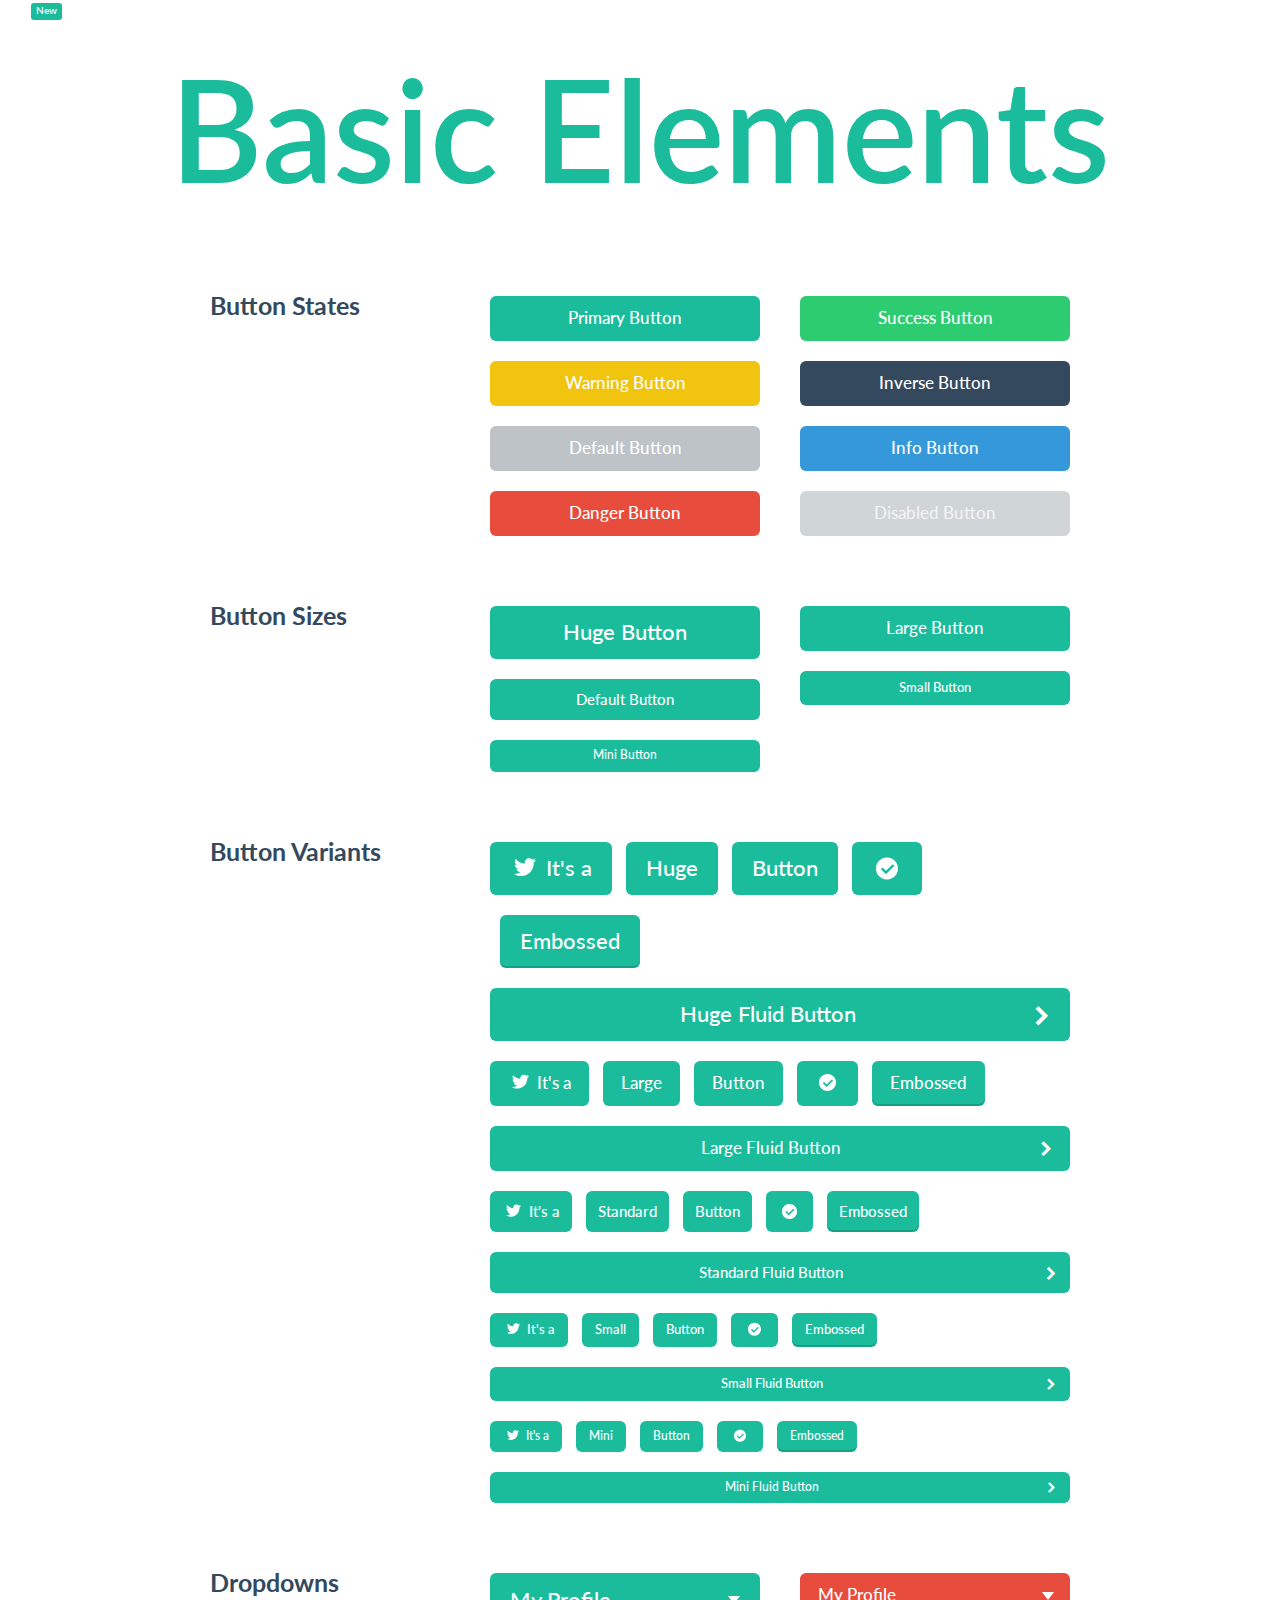
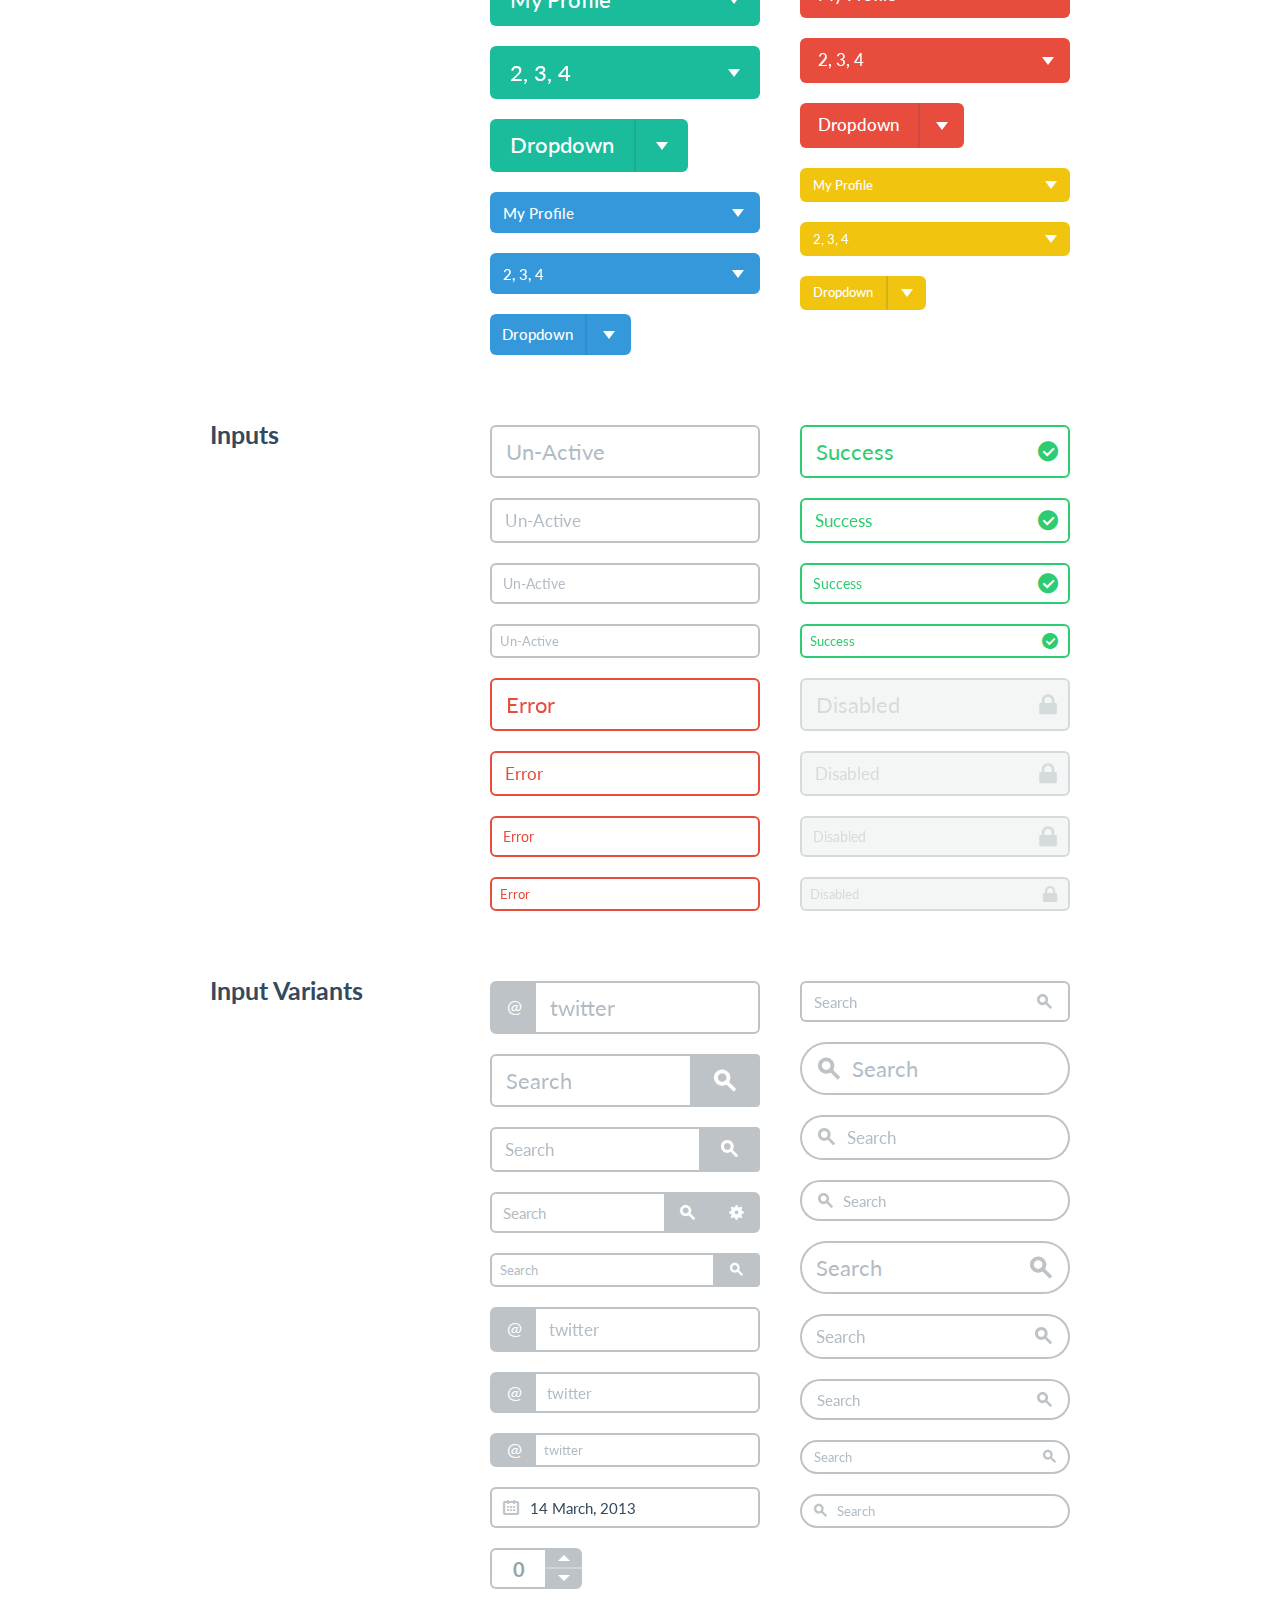
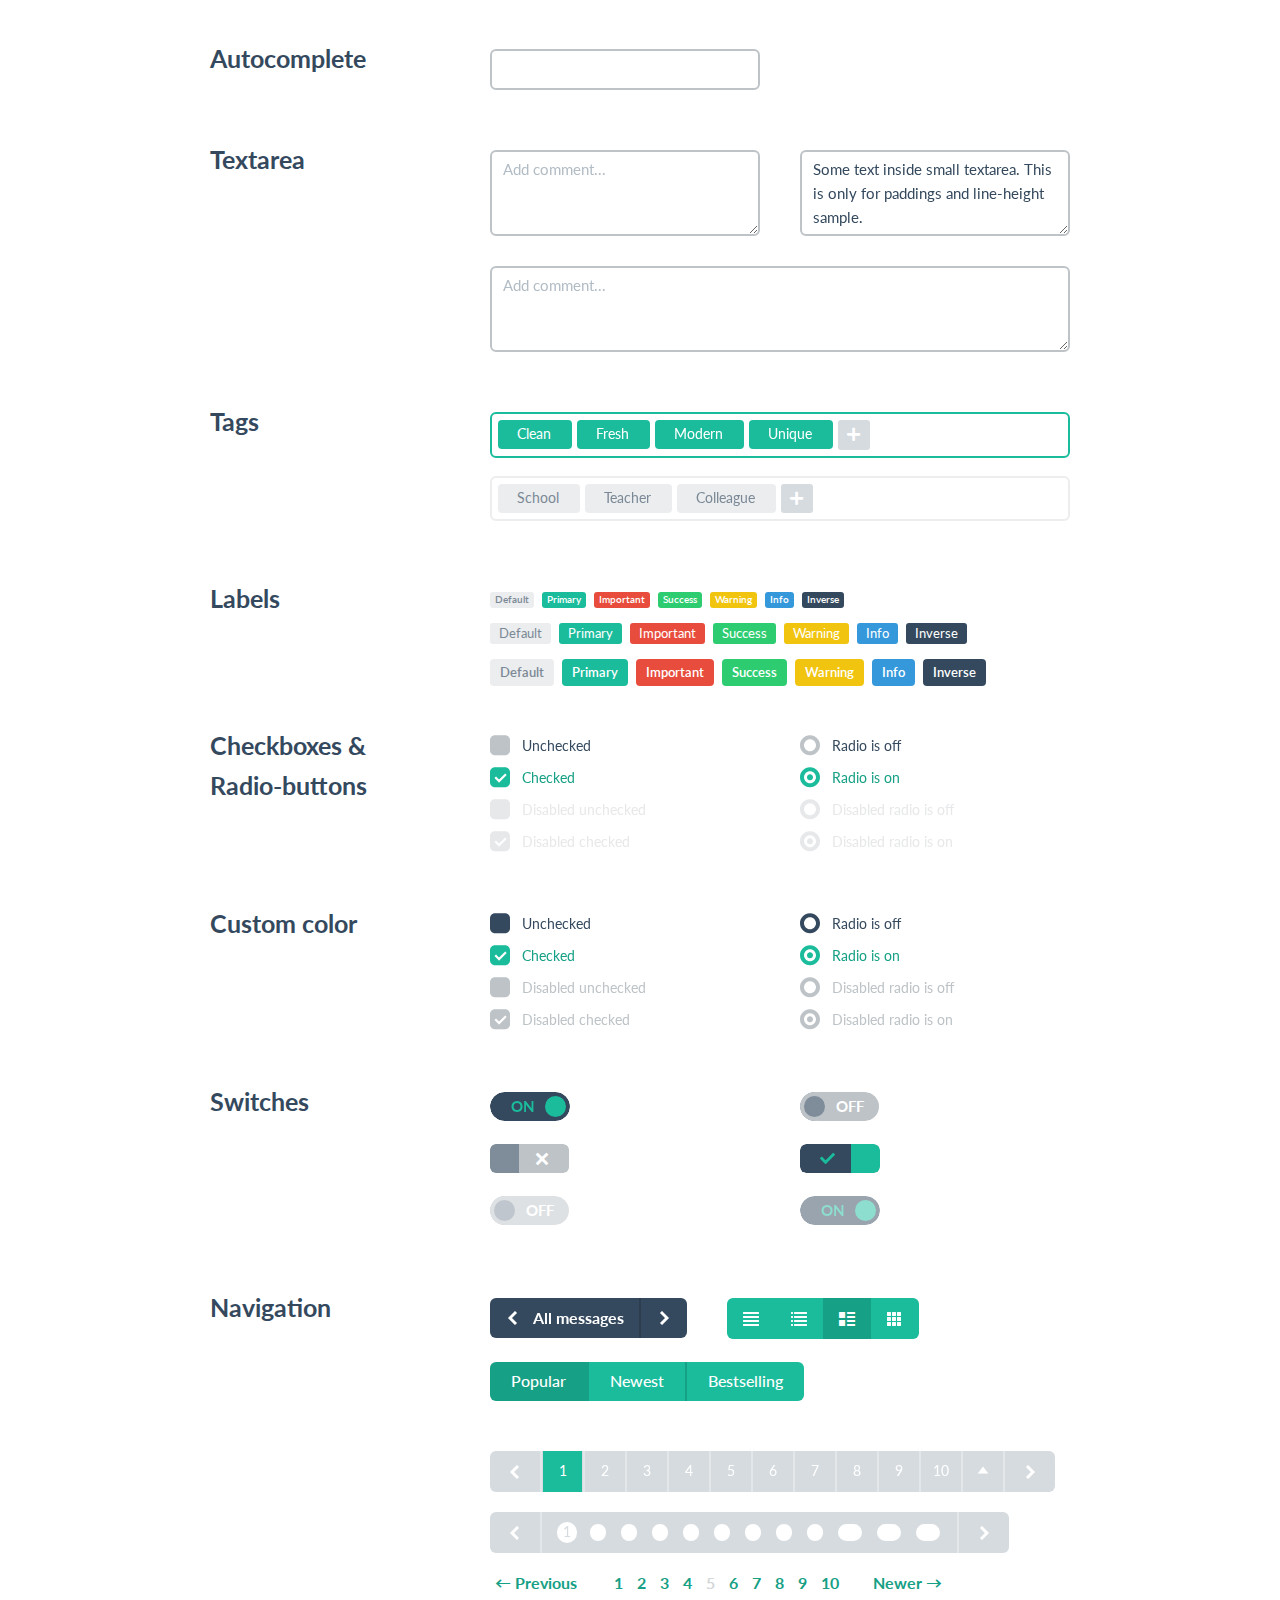
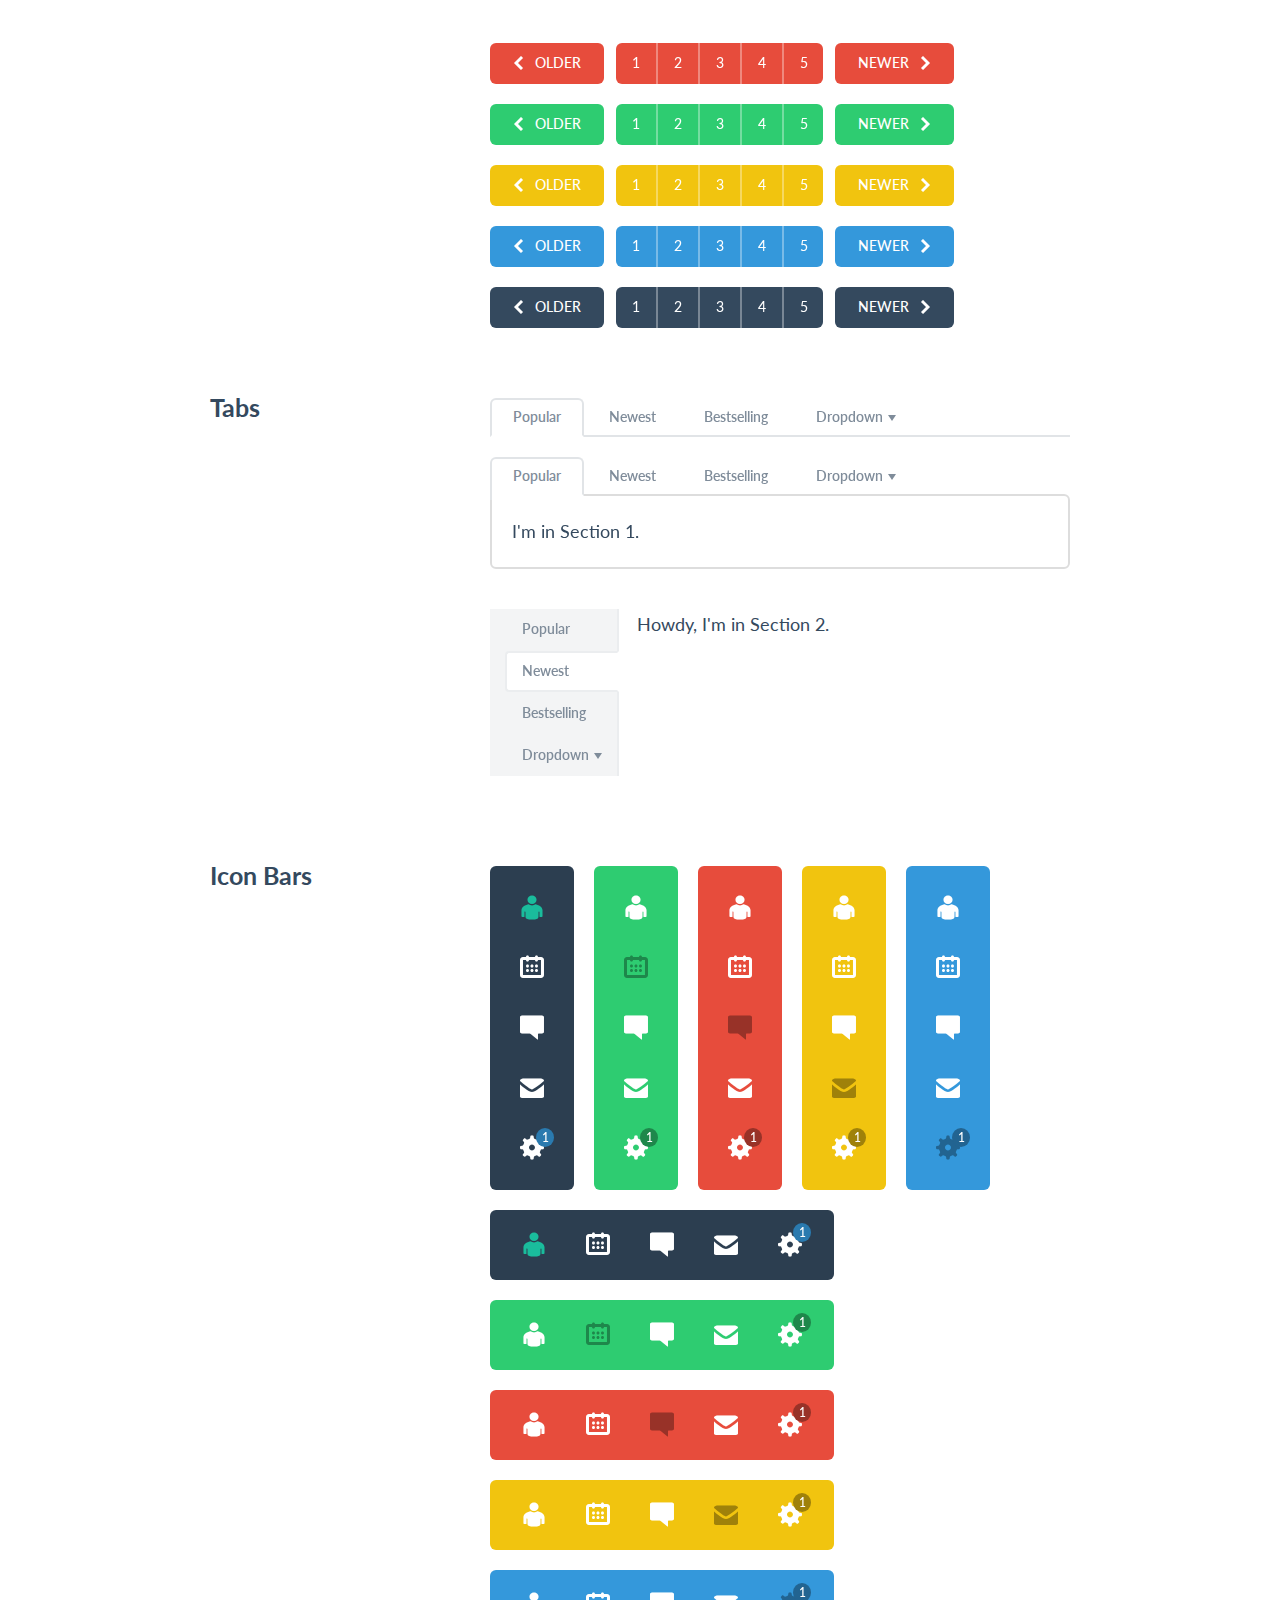
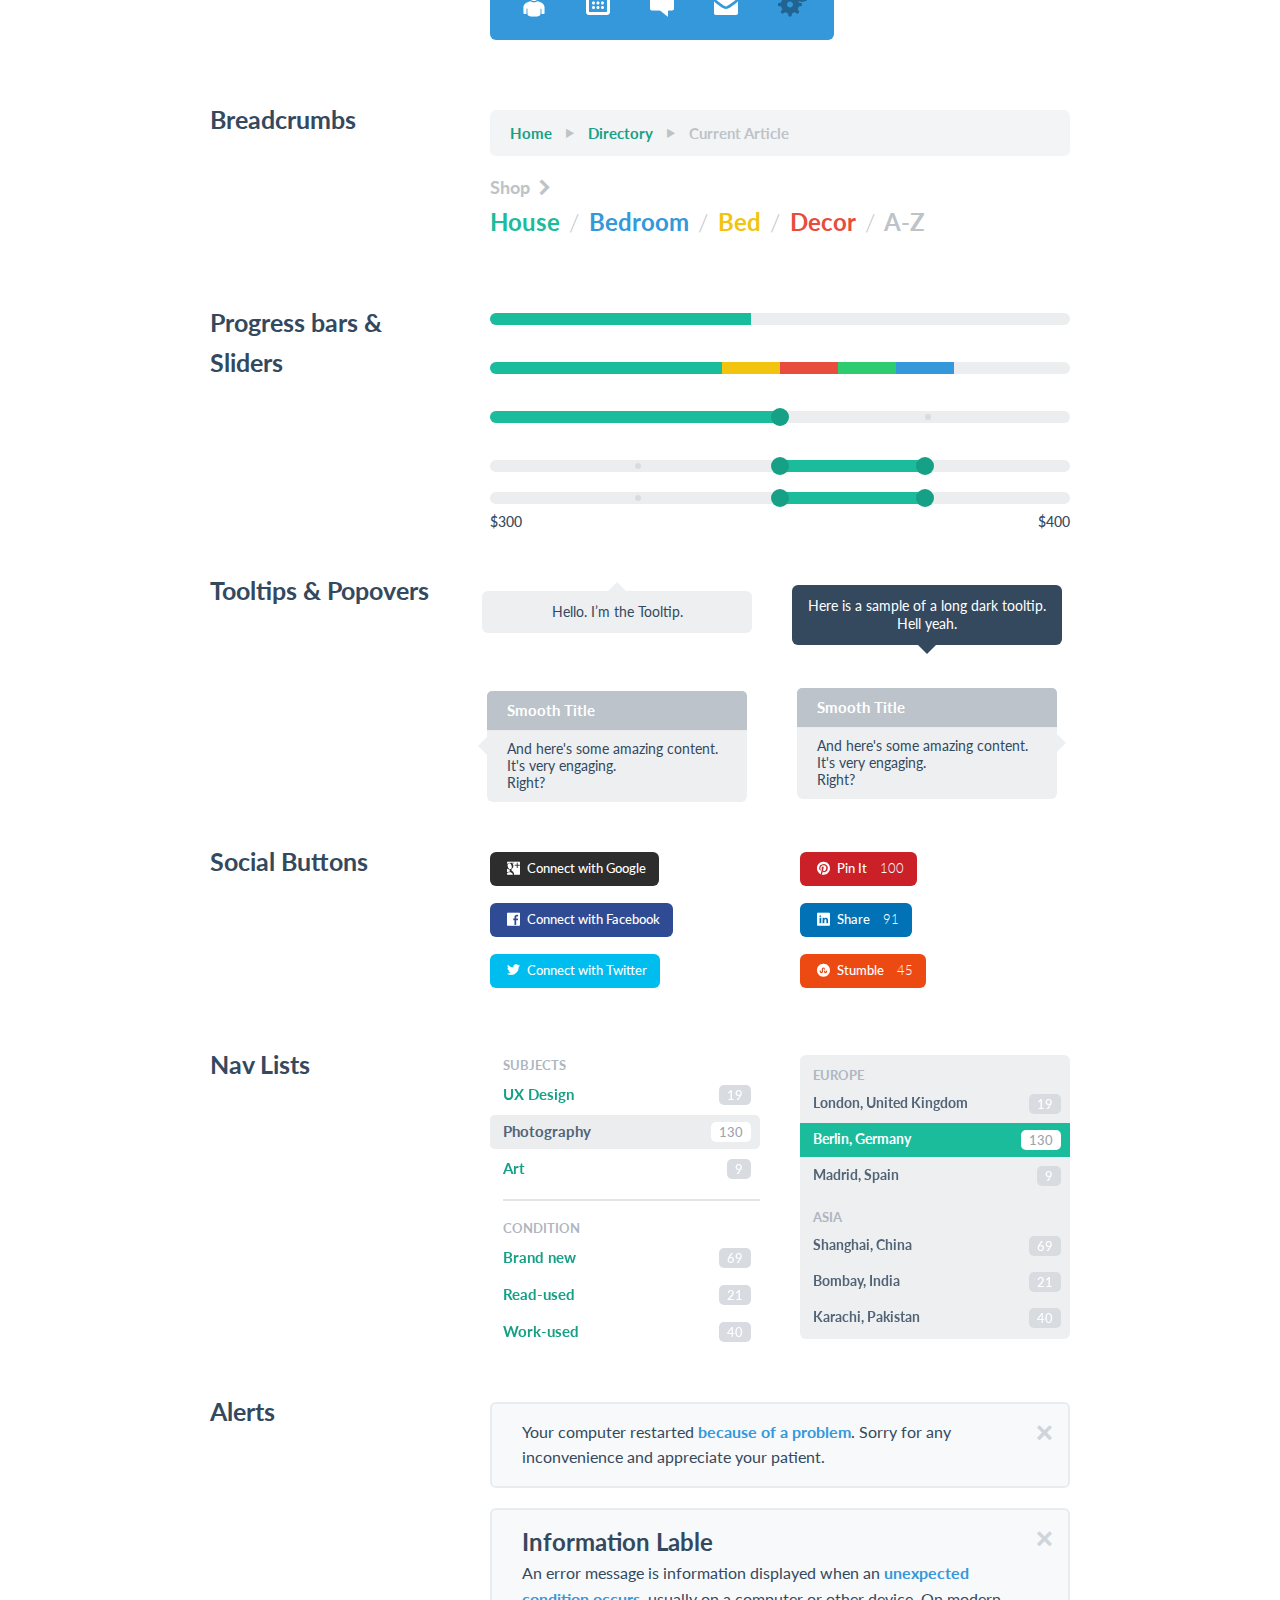
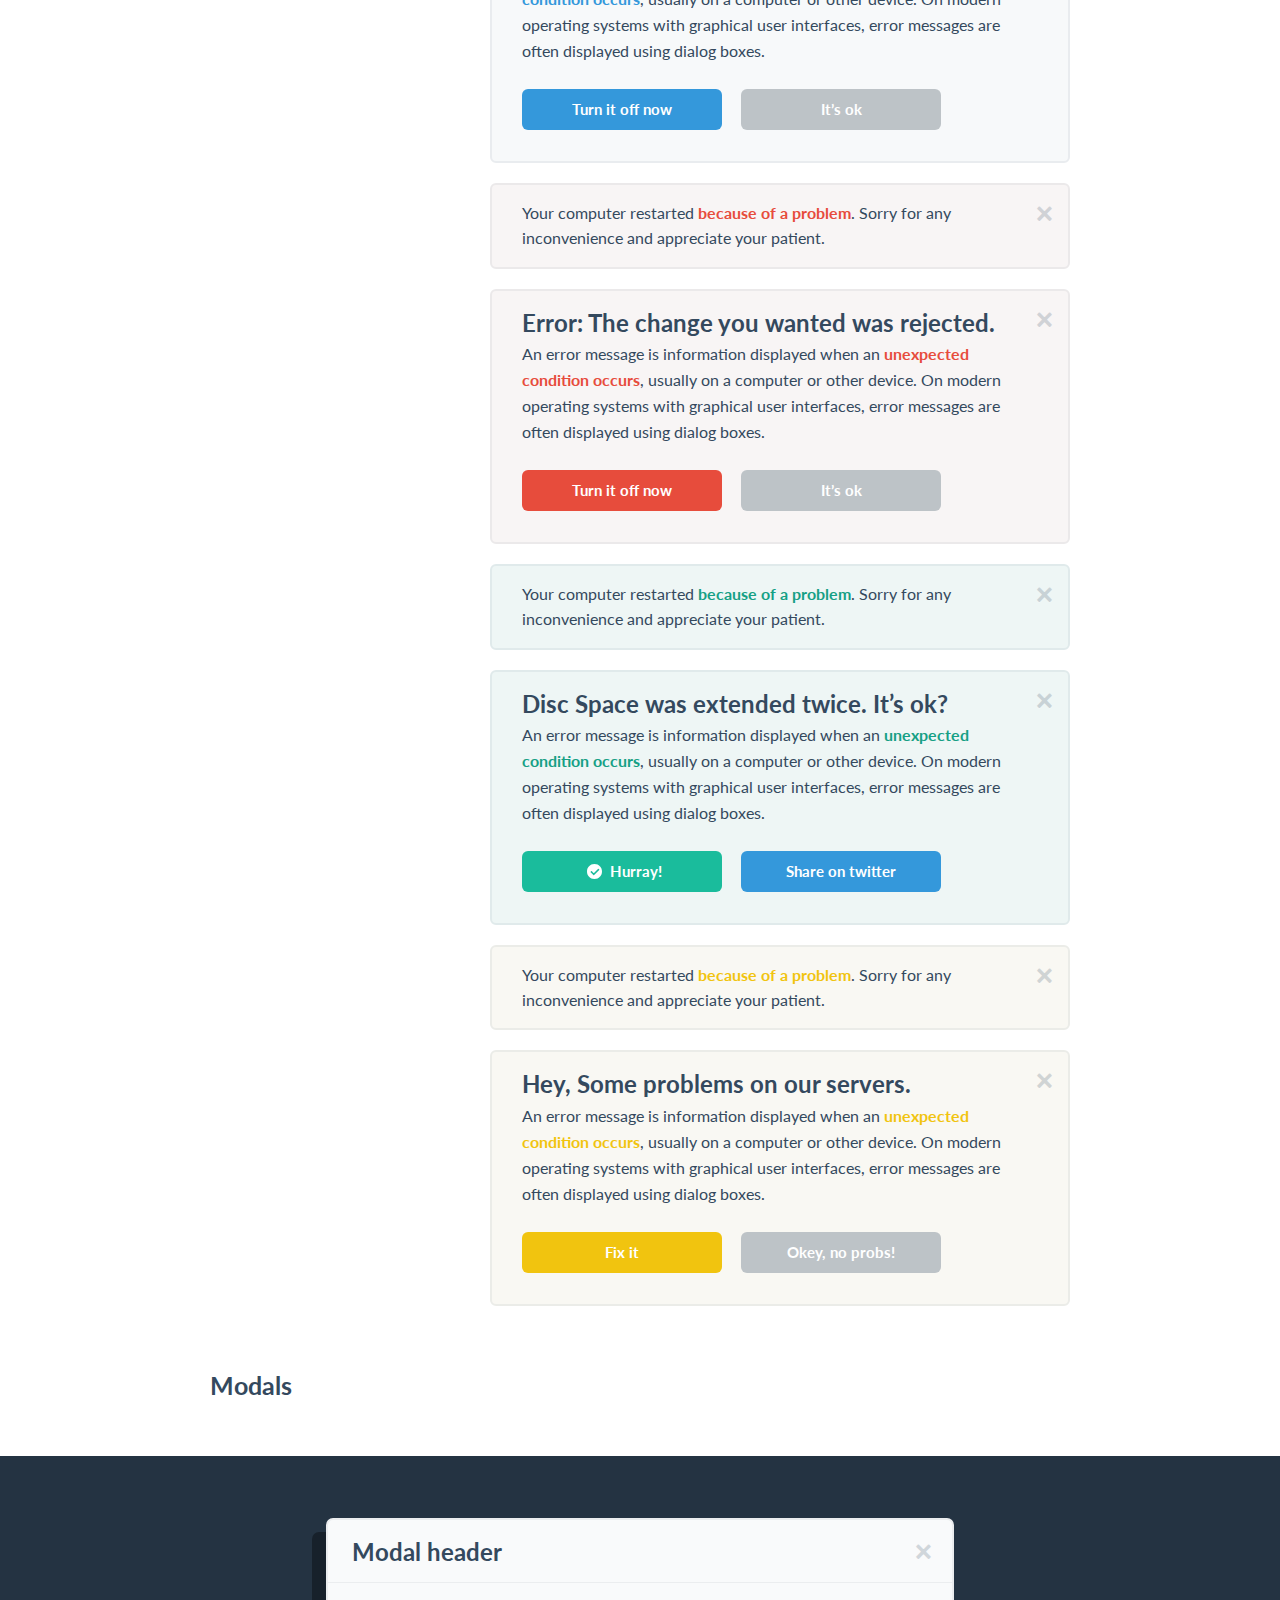
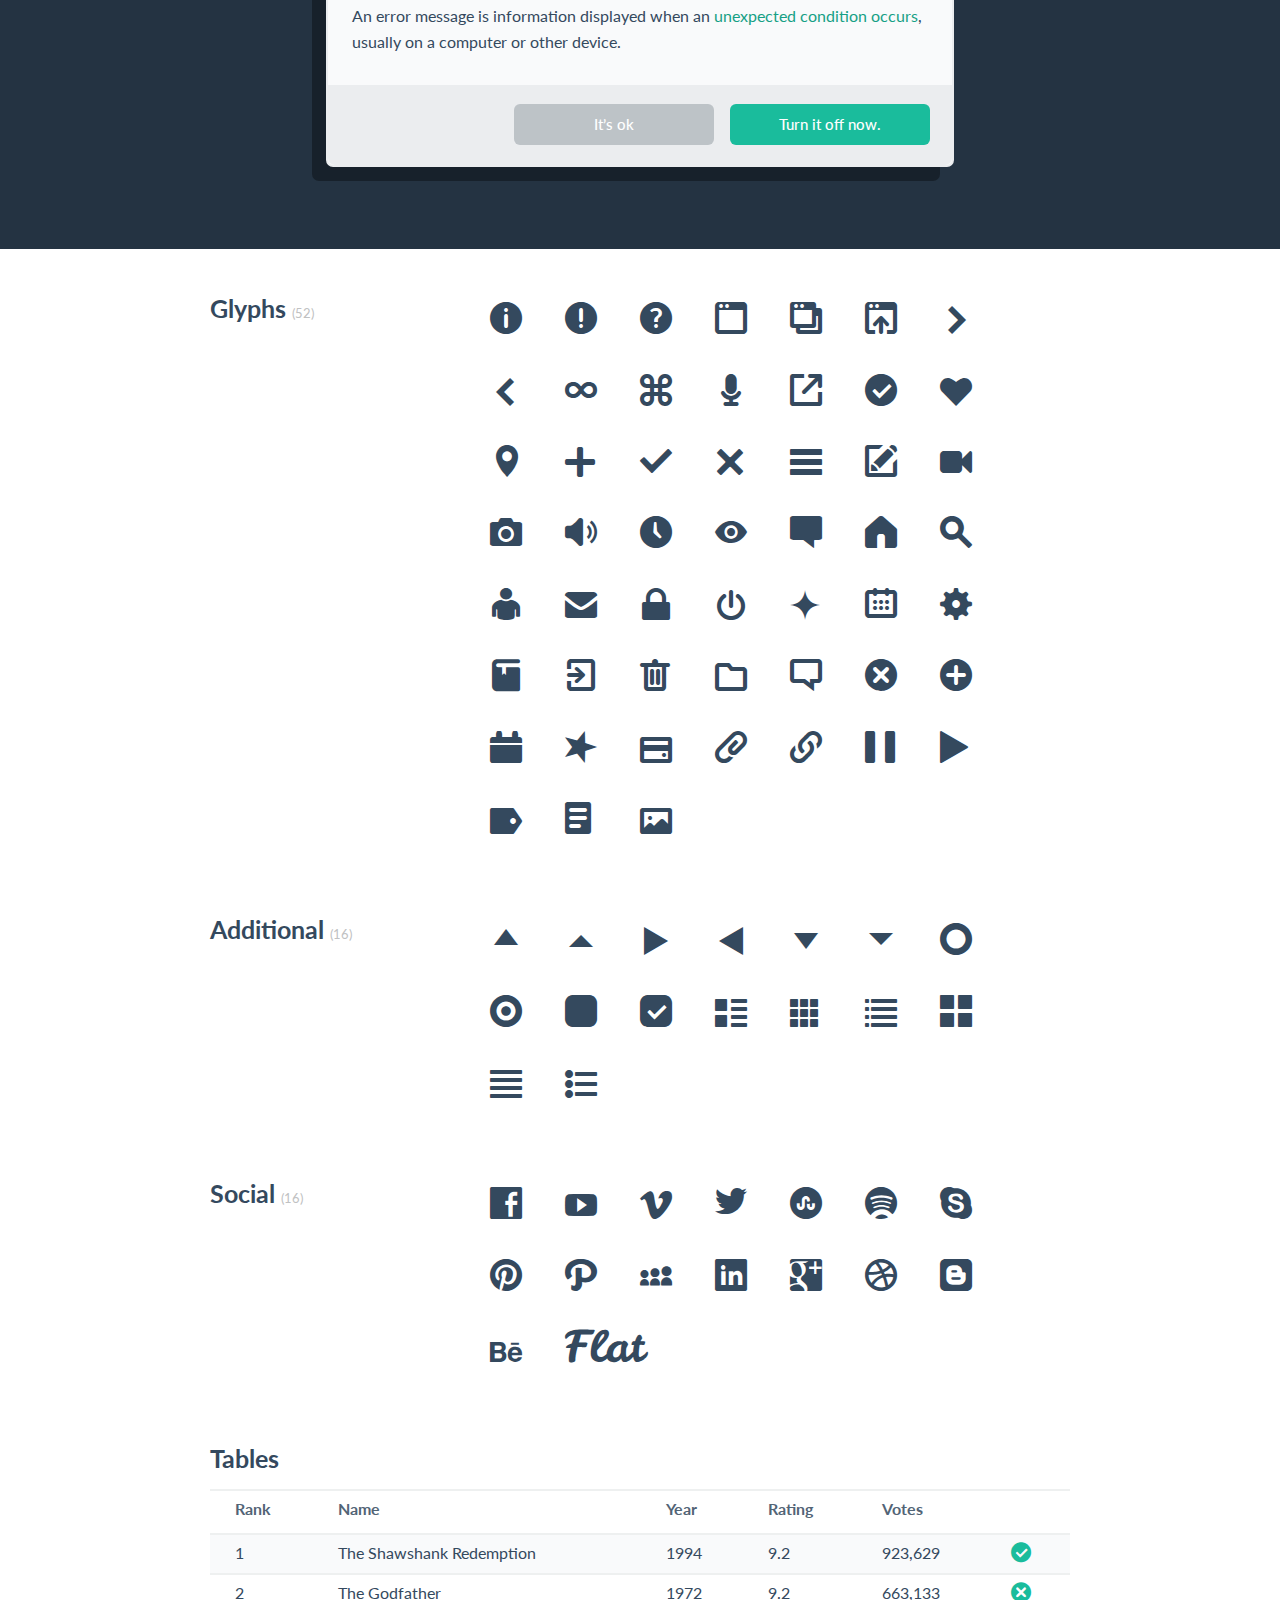
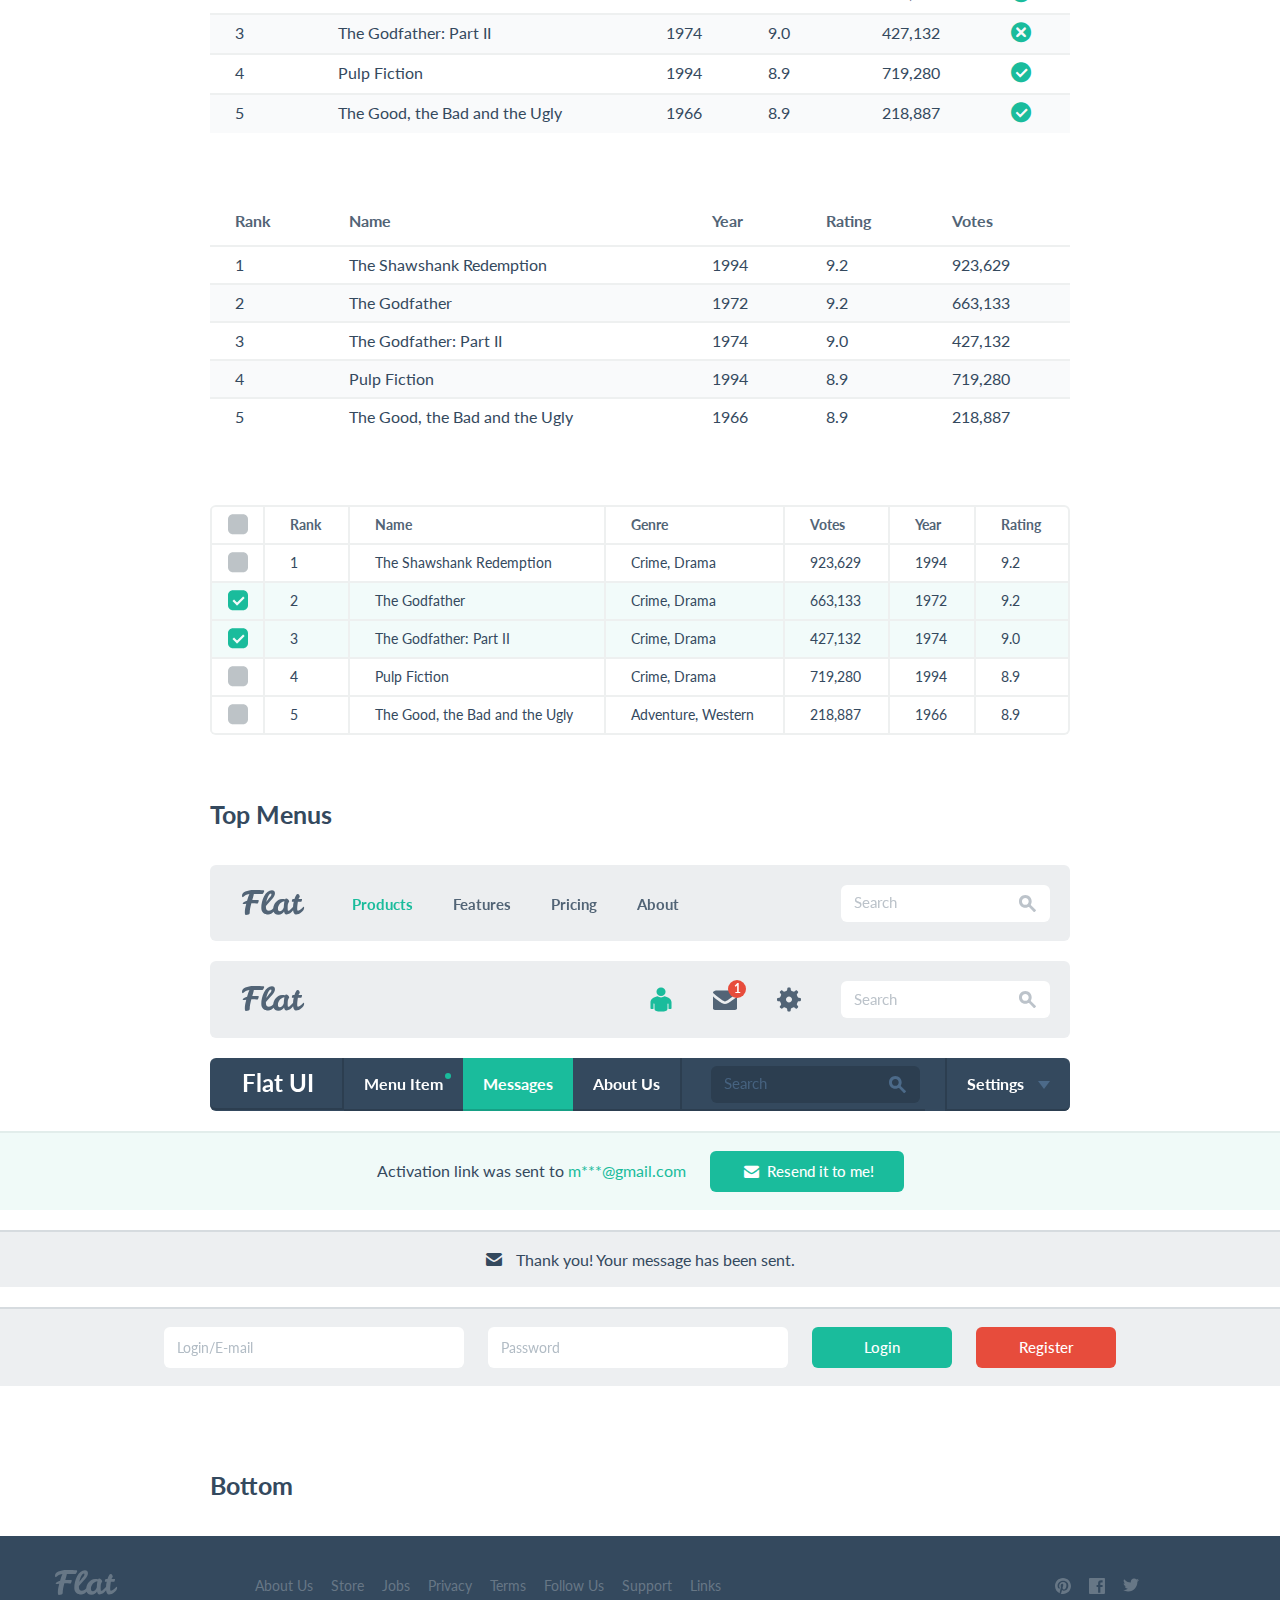
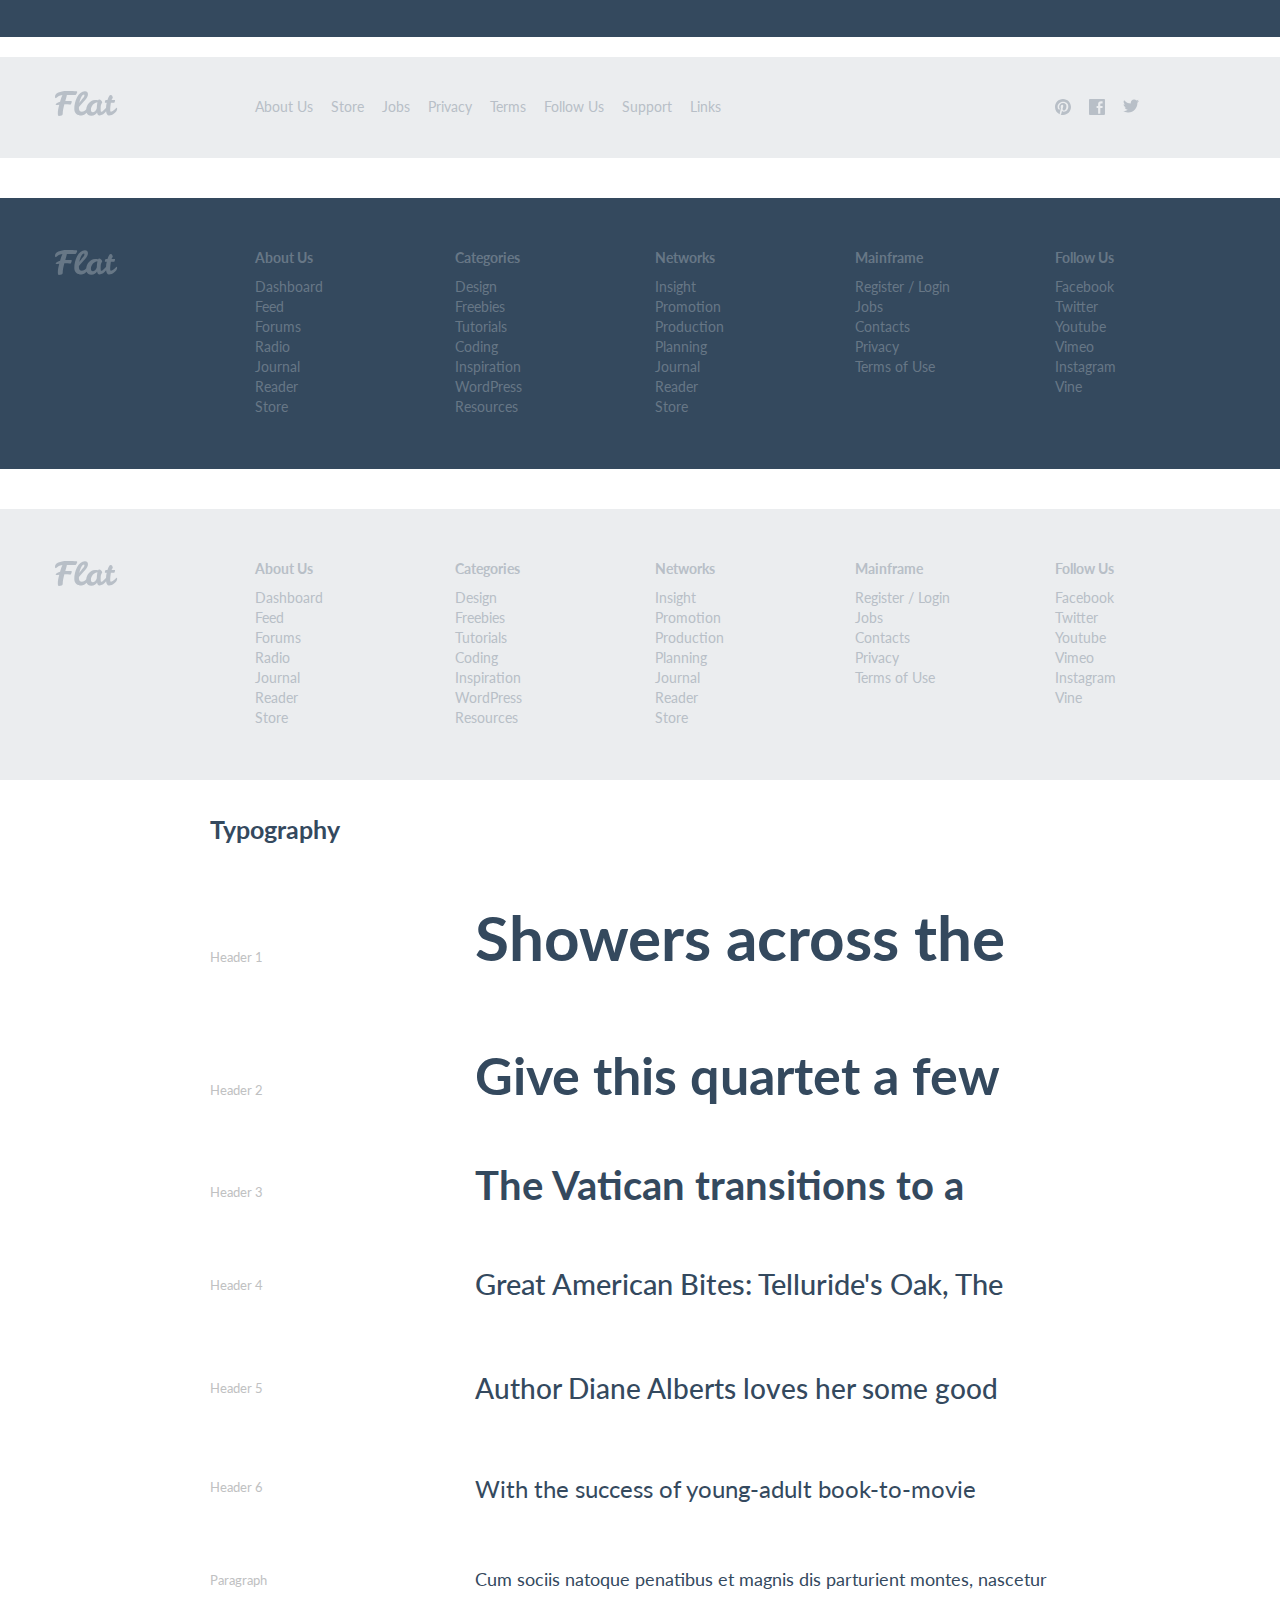
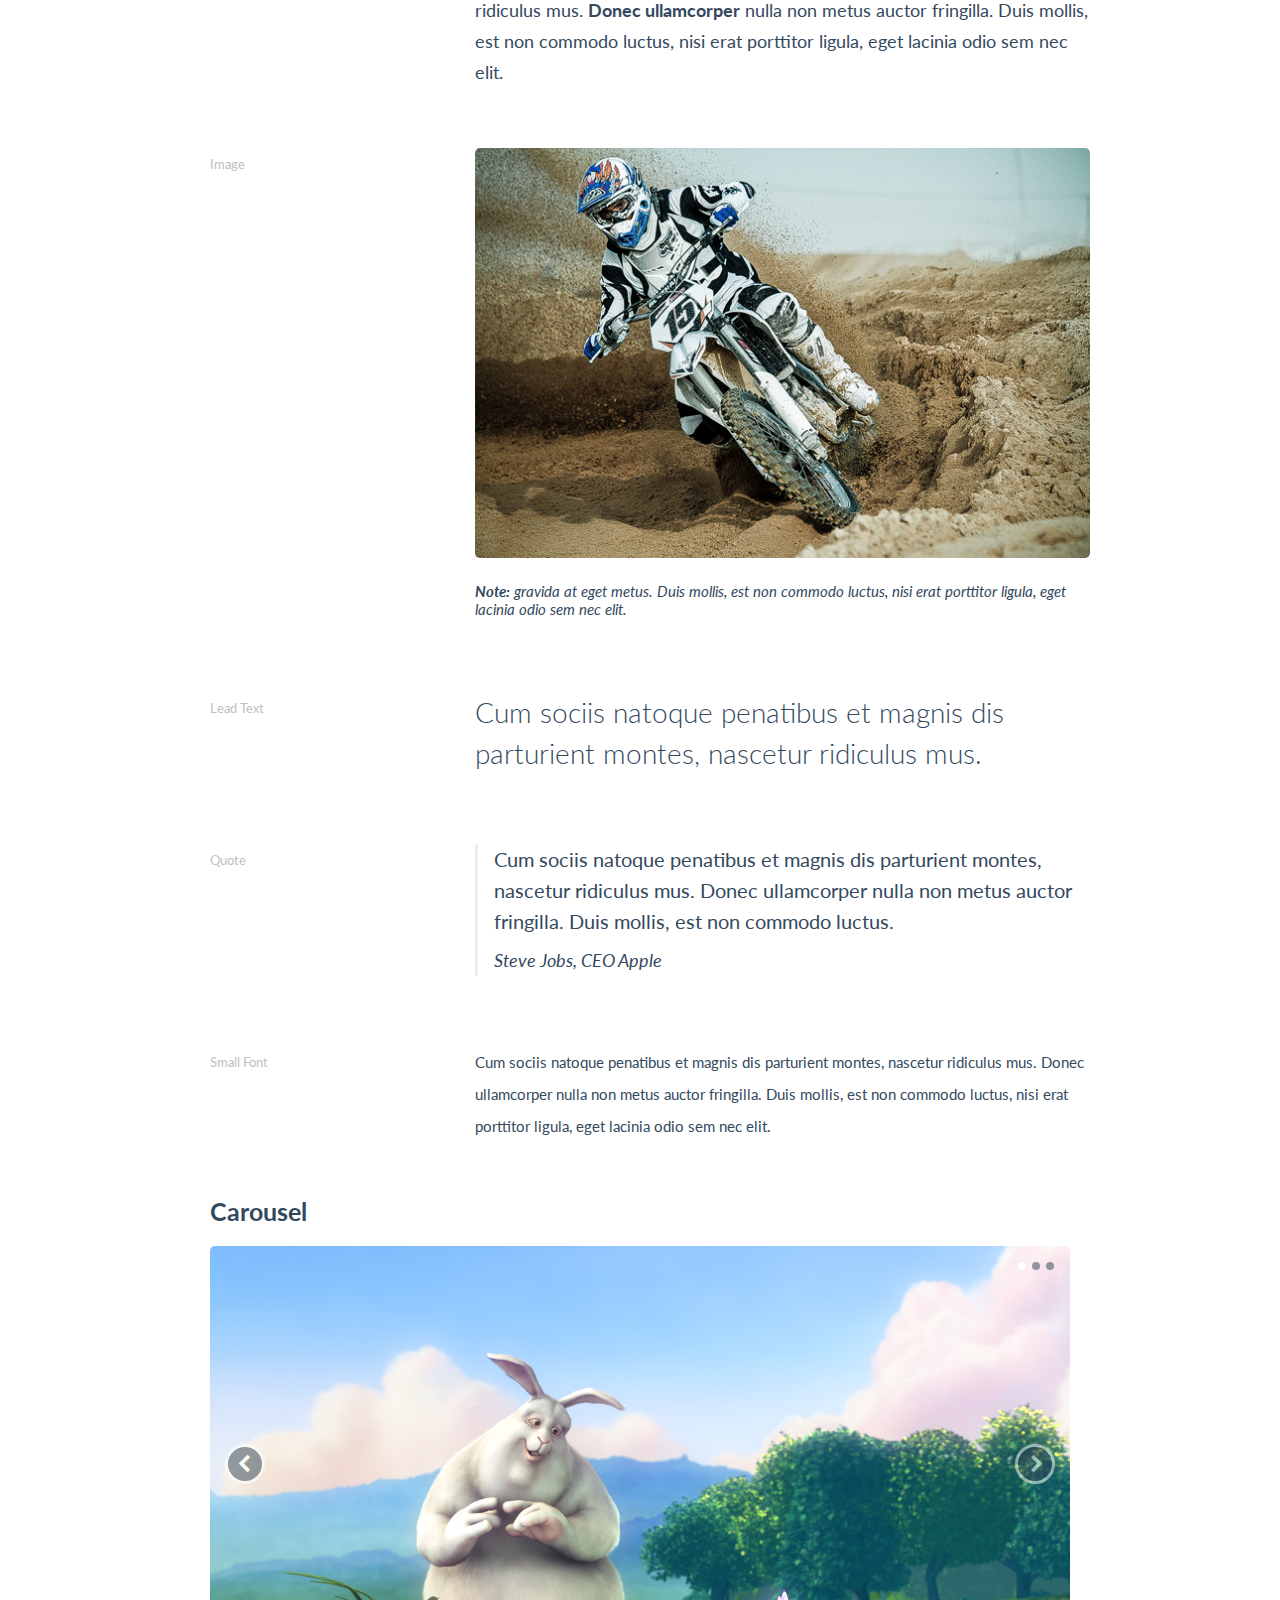
<file: inc/css/lib/flat-ui/index.html>
<!DOCTYPE html>
<html lang="en">
  <head>
    <meta charset="utf-8">
    <title>Flat UI</title>
    <meta name="viewport" content="width=device-width, initial-scale=1.0">

    <!-- Loading Bootstrap -->
    <link href="bootstrap/css/bootstrap.css" rel="stylesheet">
    <link href="bootstrap/css/bootstrap-responsive.css" rel="stylesheet">

    <!-- Loading Flat UI -->
    <link href="css/demo.css" rel="stylesheet">
    <link href="css/flat-ui.css" rel="stylesheet">

    <link rel="shortcut icon" href="images/favicon.ico">

    <!-- HTML5 shim, for IE6-8 support of HTML5 elements. All other JS at the end of file. -->
    <!--[if lt IE 9]>
      <script src="js/html5shiv.js"></script>
    <![endif]-->
  </head>
  <body>
  
    <h1 class="demo-headline">Basic Elements</h1>
    <div class="container">
      <div class="demo-row demo-buttons">
        <div class="demo-title">
          <h3 class="demo-panel-title">Button States</h3>
        </div>

        <div class="demo-col">
          <a href="#fakelink" class="btn btn-large btn-block btn-primary">Primary Button</a>
          <a href="#fakelink" class="btn btn-large btn-block btn-warning">Warning Button</a>
          <a href="#fakelink" class="btn btn-large btn-block">Default Button</a>
          <a href="#fakelink" class="btn btn-large btn-block btn-danger">Danger Button</a>
        </div>

        <div class="demo-col">
          <a href="#fakelink" class="btn btn-large btn-block btn-success">Success Button</a>
          <a href="#fakelink" class="btn btn-large btn-block btn-inverse">Inverse Button</a>
          <a href="#fakelink" class="btn btn-large btn-block btn-info">Info Button</a>
          <a href="#fakelink" class="btn btn-large btn-block disabled">Disabled Button</a>
        </div>
      </div> <!-- /row -->

      <div class="demo-row demo-buttons">
        <div class="demo-title">
          <h3 class="demo-panel-title">Button Sizes</h3>
        </div>

        <div class="demo-col">
          <a href="#fakelink" class="btn btn-huge btn-block btn-primary">Huge Button</a>
          <a href="#fakelink" class="btn btn-block btn-primary">Default Button</a>
          <a href="#fakelink" class="btn btn-mini btn-block btn-primary">Mini Button</a>
        </div>

        <div class="demo-col">
          <a href="#fakelink" class="btn btn-large btn-block btn-primary">Large Button</a>
          <a href="#fakelink" class="btn btn-small btn-block btn-primary">Small Button</a>
        </div>
      </div> <!-- /row -->

      <div class="demo-row demo-buttons">
        <div class="demo-title">
          <h3 class="demo-panel-title">Button Variants</h3>
        </div>

        <div class="demo-content">
          <a href="#fakelink" class="btn btn-huge btn-primary">
            <i class="fui-twitter"></i>
            It's a
          </a>
          <a href="#fakelink" class="btn btn-huge btn-primary mhm">
            Huge
          </a>
          <a href="#fakelink" class="btn btn-huge btn-primary">
            Button
          </a>
          <a href="#fakelink" class="btn btn-huge btn-primary mlm">
            <i class="fui-check-inverted"></i>
          </a>
          <a href="#fakelink" class="btn btn-huge btn-primary btn-embossed mlm">
            Embossed
          </a>
          <a href="#fakelink" class="btn btn-huge btn-primary btn-block">
            Huge Fluid Button
            <i class="fui-arrow-right pull-right"></i>
          </a>

          <a href="#fakelink" class="btn btn-large btn-primary">
            <i class="fui-twitter"></i>
            It's a
          </a>
          <a href="#fakelink" class="btn btn-large btn-primary mhm">Large</a>
          <a href="#fakelink" class="btn btn-large btn-primary">
            Button
          </a>
          <a href="#fakelink" class="btn btn-large btn-primary mlm">
            <i class="fui-check-inverted"></i>
          </a>
          <a href="#fakelink" class="btn btn-large btn-primary btn-embossed mlm">
            Embossed
          </a>
          <a href="#fakelink" class="btn btn-large btn-primary btn-block">
            Large Fluid Button
            <i class="fui-arrow-right pull-right"></i>
          </a>
          <a href="#fakelink" class="btn btn-primary">
            <i class="fui-twitter"></i>
            It's a
          </a>
          <a href="#fakelink" class="btn btn-primary mhm">
            Standard
          </a>
          <a href="#fakelink" class="btn btn-primary">
            Button
          </a>
          <a href="#fakelink" class="btn btn-primary mlm">
            <i class="fui-check-inverted"></i>
          </a>
          <a href="#fakelink" class="btn btn-primary btn-embossed mlm">
            Embossed
          </a>
          <a href="#fakelink" class="btn btn-primary btn-block">
            Standard Fluid Button
            <i class="fui-arrow-right pull-right"></i>
          </a>

          <a href="#fakelink" class="btn btn-small btn-primary">
            <i class="fui-twitter"></i>
            It's a
          </a>
          <a href="#fakelink" class="btn btn-small btn-primary mhm">Small</a>
          <a href="#fakelink" class="btn btn-small btn-primary">
            Button
          </a>
          <a href="#fakelink" class="btn btn-small btn-primary mlm">
            <i class="fui-check-inverted"></i>
          </a>
          <a href="#fakelink" class="btn btn-small btn-primary btn-embossed mlm">
            Embossed
          </a>
          <a href="#fakelink" class="btn btn-small btn-primary btn-block">
            Small Fluid Button
            <i class="fui-arrow-right pull-right"></i>
          </a>

          <a href="#fakelink" class="btn btn-mini btn-primary">
            <i class="fui-twitter"></i>
            It's a
          </a>
          <a href="#fakelink" class="btn btn-mini btn-primary mhm">Mini</a>
          <a href="#fakelink" class="btn btn-mini btn-primary">
            Button
          </a>
          <a href="#fakelink" class="btn btn-mini btn-primary mlm">
            <i class="fui-check-inverted"></i>
          </a>
          <a href="#fakelink" class="btn btn-mini btn-primary btn-embossed mlm">
            Embossed
          </a>
          <a href="#fakelink" class="btn btn-mini btn-primary btn-block">
            Mini Fluid Button
            <i class="fui-arrow-right pull-right"></i>
          </a>
        </div>
      </div> <!-- /row -->

      <div class="demo-row">
        <div class="demo-title">
          <h3 class="demo-panel-title">Dropdowns</h3>
        </div>

        <div class="demo-col">
          <select name="huge" class="select-block mbl">
            <optgroup label="Profile">
              <option value="0">My Profile</option>
              <option value="1">My Friends</option>
            </optgroup>
            <optgroup label="System">
              <option value="2">Messages</option>
              <option value="3">My Settings</option>
              <option value="4" class="highlighted fui-lock">Logout</option>
            </optgroup>
          </select>

          <select multiple="multiple" name="huge" class="select-block mbl">
            <option value="0">1</option>
            <option value="1" selected>2</option>
            <option value="2" selected>3</option>
            <option value="3" selected>4</option>
            <option value="4">5</option>
          </select>

          <div class="mbl">
            <div class="btn-group">
              <i class="dropdown-arrow dropdown-arrow-inverse"></i>
              <button class="btn btn-primary btn-huge">Dropdown</button>
              <button class="btn btn-primary btn-huge dropdown-toggle" data-toggle="dropdown">
                <span class="caret"></span>
              </button>
              <ul class="dropdown-menu dropdown-inverse">
                <li><a href="#fakelink">Sub Menu Element</a></li>
                <li><a href="#fakelink">Sub Menu Element</a></li>
                <li><a href="#fakelink">Sub Menu Element</a></li>
              </ul>
            </div>
          </div>

          <select name="info" class="select-block mbl">
            <optgroup label="Profile">
              <option value="0">My Profile</option>
              <option value="1">My Friends</option>
            </optgroup>
            <optgroup label="System">
              <option value="2">Messages</option>
              <option value="3">My Settings</option>
              <option value="4" class="highlighted fui-lock">Logout</option>
            </optgroup>
          </select>

          <div class="mbl">
            <select multiple="multiple" name="info" class="select-block">
              <option value="0">1</option>
              <option value="1" selected>2</option>
              <option value="2" selected>3</option>
              <option value="3" selected>4</option>
              <option value="4">5</option>
            </select>
          </div>

          <div class="mbl">
            <div class="btn-group">
              <i class="dropdown-arrow dropdown-arrow-inverse"></i>
              <button class="btn btn-info">Dropdown</button>
              <button class="btn btn-info dropdown-toggle" data-toggle="dropdown">
                <span class="caret"></span>
              </button>
              <ul class="dropdown-menu dropdown-inverse">
                <li><a href="#fakelink">Sub Menu Element</a></li>
                <li><a href="#fakelink">Sub Menu Element</a></li>
                <li><a href="#fakelink">Sub Menu Element</a></li>
              </ul>
            </div>
          </div>
        </div>

        <div class="demo-col">
          <select name="large" class="select-block mbl">
            <optgroup label="Profile">
              <option value="0">My Profile</option>
              <option value="1">My Friends</option>
            </optgroup>
            <optgroup label="System">
              <option value="2">Messages</option>
              <option value="3">My Settings</option>
              <option value="4" class="highlighted fui-lock">Logout</option>
            </optgroup>
          </select>

          <div class="mbl">
            <select multiple="multiple" name="large" class="select-block">
              <option value="0">1</option>
              <option value="1" selected>2</option>
              <option value="2" selected>3</option>
              <option value="3" selected>4</option>
              <option value="4">5</option>
            </select>
          </div>

          <div class="mbl">
            <div class="btn-group">
              <i class="dropdown-arrow dropdown-arrow-inverse"></i>
              <button class="btn btn-danger btn-large">Dropdown</button>
              <button class="btn btn-danger btn-large dropdown-toggle" data-toggle="dropdown">
                <span class="caret"></span>
              </button>
              <ul class="dropdown-menu dropdown-inverse">
                <li><a href="#fakelink">Sub Menu Element</a></li>
                <li><a href="#fakelink">Sub Menu Element</a></li>
                <li><a href="#fakelink">Sub Menu Element</a></li>
              </ul>
            </div>
          </div>

          <select name="small" class="select-block mbl">
            <optgroup label="Profile">
              <option value="0">My Profile</option>
              <option value="1">My Friends</option>
            </optgroup>
            <optgroup label="System">
              <option value="2">Messages</option>
              <option value="3">My Settings</option>
              <option value="4" class="highlighted fui-lock">Logout</option>
            </optgroup>
          </select>

          <div class="mbl">
            <select multiple="multiple" name="small" class="select-block">
              <option value="0">1</option>
              <option value="1" selected>2</option>
              <option value="2" selected>3</option>
              <option value="3" selected>4</option>
              <option value="4">5</option>
            </select>
          </div>

          <div class="mbl">
            <div class="btn-group">
              <i class="dropdown-arrow dropdown-arrow-inverse"></i>
              <button class="btn btn-warning btn-small">Dropdown</button>
              <button class="btn btn-warning btn-small dropdown-toggle" data-toggle="dropdown">
                <span class="caret"></span>
              </button>
              <ul class="dropdown-menu dropdown-inverse">
                <li><a href="#fakelink">Sub Menu Element</a></li>
                <li><a href="#fakelink">Sub Menu Element</a></li>
                <li><a href="#fakelink">Sub Menu Element</a></li>
              </ul>
            </div>
          </div>
        </div>
      </div> <!-- /row -->

      <div class="demo-row demo-inputs">
        <div class="demo-title">
          <h3 class="demo-panel-title">Inputs</h3>
        </div>
        <div class="demo-col">
          <div class="control-group huge">
            <input type="text" value="" placeholder="Un-Active" class="span3">
          </div>
          <div class="control-group large">
            <input type="text" value="" placeholder="Un-Active" class="span3">
          </div>
          <div class="control-group">
            <input type="text" value="" placeholder="Un-Active" class="span3">
          </div>
          <div class="control-group small">
            <input type="text" value="" placeholder="Un-Active" class="span3">
          </div>
          <div class="control-group error huge">
            <input type="text" value="Error" class="span3">
          </div>
          <div class="control-group error large">
            <input type="text" value="Error" class="span3">
          </div>
          <div class="control-group error">
            <input type="text" value="Error" class="span3">
          </div>
          <div class="control-group error small">
            <input type="text" value="Error" class="span3">
          </div>
        </div>

        <div class="demo-col">
          <div class="control-group success huge">
            <input type="text" value="Success" class="span3">
            <i class="input-icon fui-check-inverted"></i>
          </div>
          <div class="control-group success large">
            <input type="text" value="Success" class="span3">
            <i class="input-icon fui-check-inverted"></i>
          </div>
          <div class="control-group success">
            <input type="text" value="Success" class="span3">
            <i class="input-icon fui-check-inverted"></i>
          </div>
          <div class="control-group success small">
            <input type="text" value="Success" class="span3">
            <i class="input-icon fui-check-inverted"></i>
          </div>
          <div class="control-group huge disabled">
            <input type="text" value="Disabled" disabled="disabled" class="span3">
            <i class="input-icon fui-lock"></i>
          </div>
          <div class="control-group large disabled">
            <input type="text" value="Disabled" disabled="disabled" class="span3">
            <i class="input-icon fui-lock"></i>
          </div>
          <div class="control-group disabled">
            <input type="text" value="Disabled" disabled="disabled" class="span3">
            <i class="input-icon fui-lock"></i>
          </div>
          <div class="control-group small disabled">
            <input type="text" value="Disabled" disabled="disabled" class="span3">
            <i class="input-icon fui-lock"></i>
          </div>
        </div>
      </div><!-- /row -->

      <div class="demo-row">
        <div class="demo-title">
          <h3 class="demo-panel-title">Input Variants</h3>
        </div>
        <div class="demo-col">
          <div class="control-group huge">
            <div class="input-prepend">
              <span class="add-on">@</span>
              <input class="span2" id="prependedInput-01" type="text" placeholder="twitter">
            </div>
          </div>
          <div class="control-group huge">
            <div class="input-append">
              <input class="span2" id="appendedInputButton-01" type="text" placeholder="Search">
              <button class="btn btn-huge" type="button"><span class="fui-search"></span></button>
            </div>
          </div>
          <div class="control-group large">
            <div class="input-append">
              <input class="span2" id="appendedInputButton-02" type="text" placeholder="Search">
              <button class="btn btn-large" type="button"><span class="fui-search"></span></button>
            </div>
          </div>
          <div class="control-group">
            <div class="input-append">
              <input class="span2" id="appendedInputButton-03" type="text" placeholder="Search">
              <div class="btn-group">
                <button class="btn" type="button"><span class="fui-search"></span></button>
                <button class="btn" type="button"><span class="fui-gear"></span></button>
              </div>
            </div>
          </div>
          <div class="control-group small">
            <div class="input-append">
              <input class="span2" id="appendedInputButton-04" type="text" placeholder="Search">
              <button class="btn btn-small" type="button"><span class="fui-search"></span></button>
            </div>
          </div>
          <div class="control-group large">
            <div class="input-prepend">
              <span class="add-on">@</span>
              <input class="span2" id="prependedInput-02" type="text" placeholder="twitter">
            </div>
          </div>
          <div class="control-group">
            <div class="input-prepend">
              <span class="add-on">@</span>
              <input class="span2" id="prependedInput-03" type="text" placeholder="twitter">
            </div>
          </div>
          <div class="control-group small">
            <div class="input-prepend">
              <span class="add-on">@</span>
              <input class="span2" id="prependedInput-04" type="text" placeholder="twitter">
            </div>
          </div>
          <div class="control-group">
            <div class="input-prepend input-datepicker">
              <button type="button" class="btn"><span class="fui-calendar"></span></button>
              <input type="text" class="span2" value="14 March, 2013" id="datepicker-01">
            </div>
          </div>
          <div class="control-group">
            <input type="text" id="spinner-01" placeholder="" value="0" class="spinner">
          </div>
        </div>

        <div class="demo-col">
          <form class="form-search">
            <div class="input-append">
              <input type="text" class="span2 search-query" placeholder="Search" id="search-query-1">
              <button type="submit" class="btn"><span class="fui-search"></span></button>
            </div>
          </form>
          <form class="form-search">
            <div class="input-prepend">
              <button type="submit" class="btn btn-huge"><span class="fui-search"></span></button>
              <input type="text" class="span2 huge search-query search-query-rounded" placeholder="Search" id="search-query-2">
            </div>
          </form>
          <form class="form-search">
            <div class="input-prepend">
              <button type="submit" class="btn btn-large"><span class="fui-search"></span></button>
              <input type="text" class="span2 large search-query search-query-rounded" placeholder="Search" id="search-query-3">
            </div>
          </form>
          <form class="form-search">
            <div class="input-prepend">
              <button type="submit" class="btn"><span class="fui-search"></span></button>
              <input type="text" class="span2 search-query search-query-rounded" placeholder="Search" id="search-query-4">
            </div>
          </form>
          <form class="form-search">
            <div class="input-append">
              <input type="text" class="span2 huge search-query search-query-rounded" placeholder="Search" id="search-query-5">
              <button type="submit" class="btn btn-huge"><span class="fui-search"></span></button>
            </div>
          </form>
          <form class="form-search">
            <div class="input-append">
              <input type="text" class="span2 large search-query search-query-rounded" placeholder="Search" id="search-query-6">
              <button type="submit" class="btn btn-large"><span class="fui-search"></span></button>
            </div>
          </form>
          <form class="form-search">
            <div class="input-append">
              <input type="text" class="span2 search-query search-query-rounded" placeholder="Search" id="search-query-7">
              <button type="submit" class="btn"><span class="fui-search"></span></button>
            </div>
          </form>
          <form class="form-search">
            <div class="input-append">
              <input type="text" class="span2 small search-query search-query-rounded" placeholder="Search" id="search-query-8">
              <button type="submit" class="btn btn-small"><span class="fui-search"></span></button>
            </div>
          </form>
          <form class="form-search">
            <div class="input-prepend">
              <button type="submit" class="btn btn-small"><span class="fui-search"></span></button>
              <input type="text" class="span2 small search-query search-query-rounded" placeholder="Search" id="search-query-9">
            </div>
          </form>
        </div>
      </div><!-- /row -->
      
      <div class="demo-row">
        <div class="demo-title">
          <h3 class="demo-panel-title">Autocomplete</h3>
        </div>
        <div class="demo-col">
          <div class="control-group">
            <input class="span3" type="text" data-provide="typeahead" data-items="4" data-source='["Alabama","Alaska","Arizona","Arkansas","California","Colorado","Connecticut","Delaware","Florida","Georgia","Hawaii","Idaho","Illinois","Indiana","Iowa","Kansas","Kentucky","Louisiana","Maine","Maryland","Massachusetts","Michigan","Minnesota","Mississippi","Missouri","Montana","Nebraska","Nevada","New Hampshire","New Jersey","New Mexico","New York","North Dakota","North Carolina","Ohio","Oklahoma","Oregon","Pennsylvania","Rhode Island","South Carolina","South Dakota","Tennessee","Texas","Utah","Vermont","Virginia","Washington","West Virginia","Wisconsin","Wyoming"]' />
          </div>
        </div>
      </div><!-- /row -->

      <div class="demo-row">
        <div class="demo-title">
          <h3 class="demo-panel-title">Textarea</h3>
        </div>
        <div class="last-col">
          <div class="demo-col">
            <textarea class="span6" rows="3" placeholder="Add comment..."></textarea>
          </div>
          <div class="demo-col">
            <textarea  class="span6" rows="3">Some text inside small textarea. This is only for paddings and line-height sample.</textarea>
          </div>
          <div class="demo-content ptl">
            <textarea rows="3" placeholder="Add comment..." class="span12"></textarea>
          </div>
        </div><!-- /demo-content -->
      </div><!-- /row -->

      <div class="demo-row">
        <div class="demo-title">
          <h3 class="demo-panel-title">Tags</h3>
        </div>
        <div class="demo-content">
          <input name="tagsinput" class="tagsinput tagsinput-primary" value="Clean,Fresh,Modern,Unique" />
          <input name="tagsinput" class="tagsinput" value="School,Teacher,Colleague" />
        </div> <!-- /tags -->
      </div><!-- /row -->

      <div class="demo-row">
        <div class="demo-title">
          <h3 class="demo-panel-title">Labels</h3>
        </div>
        <div class="demo-content">
          <div class="mbm pbs demo-inline">
            <span class="label label-small">Default</span>
            <span class="label label-small label-primary">Primary</span>
            <span class="label label-small label-important">Important</span>
            <span class="visible-desktop">
              <span class="label label-small label-success">Success</span>
              <span class="label label-small label-warning">Warning</span>
              <span class="label label-small label-info">Info</span>
              <span class="label label-small label-inverse">Inverse</span>
            </span>
          </div>

          <div class="mbm pbs demo-inline">
            <span class="label">Default</span>
            <span class="label label-primary">Primary</span>
            <span class="label label-important">Important</span>
            <span class="visible-desktop">
              <span class="label label-success">Success</span>
              <span class="label label-warning">Warning</span>
              <span class="label label-info">Info</span>
              <span class="label label-inverse">Inverse</span>
            </span>
          </div>

          <span class="demo-inline">
            <span class="label label-large">Default</span>
            <span class="label label-large label-primary">Primary</span>
            <span class="label label-large label-important">Important</span>
            <span class="visible-desktop">
              <span class="label label-large label-success">Success</span>
              <span class="label label-large label-warning">Warning</span>
              <span class="label label-large label-info">Info</span>
              <span class="label label-large label-inverse">Inverse</span>
            </span>
          </span>
        </div> <!-- /tags -->
      </div> <!-- /row -->

      <div class="demo-row">
        <h3 class="demo-title">Checkboxes &<br /> Radio-buttons</h3>
        <div class="demo-col">
          <label class="checkbox" for="checkbox1">
            <input type="checkbox" value="" id="checkbox1" data-toggle="checkbox">
            Unchecked
          </label>
          <label class="checkbox" for="checkbox2">
            <input type="checkbox" checked="checked" value="" id="checkbox2" data-toggle="checkbox" checked="">
            Checked
          </label>
          <label class="checkbox" for="checkbox3">
            <input type="checkbox" value="" id="checkbox3" data-toggle="checkbox" disabled="">
            Disabled unchecked
          </label>
          <label class="checkbox" for="checkbox4">
            <input type="checkbox" checked="checked" value="" id="checkbox4" data-toggle="checkbox" disabled="" checked="">
            Disabled checked
          </label>
        </div><!-- /.demo-col -->
        <div class="demo-col">
          <label class="radio">
            <input type="radio" name="optionsRadios" id="optionsRadios1" value="option1" data-toggle="radio">
            Radio is off
          </label>
          <label class="radio">
            <input type="radio" name="optionsRadios" id="optionsRadios2" value="option1" data-toggle="radio" checked="">
            Radio is on
          </label>

          <label class="radio">
            <input type="radio" name="optionsRadiosDisabled" id="optionsRadios3" value="option2" data-toggle="radio" disabled="">
            Disabled radio is off
          </label>
          <label class="radio">
            <input type="radio" name="optionsRadiosDisabled" id="optionsRadios4" value="option2" data-toggle="radio" checked="" disabled="">
            Disabled radio is on
          </label>
        </div><!-- /.demo-col -->
      </div><!-- /demo-row -->

      <div class="demo-row">
        <h3 class="demo-title">Custom color</h3>
        <div class="demo-col">
          <label class="checkbox primary" for="checkbox5">
            <input type="checkbox" value="" id="checkbox5" data-toggle="checkbox">
            Unchecked
          </label>
          <label class="checkbox primary" for="checkbox6">
            <input type="checkbox" checked="checked" value="" id="checkbox6" data-toggle="checkbox" checked="">
            Checked
          </label>
          <label class="checkbox primary" for="checkbox7">
            <input type="checkbox" value="" id="checkbox7" data-toggle="checkbox" disabled="">
            Disabled unchecked
          </label>
          <label class="checkbox primary" for="checkbox8">
            <input type="checkbox" checked="checked" value="" id="checkbox8" data-toggle="checkbox" disabled="" checked="">
            Disabled checked
          </label>
        </div><!-- /.demo-col -->
        <div class="demo-col">
          <label class="radio primary">
            <input type="radio" name="optionsRadios2" id="optionsRadios5" value="option1" data-toggle="radio">
            Radio is off
          </label>
          <label class="radio primary">
            <input type="radio" name="optionsRadios2" id="optionsRadios6" value="option1" data-toggle="radio" checked="">
            Radio is on
          </label>

          <label class="radio primary">
            <input type="radio" name="optionsRadiosDisabled2" id="optionsRadios7" value="option2" data-toggle="radio" disabled="">
            Disabled radio is off
          </label>
          <label class="radio primary">
            <input type="radio" name="optionsRadiosDisabled2" id="optionsRadios" value="option2" data-toggle="radio" checked="" disabled="">
            Disabled radio is on
          </label>
        </div><!-- /.demo-col -->
      </div><!-- /demo-row -->

      <div class="demo-row">
        <h3 class="demo-title">Switches</h3>
        <div class="last-col">
          <div class="demo-col">
            <input type="checkbox" checked data-toggle="switch" />
          </div><!-- /.demo-col -->

          <div class="demo-col">
            <input type="checkbox" data-toggle="switch" />
          </div><!-- /.demo-col -->

          <div class="demo-col ptl">
            <div class="switch switch-square"
              data-on-label="<i class='fui-check'></i>"
              data-off-label="<i class='fui-cross'></i>">
              <input type="checkbox" />
            </div>
          </div><!-- /.demo-col -->

          <div class="demo-col ptl">
            <div class="switch switch-square"
              data-on-label="<i class='fui-check'></i>"
              data-off-label="<i class='fui-cross'></i>">
              <input type="checkbox" checked />
            </div>
          </div><!-- /.demo-col -->

          <div class="demo-col ptl">
            <input type="checkbox" disabled data-toggle="switch" />
          </div><!-- /.demo-col -->

          <div class="demo-col ptl">
            <input type="checkbox" checked disabled data-toggle="switch" />
          </div><!-- /.demo-col -->
        </div><!-- /.demo-row -->
      </div>

      <div class="demo-row demo-navigation">
        <div class="demo-title">
          <h3 class="demo-panel-title">Navigation</h3>
        </div>
        <div class="demo-content">
          <div class="row-fluid">
            <div class="pull-left mrl">
              <ul class="pager">
                <li class="previous">
                  <a href="#fakelink">
                    <i class="fui-arrow-left"></i>
                    <span>All messages</span>
                  </a>
                </li>
                <li class="next">
                  <a href="#fakelink">
                    <i class="fui-arrow-right"></i>
                  </a>
                </li>
              </ul> <!-- /pager -->
            </div>

            <div class="pull-left mll pvm">
              <div class="btn-toolbar">
                <div class="btn-group">
                  <a class="btn btn-primary" href="#fakelink"><i class="fui-list-columned"></i></a>
                  <a class="btn btn-primary" href="#fakelink"><i class="fui-list-numbered"></i></a>
                  <a class="btn btn-primary active" href="#fakelink"><i class="fui-list-thumbnailed"></i></a>
                  <a class="btn btn-primary" href="#fakelink"><i class="fui-list-small-thumbnails"></i></a>
                </div>
              </div> <!-- /toolbar -->
            </div>
          </div>

          <div class="mbl pbm">
            <ul class="nav nav-pills">
              <li class="active"><a href="#fakelink">Popular</a></li>
              <li><a href="#fakelink">Newest</a></li>
              <li><a href="#fakelink">Bestselling</a></li>
            </ul>
          </div>

          <div class="mbl">
            <div class="pagination">
              <ul>
                <li class="previous"><a href="#fakelink" class="fui-arrow-left"></a></li>
                <li class="active"><a href="#fakelink">1</a></li>
                <li><a href="#fakelink">2</a></li>
                <li><a href="#fakelink">3</a></li>
                <li><a href="#fakelink">4</a></li>
                <li><a href="#fakelink">5</a></li>
                <li><a href="#fakelink">6</a></li>
                <li><a href="#fakelink">7</a></li>
                <li><a href="#fakelink">8</a></li>
                <li><a href="#fakelink">9</a></li>
                <li><a href="#fakelink">10</a></li>
                <li class="pagination-dropdown dropup">
                  <i class="dropdown-arrow"></i>
                  <a href="#fakelink" class="dropdown-toggle" data-toggle="dropdown">
                    <i class="fui-triangle-up"></i>
                  </a>
                  <ul class="dropdown-menu">
                    <li><a href="#fakelink">10&ndash;20</a></li>
                    <li><a href="#fakelink">20&ndash;30</a></li>
                    <li><a href="#fakelink">40&ndash;50</a></li>
                  </ul>
                </li>
                <li class="next"><a href="#fakelink" class="fui-arrow-right"></a></li>
              </ul>
            </div> <!-- /pagination -->
          </div>

          <div class="mbl pbm">
            <div class="pagination pagination-minimal">
              <ul>
                <li class="previous"><a href="#fakelink" class="fui-arrow-left"></a></li>
                <li class="active"><a href="#fakelink">1</a></li>
                <li><a href="#fakelink">2</a></li>
                <li><a href="#fakelink">3</a></li>
                <li><a href="#fakelink">4</a></li>
                <li><a href="#fakelink">5</a></li>
                <li><a href="#fakelink">6</a></li>
                <li><a href="#fakelink">7</a></li>
                <li><a href="#fakelink">8</a></li>
                <li><a href="#fakelink">9</a></li>
                <li><a href="#fakelink">10</a></li>
                <li><a href="#fakelink">11</a></li>
                <li><a href="#fakelink">12</a></li>
                <li class="next"><a href="#fakelink" class="fui-arrow-right"></a></li>
              </ul>
            </div> <!-- /pagination -->

            <ul class="pagination-plain">
              <li class="previous"><a href="#fakelink">&larr; Previous</a></li>
              <li><a href="#fakelink">1</a></li>
              <li><a href="#fakelink">2</a></li>
              <li><a href="#fakelink">3</a></li>
              <li><a href="#fakelink">4</a></li>
              <li class="active"><a href="#fakelink">5</a></li>
              <li><a href="#fakelink">6</a></li>
              <li><a href="#fakelink">7</a></li>
              <li><a href="#fakelink">8</a></li>
              <li><a href="#fakelink">9</a></li>
              <li><a href="#fakelink">10</a></li>
              <li class="next"><a href="#fakelink">Newer &rarr;</a></li>
            </ul>
          </div>

          <div class="mbl">
            <div class="pagination pagination-danger">
              <a href="#fakelink" class="btn btn-danger previous">
                <i class="fui-arrow-left"></i>
                OLDER
              </a>
              <ul>
                <li><a href="#fakelink">1</a></li>
                <li><a href="#fakelink">2</a></li>
                <li><a href="#fakelink">3</a></li>
                <li><a href="#fakelink">4</a></li>
                <li><a href="#fakelink">5</a></li>
              </ul>
              <a href="#fakelink" class="btn btn-danger next">
                NEWER
                <i class="fui-arrow-right"></i>
              </a>
            </div> <!-- /pagination -->
          </div>

          <div class="mbl">
            <div class="pagination pagination-success">
              <a href="#fakelink" class="btn btn-success previous">
                <i class="fui-arrow-left"></i>
                OLDER
              </a>
              <ul>
                <li><a href="#fakelink">1</a></li>
                <li><a href="#fakelink">2</a></li>
                <li><a href="#fakelink">3</a></li>
                <li><a href="#fakelink">4</a></li>
                <li><a href="#fakelink">5</a></li>
              </ul>
              <a href="#fakelink" class="btn btn-success next">
                NEWER
                <i class="fui-arrow-right"></i>
              </a>
            </div> <!-- /pagination -->
          </div>

          <div class="mbl">
            <div class="pagination pagination-warning">
              <a href="#fakelink" class="btn btn-warning previous">
                <i class="fui-arrow-left"></i>
                OLDER
              </a>
              <ul>
                <li><a href="#fakelink">1</a></li>
                <li><a href="#fakelink">2</a></li>
                <li><a href="#fakelink">3</a></li>
                <li><a href="#fakelink">4</a></li>
                <li><a href="#fakelink">5</a></li>
              </ul>
              <a href="#fakelink" class="btn btn-warning next">
                NEWER
                <i class="fui-arrow-right"></i>
              </a>
            </div> <!-- /pagination -->
          </div>

          <div class="mbl">
            <div class="pagination pagination-info">
              <a href="#fakelink" class="btn btn-info previous">
                <i class="fui-arrow-left"></i>
                OLDER
              </a>
              <ul>
                <li><a href="#fakelink">1</a></li>
                <li><a href="#fakelink">2</a></li>
                <li><a href="#fakelink">3</a></li>
                <li><a href="#fakelink">4</a></li>
                <li><a href="#fakelink">5</a></li>
              </ul>
              <a href="#fakelink" class="btn btn-info next">
                NEWER
                <i class="fui-arrow-right"></i>
              </a>
            </div> <!-- /pagination -->
          </div>

          <div class="pagination pagination-inverse">
            <a href="#fakelink" class="btn btn-inverse previous">
              <i class="fui-arrow-left"></i>
              OLDER
            </a>
            <ul>
              <li><a href="#fakelink">1</a></li>
              <li><a href="#fakelink">2</a></li>
              <li><a href="#fakelink">3</a></li>
              <li><a href="#fakelink">4</a></li>
              <li><a href="#fakelink">5</a></li>
            </ul>
            <a href="#fakelink" class="btn btn-inverse next">
              NEWER
              <i class="fui-arrow-right"></i>
            </a>
          </div> <!-- /pagination -->
        </div>
      </div>

      <div class="demo-row demo-tabs">
        <div class="demo-title">
          <h3 class="demo-panel-title">Tabs</h3>
        </div>
        <div class="demo-content">
          <ul class="nav nav-tabs">
            <li class="active"><a href="#">Popular</a></li>
            <li><a href="#">Newest</a></li>
            <li><a href="#">Bestselling</a></li>
            <li class="dropdown">
              <a class="dropdown-toggle" data-toggle="dropdown" href="#">
                Dropdown
                <b class="caret"></b>
              </a>
              <ul class="dropdown-menu">
                <li><a href="#tab2">Newest</a></li>
                <li><a href="#tab3">Bestselling</a></li>
              </ul>
            </li>
          </ul> <!-- /tabs -->

          <ul class="nav nav-tabs nav-append-content">
            <li class="active"><a href="#tab1">Popular</a></li>
            <li><a href="#tab2">Newest</a></li>
            <li><a href="#tab3">Bestselling</a></li>
            <li class="dropdown">
              <a class="dropdown-toggle" data-toggle="dropdown" href="#">
                Dropdown
                <b class="caret"></b>
              </a>
              <ul class="dropdown-menu">
                <li><a href="#tab2">Newest</a></li>
                <li><a href="#tab3">Bestselling</a></li>
              </ul>
            </li>
          </ul> <!-- /tabs -->

          <div class="tab-content">
            <div class="tab-pane active" id="tab1">
              <p>I'm in Section 1.</p>
            </div>

            <!-- /tabs -->
            <div class="tab-pane" id="tab2">
              <p>Howdy, I'm in Section 2.</p>
            </div>

            <!-- /tabs -->
            <div class="tab-pane" id="tab3">
              <p>Howdy, I'm in Section 3.</p>
            </div>
          </div> <!-- /tab-content -->

          <div class="mvl pvl">
            <div class="tabbable tabs-left">
              <ul class="nav nav-tabs nav-append-content">
                <li><a href="#tab4">Popular</a></li>
                <li class="active"><a href="#tab5">Newest</a></li>
                <li><a href="#tab6">Bestselling</a></li>
                <li class="dropdown">
                  <a class="dropdown-toggle" data-toggle="dropdown" href="#">
                    Dropdown
                    <b class="caret"></b>
                  </a>
                  <ul class="dropdown-menu">
                    <li><a href="#tab5">Newest</a></li>
                    <li><a href="#tab6">Bestselling</a></li>
                  </ul>
                </li>
              </ul> <!-- /tabs -->
              <div class="tab-content">
                <div class="tab-pane" id="tab4">
                  <p>I'm in Section 1.</p>
                </div>
                <div class="tab-pane active" id="tab5">
                  <p>Howdy, I'm in Section 2.</p>
                </div>
                <div class="tab-pane" id="tab6">
                  <p>Howdy, I'm in Section 3.</p>
                </div>
              </div> <!-- /tab-content -->
            </div> <!-- /tabs-left -->
          </div>

        </div>
      </div> <!-- /row -->

      <div class="demo-row">
        <div class="demo-title">
          <h3 class="demo-panel-title">Icon Bars</h3>
        </div>
        <div class="demo-content">
          <div class="iconbar">
            <ul>
              <li class="active"><a href="#fakelink" class="fui-user"></a></li>
              <li><a href="#fakelink" class="fui-calendar"></a></li>
              <li><a href="#fakelink" class="fui-chat"></a></li>
              <li><a href="#fakelink" class="fui-mail"></a></li>
              <li>
                <a href="#fakelink" class="fui-gear">
                  <span class="iconbar-unread">1</span>
                </a>
              </li>
            </ul>
          </div> <!-- /iconbar -->

          <div class="iconbar iconbar-success">
            <ul>
              <li><a href="#fakelink" class="fui-user"></a></li>
              <li class="active"><a href="#fakelink" class="fui-calendar"></a></li>
              <li><a href="#fakelink" class="fui-chat"></a></li>
              <li><a href="#fakelink" class="fui-mail"></a></li>
              <li>
                <a href="#fakelink" class="fui-gear">
                  <span class="iconbar-unread">1</span>
                </a>
              </li>
            </ul>
          </div> <!-- /iconbar -->

          <div class="iconbar iconbar-danger">
            <ul>
              <li><a href="#fakelink" class="fui-user"></a></li>
              <li><a href="#fakelink" class="fui-calendar"></a></li>
              <li class="active"><a href="#fakelink" class="fui-chat"></a></li>
              <li><a href="#fakelink" class="fui-mail"></a></li>
              <li>
                <a href="#fakelink" class="fui-gear">
                  <span class="iconbar-unread">1</span>
                </a>
              </li>
            </ul>
          </div> <!-- /iconbar -->

          <div class="iconbar iconbar-warning">
            <ul>
              <li><a href="#fakelink" class="fui-user"></a></li>
              <li><a href="#fakelink" class="fui-calendar"></a></li>
              <li><a href="#fakelink" class="fui-chat"></a></li>
              <li class="active"><a href="#fakelink" class="fui-mail"></a></li>
              <li>
                <a href="#fakelink" class="fui-gear">
                  <span class="iconbar-unread">1</span>
                </a>
              </li>
            </ul>
          </div> <!-- /iconbar -->

          <div class="iconbar iconbar-info">
            <ul>
              <li><a href="#fakelink" class="fui-user"></a></li>
              <li><a href="#fakelink" class="fui-calendar"></a></li>
              <li><a href="#fakelink" class="fui-chat"></a></li>
              <li><a href="#fakelink" class="fui-mail"></a></li>
              <li class="active">
                <a href="#fakelink" class="fui-gear">
                  <span class="iconbar-unread">1</span>
                </a>
              </li>
            </ul>
          </div> <!-- /iconbar -->

          <div class="iconbar iconbar-horizontal">
            <ul>
              <li class="active"><a href="#fakelink" class="fui-user"></a></li>
              <li><a href="#fakelink" class="fui-calendar"></a></li>
              <li><a href="#fakelink" class="fui-chat"></a></li>
              <li><a href="#fakelink" class="fui-mail"></a></li>
              <li>
                <a href="#fakelink" class="fui-gear">
                  <span class="iconbar-unread">1</span>
                </a>
              </li>
            </ul>
          </div> <!-- /iconbar -->

          <div class="iconbar iconbar-horizontal iconbar-success">
            <ul>
              <li><a href="#fakelink" class="fui-user"></a></li>
              <li class="active"><a href="#fakelink" class="fui-calendar"></a></li>
              <li><a href="#fakelink" class="fui-chat"></a></li>
              <li><a href="#fakelink" class="fui-mail"></a></li>
              <li>
                <a href="#fakelink" class="fui-gear">
                  <span class="iconbar-unread">1</span>
                </a>
              </li>
            </ul>
          </div> <!-- /iconbar -->

          <div class="iconbar iconbar-horizontal iconbar-danger">
            <ul>
              <li><a href="#fakelink" class="fui-user"></a></li>
              <li><a href="#fakelink" class="fui-calendar"></a></li>
              <li class="active"><a href="#fakelink" class="fui-chat"></a></li>
              <li><a href="#fakelink" class="fui-mail"></a></li>
              <li>
                <a href="#fakelink" class="fui-gear">
                  <span class="iconbar-unread">1</span>
                </a>
              </li>
            </ul>
          </div> <!-- /iconbar -->

          <div class="iconbar iconbar-horizontal iconbar-warning">
            <ul>
              <li><a href="#fakelink" class="fui-user"></a></li>
              <li><a href="#fakelink" class="fui-calendar"></a></li>
              <li><a href="#fakelink" class="fui-chat"></a></li>
              <li class="active"><a href="#fakelink" class="fui-mail"></a></li>
              <li>
                <a href="#fakelink" class="fui-gear">
                  <span class="iconbar-unread">1</span>
                </a>
              </li>
            </ul>
          </div> <!-- /iconbar -->

          <div class="iconbar iconbar-horizontal iconbar-info">
            <ul>
              <li><a href="#fakelink" class="fui-user"></a></li>
              <li><a href="#fakelink" class="fui-calendar"></a></li>
              <li><a href="#fakelink" class="fui-chat"></a></li>
              <li><a href="#fakelink" class="fui-mail"></a></li>
              <li class="active">
                <a href="#fakelink" class="fui-gear">
                  <span class="iconbar-unread">1</span>
                </a>
              </li>
            </ul>
          </div> <!-- /iconbar -->
        </div>
      </div> <!-- /row -->

      <div class="demo-row">
        <div class="demo-title">
          <h3 class="demo-panel-title">Breadcrumbs</h3>
        </div>
        <div class="demo-content">
          <ul class="breadcrumb">
            <li><a href="#fakelink">Home</a></li>
            <li><a href="#fakelink">Directory</a></li>
            <li class="active"><a href="#">Current Article</a></li>
          </ul>

          <div class="breadcrumb-text">
            <h4 class="caption">Shop</h4>
            <p>
              <a href="#fakelink" class="text-primary">House</a>
              <a href="#fakelink" class="text-info">Bedroom</a>
              <a href="#fakelink" class="text-warning">Bed</a>
              <a href="#fakelink" class="text-danger">Decor</a>
              A-Z
            </p>
          </div>
        </div>
      </div> <!-- /row -->

      <div class="demo-row">
        <div class="demo-title">
          <h3 class="demo-panel-title">Progress bars &amp; Sliders</h3>
        </div>
        <div class="demo-content">
          <div class="progress">
            <div class="bar" style="width: 45%;"></div>
          </div>
          <br/>
          <div class="progress">
            <div class="bar" style="width: 40%;"></div>
            <div class="bar bar-warning" style="width: 10%;"></div>
            <div class="bar bar-danger" style="width: 10%;"></div>
            <div class="bar bar-success" style="width: 10%;"></div>
            <div class="bar bar-info" style="width: 10%;"></div>
          </div>
          <br/>
          <div id="slider" class="ui-slider"></div>
          <br/>
          <div id="slider2" class="ui-slider"></div>
          <div id="slider3" class="ui-slider">
            <span class="ui-slider-value first">$500</span>
            <span class="ui-slider-value last">$1000</span>
          </div>
        </div>
      </div> <!-- /sliders -->

      <div class="demo-row">
        <div class="demo-title">
          <h3 class="demo-panel-title">Tooltips &amp; Popovers</h3>
        </div>
        <div class="demo-col">
          <div class="demo-tooltips">
            <p data-toggle="tooltip" data-placement="bottom" data-tooltip-style="light" title="Hello. I’m the Tooltip."></p>
          </div>
          <div class="demo-popovers">
            <div class="popover right">
              <div class="arrow"></div>
              <h3 class="popover-title">Smooth Title</h3>
              <div class="popover-content">
                <p>And here's some amazing content. It's very engaging. <br/>Right?</p>
              </div>
            </div>
          </div>
        </div>

        <div class="demo-col">
          <div class="demo-tooltips">
            <p data-toggle="tooltip" title="Here is a sample of a long dark tooltip. Hell yeah."></p>
          </div>
          <div class="demo-popovers">
            <div class="popover left">
              <div class="arrow"></div>
              <h3 class="popover-title">Smooth Title</h3>
              <div class="popover-content">
                <p>And here's some amazing content. It's very engaging. <br/>Right?</p>
              </div>
            </div>
          </div>
        </div> <!-- /tooltips -->
      </div>

      <div class="demo-row demo-social-buttons">
        <h3 class="demo-title">Social Buttons</h3>
        <div class="demo-col">
          <a href="#fakelink" class="btn btn-small btn-social-googleplus">
            <i class="fui-googleplus"></i>
            Connect with Google
          </a>
          <a href="#fakelink" class="btn btn-small btn-social-facebook">
            <i class="fui-facebook"></i>
            Connect with Facebook
          </a>
          <a href="#fakelink" class="btn btn-small btn-social-twitter">
            <i class="fui-twitter"></i>
            Connect with Twitter
          </a>
        </div>

        <div class="demo-col">
          <a href="#fakelink" class="btn btn-small btn-social-pinterest">
            <i class="fui-pinterest"></i>
            Pin It
            <span class="btn-tip">100</span>
          </a>
          <a href="#fakelink" class="btn btn-small btn-social-linkedin">
            <i class="fui-linkedin"></i>
            Share
            <span class="btn-tip">91</span>
          </a>
          <a href="#fakelink" class="btn btn-small btn-social-stumbleupon">
            <i class="fui-stumbleupon"></i>
            Stumble
            <span class="btn-tip">45</span>
          </a>
        </div>
      </div> <!-- /row -->

      <div class="demo-row">
        <h3 class="demo-title">Nav Lists</h3>
        <div class="demo-col">
          <ul class="nav nav-list">
            <li class="nav-header">Subjects</li>
            <li>
              <a href="#fakelink">
                UX Design
                <span class="nav-counter">19</span>
              </a>
            </li>
            <li class="active">
              <a href="#fakelink">
                Photography
                <span class="nav-counter">130</span>
              </a>
            </li>
            <li>
              <a href="#fakelink">
                Art
                <span class="nav-counter">9</span>
              </a>
            </li>
            <li class="divider"></li>
            <li class="nav-header">Condition</li>
            <li>
              <a href="#fakelink">
                Brand new
                <span class="nav-counter">69</span>
              </a>
            </li>
            <li>
              <a href="#fakelink">
                Read-used
                <span class="nav-counter">21</span>
              </a>
            </li>
            <li>
              <a href="#fakelink">
                Work-used
                <span class="nav-counter">40</span>
              </a>
            </li>
          </ul>
        </div> <!-- /nav-list -->

        <div class="demo-col">
          <ul class="nav nav-list nav-list-vivid">
            <li class="nav-header">Europe</li>
            <li>
              <a href="#fakelink">
                London, United Kingdom
                <span class="nav-counter">19</span>
              </a>
            </li>
            <li class="active">
              <a href="#fakelink">
                Berlin, Germany
                <span class="nav-counter">130</span>
              </a>
            </li>
            <li>
              <a href="#fakelink">
                Madrid, Spain
                <span class="nav-counter">9</span>
              </a>
            </li>
            <li class="divider"></li>
            <li class="nav-header">Asia</li>
            <li>
              <a href="#fakelink">
                Shanghai, China
                <span class="nav-counter">69</span>
              </a>
            </li>
            <li>
              <a href="#fakelink">
                Bombay, India
                <span class="nav-counter">21</span>
              </a>
            </li>
            <li>
              <a href="#fakelink">
                Karachi, Pakistan
                <span class="nav-counter">40</span>
              </a>
            </li>
          </ul>
        </div> <!-- /nav-list -->
      </div> <!-- /row -->

      <div class="demo-row">
        <h3 class="demo-title">Alerts</h3>
        <div class="demo-content">
          <!-- Alert Info -->
          <div class="alert alert-info">
            <button type="button" class="close fui-cross" data-dismiss="alert"></button>
            Your computer restarted <a href="#fakelink">because of a problem</a>. Sorry for any inconvenience and appreciate your patient.
          </div>

          <div class="alert alert-info">
            <button type="button" class="close fui-cross" data-dismiss="alert"></button>
            <h3>Information Lable</h3>
            <p>An error message is information displayed when an <a href="#fakelink">unexpected condition occurs</a>, usually on a computer or other device. On modern operating systems with graphical user interfaces, error messages are often displayed using dialog boxes.</p>
            <a href="#fakelink" class="btn btn-info btn-wide">Turn it off now</a>
            <a href="#fakelink" class="btn btn-wide">It’s ok</a>
          </div>

          <!-- Alert Error -->
          <div class="alert alert-error">
            <button type="button" class="close fui-cross" data-dismiss="alert"></button>
            Your computer restarted <a href="#fakelink">because of a problem</a>. Sorry for any inconvenience and appreciate your patient.
          </div>

          <div class="alert alert-error">
            <button type="button" class="close fui-cross" data-dismiss="alert"></button>
            <h3>Error: The change you wanted was rejected.</h3>
            <p>An error message is information displayed when an <a href="#fakelink">unexpected condition occurs</a>, usually on a computer or other device. On modern operating systems with graphical user interfaces, error messages are often displayed using dialog boxes.</p>
            <a href="#fakelink" class="btn btn-danger btn-wide">Turn it off now</a>
            <a href="#fakelink" class="btn btn-wide">It’s ok</a>
          </div>

          <!-- Alert Success -->
          <div class="alert alert-success">
            <button type="button" class="close fui-cross" data-dismiss="alert"></button>
            Your computer restarted <a href="#fakelink">because of a problem</a>. Sorry for any inconvenience and appreciate your patient.
          </div>

          <div class="alert alert-success">
            <button type="button" class="close fui-cross" data-dismiss="alert"></button>
            <h3>Disc Space was extended twice. It’s ok?</h3>
            <p>An error message is information displayed when an <a href="#fakelink">unexpected condition occurs</a>, usually on a computer or other device. On modern operating systems with graphical user interfaces, error messages are often displayed using dialog boxes.</p>
            <a href="#fakelink" class="btn btn-primary btn-wide"><i class="fui-check-inverted"></i> Hurray!</a>
            <a href="#fakelink" class="btn btn-info btn-wide">Share on twitter</a>
          </div>

          <!-- Alert Default -->
          <div class="alert">
            <button type="button" class="close fui-cross" data-dismiss="alert"></button>
            Your computer restarted <a href="#fakelink">because of a problem</a>. Sorry for any inconvenience and appreciate your patient.
          </div>

          <div class="alert">
            <button type="button" class="close fui-cross" data-dismiss="alert"></button>
            <h3>Hey, Some problems on our servers.</h3>
            <p>An error message is information displayed when an <a href="#fakelink">unexpected condition occurs</a>, usually on a computer or other device. On modern operating systems with graphical user interfaces, error messages are often displayed using dialog boxes.</p>
            <a href="#fakelink" class="btn btn-warning btn-wide">Fix it</a>
            <a href="#fakelink" class="btn btn-wide">Okey, no probs!</a>
          </div>
        </div> <!-- /demo-content -->
      </div> <!-- /row -->
    </div> <!-- /.container -->
    
    <div class="container">
      <div class="demo-row">
        <h3 class="demo-title mbn">Modals</h3>
      </div>
    </div><!-- /.container -->
    
    <div class="static-modal-backdrop">
      <div class="modal" style="position: relative; top: auto; left: auto; right: auto; margin: 0 auto 20px; z-index: 1; max-width: 100%;">
        <div class="modal-header">
          <button type="button" class="close fui-cross" data-dismiss="modal" aria-hidden="true"></button>
          <h3>Modal header</h3>
        </div>
        <div class="modal-body">
          <p>An error message is information displayed when an <a href="#">unexpected condition occurs</a>, usually on a computer or other device. </p>
        </div>
        <div class="modal-footer">
          <a href="#" class="btn btn-wide">It’s ok</a>
          <a href="#" class="btn btn-wide btn-primary">Turn it off now.</a>
        </div>
      </div>
    </div><!-- /.static-modal-backdrop -->
    
    <div class="container">
      <div class="demo-row">
        <h3 class="demo-title">Glyphs <small>(52)</small></h3>
        <div class="demo-content demo-icons">
          <span class="fui-info"></span>
          <span class="fui-alert"></span>
          <span class="fui-question"></span>
          <span class="fui-window"></span>
          <span class="fui-windows"></span>
          <span class="fui-upload"></span>
          <span class="fui-arrow-right"></span>
          <span class="fui-arrow-left"></span>
          <span class="fui-loop"></span>
          <span class="fui-cmd"></span>
          <span class="fui-mic"></span>
          <span class="fui-export"></span>
          <span class="fui-check-inverted"></span>
          <span class="fui-heart"></span>
          <span class="fui-location"></span>
          <span class="fui-plus"></span>
          <span class="fui-check"></span>
          <span class="fui-cross"></span>
          <span class="fui-list"></span>
          <span class="fui-new"></span>
          <span class="fui-video"></span>
          <span class="fui-photo"></span>
          <span class="fui-volume"></span>
          <span class="fui-time"></span>
          <span class="fui-eye"></span>
          <span class="fui-chat"></span>
          <span class="fui-home"></span>
          <span class="fui-search"></span>
          <span class="fui-user"></span>
          <span class="fui-mail"></span>
          <span class="fui-lock"></span>
          <span class="fui-power"></span>
          <span class="fui-star"></span>
          <span class="fui-calendar"></span>
          <span class="fui-gear"></span>
          <span class="fui-book"></span>
          <span class="fui-exit"></span>
          <span class="fui-trash"></span>
          <span class="fui-folder"></span>
          <span class="fui-bubble"></span>
          <span class="fui-cross-inverted"></span>
          <span class="fui-plus-inverted"></span>
          <span class="fui-calendar-solid"></span>
          <span class="fui-star-2"></span>
          <span class="fui-credit-card"></span>
          <span class="fui-clip"></span>
          <span class="fui-link"></span>
          <span class="fui-pause"></span>
          <span class="fui-play"></span>
          <span class="fui-tag"></span>
          <span class="fui-document"></span>
          <span class="fui-image"></span>
        </div> <!-- /icon font row -->
      </div> <!-- /icons -->

      <div class="demo-row">
        <h3 class="demo-title">Additional <small>(16)</small></h3>
        <div class="demo-content demo-icons">
          <span class="fui-triangle-up"></span>
          <span class="fui-triangle-up-small"></span>
          <span class="fui-triangle-right-large"></span>
          <span class="fui-triangle-left-large"></span>
          <span class="fui-triangle-down"></span>
          <span class="fui-triangle-down-small"></span>
          <span class="fui-radio-unchecked"></span>
          <span class="fui-radio-checked"></span>
          <span class="fui-checkbox-unchecked"></span>
          <span class="fui-checkbox-checked"></span>
          <span class="fui-list-thumbnailed"></span>
          <span class="fui-list-small-thumbnails"></span>
          <span class="fui-list-numbered"></span>
          <span class="fui-list-large-thumbnails"></span>
          <span class="fui-list-columned"></span>
          <span class="fui-list-bulleted"></span>
        </div>
      </div> <!-- /demo-row -->

      <div class="demo-row">
        <h3 class="demo-title">Social <small>(16)</small></h3>
        <div class="demo-content demo-icons">
          <span class="fui-facebook"></span>
          <span class="fui-youtube"></span>
          <span class="fui-vimeo"></span>
          <span class="fui-twitter"></span>
          <span class="fui-stumbleupon"></span>
          <span class="fui-spotify"></span>
          <span class="fui-skype"></span>
          <span class="fui-pinterest"></span>
          <span class="fui-path"></span>
          <span class="fui-myspace"></span>
          <span class="fui-linkedin"></span>
          <span class="fui-googleplus"></span>
          <span class="fui-dribbble"></span>
          <span class="fui-blogger"></span>
          <span class="fui-behance"></span>
          <span class="fui-flat"></span>
        </div>
      </div> <!-- /demo-row -->

      <div class="demo-row">
        <h3 class="demo-title">Tables</h3>
        <div class="demo-content-wide">
          <table class="table table-striped">
            <tr>
              <th>Rank</th>
              <th>Name</th>
              <th>Year</th>
              <th>Rating</th>
              <th>Votes</th>
              <th>&nbsp;</th>
            </tr>
            <tr>
              <td>1</td>
              <td>The Shawshank Redemption</td>
              <td>1994</td>
              <td>9.2</td>
              <td>923,629</td>
              <td><i class="fui-check-inverted text-primary"></i></td>
            </tr>
            <tr>
              <td>2</td>
              <td>The Godfather</td>
              <td>1972</td>
              <td>9.2</td>
              <td>663,133</td>
              <td><i class="fui-cross-inverted text-primary"></i></td>
            </tr>
            <tr>
              <td>3</td>
              <td>The Godfather: Part II</td>
              <td>1974</td>
              <td>9.0</td>
              <td>427,132</td>
              <td><i class="fui-cross-inverted text-primary"></i></td>
            </tr>
            <tr>
              <td>4</td>
              <td>Pulp Fiction</td>
              <td>1994</td>
              <td>8.9</td>
              <td>719,280</td>
              <td><i class="fui-check-inverted text-primary"></i></td>
            </tr>
            <tr>
              <td>5</td>
              <td>The Good, the Bad and the Ugly</td>
              <td>1966</td>
              <td>8.9</td>
              <td>218,887</td>
              <td><i class="fui-check-inverted text-primary"></i></td>
            </tr>
          </table>
        </div>
      </div>

      <div class="demo-row">
        <div class="demo-content-wide">
          <table class="table table-striped table-hover">
            <thead>
              <tr>
                <th>Rank</th>
                <th>Name</th>
                <th>Year</th>
                <th>Rating</th>
                <th>Votes</th>
              </tr>
            </thead>
            <tbody>
              <tr>
                <td>1</td>
                <td>The Shawshank Redemption</td>
                <td>1994</td>
                <td>9.2</td>
                <td>923,629</td>
              </tr>
              <tr>
                <td>2</td>
                <td>The Godfather</td>
                <td>1972</td>
                <td>9.2</td>
                <td>663,133</td>
              </tr>
              <tr>
                <td>3</td>
                <td>The Godfather: Part II</td>
                <td>1974</td>
                <td>9.0</td>
                <td>427,132</td>
              </tr>
              <tr>
                <td>4</td>
                <td>Pulp Fiction</td>
                <td>1994</td>
                <td>8.9</td>
                <td>719,280</td>
              </tr>
              <tr>
                <td>5</td>
                <td>The Good, the Bad and the Ugly</td>
                <td>1966</td>
                <td>8.9</td>
                <td>218,887</td>
              </tr>
            </tbody>
          </table>
        </div>
      </div>

      <div class="demo-row">
        <div class="demo-content-wide">
          <table class="table table-bordered">
            <thead>
              <tr>
                <th><label class="checkbox no-label toggle-all" for="checkbox-table-1"><input type="checkbox" value="" id="checkbox-table-1" data-toggle="checkbox"></label></th>
                <th>Rank</th>
                <th>Name</th>
                <th>Genre</th>
                <th>Votes</th>
                <th>Year</th>
                <th>Rating</th>
              </tr>
            </thead>
            <tbody>
              <tr>
                <td><label class="checkbox no-label" for="checkbox-table-2"><input type="checkbox" value="" id="checkbox-table-2" data-toggle="checkbox"></label></td>
                <td>1</td>
                <td>The Shawshank Redemption</td>
                <td>Crime, Drama</td>
                <td>923,629</td>
                <td>1994</td>
                <td>9.2</td>
              </tr>
              <tr class="selected-row">
                <td><label class="checkbox no-label" for="checkbox-table-3"><input type="checkbox" checked="checked" value="" id="checkbox-table-3" data-toggle="checkbox"></label></td>
                <td>2</td>
                <td>The Godfather</td>
                <td>Crime, Drama</td>
                <td>663,133</td>
                <td>1972</td>
                <td>9.2</td>
              </tr>
              <tr class="selected-row">
                <td><label class="checkbox no-label" for="checkbox-table-4"><input type="checkbox" checked="checked" value="" id="checkbox-table-4" data-toggle="checkbox"></label></td>
                <td>3</td>
                <td>The Godfather: Part II</td>
                <td>Crime, Drama</td>
                <td>427,132</td>
                <td>1974</td>
                <td>9.0</td>
              </tr>
              <tr>
                <td><label class="checkbox no-label" for="checkbox-table-5"><input type="checkbox" value="" id="checkbox-table-5" data-toggle="checkbox"></label></td>
                <td>4</td>
                <td>Pulp Fiction</td>
                <td>Crime, Drama</td>
                <td>719,280</td>
                <td>1994</td>
                <td>8.9</td>
              </tr>
              <tr>
                <td><label class="checkbox no-label" for="checkbox-table-6"><input type="checkbox" value="" id="checkbox-table-6" data-toggle="checkbox"></label></td>
                <td>5</td>
                <td>The Good, the Bad and the Ugly</td>
                <td>Adventure, Western</td>
                <td>218,887</td>
                <td>1966</td>
                <td>8.9</td>
              </tr>
            </tbody>
          </table>
        </div> <!-- /tables -->
      </div> <!-- /row -->

      <div class="demo-row pbn">
        <h3 class="demo-title mbl pbm">Top Menus</h3>
        <div class="demo-content-wide">
          <div class="navbar">
            <div class="navbar-inner">
              <div class="container">
                <button type="button" class="btn btn-navbar" data-toggle="collapse" data-target="#nav-collapse-01">
                </button>
                <a href="#fakelink" class="brand fui-flat"></a>
                <div class="nav-collapse collapse" id="nav-collapse-01">
                  <ul class="nav">
                    <li class="active"><a href="#fakelink">Products</a></li>
                    <li><a href="#fakelink">Features</a></li>
                    <li><a href="#fakelink">Pricing</a></li>
                    <li><a href="#fakelink">About</a></li>
                  </ul> <!-- /nav -->

                  <form class="navbar-search form-search pull-right" action="">
                    <div class="input-append">
                      <input type="text" class="search-query span2" placeholder="Search">
                      <button type="submit" class="btn btn-large">
                        <i class="fui-search"></i>
                      </button>
                    </div>
                  </form>
                </div><!--/.nav-collapse -->
              </div>
            </div>
          </div> <!-- /navbar -->

          <div class="navbar">
            <div class="navbar-inner">
              <div class="container">
                <button type="button" class="btn btn-navbar" data-toggle="collapse" data-target="#nav-collapse-02">
                </button>
                <a href="#fakelink" class="brand fui-flat"></a>
                <div class="nav-collapse collapse" id="nav-collapse-02">
                  <form class="navbar-search form-search pull-right" action="">
                    <div class="input-append">
                      <input type="text" class="search-query span2" placeholder="Search">
                      <button type="submit" class="btn btn-large">
                        <i class="fui-search"></i>
                      </button>
                    </div>
                  </form>

                  <ul class="nav pull-right">
                    <li class="active">
                      <a href="#fakelink">
                        <span class="fui-user"></span><span class="hidden-desktop">My Account</span>
                      </a>
                    </li>
                    <li>
                      <a href="#fakelink">
                        <span class="fui-mail"></span><span class="hidden-desktop">Messages</span>
                        <span class="navbar-new">1</span>
                      </a>
                    </li>
                    <li>
                      <a href="#fakelink">
                        <span class="fui-gear"></span><span class="hidden-desktop">Settings</span>
                      </a>
                    </li>
                  </ul> <!-- /nav -->
                </div><!--/.nav-collapse -->
              </div>
            </div>
          </div> <!-- /navbar -->

          <div class="navbar navbar-inverse">
            <div class="navbar-inner">
              <div class="container">
                <button type="button" class="btn btn-navbar" data-toggle="collapse" data-target="#nav-collapse-03">
                </button>
                <a href="#fakelink" class="brand">Flat UI</a>
                <div class="nav-collapse collapse" id="nav-collapse-03">
                  <ul class="nav">
                    <li>
                      <a href="#fakelink">
                        Menu Item
                        <span class="navbar-unread">1</span>
                      </a>
                    </li>
                    <li class="active">
                      <a href="#fakelink">
                        Messages
                        <span class="navbar-unread">1</span>
                      </a>
                      <ul>
                        <li><a href="#fakelink">Element One</a></li>
                        <li>
                          <a href="#fakelink">Sub menu</a>
                          <ul>
                            <li><a href="#fakelink">Element One</a></li>
                            <li><a href="#fakelink">Element Two</a></li>
                            <li><a href="#fakelink">Element Three</a></li>
                          </ul> <!-- /Sub menu -->
                        </li>
                        <li><a href="#fakelink">Element Three</a></li>
                      </ul> <!-- /Sub menu -->
                    </li>
                    <li>
                      <a href="#fakelink">
                        About Us
                      </a>
                    </li>
                  </ul> <!-- /nav -->

                  <form class="navbar-search form-search pull-left" action="" align="center">
                    <div class="input-append">
                      <input type="text" class="search-query span2" placeholder="Search">
                      <button type="submit" class="btn btn-large">
                        <i class="fui-search"></i>
                      </button>
                    </div>
                  </form>

                  <ul class="nav pull-right">
                    <li class="divider"></li>
                    <li class="dropdown">
                      <a href="#" class="dropdown-toggle" data-toggle="dropdown">
                        Settings <b class="caret"></b>
                      </a>
                      <ul class="dropdown-menu">
                        <li><a href="#fakelink">Action</a></li>
                        <li><a href="#fakelink">Another action</a></li>
                        <li><a href="#fakelink">Something else here</a></li>
                        <li class="divider"></li>
                        <li><a href="#fakelink">Separated link</a></li>
                      </ul>
                    </li>
                  </ul> <!-- /nav -->
                </div><!--/.nav-collapse -->
              </div>
            </div>
          </div> <!-- /navbar-inverse -->
        </div>
      </div> <!-- /row -->
    </div><!-- /.container -->

    <div class="dialog dialog-success">
      Activation link was sent to <span class="text-primary">m***@gmail.com</span>
      <button class="btn btn-primary btn-wide mll">
        <i class="fui-mail"></i>
        Resend it to me!
      </button>
    </div> <!-- /dialog -->

    <div class="dialog">
      <i class="fui-mail mrm"></i>
      Thank you! Your message has been sent.
    </div> <!-- /dialog -->

    <div class="dialog demo-dialog">
      <form class="control-group">
        <input type="text" placeholder="Login/E-mail" class="flat" />
        <input type="password" placeholder="Password" class="flat" />
        <button class="btn btn-primary btn-wide">Login</button>
        <button class="btn btn-danger btn-wide">Register</button>
      </form>
    </div> <!-- /dialog -->

    <div class="container ptl">
      <div class="demo-row menu-row">
        <h3 class="demo-title">Bottom</h3>
      </div><!-- /.demo-row -->
    </div><!-- /.container -->

    <div class="mtl pbl">
      <div class="bottom-menu bottom-menu-inverse">
        <div class="container">
          <div class="row">
            <div class="span2 brand">
              <a href="#fakelink" class="fui-flat"></a>
            </div>

            <div class="span8">
              <ul class="bottom-links">
                <li><a href="#fakelink">About Us</a></li>
                <li><a href="#fakelink">Store</a></li>
                <li class="active"><a href="#fakelink">Jobs</a></li>
                <li><a href="#fakelink">Privacy</a></li>
                <li><a href="#fakelink">Terms</a></li>
                <li><a href="#fakelink">Follow Us</a></li>
                <li><a href="#fakelink">Support</a></li>
                <li><a href="#fakelink">Links</a></li>
              </ul>
            </div>

            <div class="span2">
              <ul class="bottom-icons">
                <li><a href="#fakelink" class="fui-pinterest"></a></li>
                <li><a href="#fakelink" class="fui-facebook"></a></li>
                <li><a href="#fakelink" class="fui-twitter"></a></li>
              </ul>
            </div>
          </div>
        </div>
      </div> <!-- /bottom-menu-inverse -->
    </div>

    <div class="bottom-menu">
      <div class="container">
        <div class="row">
          <div class="span2 brand">
            <a href="#fakelink" class="fui-flat"></a>
          </div>

          <div class="span8">
            <ul class="bottom-links">
              <li><a href="#fakelink">About Us</a></li>
              <li><a href="#fakelink">Store</a></li>
              <li class="active"><a href="#fakelink">Jobs</a></li>
              <li><a href="#fakelink">Privacy</a></li>
              <li><a href="#fakelink">Terms</a></li>
              <li><a href="#fakelink">Follow Us</a></li>
              <li><a href="#fakelink">Support</a></li>
              <li><a href="#fakelink">Links</a></li>
            </ul>
          </div>

          <div class="span2">
            <ul class="bottom-icons">
              <li><a href="#fakelink" class="fui-pinterest"></a></li>
              <li><a href="#fakelink" class="fui-facebook"></a></li>
              <li><a href="#fakelink" class="fui-twitter"></a></li>
            </ul>
          </div>
        </div>
      </div>
    </div> <!-- /bottom-menu -->

    <div class="mvl pvl">
      <div class="bottom-menu bottom-menu-large bottom-menu-inverse">
        <div class="container">
          <div class="row">
            <div class="span2 brand">
              <a href="#fakelink" class="fui-flat"></a>
            </div>

            <div class="span2">
              <h5 class="title">About Us</h5>
              <ul class="bottom-links">
                <li><a href="#fakelink">Dashboard</a></li>
                <li><a href="#fakelink">Feed</a></li>
                <li><a href="#fakelink">Forums</a></li>
                <li><a href="#fakelink">Radio</a></li>
                <li><a href="#fakelink">Journal</a></li>
                <li><a href="#fakelink">Reader</a></li>
                <li><a href="#fakelink">Store</a></li>
              </ul>
            </div>

            <div class="span2">
              <h5 class="title">Categories</h5>
              <ul class="bottom-links">
                <li><a href="#fakelink">Design</a></li>
                <li><a href="#fakelink">Freebies</a></li>
                <li><a href="#fakelink">Tutorials</a></li>
                <li><a href="#fakelink">Coding</a></li>
                <li><a href="#fakelink">Inspiration</a></li>
                <li><a href="#fakelink">WordPress</a></li>
                <li><a href="#fakelink">Resources</a></li>
              </ul>
            </div>

            <div class="span2">
              <h5 class="title">Networks</h5>
              <ul class="bottom-links">
                <li><a href="#fakelink">Insight</a></li>
                <li><a href="#fakelink">Promotion</a></li>
                <li><a href="#fakelink">Production</a></li>
                <li><a href="#fakelink">Planning</a></li>
                <li><a href="#fakelink">Journal</a></li>
                <li><a href="#fakelink">Reader</a></li>
                <li><a href="#fakelink">Store</a></li>
              </ul>
            </div>

            <div class="span2">
              <h5 class="title">Mainframe</h5>
              <ul class="bottom-links">
                <li><a href="#fakelink">Register / Login</a></li>
                <li class="active"><a href="#fakelink">Jobs</a></li>
                <li><a href="#fakelink">Contacts</a></li>
                <li><a href="#fakelink">Privacy</a></li>
                <li><a href="#fakelink">Terms of Use</a></li>
              </ul>
            </div>

            <div class="span2">
              <h5 class="title">Follow Us</h5>
              <ul class="bottom-links">
                <li><a href="#fakelink">Facebook</a></li>
                <li><a href="#fakelink">Twitter</a></li>
                <li><a href="#fakelink">Youtube</a></li>
                <li><a href="#fakelink">Vimeo</a></li>
                <li><a href="#fakelink">Instagram</a></li>
                <li><a href="#fakelink">Vine <span class="label label-small label-primary">New</span></a></li>
              </ul>
            </div>
          </div>
        </div>
      </div> <!-- /bottom-menu /large /inverse -->
    </div>

    <div class="bottom-menu bottom-menu-large mbl">
      <div class="container">
        <div class="row">
          <div class="span2 brand">
            <a href="#fakelink" class="fui-flat"></a>
          </div>

          <div class="span2">
            <h5 class="title">About Us</h5>
            <ul class="bottom-links">
              <li><a href="#fakelink">Dashboard</a></li>
              <li><a href="#fakelink">Feed</a></li>
              <li><a href="#fakelink">Forums</a></li>
              <li><a href="#fakelink">Radio</a></li>
              <li><a href="#fakelink">Journal</a></li>
              <li><a href="#fakelink">Reader</a></li>
              <li><a href="#fakelink">Store</a></li>
            </ul>
          </div>

          <div class="span2">
            <h5 class="title">Categories</h5>
            <ul class="bottom-links">
              <li><a href="#fakelink">Design</a></li>
              <li><a href="#fakelink">Freebies</a></li>
              <li><a href="#fakelink">Tutorials</a></li>
              <li><a href="#fakelink">Coding</a></li>
              <li><a href="#fakelink">Inspiration</a></li>
              <li><a href="#fakelink">WordPress</a></li>
              <li><a href="#fakelink">Resources</a></li>
            </ul>
          </div>

          <div class="span2">
            <h5 class="title">Networks</h5>
            <ul class="bottom-links">
              <li><a href="#fakelink">Insight</a></li>
              <li><a href="#fakelink">Promotion</a></li>
              <li><a href="#fakelink">Production</a></li>
              <li><a href="#fakelink">Planning</a></li>
              <li><a href="#fakelink">Journal</a></li>
              <li><a href="#fakelink">Reader</a></li>
              <li><a href="#fakelink">Store</a></li>
            </ul>
          </div>

          <div class="span2">
            <h5 class="title">Mainframe</h5>
            <ul class="bottom-links">
              <li><a href="#fakelink">Register / Login</a></li>
              <li class="active"><a href="#fakelink">Jobs</a></li>
              <li><a href="#fakelink">Contacts</a></li>
              <li><a href="#fakelink">Privacy</a></li>
              <li><a href="#fakelink">Terms of Use</a></li>
            </ul>
          </div>

          <div class="span2">
            <h5 class="title">Follow Us</h5>
            <ul class="bottom-links">
              <li><a href="#fakelink">Facebook</a></li>
              <li><a href="#fakelink">Twitter</a></li>
              <li><a href="#fakelink">Youtube</a></li>
              <li><a href="#fakelink">Vimeo</a></li>
              <li><a href="#fakelink">Instagram</a></li>
              <li><a href="#fakelink">Vine <span class="label label-small label-primary">New</span></a></li>
            </ul>
          </div>
        </div>
      </div>
    </div> <!-- /bottom-menu /large -->

    <div class="container ptl">

      <div class="demo-row pbl mbm">
        <h3 class="demo-title">Typography</h3>
      </div><!-- /.demo-row -->

      <div class="demo-row typography-row">
        <div class="demo-content">
          <h1><span class="header-note">Header 1</span>Showers across the</h1>
        </div><!-- /.demo-content -->
      </div><!-- /.demo-row -->

      <div class="demo-row typography-row">
        <div class="demo-content">
          <h2><span class="header-note">Header 2</span>Give this quartet a few</h2>
        </div><!-- /.demo-content -->
      </div><!-- /.demo-row -->

      <div class="demo-row typography-row">
        <div class="demo-content">
          <h3><span class="header-note">Header 3</span>The Vatican transitions to a</h3>
        </div><!-- /.demo-content -->
      </div><!-- /.demo-row -->

      <div class="demo-row typography-row">
        <div class="demo-content">
          <h4><span class="header-note">Header 4</span>Great American Bites: Telluride's Oak, The</h4>
        </div><!-- /.demo-content -->
      </div><!-- /.demo-row -->

      <div class="demo-row typography-row">
        <div class="demo-content">
          <h5><span class="header-note">Header 5</span>Author Diane Alberts loves her some good</h5>
        </div><!-- /.demo-content -->
      </div><!-- /.demo-row -->

      <div class="demo-row typography-row">
        <div class="demo-content">
          <h6><span class="header-note">Header 6</span>With the success of young-adult book-to-movie</h6>
        </div><!-- /.demo-content -->
      </div><!-- /.demo-row -->

      <div class="demo-row typography-row">
        <div class="demo-content">
          <span class="text-note">Paragraph</span>
          <p>Cum sociis natoque penatibus et magnis dis parturient montes, nascetur ridiculus mus. <strong>Donec ullamcorper</strong> nulla non metus auctor fringilla. Duis mollis, est non commodo luctus, nisi erat porttitor ligula, eget lacinia odio sem nec elit.</p>
        </div><!-- /.demo-content -->
      </div><!-- /.demo-row -->

      <div class="demo-row typography-row">
        <div class="demo-content">
          <span class="text-note">Image</span>
          <img src="images/exaple-image.jpg" alt="exaple-image" class="img-rounded">
          <p class="img-comment"><strong>Note:</strong> gravida at eget metus. Duis mollis, est non commodo luctus, nisi erat porttitor ligula, eget lacinia odio sem nec elit.</p>
        </div><!-- /.demo-content -->
      </div><!-- /.demo-row -->

      <div class="demo-row typography-row">
        <div class="demo-content">
          <span class="text-note">Lead Text</span>
          <p class="lead">Cum sociis natoque penatibus et magnis dis parturient montes, nascetur ridiculus mus. </p>
        </div><!-- /.demo-content -->
      </div><!-- /.demo-row -->

      <div class="demo-row typography-row">
        <div class="demo-content">
          <span class="text-note">Quote</span>
          <blockquote>
            <p>Cum sociis natoque penatibus et magnis dis parturient montes, nascetur ridiculus mus. Donec ullamcorper nulla non metus auctor fringilla. Duis mollis, est non commodo luctus.</p>
            <small>Steve Jobs, CEO Apple</small>
          </blockquote>
        </div><!-- /.demo-content -->
      </div><!-- /.demo-row -->

      <div class="demo-row typography-row">
        <div class="demo-content">
          <span class="text-note">Small Font</span>
          <p><small>Cum sociis natoque penatibus et magnis dis parturient montes, nascetur ridiculus mus. Donec ullamcorper nulla non metus auctor fringilla. Duis mollis, est non commodo luctus, nisi erat porttitor ligula, eget lacinia odio sem nec elit.</small></p>
        </div><!-- /.demo-content -->
      </div><!-- /.demo-row -->
      
      <div class="demo-row">
        <div class="demo-title">
          <h3 class="demo-panel-title">Carousel</h3>
        </div>
        <div class="demo-content-wide">
          <div id="myCarousel" class="carousel slide">
            <ol class="carousel-indicators">
              <li data-target="#myCarousel" data-slide-to="0" class="active"></li>
              <li data-target="#myCarousel" data-slide-to="1"></li>
              <li data-target="#myCarousel" data-slide-to="2"></li>
            </ol>
            <!-- Carousel items -->
            <div class="carousel-inner">
              <div class="active item">
                <img src="images/carousel/image-01.jpg" alt="" />
                <div class="carousel-caption">
                  <h4>Thumbnail label</h4>
                  <p>Duis mollis, est non commodo luctus, nisi erat porttitor ligula, eget lacinia odio sem nec.</p>
                </div>
              </div>
              <div class="item">
                <img src="images/carousel/image-02.jpg" alt="" />
                <div class="carousel-caption">
                  <h4>Thumbnail label</h4>
                  <p>Duis mollis, est non commodo luctus, nisi erat porttitor ligula, eget lacinia odio sem nec.</p>
                </div>
              </div>
              <div class="item">
                <img src="images/carousel/image-03.jpg" alt="" />
                <div class="carousel-caption">
                  <h4>Thumbnail label</h4>
                  <p>Duis mollis, est non commodo luctus, nisi erat porttitor ligula, eget lacinia odio sem nec.</p>
                </div>
              </div>
            </div>
            <!-- Carousel nav -->
            <a class="carousel-control fui-arrow-left left" href="#myCarousel" data-slide="prev"></a>
            <a class="carousel-control fui-arrow-right right" href="#myCarousel" data-slide="next"></a>
          </div>
        </div><!-- /.demo-content -->
      </div><!-- /.demo-row -->

      <div class="demo-row demo-illustrations">
        <div class="demo-title">
          <h3 class="demo-panel-title">Icons</h3>
        </div>

        <div class="demo-content-wide">
          <div><img src="images/icons/Camera_2x.png" alt=""></div>
          <div><img src="images/icons/Arrow_2x.png" alt=""></div>
          <div><img src="images/icons/Dude_2x.png" alt=""></div>
          <div><img src="images/icons/Banner_2x.png" alt=""></div>
          <div><img src="images/icons/Yin-and-Yang_2x.png" alt=""></div>
          <div><img src="images/icons/Calendar_2x.png" alt=""></div>
          <div><img src="images/icons/Bulb_2x.png" alt=""></div>
          <div><img src="images/icons/Card_2x.png" alt=""></div>
          <div><img src="images/icons/Chat_2x.png" alt=""></div>
          <div><img src="images/icons/Clipboard_2x.png" alt=""></div>
          <div><img src="images/icons/Book_2x.png" alt=""></div>
          <div><img src="images/icons/Compas_2x.png" alt=""></div>
          <div><img src="images/icons/Earth_2x.png" alt=""></div>
          <div><img src="images/icons/Egg_2x.png" alt=""></div>
          <div><img src="images/icons/File_2x.png" alt=""></div>
          <div><img src="images/icons/Gift-Box_2x.png" alt=""></div>
          <div><img src="images/icons/Games_2x.png" alt=""></div>
          <div><img src="images/icons/Girl_2x.png" alt=""></div>
          <div><img src="images/icons/Goal_2x.png" alt=""></div>
          <div><img src="images/icons/Graph_2x.png" alt=""></div>
          <div><img src="images/icons/Infinity-Loop_2x.png" alt=""></div>
          <div><img src="images/icons/Key_2x.png" alt=""></div>
          <div><img src="images/icons/Letter-Symbol_2x.png" alt=""></div>
          <div><img src="images/icons/Magic-Mouse_2x.png" alt=""></div>
          <div><img src="images/icons/Magic_2x.png" alt=""></div>
          <div><img src="images/icons/Mail_2x.png" alt=""></div>
          <div><img src="images/icons/Map_2x.png" alt=""></div>
          <div><img src="images/icons/Money_2x.png" alt=""></div>
          <div><img src="images/icons/Mortarboard_2x.png" alt=""></div>
          <div><img src="images/icons/Mountain_2x.png" alt=""></div>
          <div><img src="images/icons/Pencil_2x.png" alt=""></div>
          <div><img src="images/icons/Pensils_2x.png" alt=""></div>
          <div><img src="images/icons/Pocket_2x.png" alt=""></div>
          <div><img src="images/icons/Responsive_2x.png" alt=""></div>
          <div><img src="images/icons/Retina-Ready_2x.png" alt=""></div>
          <div><img src="images/icons/Search_2x.png" alt=""></div>
          <div><img src="images/icons/Settings_2x.png" alt=""></div>
          <div><img src="images/icons/Shield_2x.png" alt=""></div>
          <div><img src="images/icons/Spaceship_2x.png" alt=""></div>
          <div><img src="images/icons/Toilet-Paper_2x.png" alt=""></div>
          <div><img src="images/icons/Touch_2x.png" alt=""></div>
          <div><img src="images/icons/Trip-Bag_2x.png" alt=""></div>
          <div><img src="images/icons/Ubmrella_2x.png" alt=""></div>
          <div><img src="images/icons/Watches_2x.png" alt=""></div>
          <div><img src="images/icons/Wine_2x.png" alt=""></div>
          <div><img src="images/icons/Box_2x.png" alt=""></div>
          <div><img src="images/icons/iPhone_2x.png" alt=""></div>
          <div><img src="images/icons/iPad_2x.png" alt=""></div>
          <div><img src="images/icons/iMac_2x.png" alt=""></div>
          <div><img src="images/icons/MacBook-Pro_2x.png" alt=""></div>
        </div><!-- /.demo-content -->
      </div><!-- /.demo-row -->

    </div><!-- /.container -->


    <!-- Load JS here for greater good =============================-->
    <script src="js/jquery-1.8.3.min.js"></script>
    <script src="js/jquery-ui-1.10.3.custom.min.js"></script>
    <script src="js/jquery.ui.touch-punch.min.js"></script>
    <script src="js/bootstrap.min.js"></script>
    <script src="js/bootstrap-select.js"></script>
    <script src="js/bootstrap-switch.js"></script>
    <script src="js/flatui-checkbox.js"></script>
    <script src="js/flatui-radio.js"></script>
    <script src="js/jquery.tagsinput.js"></script>
    <script src="js/jquery.placeholder.js"></script>
    <script src="js/jquery.stacktable.js"></script>
    <script src="js/application.js"></script>
  </body>
</html>
</file>
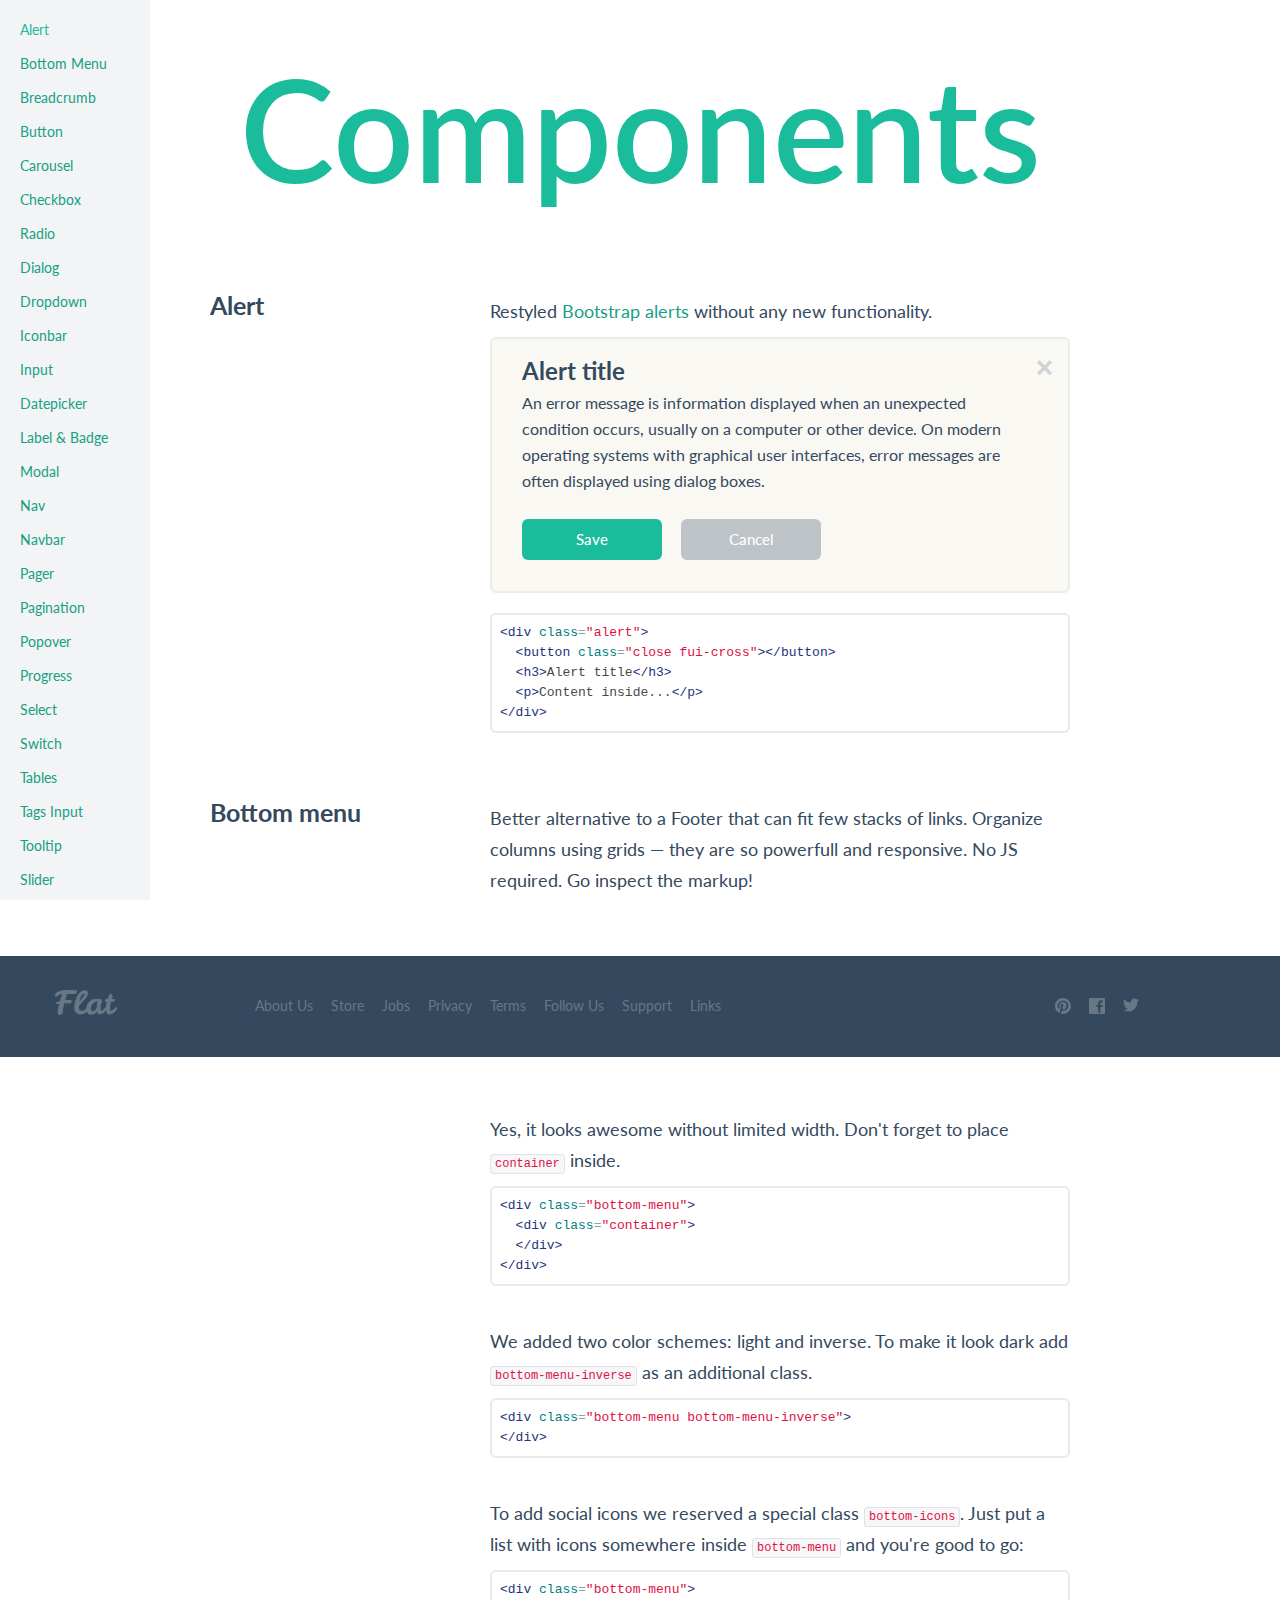
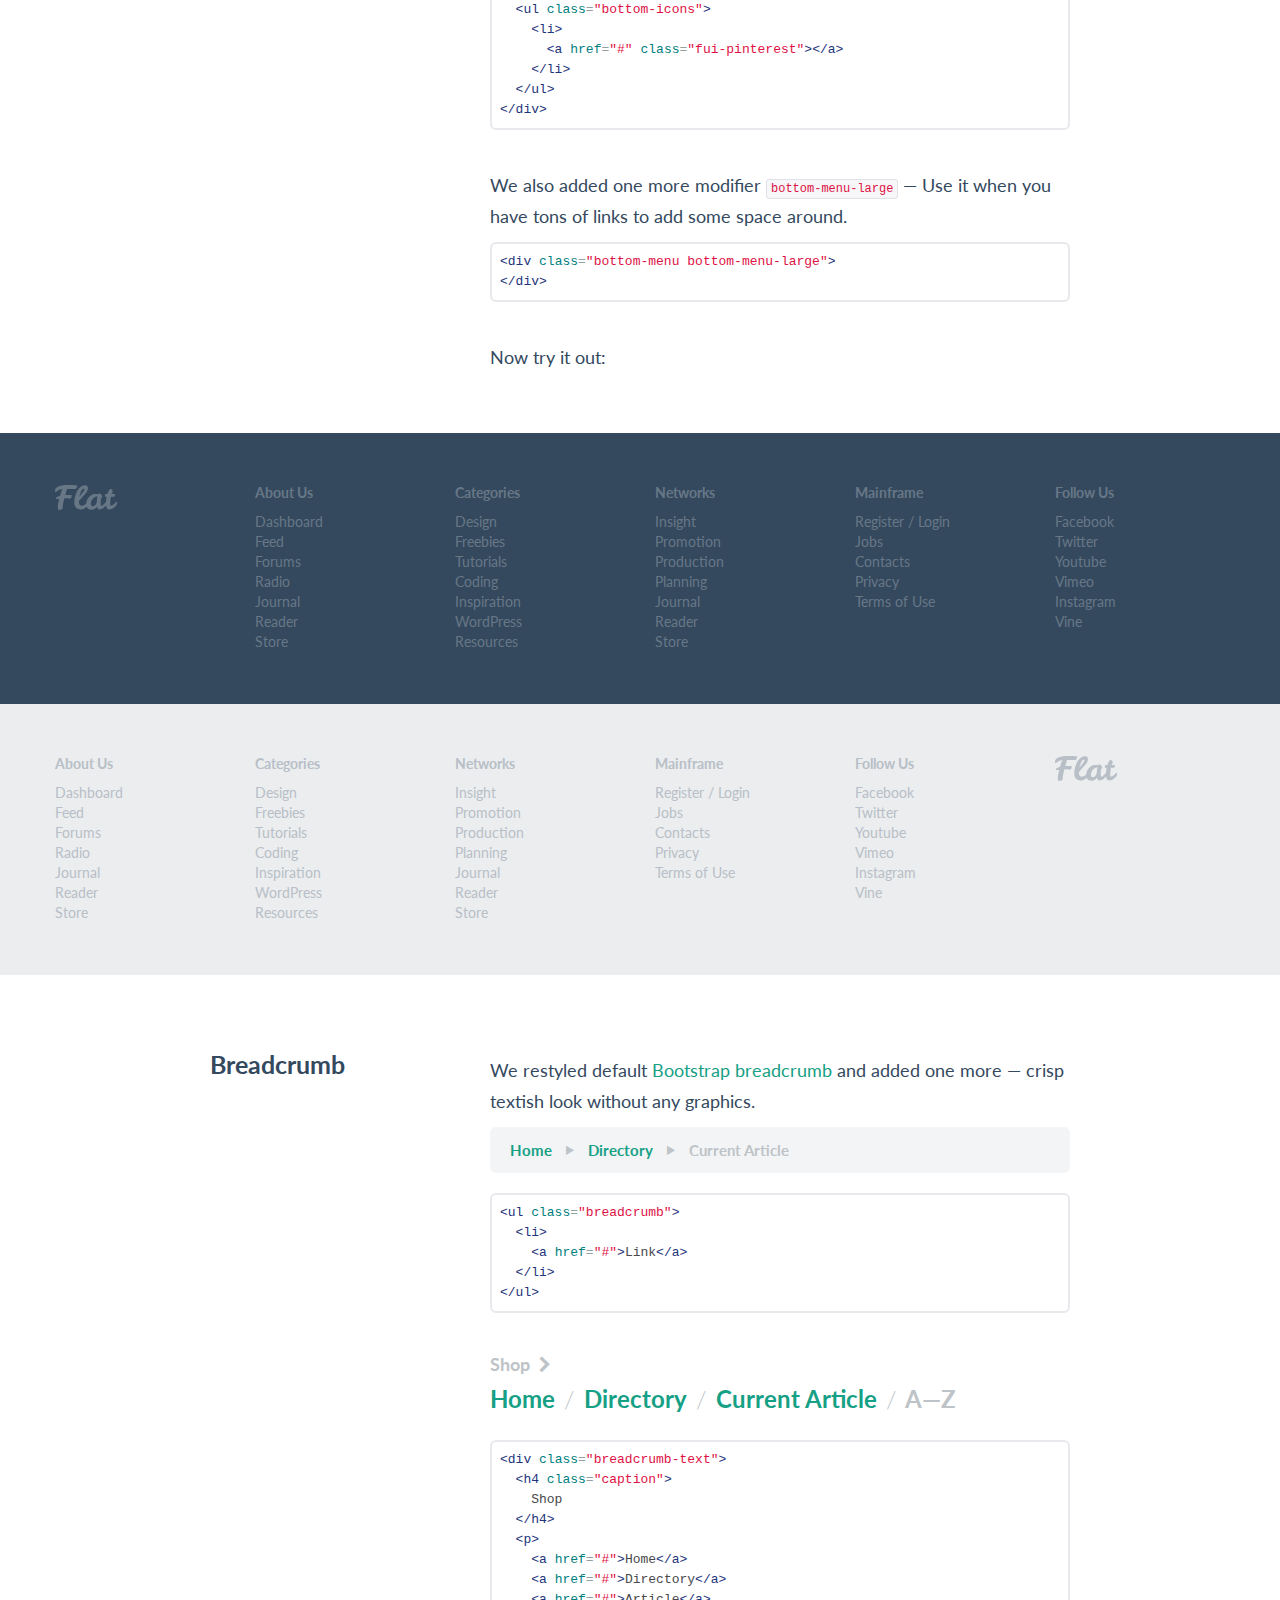
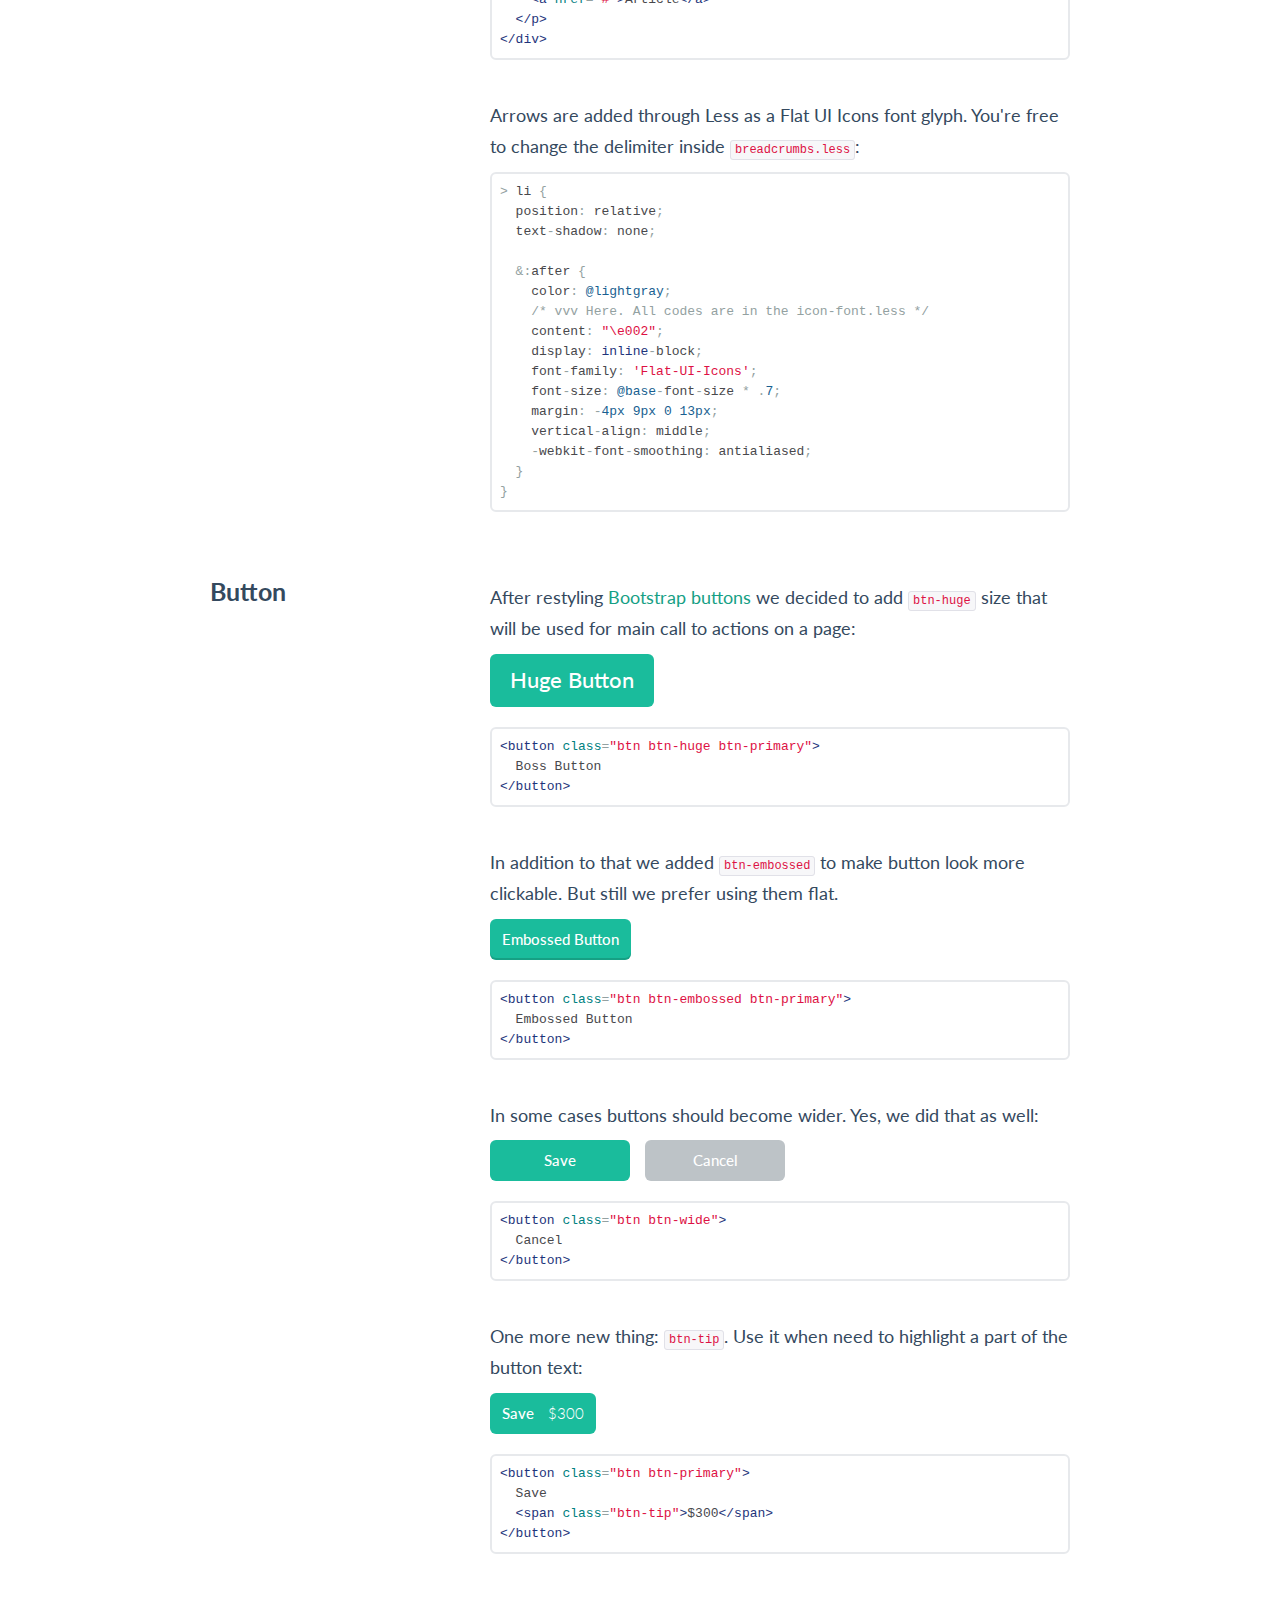
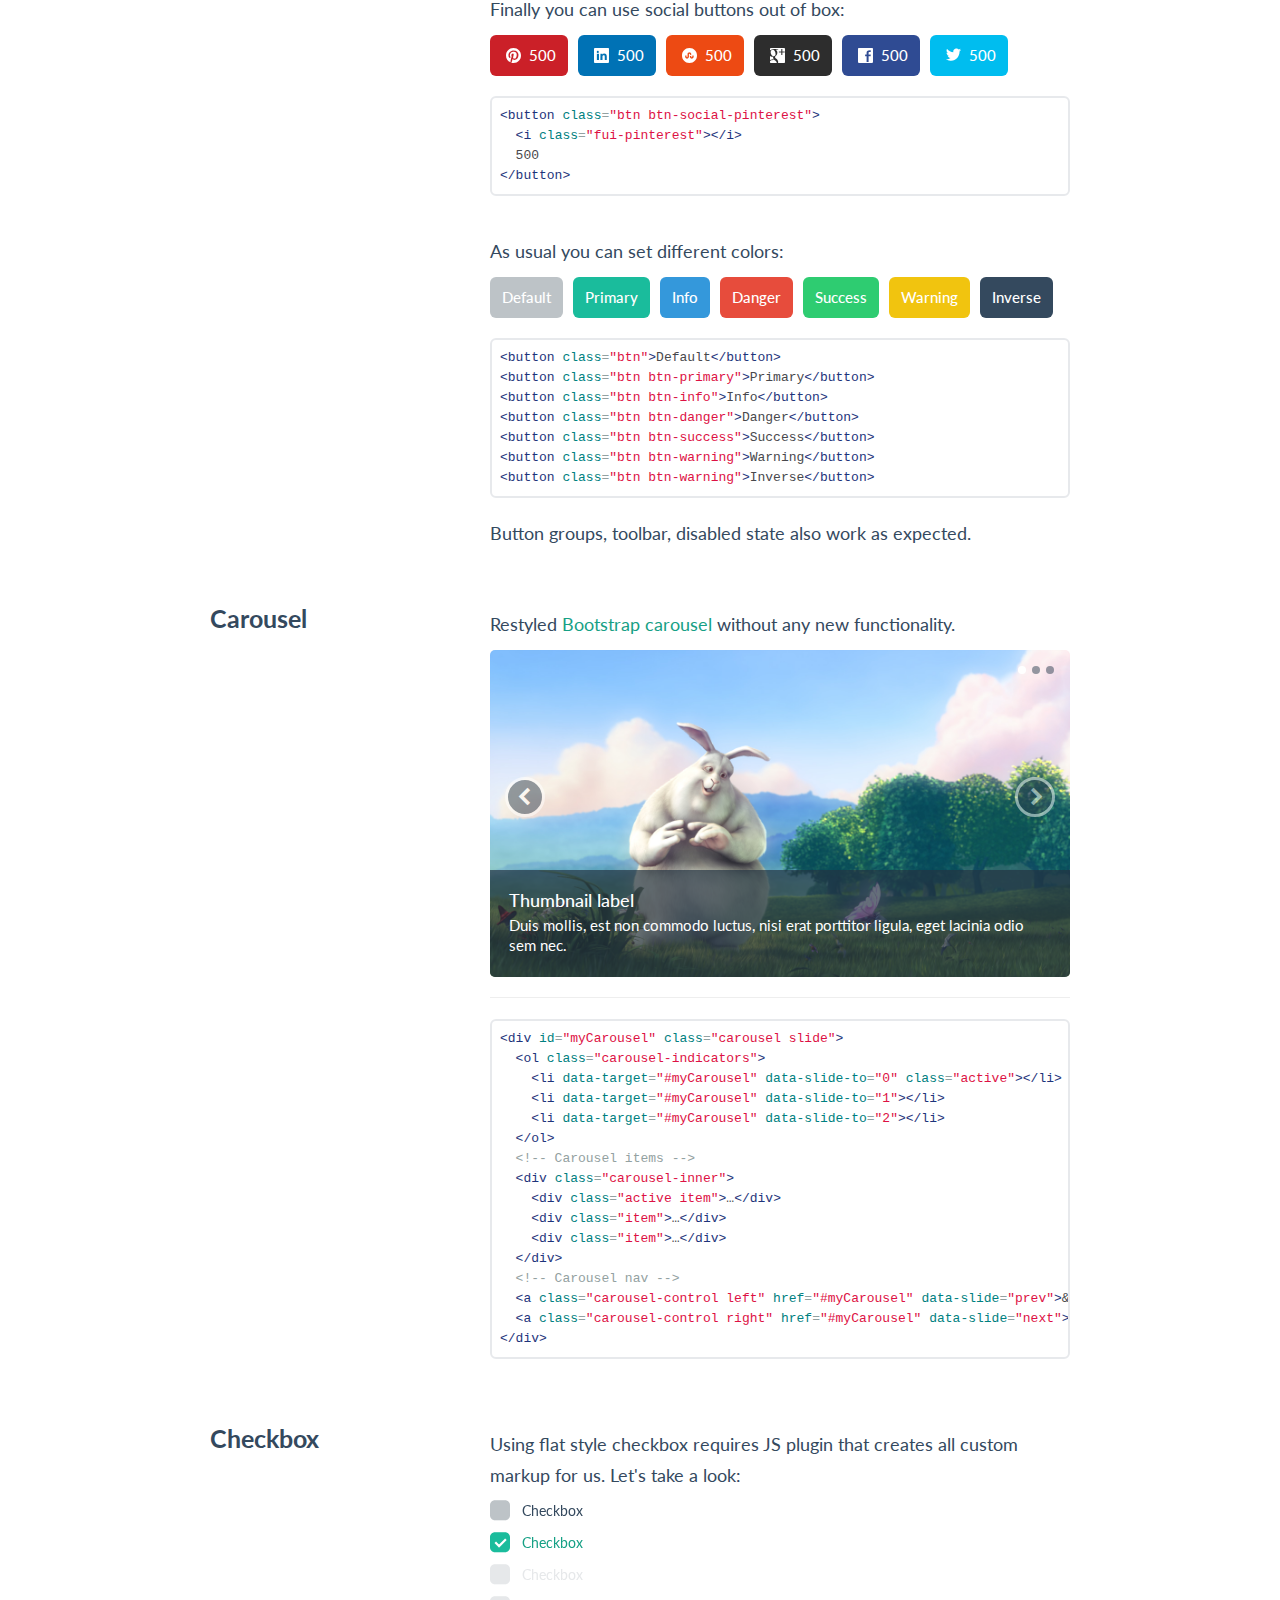
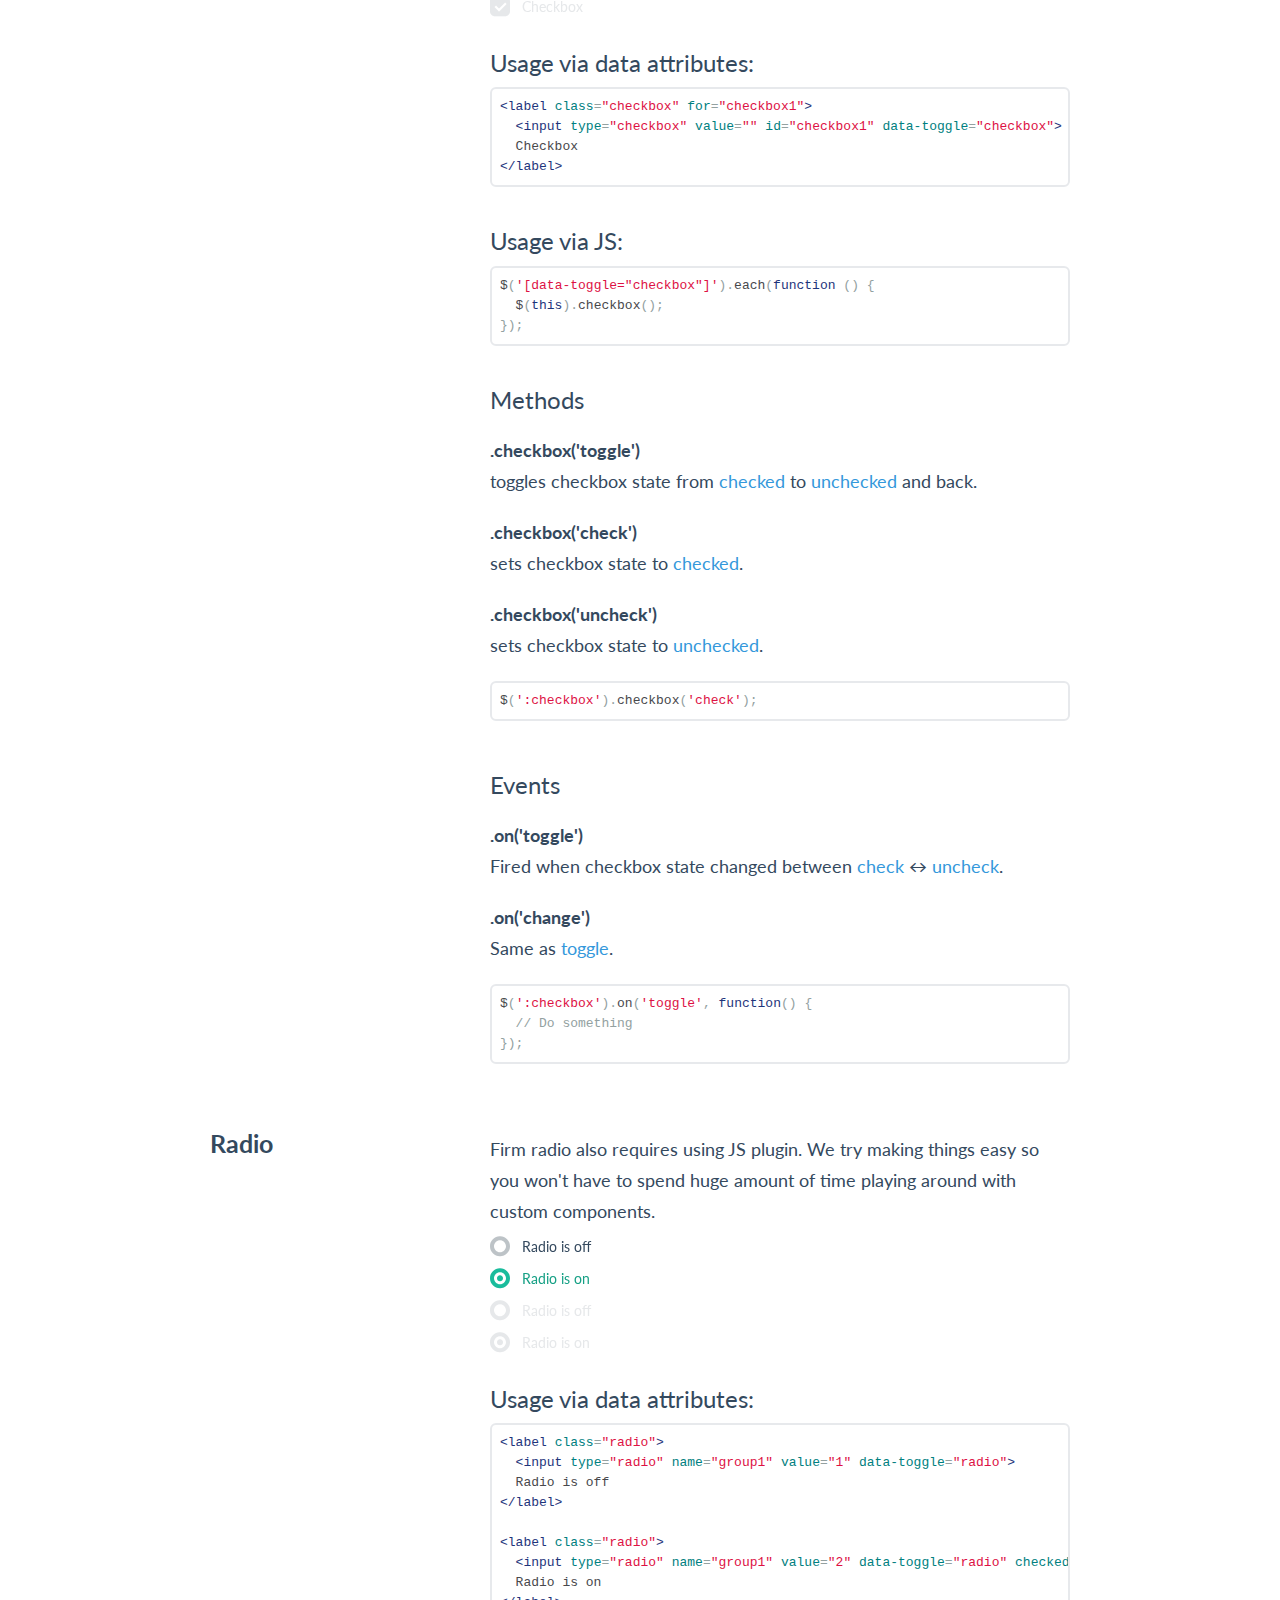
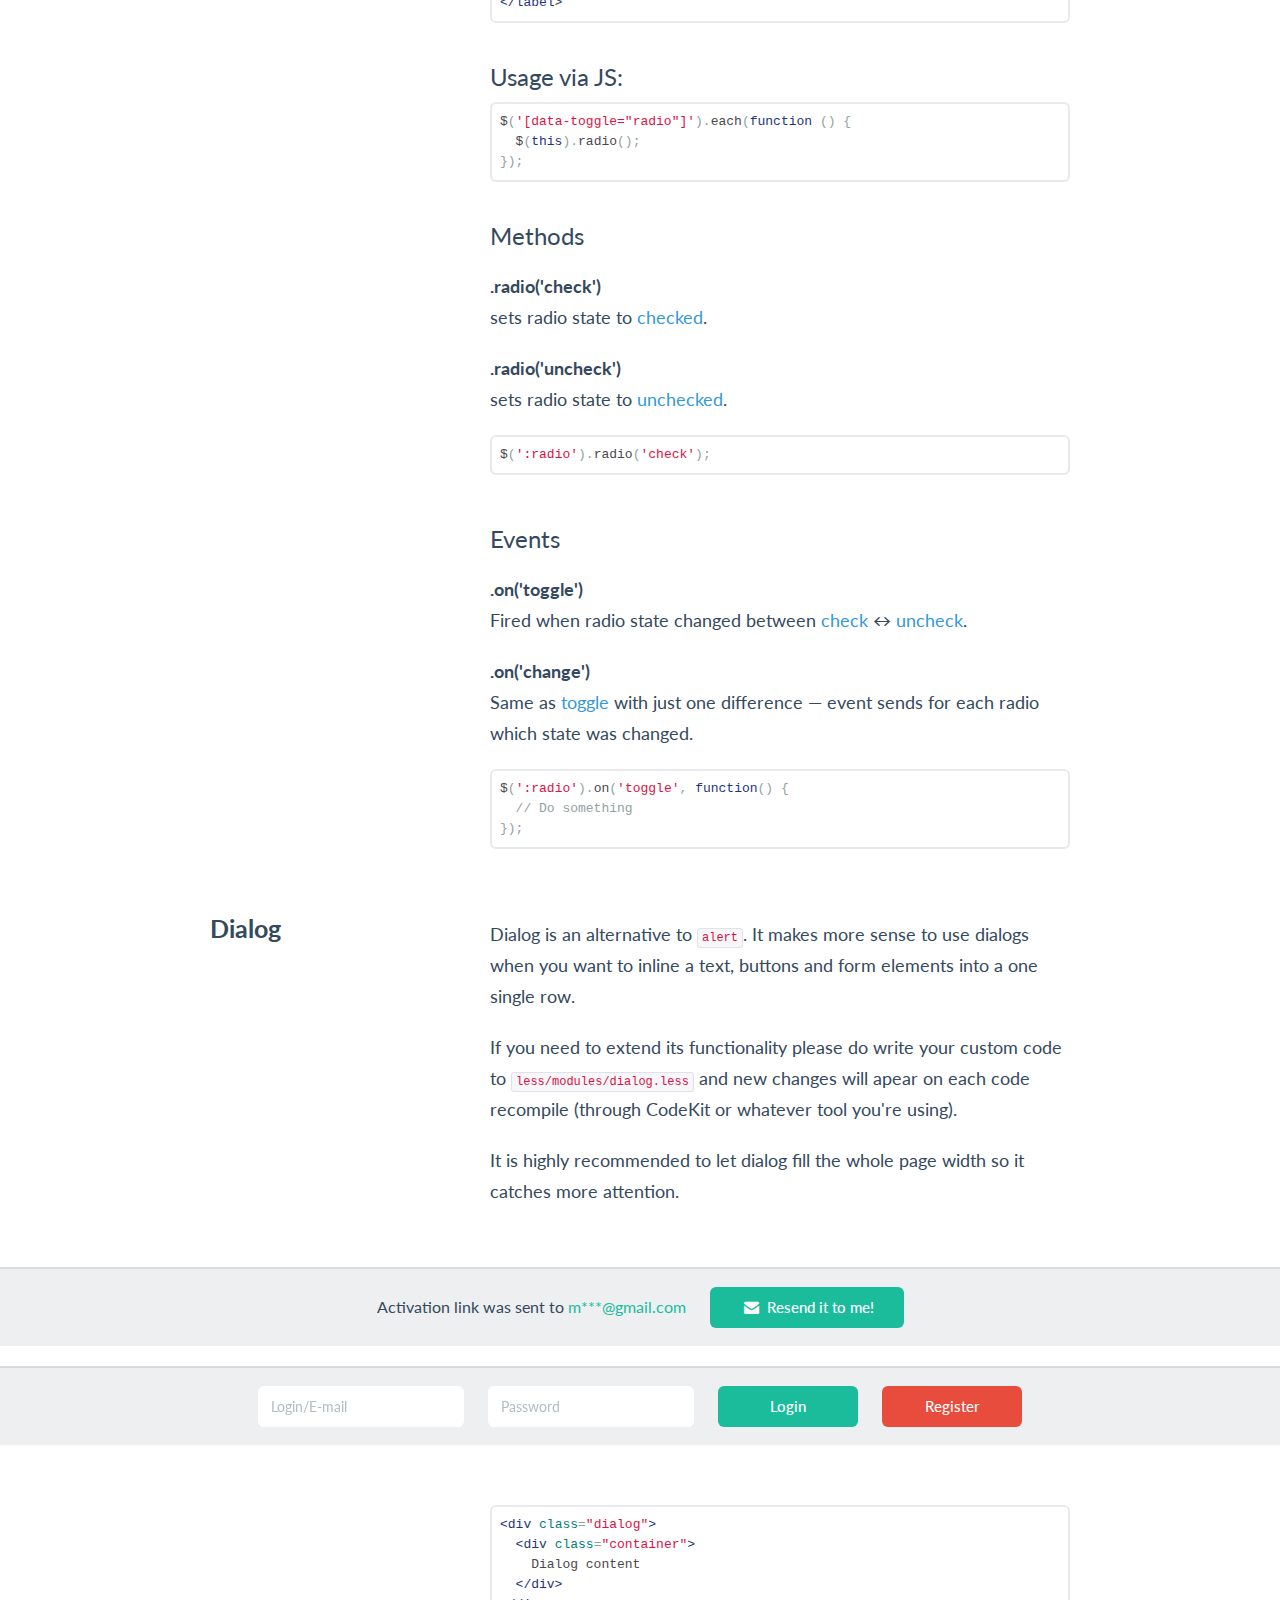
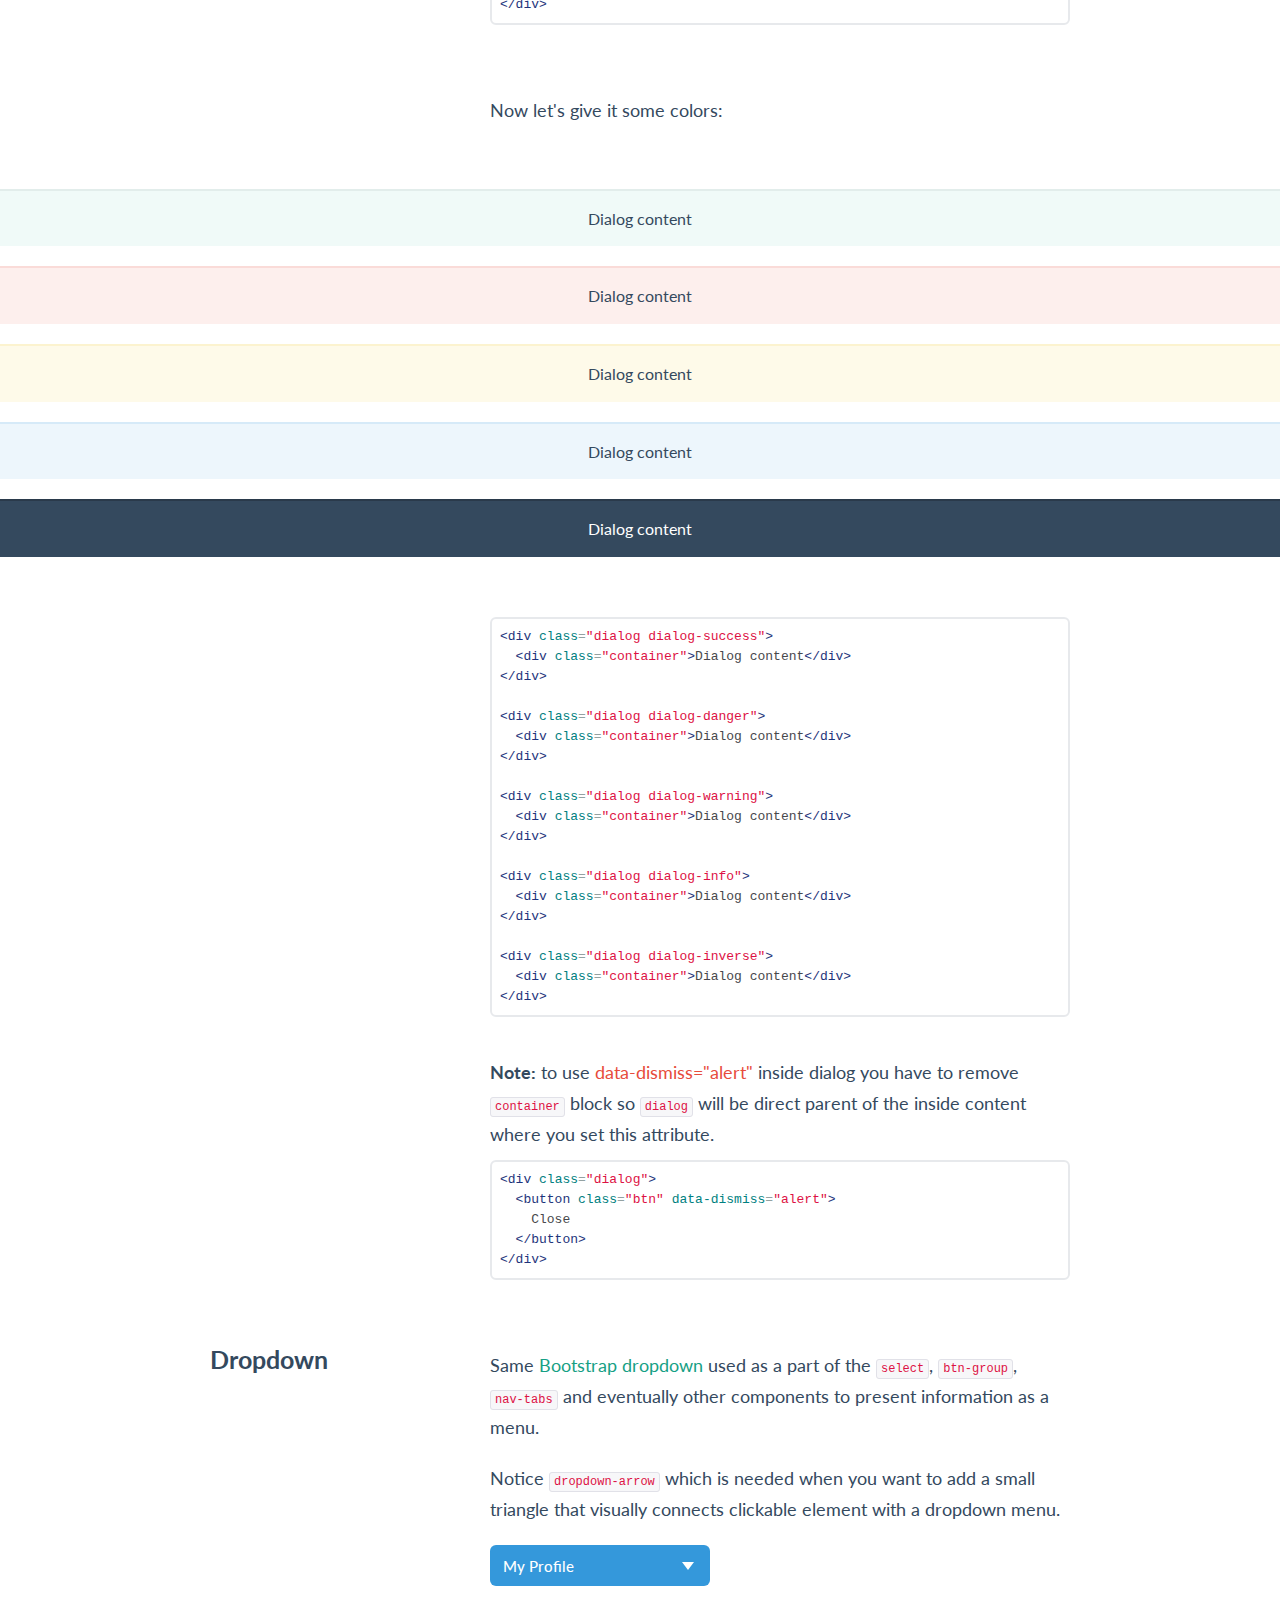
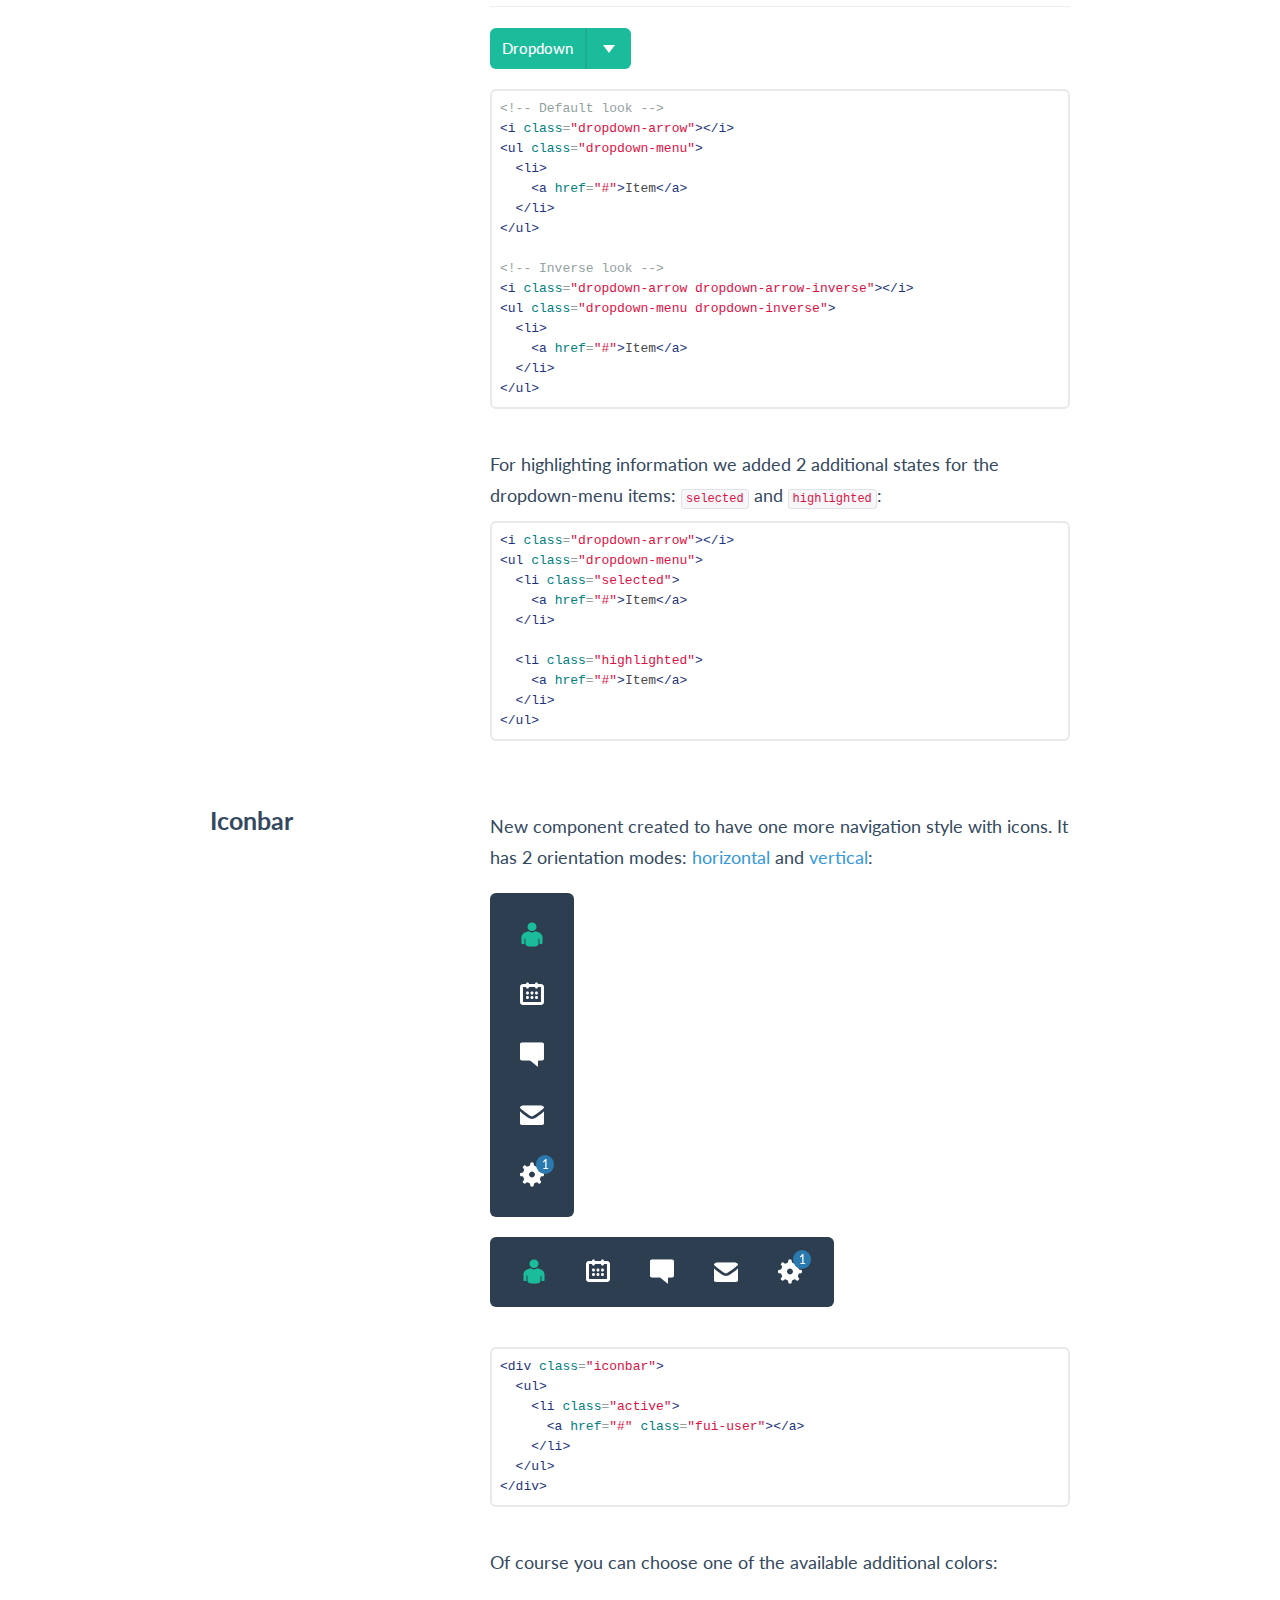
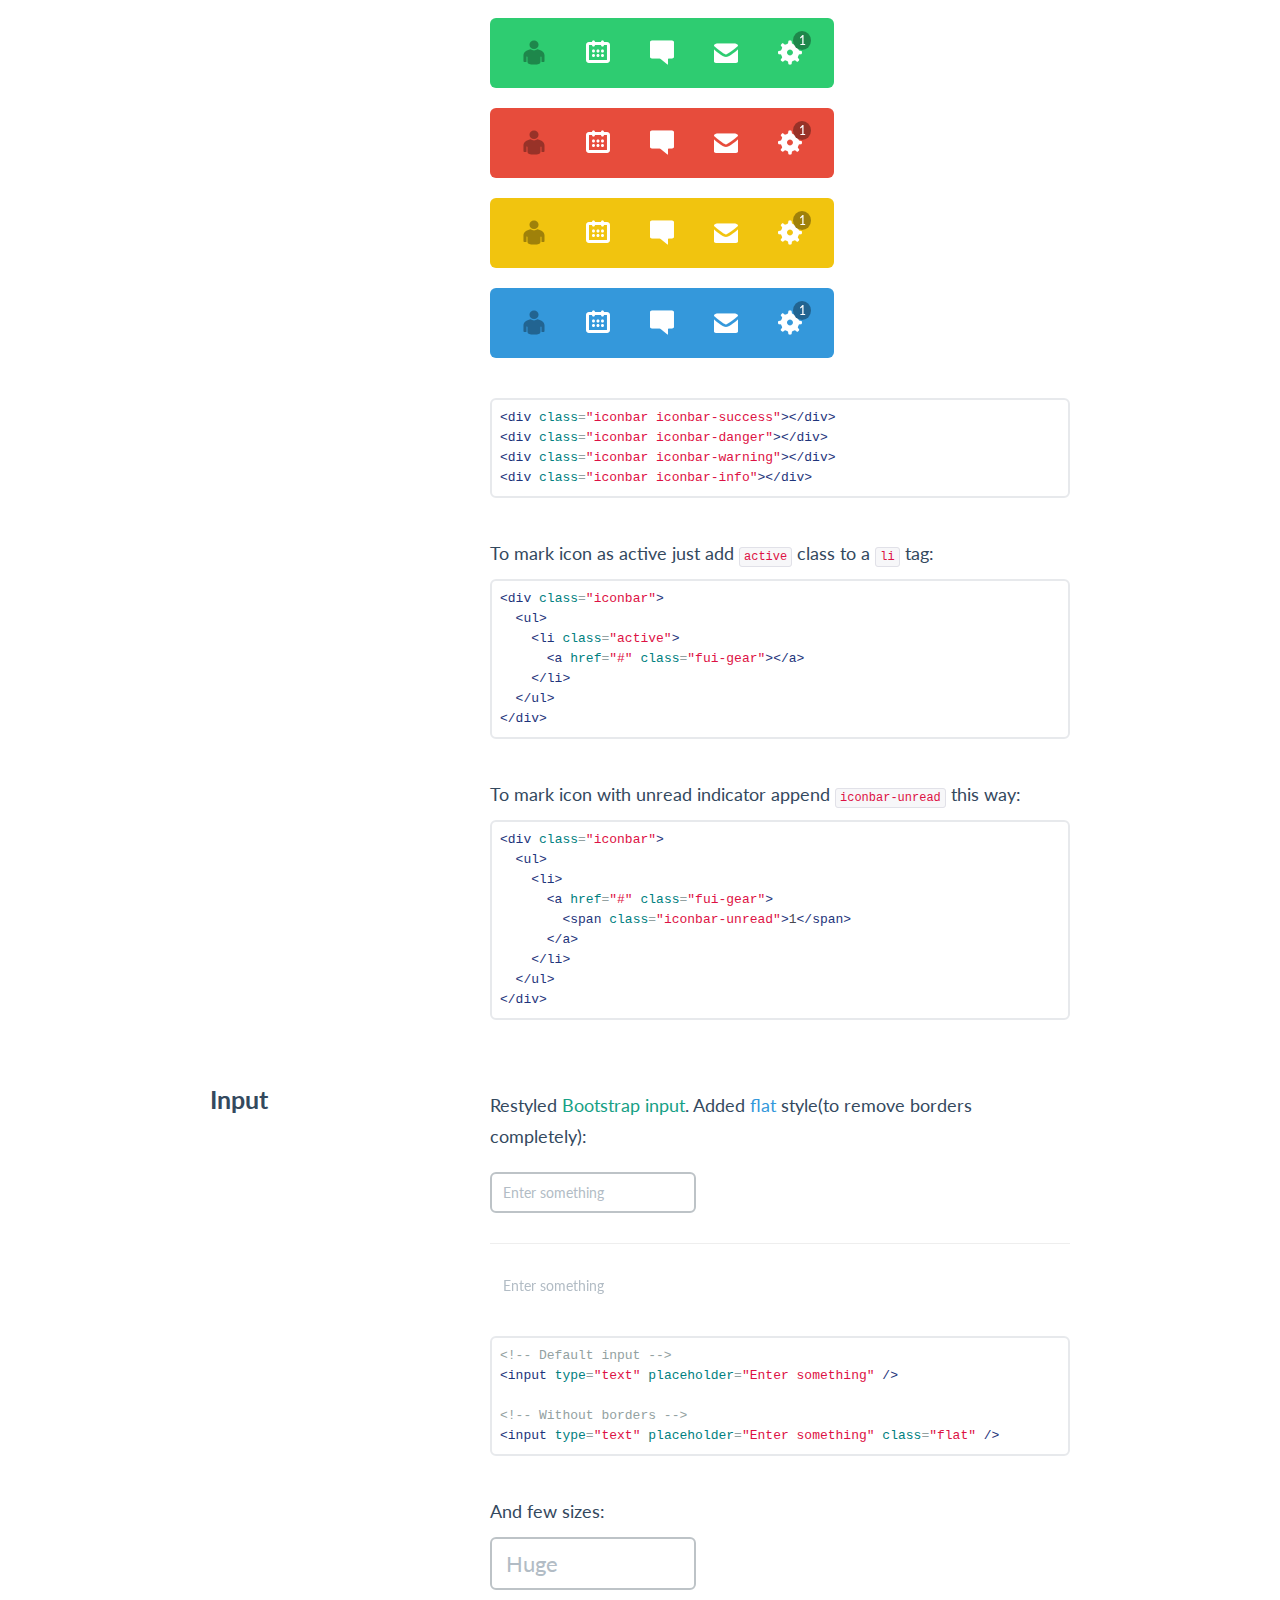
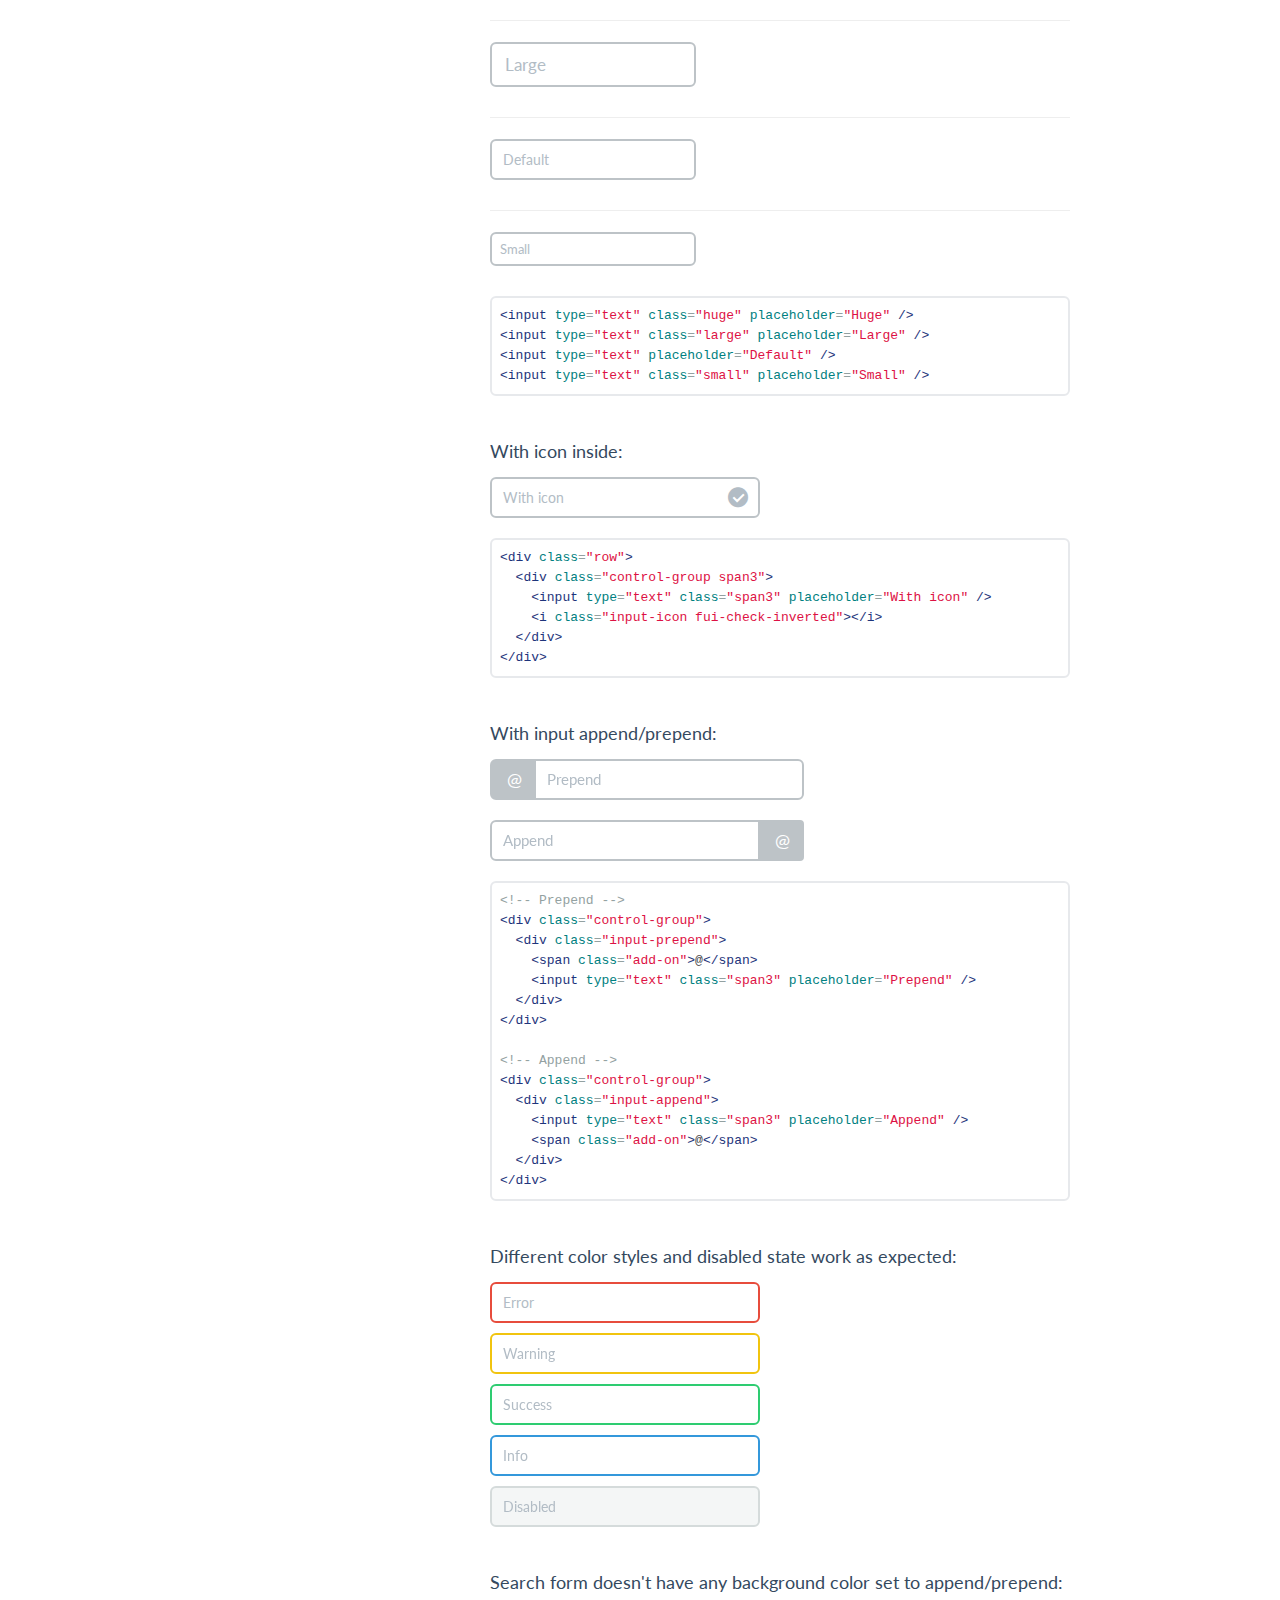
<file: inc/css/lib/flat-ui/components.html>
<!DOCTYPE html>
<html lang="en">
  <head>
    <meta charset="utf-8">
    <title>Flat UI</title>
    <meta name="viewport" content="width=device-width, initial-scale=1.0">

    <!-- Loading Bootstrap -->
    <link href="bootstrap/css/bootstrap.css" rel="stylesheet">
    <link href="bootstrap/css/bootstrap-responsive.css" rel="stylesheet">
    <link href="bootstrap/css/prettify.css" rel="stylesheet">

    <!-- Loading Flat UI -->
    <link href="css/demo.css" rel="stylesheet">
    <link href="css/flat-ui.css" rel="stylesheet">

    <link rel="shortcut icon" href="images/favicon.ico">

    <!-- HTML5 shim, for IE6-8 support of HTML5 elements. All other JS at the end of file. -->
    <!--[if lt IE 9]>
      <script src="js/html5shiv.js"></script>
    <![endif]-->
  </head>
  <body>
    <ul class="demo-sidebar hide-on-tablets">
      <li><a href="#fui-alert">Alert</a></li>
      <li><a href="#fui-bottom-menu">Bottom Menu</a></li>
      <li><a href="#fui-breadcrumb">Breadcrumb</a></li>
      <li><a href="#fui-button">Button</a></li>
      <li><a href="#fui-carousel">Carousel</a></li>
      <li><a href="#fui-checkbox">Checkbox</a></li>
      <li><a href="#fui-radio">Radio</a></li>
      <li><a href="#fui-dialog">Dialog</a></li>
      <li><a href="#fui-dropdown">Dropdown</a></li>
      <li><a href="#fui-iconbar">Iconbar</a></li>
      <li><a href="#fui-input">Input</a></li>
      <li><a href="#fui-datepicker">Datepicker</a></li>
      <li><a href="#fui-label">Label &amp; Badge</a></li>
      <li><a href="#fui-modal">Modal</a></li>
      <li><a href="#fui-nav">Nav</a></li>
      <li><a href="#fui-navbar">Navbar</a></li>
      <li><a href="#fui-pager">Pager</a></li>
      <li><a href="#fui-pagination">Pagination</a></li>
      <li><a href="#fui-popover">Popover</a></li>
      <li><a href="#fui-progress">Progress</a></li>
      <li><a href="#fui-select">Select</a></li>
      <li><a href="#fui-switch">Switch</a></li>
      <li><a href="#fui-tables">Tables</a></li>
      <li><a href="#fui-tagsinput">Tags Input</a></li>
      <li><a href="#fui-tooltip">Tooltip</a></li>
      <li><a href="#fui-slider">Slider</a></li>
      <li><a href="#fui-spinner">Spinner</a></li>
    </ul> <!-- /nav -->

    <div id="fui-alert"></div>
    <h1 class="demo-headline">Components</h1>
    <div class="container">
      <div class="demo-row">
        <div class="demo-title">
          <h3>Alert</h3>
        </div>

        <div class="demo-content">
          <p>
            Restyled <a href="http://twitter.github.io/bootstrap/javascript.html#alerts">Bootstrap alerts</a> without any new functionality.
          </p>
          <div class="alert">
            <button type="button" class="close fui-cross" data-dismiss="alert"></button>
            <h3>Alert title</h3>
            <p>An error message is information displayed when an unexpected condition occurs, usually on a computer or other device. On modern operating systems with graphical user interfaces, error messages are often displayed using dialog boxes.</p>
            <button type="button" class="btn btn-primary btn-wide">Save</button>
            <button type="button" class="btn btn-wide">Cancel</button>
          </div>

<pre class="prettyprint">
&lt;div class="alert"&gt;
  &lt;button class="close fui-cross"&gt;&lt;/button&gt;
  &lt;h3&gt;Alert title&lt;/h3&gt;
  &lt;p&gt;Content inside...&lt;/p&gt;
&lt;/div&gt;
</pre>
          <div id="fui-bottom-menu"></div>
        </div>
      </div><!-- /.demo-row -->

      <div class="demo-row">
        <div class="demo-title">
          <h3>Bottom menu</h3>
        </div>

        <div class="demo-content">
          <p>
            Better alternative to a Footer that can fit few stacks of links. Organize
            columns using grids &mdash; they are so powerfull and responsive.
            No JS required. Go inspect the&nbsp;markup!
          </p>
        </div>
      </div><!-- /.demo-row -->
    </div><!-- /.container -->

    <div class="bottom-menu bottom-menu-inverse">
      <div class="container">
        <div class="row">
          <div class="span2 brand">
            <a href="#fakelink" class="fui-flat"></a>
          </div>

          <div class="span8">
            <ul class="bottom-links">
              <li><a href="#fakelink">About Us</a></li>
              <li><a href="#fakelink">Store</a></li>
              <li class="active"><a href="#fakelink">Jobs</a></li>
              <li><a href="#fakelink">Privacy</a></li>
              <li><a href="#fakelink">Terms</a></li>
              <li><a href="#fakelink">Follow Us</a></li>
              <li><a href="#fakelink">Support</a></li>
              <li><a href="#fakelink">Links</a></li>
            </ul>
          </div>

          <div class="span2">
            <ul class="bottom-icons">
              <li><a href="#fakelink" class="fui-pinterest"></a></li>
              <li><a href="#fakelink" class="fui-facebook"></a></li>
              <li><a href="#fakelink" class="fui-twitter"></a></li>
            </ul>
          </div>
        </div>
      </div>
    </div> <!-- /bottom-menu-inverse -->

    <div class="container">
      <div class="demo-row">
        <div class="demo-title">
          <h3>&nbsp;</h3>
        </div>
        <div class="demo-content">
          <br/>
          <p class="ptl mtl">Yes, it looks awesome without limited width. Don't forget
          to place <code>container</code> inside.
          </p>
<pre class="prettyprint">
&lt;div class="bottom-menu"&gt;
  &lt;div class="container"&gt;
  &lt;/div&gt;
&lt;/div&gt;
</pre>
          <p class="ptl">
            We added two color schemes: light and inverse. To make it look dark add
            <code>bottom-menu-inverse</code> as an additional class.
          </p>
<pre class="prettyprint">
&lt;div class="bottom-menu bottom-menu-inverse"&gt;
&lt;/div&gt;
</pre>

          <p class="ptl">
            To add social icons we reserved a special class
            <code>bottom-icons</code>.
            Just put a list with icons somewhere inside
            <code>bottom-menu</code> and you're good to go:
          </p>
<pre class="prettyprint">
&lt;div class="bottom-menu"&gt;
  &lt;ul class="bottom-icons"&gt;
    &lt;li&gt;
      &lt;a href="#" class="fui-pinterest"&gt;&lt;/a&gt;
    &lt;/li&gt;
  &lt;/ul&gt;
&lt;/div&gt;
</pre>

          <p class="ptl">
            We also added one more modifier <code>bottom-menu-large</code> &mdash;
            Use it when you have tons of links to add some space around.
          </p>
<pre class="prettyprint">
&lt;div class="bottom-menu bottom-menu-large"&gt;
&lt;/div&gt;
</pre>

          <p class="ptl">Now try it out:</p>

        </div>
      </div><!-- /.demo-row -->
    </div><!-- /.container -->

    <div class="bottom-menu bottom-menu-large bottom-menu-inverse">
      <div class="container">
        <div class="row">
          <div class="span2 brand">
            <a href="#fakelink" class="fui-flat"></a>
          </div>

          <div class="span2">
            <h5 class="title">About Us</h5>
            <ul class="bottom-links">
              <li><a href="#fakelink">Dashboard</a></li>
              <li><a href="#fakelink">Feed</a></li>
              <li><a href="#fakelink">Forums</a></li>
              <li><a href="#fakelink">Radio</a></li>
              <li><a href="#fakelink">Journal</a></li>
              <li><a href="#fakelink">Reader</a></li>
              <li><a href="#fakelink">Store</a></li>
            </ul>
          </div>

          <div class="span2">
            <h5 class="title">Categories</h5>
            <ul class="bottom-links">
              <li><a href="#fakelink">Design</a></li>
              <li><a href="#fakelink">Freebies</a></li>
              <li><a href="#fakelink">Tutorials</a></li>
              <li><a href="#fakelink">Coding</a></li>
              <li><a href="#fakelink">Inspiration</a></li>
              <li><a href="#fakelink">WordPress</a></li>
              <li><a href="#fakelink">Resources</a></li>
            </ul>
          </div>

          <div class="span2">
            <h5 class="title">Networks</h5>
            <ul class="bottom-links">
              <li><a href="#fakelink">Insight</a></li>
              <li><a href="#fakelink">Promotion</a></li>
              <li><a href="#fakelink">Production</a></li>
              <li><a href="#fakelink">Planning</a></li>
              <li><a href="#fakelink">Journal</a></li>
              <li><a href="#fakelink">Reader</a></li>
              <li><a href="#fakelink">Store</a></li>
            </ul>
          </div>

          <div class="span2">
            <h5 class="title">Mainframe</h5>
            <ul class="bottom-links">
              <li><a href="#fakelink">Register / Login</a></li>
              <li class="active"><a href="#fakelink">Jobs</a></li>
              <li><a href="#fakelink">Contacts</a></li>
              <li><a href="#fakelink">Privacy</a></li>
              <li><a href="#fakelink">Terms of Use</a></li>
            </ul>
          </div>

          <div class="span2">
            <h5 class="title">Follow Us</h5>
            <ul class="bottom-links">
              <li><a href="#fakelink">Facebook</a></li>
              <li><a href="#fakelink">Twitter</a></li>
              <li><a href="#fakelink">Youtube</a></li>
              <li><a href="#fakelink">Vimeo</a></li>
              <li><a href="#fakelink">Instagram</a></li>
              <li><a href="#fakelink">Vine <span class="label label-small label-primary">New</span></a></li>
            </ul>
          </div>
        </div>
      </div>
    </div> <!-- /bottom-menu /large /inverse -->

    <div class="bottom-menu bottom-menu-large">
      <div class="container">
        <div class="row">
          <div class="span2">
            <h5 class="title">About Us</h5>
            <ul class="bottom-links">
              <li><a href="#fakelink">Dashboard</a></li>
              <li><a href="#fakelink">Feed</a></li>
              <li><a href="#fakelink">Forums</a></li>
              <li><a href="#fakelink">Radio</a></li>
              <li><a href="#fakelink">Journal</a></li>
              <li><a href="#fakelink">Reader</a></li>
              <li><a href="#fakelink">Store</a></li>
            </ul>
          </div>

          <div class="span2">
            <h5 class="title">Categories</h5>
            <ul class="bottom-links">
              <li><a href="#fakelink">Design</a></li>
              <li><a href="#fakelink">Freebies</a></li>
              <li><a href="#fakelink">Tutorials</a></li>
              <li><a href="#fakelink">Coding</a></li>
              <li><a href="#fakelink">Inspiration</a></li>
              <li><a href="#fakelink">WordPress</a></li>
              <li><a href="#fakelink">Resources</a></li>
            </ul>
          </div>

          <div class="span2">
            <h5 class="title">Networks</h5>
            <ul class="bottom-links">
              <li><a href="#fakelink">Insight</a></li>
              <li><a href="#fakelink">Promotion</a></li>
              <li><a href="#fakelink">Production</a></li>
              <li><a href="#fakelink">Planning</a></li>
              <li><a href="#fakelink">Journal</a></li>
              <li><a href="#fakelink">Reader</a></li>
              <li><a href="#fakelink">Store</a></li>
            </ul>
          </div>

          <div class="span2">
            <h5 class="title">Mainframe</h5>
            <ul class="bottom-links">
              <li><a href="#fakelink">Register / Login</a></li>
              <li class="active"><a href="#fakelink">Jobs</a></li>
              <li><a href="#fakelink">Contacts</a></li>
              <li><a href="#fakelink">Privacy</a></li>
              <li><a href="#fakelink">Terms of Use</a></li>
            </ul>
          </div>

          <div class="span2">
            <h5 class="title">Follow Us</h5>
            <ul class="bottom-links">
              <li><a href="#fakelink">Facebook</a></li>
              <li><a href="#fakelink">Twitter</a></li>
              <li><a href="#fakelink">Youtube</a></li>
              <li><a href="#fakelink">Vimeo</a></li>
              <li><a href="#fakelink">Instagram</a></li>
              <li><a href="#fakelink">Vine <span class="label label-small label-primary">New</span></a></li>
            </ul>
          </div>

          <div class="span2 brand">
            <a href="#fakelink" class="fui-flat"></a>
          </div>
        </div>
      </div>
      <div id="fui-breadcrumb"></div>
    </div> <!-- /bottom-menu /large -->

    <div class="container ptl mtl">
      <div class="demo-row ptl mtl">
        <div class="demo-title">
          <h3>Breadcrumb</h3>
        </div>

        <div class="demo-content">
          <p>
            We restyled default <a href="http://twitter.github.io/bootstrap/javascript.html#alerts">Bootstrap breadcrumb</a> and added one more &mdash; crisp textish look without any graphics.
          </p>
          <ul class="breadcrumb">
            <li><a href="#fakelink">Home</a></li>
            <li><a href="#fakelink">Directory</a></li>
            <li class="active"><a href="#">Current Article</a></li>
          </ul>
<pre class="prettyprint">
&lt;ul class="breadcrumb"&gt;
  &lt;li&gt;
    &lt;a href="#"&gt;Link&lt;/a&gt;
  &lt;/li&gt;
&lt;/ul&gt;
</pre>

          <div class="breadcrumb-text ptl">
            <h4 class="caption">Shop</h4>
            <p>
              <a href="#fakelink">Home</a>
              <a href="#fakelink">Directory</a>
              <a href="#fakelink">Current Article</a>
              A&mdash;Z
            </p>
          </div>
<pre class="prettyprint">
&lt;div class="breadcrumb-text"&gt;
  &lt;h4 class="caption"&gt;
    Shop
  &lt;/h4&gt;
  &lt;p&gt;
    &lt;a href="#"&gt;Home&lt;/a&gt;
    &lt;a href="#"&gt;Directory&lt;/a&gt;
    &lt;a href="#"&gt;Article&lt;/a&gt;
  &lt;/p&gt;
&lt;/div&gt;
</pre>

          <p class="ptl">
            Arrows are added through Less as a Flat UI Icons font glyph. You're free to change the delimiter inside <code>breadcrumbs.less</code>:
          </p>
<pre class="prettyprint">
&gt; li {
  position: relative;
  text-shadow: none;

  &:after {
    color: @lightgray;
    /* vvv Here. All codes are in the icon-font.less */
    content: "\e002";
    display: inline-block;
    font-family: 'Flat-UI-Icons';
    font-size: @base-font-size * .7;
    margin: -4px 9px 0 13px;
    vertical-align: middle;
    -webkit-font-smoothing: antialiased;
  }
}
</pre>
          <div id="fui-button"></div>
        </div>
      </div><!-- /.demo-row -->

      <div class="demo-row">
        <div class="demo-title">
          <h3>Button</h3>
        </div>

        <div class="demo-content">
          <p>
            After restyling <a href="http://twitter.github.io/bootstrap/base-css.html#buttons">Bootstrap buttons</a> we decided to add <code>btn-huge</code> size that will be used for main call to actions on a page:
          </p>
          <p class="mbl">
            <button class="btn btn-huge btn-primary">Huge Button</button>
          </p>
<pre class="prettyprint">
&lt;button class="btn btn-huge btn-primary"&gt;
  Boss Button
&lt;/button&gt;
</pre>

          <p class="ptl">
            In addition to that we added <code>btn-embossed</code> to make button look more clickable. But still we prefer using them flat.
          </p>
          <p class="mbl">
            <button class="btn btn-embossed btn-primary">Embossed Button</button>
          </p>
<pre class="prettyprint">
&lt;button class="btn btn-embossed btn-primary"&gt;
  Embossed Button
&lt;/button&gt;
</pre>

          <p class="ptl">
            In some cases buttons should become wider. Yes, we did that as well:
          </p>
          <p class="mbl">
            <button class="btn btn-wide btn-primary mrm">Save</button>
            <button class="btn btn-wide">Cancel</button>
          </p>
<pre class="prettyprint">
&lt;button class="btn btn-wide"&gt;
  Cancel
&lt;/button&gt;
</pre>

          <p class="ptl">
            One more new thing: <code>btn-tip</code>. Use it when need to highlight a part of the button text:
          </p>
          <p class="mbl">
            <button class="btn btn-primary">
              Save
              <span class="btn-tip">$300</span>
            </button>
          </p>
<pre class="prettyprint">
&lt;button class="btn btn-primary"&gt;
  Save
  &lt;span class="btn-tip"&gt;$300&lt;/span&gt;
&lt;/button&gt;
</pre>

          <p class="ptl">
            Finally you can use social buttons out of box:
          </p>
          <p class="mbl">
            <button class="btn btn-social-pinterest mrs">
              <i class="fui-pinterest"></i>
              500
            </button>
            <button class="btn btn-social-linkedin mrs">
              <i class="fui-linkedin"></i>
              500
            </button>
            <button class="btn btn-social-stumbleupon mrs">
              <i class="fui-stumbleupon"></i>
              500
            </button>
            <button class="btn btn-social-googleplus mrs">
              <i class="fui-googleplus"></i>
              500
            </button>
            <button class="btn btn-social-facebook mrs">
              <i class="fui-facebook"></i>
              500
            </button>
            <button class="btn btn-social-twitter">
              <i class="fui-twitter"></i>
              500
            </button>
          </p>
<pre class="prettyprint">
&lt;button class="btn btn-social-pinterest"&gt;
  &lt;i class="fui-pinterest"&gt;&lt;/i&gt;
  500
&lt;/button&gt;
</pre>

          <p class="ptl">
            As usual you can set different colors:
          </p>
          <p class="mbl">
            <button class="btn mrs">Default</button>
            <button class="btn btn-primary mrs">Primary</button>
            <button class="btn btn-info mrs">Info</button>
            <button class="btn btn-danger mrs">Danger</button>
            <button class="btn btn-success mrs">Success</button>
            <button class="btn btn-warning mrs">Warning</button>
            <button class="btn btn-inverse mrs">Inverse</button>
          </p>
<pre class="prettyprint">
&lt;button class="btn"&gt;Default&lt;/button&gt;
&lt;button class="btn btn-primary"&gt;Primary&lt;/button&gt;
&lt;button class="btn btn-info"&gt;Info&lt;/button&gt;
&lt;button class="btn btn-danger"&gt;Danger&lt;/button&gt;
&lt;button class="btn btn-success"&gt;Success&lt;/button&gt;
&lt;button class="btn btn-warning"&gt;Warning&lt;/button&gt;
&lt;button class="btn btn-warning"&gt;Inverse&lt;/button&gt;
</pre>

          <p>
            Button groups, toolbar, disabled state also work as expected.
          </p>
          <div id="fui-carousel"></div>
        </div>
      </div><!-- /.demo-row -->

      <div class="demo-row">
        <div class="demo-title">
          <h3>Carousel</h3>
        </div>

        <div class="demo-content">
          <p>
            Restyled <a href="http://twitter.github.io/bootstrap/javascript.html#carousel">Bootstrap carousel</a> without any new functionality.
          </p>
          <div id="myCarousel" class="carousel slide">
            <ol class="carousel-indicators">
              <li data-target="#myCarousel" data-slide-to="0" class="active"></li>
              <li data-target="#myCarousel" data-slide-to="1"></li>
              <li data-target="#myCarousel" data-slide-to="2"></li>
            </ol>
            <!-- Carousel items -->
            <div class="carousel-inner">
              <div class="active item">
                <img src="images/carousel/image-01.jpg" alt="" />
                <div class="carousel-caption">
                  <h4>Thumbnail label</h4>
                  <p>Duis mollis, est non commodo luctus, nisi erat porttitor ligula, eget lacinia odio sem nec.</p>
                </div>
              </div>
              <div class="item">
                <img src="images/carousel/image-02.jpg" alt="" />
                <div class="carousel-caption">
                  <h4>Thumbnail label</h4>
                  <p>Duis mollis, est non commodo luctus, nisi erat porttitor ligula, eget lacinia odio sem nec.</p>
                </div>
              </div>
              <div class="item">
                <img src="images/carousel/image-03.jpg" alt="" />
                <div class="carousel-caption">
                  <h4>Thumbnail label</h4>
                  <p>Duis mollis, est non commodo luctus, nisi erat porttitor ligula, eget lacinia odio sem nec.</p>
                </div>
              </div>
            </div>
            <!-- Carousel nav -->
            <a class="carousel-control fui-arrow-left left" href="#myCarousel" data-slide="prev"></a>
            <a class="carousel-control fui-arrow-right right" href="#myCarousel" data-slide="next"></a>
          </div>
          <hr/>
<pre class="prettyprint">
&lt;div id="myCarousel" class="carousel slide"&gt;
  &lt;ol class="carousel-indicators"&gt
    &lt;li data-target="#myCarousel" data-slide-to="0" class="active"&gt&lt;/li&gt
    &lt;li data-target="#myCarousel" data-slide-to="1"&gt&lt;/li&gt
    &lt;li data-target="#myCarousel" data-slide-to="2"&gt&lt;/li&gt
  &lt;/ol&gt
  &lt;!-- Carousel items --&gt;
  &lt;div class="carousel-inner"&gt;
    &lt;div class="active item"&gt;…&lt;/div&gt;
    &lt;div class="item"&gt;…&lt;/div&gt;
    &lt;div class="item"&gt;…&lt;/div&gt;
  &lt;/div&gt;
  &lt;!-- Carousel nav --&gt;
  &lt;a class="carousel-control left" href="#myCarousel" data-slide="prev"&gt;&amp;lsaquo;&lt;/a&gt;
  &lt;a class="carousel-control right" href="#myCarousel" data-slide="next"&gt;&amp;rsaquo;&lt;/a&gt;
&lt;/div&gt;
</pre>
          <div id="fui-checkbox"></div>
        </div>
      </div><!-- /.demo-row -->

      <div class="demo-row">
        <div class="demo-title">
          <h3>Checkbox</h3>
        </div>

        <div class="demo-content">
          <p>
            Using flat style checkbox requires JS plugin that creates all custom markup for us. Let's take a look:
          </p>
          <label class="checkbox" for="checkbox1">
            <input type="checkbox" value="" id="checkbox1" data-toggle="checkbox">
            Checkbox
          </label>
          <label class="checkbox" for="checkbox2">
            <input type="checkbox" value="" id="checkbox2" checked="checked" data-toggle="checkbox">
            Checkbox
          </label>
          <label class="checkbox" for="checkbox3">
            <input type="checkbox" value="" id="checkbox3" data-toggle="checkbox" disabled="">
            Checkbox
          </label>
          <label class="checkbox" for="checkbox4">
            <input type="checkbox" value="" id="checkbox4" checked="checked" data-toggle="checkbox" disabled="">
            Checkbox
          </label>

          <h6 class="ptl">Usage via data attributes:</h6>
<pre class="prettyprint">
&lt;label class="checkbox" for="checkbox1"&gt;
  &lt;input type="checkbox" value="" id="checkbox1" data-toggle="checkbox"&gt;
  Checkbox
&lt;/label&gt;
</pre>

          <h6 class="ptl">Usage via JS:</h6>
<pre class="prettyprint">
$('[data-toggle="checkbox"]').each(function () {
  $(this).checkbox();
});
</pre>

          <div class="pvm">
            <h6>Methods</h6>
          </div>
          <p class="mbl">
            <strong>.checkbox('toggle')</strong>
            <br/>
            toggles checkbox state from <span class="text-info">checked</span>
            to <span class="text-info">unchecked</span> and back.
          </p>
          <p class="mbl">
            <strong>.checkbox('check')</strong>
            <br/>
            sets checkbox state to <span class="text-info">checked</span>.
          </p>
          <p class="mbl">
            <strong>.checkbox('uncheck')</strong>
            <br/>
            sets checkbox state to <span class="text-info">unchecked</span>.
          </p>
<pre class="prettyprint">
$(':checkbox').checkbox('check');
</pre>

          <div class="pbm ptl">
            <h6>Events</h6>
          </div>
          <p class="mbl">
            <strong>.on('toggle')</strong>
            <br/>
            Fired when checkbox state changed between
            <span class="text-info">check</span> &harr;
            <span class="text-info">uncheck</span>.
          </p>
          <p class="mbl">
            <strong>.on('change')</strong>
            <br/>
            Same as <span class="text-info">toggle</span>.
          </p>
<pre class="prettyprint">
$(':checkbox').on('toggle', function() {
  // Do something
});
</pre>
          <div id="fui-radio"></div>
        </div> <!-- /.demo-content -->
      </div> <!-- /.demo-row -->

      <div class="demo-row">
        <div class="demo-title">
          <h3>Radio</h3>
        </div>

        <div class="demo-content">
          <p>
            Firm radio also requires using JS plugin. We try making things easy so you won't have to spend huge amount of time playing around with custom&nbsp;components.
          </p>
          <label class="radio">
            <input type="radio" name="group1" value="1" data-toggle="radio">
            Radio is off
          </label>
          <label class="radio">
            <input type="radio" name="group1" value="2" data-toggle="radio" checked>
            Radio is on
          </label>
          <label class="radio">
            <input type="radio" name="group2" value="1" data-toggle="radio" disabled>
            Radio is off
          </label>
          <label class="radio">
            <input type="radio" name="group2" value="2" data-toggle="radio" disabled checked>
            Radio is on
          </label>

          <h6 class="ptl">Usage via data attributes:</h6>
<pre class="prettyprint">
&lt;label class="radio"&gt;
  &lt;input type="radio" name="group1" value="1" data-toggle="radio"&gt;
  Radio is off
&lt;/label&gt;

&lt;label class="radio"&gt;
  &lt;input type="radio" name="group1" value="2" data-toggle="radio" checked&gt;
  Radio is on
&lt;/label&gt;
</pre>

          <h6 class="ptl">Usage via JS:</h6>
<pre class="prettyprint">
$('[data-toggle="radio"]').each(function () {
  $(this).radio();
});
</pre>

          <div class="pvm">
            <h6>Methods</h6>
          </div>
          <p class="mbl">
            <strong>.radio('check')</strong>
            <br/>
            sets radio state to <span class="text-info">checked</span>.
          </p>
          <p class="mbl">
            <strong>.radio('uncheck')</strong>
            <br/>
            sets radio state to <span class="text-info">unchecked</span>.
          </p>
<pre class="prettyprint">
$(':radio').radio('check');
</pre>

          <div class="pbm ptl">
            <h6>Events</h6>
          </div>
          <p class="mbl">
            <strong>.on('toggle')</strong>
            <br/>
            Fired when radio state changed between
            <span class="text-info">check</span> &harr;
            <span class="text-info">uncheck</span>.
          </p>
          <p class="mbl">
            <strong>.on('change')</strong>
            <br/>
            Same as <span class="text-info">toggle</span> with just one difference &mdash; event sends for each radio which state was changed.
          </p>
<pre class="prettyprint">
$(':radio').on('toggle', function() {
  // Do something
});
</pre>
          <div id="fui-dialog"></div>
        </div> <!-- /.demo-content -->
      </div> <!-- /.demo-row -->

      <div class="demo-row">
        <div class="demo-title">
          <h3>Dialog</h3>
        </div>

        <div class="demo-content">
          <p class="mbl">
            Dialog is an alternative to <code>alert</code>. It makes more sense to use dialogs when you want to inline a text, buttons and form elements into a one single row.
          </p>

          <p class="mbl">
            If you need to extend its functionality please do write your custom code to <code>less/modules/dialog.less</code> and new changes will apear on each code recompile (through CodeKit or whatever tool you're using).
          </p>

          <p>
            It is highly recommended to let dialog fill the whole page width so it catches more attention.
          </p>
        </div> <!-- /.demo-content -->
      </div> <!-- /.demo-row -->
    </div><!-- /.container -->

    <div class="dialog">
      <div class="container">
        Activation link was sent to <span class="text-primary">m***@gmail.com</span>
        <button class="btn btn-primary btn-wide mll" data-dismiss="alert">
          <i class="fui-mail"></i>
          Resend it to me!
        </button>
      </div>
    </div>

    <div class="dialog">
      <div class="container">
        <form class="control-group">
          <input type="text" placeholder="Login/E-mail" class="flat">
          <input type="password" placeholder="Password" class="flat">
          <button class="btn btn-primary btn-wide">Login</button>
          <button class="btn btn-danger btn-wide">Register</button>
        </form>
      </div>
    </div>

    <div class="container ptl">
      <div class="demo-row ptl">
        <div class="demo-title">
          <h3>&nbsp;</h3>
        </div>

        <div class="demo-content">
<pre class="prettyprint">
&lt;div class="dialog"&gt;
  &lt;div class="container"&gt;
    Dialog content
  &lt;/div&gt;
&lt;/div&gt;
</pre>
        </div> <!-- /.demo-content -->
      </div> <!-- /.demo-row -->

      <div class="demo-row">
        <div class="demo-title">
          <h3>&nbsp;</h3>
        </div>

        <div class="demo-content">
          <p>
            Now let's give it some colors:
          </p>
        </div> <!-- /.demo-content -->
      </div> <!-- /.demo-row -->
    </div><!-- /.container -->

    <div class="dialog dialog-success">
      <div class="container">
        Dialog content
      </div>
    </div>

    <div class="dialog dialog-danger">
      <div class="container">
        Dialog content
      </div>
    </div>

    <div class="dialog dialog-warning">
      <div class="container">
        Dialog content
      </div>
    </div>

    <div class="dialog dialog-info">
      <div class="container">
        Dialog content
      </div>
    </div>

    <div class="dialog dialog-inverse">
      <div class="container">
        Dialog content
      </div>
    </div>

    <div class="container ptl">
      <div class="demo-row ptl">
        <div class="demo-title">
          <h3>&nbsp;</h3>
        </div>

        <div class="demo-content">
<pre class="prettyprint">
&lt;div class="dialog dialog-success"&gt;
  &lt;div class="container"&gt;Dialog content&lt;/div&gt;
&lt;/div&gt;

&lt;div class="dialog dialog-danger"&gt;
  &lt;div class="container"&gt;Dialog content&lt;/div&gt;
&lt;/div&gt;

&lt;div class="dialog dialog-warning"&gt;
  &lt;div class="container"&gt;Dialog content&lt;/div&gt;
&lt;/div&gt;

&lt;div class="dialog dialog-info"&gt;
  &lt;div class="container"&gt;Dialog content&lt;/div&gt;
&lt;/div&gt;

&lt;div class="dialog dialog-inverse"&gt;
  &lt;div class="container"&gt;Dialog content&lt;/div&gt;
&lt;/div&gt;
</pre>

          <p class="ptl">
            <strong>Note:</strong> to use <span class="text-danger">data-dismiss="alert"</span> inside dialog you have to remove <code>container</code> block so <code>dialog</code> will be direct parent of the inside content where you set this attribute.
          </p>
<pre class="prettyprint">
&lt;div class="dialog"&gt;
  &lt;button class="btn" data-dismiss="alert"&gt;
    Close
  &lt;/button&gt;
&lt;/div&gt;
</pre>
          <div id="fui-dropdown"></div>
        </div> <!-- /.demo-content -->
      </div> <!-- /.demo-row -->

      <div class="demo-row">
        <div class="demo-title">
          <h3>Dropdown</h3>
        </div>

        <div class="demo-content">
          <p class="mbl">
            Same <a href="http://twitter.github.io/bootstrap/components.html#dropdowns">Bootstrap dropdown</a> used as a part of the <code>select</code>, <code>btn-group</code>, <code>nav-tabs</code> and eventually other components to present information as a menu.
          </p>

          <p class="mbl">
            Notice <code>dropdown-arrow</code> which is needed when you want to add a small triangle that visually connects clickable element with a dropdown menu.
          </p>

          <select name="info" class="mbn">
            <optgroup label="Profile">
              <option value="0">My Profile</option>
              <option value="1">My Friends</option>
            </optgroup>
            <optgroup label="System">
              <option value="2">Messages</option>
              <option value="3">My Settings</option>
              <option value="4" class="highlighted fui-lock">Logout</option>
            </optgroup>
          </select>

          <hr/>

          <div class="btn-group">
            <i class="dropdown-arrow dropdown-arrow-inverse"></i>
            <button class="btn btn-primary">Dropdown</button>
            <button class="btn btn-primary dropdown-toggle" data-toggle="dropdown">
              <span class="caret"></span>
            </button>
            <ul class="dropdown-menu dropdown-inverse">
              <li><a href="#fakelink">Sub Menu Element</a></li>
              <li><a href="#fakelink">Sub Menu Element</a></li>
              <li><a href="#fakelink">Sub Menu Element</a></li>
            </ul>
          </div>

          <div class="pvl">
<pre class="prettyprint">
&lt;!-- Default look --&gt;
&lt;i class="dropdown-arrow"&gt;&lt;/i&gt;
&lt;ul class="dropdown-menu"&gt;
  &lt;li&gt;
    &lt;a href="#"&gt;Item&lt;/a&gt;
  &lt;/li&gt;
&lt;/ul&gt;

&lt;!-- Inverse look --&gt;
&lt;i class="dropdown-arrow dropdown-arrow-inverse"&gt;&lt;/i&gt;
&lt;ul class="dropdown-menu dropdown-inverse"&gt;
  &lt;li&gt;
    &lt;a href="#"&gt;Item&lt;/a&gt;
  &lt;/li&gt;
&lt;/ul&gt;
</pre>
          </div>

          <p>
            For highlighting information we added 2 additional states for the dropdown-menu items: <code>selected</code> and <code>highlighted</code>:
          </p>
<pre class="prettyprint">
&lt;i class="dropdown-arrow"&gt;&lt;/i&gt;
&lt;ul class="dropdown-menu"&gt;
  &lt;li class="selected"&gt;
    &lt;a href="#"&gt;Item&lt;/a&gt;
  &lt;/li&gt;

  &lt;li class="highlighted"&gt;
    &lt;a href="#"&gt;Item&lt;/a&gt;
  &lt;/li&gt;
&lt;/ul&gt;
</pre>
          <div id="fui-iconbar"></div>
        </div> <!-- /.demo-content -->
      </div> <!-- /.demo-row -->

      <div class="demo-row">
        <div class="demo-title">
          <h3>Iconbar</h3>
        </div>

        <div class="demo-content">
          <p class="mbl">
            New component created to have one more navigation style with icons. It has 2 orientation modes: <span class="text-info">horizontal</span> and <span class="text-info">vertical</span>:
          </p>

          <div class="iconbar">
            <ul>
              <li class="active"><a href="#fakelink" class="fui-user"></a></li>
              <li><a href="#fakelink" class="fui-calendar"></a></li>
              <li><a href="#fakelink" class="fui-chat"></a></li>
              <li><a href="#fakelink" class="fui-mail"></a></li>
              <li>
                <a href="#fakelink" class="fui-gear">
                  <span class="iconbar-unread">1</span>
                </a>
              </li>
            </ul>
          </div> <!-- /iconbar -->

          <div class="row-fluid mbl">
            <div class="iconbar iconbar-horizontal">
              <ul>
                <li class="active"><a href="#fakelink" class="fui-user"></a></li>
                <li><a href="#fakelink" class="fui-calendar"></a></li>
                <li><a href="#fakelink" class="fui-chat"></a></li>
                <li><a href="#fakelink" class="fui-mail"></a></li>
                <li>
                  <a href="#fakelink" class="fui-gear">
                    <span class="iconbar-unread">1</span>
                  </a>
                </li>
              </ul>
            </div> <!-- /iconbar -->
          </div>

<pre class="prettyprint">
&lt;div class="iconbar"&gt;
  &lt;ul&gt;
    &lt;li class="active"&gt;
      &lt;a href="#" class="fui-user"&gt;&lt;/a&gt;
    &lt;/li&gt;
  &lt;/ul&gt;
&lt;/div&gt;
</pre>

          <p class="mbl pvl">
            Of course you can choose one of the available additional colors:
          </p>

          <div class="row-fluid mbl">
            <div class="iconbar iconbar-horizontal iconbar-success">
              <ul>
                <li class="active"><a href="#fakelink" class="fui-user"></a></li>
                <li><a href="#fakelink" class="fui-calendar"></a></li>
                <li><a href="#fakelink" class="fui-chat"></a></li>
                <li><a href="#fakelink" class="fui-mail"></a></li>
                <li>
                  <a href="#fakelink" class="fui-gear">
                    <span class="iconbar-unread">1</span>
                  </a>
                </li>
              </ul>
            </div> <!-- /iconbar -->

            <div class="iconbar iconbar-horizontal iconbar-danger">
              <ul>
                <li class="active"><a href="#fakelink" class="fui-user"></a></li>
                <li><a href="#fakelink" class="fui-calendar"></a></li>
                <li><a href="#fakelink" class="fui-chat"></a></li>
                <li><a href="#fakelink" class="fui-mail"></a></li>
                <li>
                  <a href="#fakelink" class="fui-gear">
                    <span class="iconbar-unread">1</span>
                  </a>
                </li>
              </ul>
            </div> <!-- /iconbar -->

            <div class="iconbar iconbar-horizontal iconbar-warning">
              <ul>
                <li class="active"><a href="#fakelink" class="fui-user"></a></li>
                <li><a href="#fakelink" class="fui-calendar"></a></li>
                <li><a href="#fakelink" class="fui-chat"></a></li>
                <li><a href="#fakelink" class="fui-mail"></a></li>
                <li>
                  <a href="#fakelink" class="fui-gear">
                    <span class="iconbar-unread">1</span>
                  </a>
                </li>
              </ul>
            </div> <!-- /iconbar -->

            <div class="iconbar iconbar-horizontal iconbar-info">
              <ul>
                <li class="active"><a href="#fakelink" class="fui-user"></a></li>
                <li><a href="#fakelink" class="fui-calendar"></a></li>
                <li><a href="#fakelink" class="fui-chat"></a></li>
                <li><a href="#fakelink" class="fui-mail"></a></li>
                <li>
                  <a href="#fakelink" class="fui-gear">
                    <span class="iconbar-unread">1</span>
                  </a>
                </li>
              </ul>
            </div> <!-- /iconbar -->
          </div>

<pre class="prettyprint">
&lt;div class="iconbar iconbar-success"&gt;&lt;/div&gt;
&lt;div class="iconbar iconbar-danger"&gt;&lt;/div&gt;
&lt;div class="iconbar iconbar-warning"&gt;&lt;/div&gt;
&lt;div class="iconbar iconbar-info"&gt;&lt;/div&gt;
</pre>

          <p class="ptl">
            To mark icon as active just add <code>active</code> class to a <code>li</code> tag:
          </p>
<pre class="prettyprint">
&lt;div class="iconbar"&gt;
  &lt;ul&gt;
    &lt;li class="active"&gt;
      &lt;a href="#" class="fui-gear"&gt;&lt;/a&gt;
    &lt;/li&gt;
  &lt;/ul&gt;
&lt;/div&gt;
</pre>

          <p class="ptl">
            To mark icon with unread indicator append <code>iconbar-unread</code> this way:
          </p>
<pre class="prettyprint">
&lt;div class="iconbar"&gt;
  &lt;ul&gt;
    &lt;li&gt;
      &lt;a href="#" class="fui-gear"&gt;
        &lt;span class="iconbar-unread"&gt;1&lt;/span&gt;
      &lt;/a&gt;
    &lt;/li&gt;
  &lt;/ul&gt;
&lt;/div&gt;
</pre>
          <div id="fui-input"></div>
        </div> <!-- /.demo-content -->
      </div> <!-- /.demo-row -->

      <div class="demo-row">
        <div class="demo-title">
          <h3>Input</h3>
        </div>

        <div class="demo-content">
          <p class="mbl">
            Restyled <a href="http://twitter.github.io/bootstrap/base-css.html#forms">Bootstrap input</a>. Added <span class="text-info">flat</span> style(to remove borders completely):
          </p>

          <input type="text" value="" placeholder="Enter something" />
          <hr/>
          <input type="text" value="" placeholder="Enter something" class="flat" />

<pre class="prettyprint mtl">
&lt;!-- Default input --&gt;
&lt;input type="text" placeholder="Enter something" /&gt;

&lt;!-- Without borders --&gt;
&lt;input type="text" placeholder="Enter something" class="flat" /&gt;
</pre>

          <p class="ptl">And few sizes:</p>
          <input type="text" value="" placeholder="Huge" class="huge" />
          <hr/>
          <input type="text" value="" placeholder="Large" class="large" />
          <hr/>
          <input type="text" value="" placeholder="Default" />
          <hr/>
          <input type="text" value="" placeholder="Small" class="small" />
<pre class="prettyprint mtl">
&lt;input type="text" class="huge" placeholder="Huge" /&gt;
&lt;input type="text" class="large" placeholder="Large" /&gt;
&lt;input type="text" placeholder="Default" /&gt;
&lt;input type="text" class="small" placeholder="Small" /&gt;
</pre>

          <p class="ptl">With icon inside:</p>
          <div class="row">
            <div class="control-group span3">
              <input type="text" value="" placeholder="With icon" class="span3" />
              <i class="input-icon fui-check-inverted"></i>
            </div>
          </div>
<pre class="prettyprint mtm">
&lt;div class="row"&gt;
  &lt;div class="control-group span3"&gt;
    &lt;input type="text" class="span3" placeholder="With icon" /&gt;
    &lt;i class="input-icon fui-check-inverted"&gt;&lt;/i&gt;
  &lt;/div&gt;
&lt;/div&gt;
</pre>

          <p class="ptl">With input append/prepend:</p>
          <div class="control-group">
            <div class="input-prepend">
              <span class="add-on">@</span>
              <input class="span3" type="text" placeholder="Prepend" />
            </div>
          </div>

          <div class="control-group">
            <div class="input-append">
              <input class="span3" type="text" placeholder="Append" />
              <span class="add-on">@</span>
            </div>
          </div>
<pre class="prettyprint mtm">
&lt;!-- Prepend --&gt;
&lt;div class="control-group"&gt;
  &lt;div class="input-prepend"&gt;
    &lt;span class="add-on"&gt;@&lt;/span&gt;
    &lt;input type="text" class="span3" placeholder="Prepend" /&gt;
  &lt;/div&gt;
&lt;/div&gt;

&lt;!-- Append --&gt;
&lt;div class="control-group"&gt;
  &lt;div class="input-append"&gt;
    &lt;input type="text" class="span3" placeholder="Append" /&gt;
    &lt;span class="add-on"&gt;@&lt;/span&gt;
  &lt;/div&gt;
&lt;/div&gt;
</pre>

          <p class="ptl">
            Different color styles and disabled state work as expected:
            <div class="control-group error">
              <input class="span3" type="text" placeholder="Error" />
            </div>

            <div class="control-group warning">
              <input class="span3" type="text" placeholder="Warning" />
            </div>

            <div class="control-group success">
              <input class="span3" type="text" placeholder="Success" />
            </div>

            <div class="control-group info">
              <input class="span3" type="text" placeholder="Info" />
            </div>

            <div class="control-group">
              <input class="span3" type="text" placeholder="Disabled" disabled />
            </div>
          </p>

          <p class="ptl mtl">
            Search form doesn't have any background color set to append/prepend:
          </p>
          <form class="form-search">
            <div class="input-prepend">
              <button type="submit" class="btn btn-huge"><span class="fui-search"></span></button>
              <input type="text" class="span2 huge search-query search-query-rounded" placeholder="Search" id="search-query-2">
            </div>
          </form>

          <form class="form-search">
            <div class="input-append">
              <input type="text" class="span2 search-query" placeholder="Search" id="search-query-1">
              <button type="submit" class="btn"><span class="fui-search"></span></button>
            </div>
          </form>
          <div id="fui-datepicker"></div>
        </div> <!-- /.demo-content -->
      </div> <!-- /.demo-row -->

      <div class="demo-row">
        <div class="demo-title">
          <h3>Datepicker</h3>
        </div>

        <div class="demo-content">
          <p class="mbl">
            Restyled <a href="http://jqueryui.com/datepicker">jQuery UI Datepicker</a>.
          </p>
          <div class="control-group">
            <div class="input-prepend input-datepicker">
              <button type="button" class="btn">
                <span class="fui-calendar"></span>
              </button>
              <input type="text" class="span2" value="14 March, 2013" id="datepicker-01" />
            </div>
          </div>
<pre class="prettyprint mtm">
&lt;div class="control-group"&gt;
  &lt;div class="input-prepend input-datepicker"&gt;
    &lt;button type="button" class="btn"&gt;
      &lt;span class="fui-calendar"&gt;&lt;/span&gt;
    &lt;/button&gt;
    &lt;input type="text" class="span2" value="14 March, 2013" id="datepicker-01" /&gt;
  &lt;/div&gt;
&lt;/div&gt;
</pre>
<pre class="prettyprint mtl">
// jQuery UI Datepicker JS init
var datepickerSelector = '#datepicker-01';
$(datepickerSelector).datepicker({
  showOtherMonths: true,
  selectOtherMonths: true,
  dateFormat: "d MM, yy",
  yearRange: '-1:+1'
}).prev('.btn').on('click', function (e) {
  e && e.preventDefault();
  $(datepickerSelector).focus();
});

// Now let's align datepicker with the prepend button
$(datepickerSelector).datepicker('widget').css({'margin-left': -$(datepickerSelector).prev('.btn').outerWidth() - 2});
</pre>

          <div id="fui-label"></div>
        </div> <!-- /.demo-content -->
      </div> <!-- /.demo-row -->

      <div class="demo-row">
        <div class="demo-title">
          <h3>Label &amp; Badge</h3>
        </div>

        <div class="demo-content">
          <p class="mbl">
            Restyled <a href="http://twitter.github.io/bootstrap/components.html#labels-badges">Bootstrap label and badge</a>. Added small and large sizes:
          </p>

          <span class="label label-large">Large</span>
          <span class="label">Default</span>
          <span class="label label-small">Small</span>

<pre class="prettyprint mtl">
&lt;span class="label label-large"&gt;Large&lt;/span&gt;
&lt;span class="label"&gt;Default&lt;/span&gt;
&lt;span class="label label-small"&gt;Small&lt;/span&gt;
</pre>

          <p class="ptl">Colors work as expected</p>
          <span class="label label-success">Success</span>
          <span class="label label-important">Important</span>
          <span class="label label-inverse">Inverse</span>
          <span class="label label-warning">Warning</span>
          <span class="label label-info">Info</span>
          <span class="label label-primary">Primary</span>
          <hr/>
          <span class="badge badge-success">Success</span>
          <span class="badge badge-important">Important</span>
          <span class="badge badge-inverse">Inverse</span>
          <span class="badge badge-warning">Warning</span>
          <span class="badge badge-info">Info</span>
          <span class="badge badge-primary">Primary</span>
          <div id="fui-modal"></div>
        </div> <!-- /.demo-content -->
      </div> <!-- /.demo-row -->

      <div class="demo-row">
        <div class="demo-title">
          <h3>Modal</h3>
        </div>

        <div class="demo-content">
          <p class="mbl">
            Restyled <a href="http://twitter.github.io/bootstrap/javascript.html#modals">Bootstrap modal</a>.
          </p>

          <div class="modal" style="position: relative; top: auto; left: auto; right: auto; margin: 0 auto 20px; z-index: 1; max-width: 100%;">
            <div class="modal-header">
              <button type="button" class="close fui-cross" data-dismiss="modal" aria-hidden="true"></button>
              <h3>Modal header</h3>
            </div>
            <div class="modal-body">
              <p>An error message is information displayed when an <a href="#fakelink">unexpected condition occurs</a>, usually on a computer or other device. </p>
            </div>
            <div class="modal-footer">
              <a href="#fakelink" class="btn btn-wide">It’s ok</a>
              <a href="#fakelink" class="btn btn-wide btn-primary">Turn it off now.</a>
            </div>
          </div>

<pre class="prettyprint mtl">
&lt;div class="modal"&gt;
  &lt;div class="modal-header"&gt;
    &lt;button type="button" class="close fui-cross" data-dismiss="modal" aria-hidden="true"&gt;&lt;/button&gt;
    &lt;h3&gt;Modal header&lt;/h3&gt;
  &lt;/div&gt;

  &lt;div class="modal-body"&gt;
    &lt;p&gt;Modal content&lt;/p&gt;
  &lt;/div&gt;

  &lt;div class="modal-footer"&gt;
    &lt;a href="#" class="btn"&gt;OK&lt;/a&gt;
  &lt;/div&gt;
&lt;/div&gt;
</pre>

          <div id="fui-nav"></div>
        </div> <!-- /.demo-content -->
      </div> <!-- /.demo-row -->

      <div class="demo-row">
        <div class="demo-title">
          <h3>Nav</h3>
        </div>
        <div class="demo-content">
          <p class="mbl">
            Restyled <a href="http://twitter.github.io/bootstrap/components.html#navs">Bootstrap navs</a>.
          </p>
          <h5 class="mbl">
            1. Pills
          </h5>
          <ul class="nav nav-pills">
            <li class="active"><a href="#fakelink">Popular</a></li>
            <li><a href="#fakelink">Newest</a></li>
            <li><a href="#fakelink">Bestselling</a></li>
          </ul>
<pre class="prettyprint mvl">
&lt;ul class="nav nav-pills"&gt;
  &lt;li class="active"&gt;
    &lt;a href="#"&gt;Link&lt;/a&gt;
  &lt;/li&gt;

  &lt;li&gt;
    &lt;a href="#"&gt;Link&lt;/a&gt;
  &lt;/li&gt;
&lt;/ul&gt;
</pre>

          <h5 class="mbl ptl">
            2. Tabs
          </h5>
          <ul class="nav nav-tabs">
            <li class="active"><a href="#">Popular</a></li>
            <li><a href="#">Newest</a></li>
            <li><a href="#">Bestselling</a></li>
            <li class="dropdown">
              <a class="dropdown-toggle" data-toggle="dropdown" href="#">
                Dropdown
                <b class="caret"></b>
              </a>
              <ul class="dropdown-menu">
                <li><a href="#tab2">Newest</a></li>
                <li><a href="#tab3">Bestselling</a></li>
              </ul>
            </li>
          </ul>

          <hr/>

          <div class="tabbable tabs-left">
            <ul class="nav nav-tabs nav-append-content">
              <li><a href="#tab4">Popular</a></li>
              <li class="active"><a href="#tab5">Newest</a></li>
              <li><a href="#tab6">Bestselling</a></li>
              <li class="dropdown">
                <a class="dropdown-toggle" data-toggle="dropdown" href="#">
                  Dropdown
                  <b class="caret"></b>
                </a>
                <ul class="dropdown-menu">
                  <li><a href="#tab5">Newest</a></li>
                  <li><a href="#tab6">Bestselling</a></li>
                </ul>
              </li>
            </ul> <!-- /tabs -->
            <div class="tab-content">
              <div class="tab-pane" id="tab4">
                <p>I'm in Section 1.</p>
              </div>
              <div class="tab-pane active" id="tab5">
                <p>Howdy, I'm in Section 2.</p>
              </div>
              <div class="tab-pane" id="tab6">
                <p>Howdy, I'm in Section 3.</p>
              </div>
            </div> <!-- /tab-content -->
          </div>

          <hr/>

          <div class="tabbable tabs-right">
            <ul class="nav nav-tabs nav-append-content">
              <li><a href="#tab4">Popular</a></li>
              <li class="active"><a href="#tab5">Newest</a></li>
              <li><a href="#tab6">Bestselling</a></li>
              <li class="dropdown">
                <a class="dropdown-toggle" data-toggle="dropdown" href="#">
                  Dropdown
                  <b class="caret"></b>
                </a>
                <ul class="dropdown-menu">
                  <li><a href="#tab5">Newest</a></li>
                  <li><a href="#tab6">Bestselling</a></li>
                </ul>
              </li>
            </ul> <!-- /tabs -->
            <div class="tab-content">
              <div class="tab-pane" id="tab4">
                <p>I'm in Section 1.</p>
              </div>
              <div class="tab-pane active" id="tab5">
                <p>Howdy, I'm in Section 2.</p>
              </div>
              <div class="tab-pane" id="tab6">
                <p>Howdy, I'm in Section 3.</p>
              </div>
            </div> <!-- /tab-content -->
          </div>
<pre class="prettyprint mvl">
&lt;ul class="nav nav-tabs"&gt;
  &lt;li class="active"&gt;
    &lt;a href="#"&gt;Link&lt;/a&gt;
  &lt;/li&gt;

  &lt;li&gt;
    &lt;a href="#"&gt;Link&lt;/a&gt;
  &lt;/li&gt;
&lt;/ul&gt;
</pre>

          <h5 class="mbl ptl">
            3. Nav list
          </h5>
          <ul class="nav nav-list">
            <li class="nav-header">Subjects</li>
            <li>
              <a href="#fakelink">
                UX Design
                <span class="nav-counter">19</span>
              </a>
            </li>
            <li class="active">
              <a href="#fakelink">
                Photography
                <span class="nav-counter">130</span>
              </a>
            </li>
            <li>
              <a href="#fakelink">
                Art
                <span class="nav-counter">9</span>
              </a>
            </li>
            <li class="divider"></li>
            <li class="nav-header">Condition</li>
            <li>
              <a href="#fakelink">
                Brand new
                <span class="nav-counter">69</span>
              </a>
            </li>
            <li>
              <a href="#fakelink">
                Read-used
                <span class="nav-counter">21</span>
              </a>
            </li>
            <li>
              <a href="#fakelink">
                Work-used
                <span class="nav-counter">40</span>
              </a>
            </li>
          </ul>
<pre class="prettyprint mvl">
&lt;ul class="nav nav-list"&gt;
  &lt;li class="active"&gt;
    &lt;a href="#"&gt;
      Link
      &lt;span class="nav-counter"&gt;40&lt;/span&gt;
    &lt;/a&gt;
  &lt;/li&gt;

  &lt;li&gt;
    &lt;a href="#"&gt;
      Link
      &lt;span class="nav-counter"&gt;40&lt;/span&gt;
    &lt;/a&gt;
  &lt;/li&gt;
&lt;/ul&gt;

&lt;!-- Vivid style --&gt;
&lt;ul class="nav nav-list nav-list-vivid"&gt;
&lt;/ul&gt;
</pre>
          <div id="fui-navbar"></div>
        </div> <!-- /.demo-content -->
      </div> <!-- /.demo-row -->

      <div class="demo-row">
        <div class="demo-title">
          <h3>Navbar</h3>
        </div>
        <div class="demo-content">
          <p class="mbl">
            Restyled <a href="http://twitter.github.io/bootstrap/components.html#navbar">Bootstrap navbar</a>. Added sub-menus.
          </p>

          <div class="navbar">
            <div class="navbar-inner">
              <div class="container">
                <button type="button" class="btn btn-navbar" data-toggle="collapse" data-target="#nav-collapse-01">
                </button>
                <a href="#fakelink" class="brand fui-flat"></a>
                <div class="nav-collapse collapse" id="nav-collapse-01">
                  <ul class="nav">
                    <li class="active"><a href="#fakelink">Products</a></li>
                    <li>
                      <a href="#fakelink">Features</a>
                      <ul>
                        <li><a href="#fakelink">Element One</a></li>
                        <li>
                          <a href="#fakelink">Sub menu</a>
                          <ul>
                            <li><a href="#fakelink">Element One</a></li>
                            <li><a href="#fakelink">Element Two</a></li>
                            <li><a href="#fakelink">Element Three</a></li>
                          </ul> <!-- /Sub menu -->
                        </li>
                        <li><a href="#fakelink">Element Three</a></li>
                      </ul> <!-- /Sub menu -->
                    </li>
                  </ul> <!-- /nav -->

                  <form class="navbar-search form-search pull-right" action="">
                    <div class="input-append">
                      <input type="text" class="search-query span2" placeholder="Search">
                      <button type="submit" class="btn btn-large">
                        <i class="fui-search"></i>
                      </button>
                    </div>
                  </form>
                </div><!--/.nav-collapse -->
              </div>
            </div>
          </div> <!-- /navbar -->
<pre class="prettyprint mvl">
&lt;div class="navbar"&gt;
  &lt;div class="navbar-inner"&gt;
    &lt;div class="container"&gt;
      &lt;button type="button" class="btn btn-navbar" data-toggle="collapse" data-target="#nav-collapse-01"&gt;&lt;/button&gt;
      &lt;a href="#" class="brand fui-flat"&gt;&lt;/a&gt;

      &lt;div class="nav-collapse collapse" id="nav-collapse-01"&gt;
        &lt;ul class="nav"&gt;
          &lt;!-- Menu items go here --&gt;
          &lt;li&gt;
            &lt;ul&gt;
              &lt;!-- Sub Menu items go here --&gt;
            &lt;/ul&gt;
          &lt;/li&gt;
        &lt;/ul&gt;
      &lt;/div&gt;
    &lt;/div&gt;
  &lt;/div&gt;
&lt;/div&gt;
</pre>

          <p class="ptl">Inverse style:</p>
          <div class="navbar navbar-inverse">
            <div class="navbar-inner">
              <div class="container">
                <button type="button" class="btn btn-navbar" data-toggle="collapse" data-target="#nav-collapse-01">
                </button>
                <a href="#fakelink" class="brand fui-flat"></a>
                <div class="nav-collapse collapse" id="nav-collapse-01">
                  <ul class="nav">
                    <li class="active"><a href="#fakelink">Products</a></li>
                    <li>
                      <a href="#fakelink">Features</a>
                      <ul>
                        <li><a href="#fakelink">Element One</a></li>
                        <li>
                          <a href="#fakelink">Sub menu</a>
                          <ul>
                            <li><a href="#fakelink">Element One</a></li>
                            <li><a href="#fakelink">Element Two</a></li>
                            <li><a href="#fakelink">Element Three</a></li>
                          </ul> <!-- /Sub menu -->
                        </li>
                        <li><a href="#fakelink">Element Three</a></li>
                      </ul> <!-- /Sub menu -->
                    </li>
                  </ul> <!-- /nav -->

                  <form class="navbar-search form-search pull-right" action="">
                    <div class="input-append">
                      <input type="text" class="search-query span2" placeholder="Search">
                      <button type="submit" class="btn btn-large">
                        <i class="fui-search"></i>
                      </button>
                    </div>
                  </form>
                </div><!--/.nav-collapse -->
              </div>
            </div>
          </div> <!-- /navbar -->

<pre class="prettyprint mvl">
&lt;div class="navbar navbar-inverse"&gt;
&lt;/div&gt;
</pre>

          <p class="ptl">Unread and New indicators:</p>
<pre class="prettyprint mvl">
&lt;!-- ... --&gt;
  &lt;ul class="nav"&gt;
    &lt;li&gt;
      &lt;a href="#"&gt;
        Menu item
        &lt;!-- Indicator with number --&gt;
        &lt;span class="navbar-new"&gt;2&lt;/span&gt;
      &lt;/a&gt;
    &lt;/li&gt;
  &lt;/ul&gt;
&lt;!-- ... --&gt;
</pre>

<pre class="prettyprint mvl">
&lt;!-- ... --&gt;
  &lt;ul class="nav"&gt;
    &lt;li&gt;
      &lt;a href="#"&gt;
        Menu item
        &lt;!-- Indicator without number --&gt;
        &lt;span class="navbar-unread"&gt;&lt;/span&gt;
      &lt;/a&gt;
    &lt;/li&gt;
  &lt;/ul&gt;
&lt;!-- ... --&gt;
</pre>
          <div id="fui-pager"></div>
        </div> <!-- /.demo-content -->
      </div> <!-- /.demo-row -->

      <div class="demo-row">
        <div class="demo-title">
          <h3>Pager</h3>
        </div>
        <div class="demo-content">
          <p>
            Short pagination where links have a button look. Used for navigating to a next/prev item.
          </p>
          <ul class="pager">
            <li class="previous">
              <a href="#fakelink">
                <i class="fui-arrow-left"></i>
                <span>All messages</span>
              </a>
            </li>
            <li class="next">
              <a href="#fakelink">
                <i class="fui-arrow-right"></i>
              </a>
            </li>
          </ul>

<pre class="prettyprint mvl">
&lt;ul class="pager"&gt;
  &lt;li class="previous"&gt;
    &lt;a href="#"&gt;
      &lt;span&gt;
        &lt;i class="fui-arrow-left"&gt;&lt;/i&gt;
        All messages
      &lt;/span&gt;
    &lt;/a&gt;
  &lt;/li&gt;

  &lt;li class="next"&gt;
    &lt;a href="#"&gt;
      &lt;i class="fui-arrow-right"&gt;&lt;/i&gt;
    &lt;/a&gt;
  &lt;/li&gt;
&lt;/ul&gt;
</pre>
          <div id="fui-pagination"></div>
        </div> <!-- /.demo-content -->
      </div> <!-- /.demo-row -->

      <div class="demo-row">
        <div class="demo-title">
          <h3>Pagination</h3>
        </div>
        <div class="demo-content">
          <p>
            <a href="http://twitter.github.io/bootstrap/components.html#pagination">Bootstrap pagination</a> restyling. Added additional dropdown navigation, minimalistic look and text-only look. Also few color schemes with alternative layout.
          </p>
          <div class="pagination">
            <ul>
              <li class="previous"><a href="#fakelink" class="fui-arrow-left"></a></li>
              <li class="active"><a href="#fakelink">1</a></li>
              <li><a href="#fakelink">2</a></li>
              <li><a href="#fakelink">3</a></li>
              <li><a href="#fakelink">4</a></li>
              <li><a href="#fakelink">5</a></li>
              <li><a href="#fakelink">6</a></li>
              <li><a href="#fakelink">7</a></li>
              <li><a href="#fakelink">8</a></li>
              <li><a href="#fakelink">9</a></li>
              <li><a href="#fakelink">10</a></li>
              <li class="pagination-dropdown dropup">
                <i class="dropdown-arrow"></i>
                <a href="#fakelink" class="dropdown-toggle" data-toggle="dropdown">
                  <i class="fui-triangle-up"></i>
                </a>
                <ul class="dropdown-menu">
                  <li><a href="#fakelink">10–20</a></li>
                  <li><a href="#fakelink">20–30</a></li>
                  <li><a href="#fakelink">40–50</a></li>
                </ul>
              </li>
              <li class="next"><a href="#fakelink" class="fui-arrow-right"></a></li>
            </ul>
          </div>

<pre class="prettyprint mvl">
&lt;div class="pagination"&gt;
  &lt;ul&gt;
    &lt;li class="previous"&gt;
      &lt;a href="#" class="fui-arrow-left"&gt;&lt;/a&gt;
    &lt;/li&gt;

    &lt;!-- Make dropdown appear above pagination --&gt;
    &lt;li class="pagination-dropdown dropup"&gt;
      &lt;i class="dropdown-arrow"&gt;&lt;/i&gt;
      &lt;a href="#" class="dropdown-toggle" data-toggle="dropdown"&gt;
        &lt;i class="fui-triangle-up"&gt;&lt;/i&gt;
      &lt;/a&gt;
      &lt;!-- Dropdown menu --&gt;
      &lt;ul class="dropdown-menu"&gt;
        &lt;li&gt;
          &lt;a href="#"&gt;10-20&lt;/a&gt;
        &lt;/li&gt;
      &lt;/ul&gt;
    &lt;/li&gt;

    &lt;li class="next"&gt;
      &lt;a href="#" class="fui-arrow-right"&gt;&lt;/a&gt;
    &lt;/li&gt;
  &lt;/ul&gt;
&lt;/div&gt;
</pre>

          <p class="mtl ptl">Minimal look:</p>
          <div class="pagination pagination-minimal">
            <ul>
              <li class="previous"><a href="#fakelink" class="fui-arrow-left"></a></li>
              <li class="active"><a href="#fakelink">1</a></li>
              <li><a href="#fakelink">2</a></li>
              <li><a href="#fakelink">3</a></li>
              <li><a href="#fakelink">4</a></li>
              <li><a href="#fakelink">5</a></li>
              <li><a href="#fakelink">6</a></li>
              <li><a href="#fakelink">7</a></li>
              <li><a href="#fakelink">8</a></li>
              <li><a href="#fakelink">9</a></li>
              <li><a href="#fakelink">10</a></li>
              <li class="pagination-dropdown dropup">
                <i class="dropdown-arrow"></i>
                <a href="#fakelink" class="dropdown-toggle" data-toggle="dropdown">
                  <i class="fui-triangle-up"></i>
                </a>
                <ul class="dropdown-menu">
                  <li><a href="#fakelink">10–20</a></li>
                  <li><a href="#fakelink">20–30</a></li>
                  <li><a href="#fakelink">40–50</a></li>
                </ul>
              </li>
              <li class="next"><a href="#fakelink" class="fui-arrow-right"></a></li>
            </ul>
          </div>

<pre class="prettyprint mvl">
&lt;div class="pagination pagination-minimal"&gt;
&lt;/div&gt;
</pre>

          <p class="mvl ptl">Text look:</p>
          <ul class="pagination-plain">
            <li class="previous"><a href="#fakelink">← Previous</a></li>
            <li><a href="#fakelink">1</a></li>
            <li><a href="#fakelink">2</a></li>
            <li><a href="#fakelink">3</a></li>
            <li><a href="#fakelink">4</a></li>
            <li class="active"><a href="#fakelink">5</a></li>
            <li><a href="#fakelink">6</a></li>
            <li><a href="#fakelink">7</a></li>
            <li><a href="#fakelink">8</a></li>
            <li><a href="#fakelink">9</a></li>
            <li><a href="#fakelink">10</a></li>
            <li class="next"><a href="#fakelink">Newer →</a></li>
          </ul>

<pre class="prettyprint mvl">
&lt;ul class="pagination-plain"&gt;
  &lt;li class="previous"&gt;
    &lt;a href="#"&gt;Previous&lt;/a&gt;
  &lt;/li&gt;
  &lt;li&gt;
    &lt;a href="#"&gt;1&lt;/a&gt;
  &lt;/li&gt;
  &lt;li class="next"&gt;
    &lt;a href="#"&gt;Newer&lt;/a&gt;
  &lt;/li&gt;
&lt;/ul&gt;
</pre>

          <p class="mvl ptl">Various color schemes:</p>
          <div class="pagination pagination-danger">
            <a href="#fakelink" class="btn btn-danger previous">
              <i class="fui-arrow-left"></i>
              OLDER
            </a>
            <ul>
              <li><a href="#fakelink">1</a></li>
              <li><a href="#fakelink">2</a></li>
              <li><a href="#fakelink">3</a></li>
              <li><a href="#fakelink">4</a></li>
              <li><a href="#fakelink">5</a></li>
            </ul>
            <a href="#fakelink" class="btn btn-danger next">
              NEWER
              <i class="fui-arrow-right"></i>
            </a>
          </div> <!-- /pagination -->

          <div class="pagination pagination-success">
            <a href="#fakelink" class="btn btn-success previous">
              <i class="fui-arrow-left"></i>
              OLDER
            </a>
            <ul>
              <li><a href="#fakelink">1</a></li>
              <li><a href="#fakelink">2</a></li>
              <li><a href="#fakelink">3</a></li>
              <li><a href="#fakelink">4</a></li>
              <li><a href="#fakelink">5</a></li>
            </ul>
            <a href="#fakelink" class="btn btn-success next">
              NEWER
              <i class="fui-arrow-right"></i>
            </a>
          </div> <!-- /pagination -->

          <div class="pagination pagination-warning">
            <a href="#fakelink" class="btn btn-warning previous">
              <i class="fui-arrow-left"></i>
              OLDER
            </a>
            <ul>
              <li><a href="#fakelink">1</a></li>
              <li><a href="#fakelink">2</a></li>
              <li><a href="#fakelink">3</a></li>
              <li><a href="#fakelink">4</a></li>
              <li><a href="#fakelink">5</a></li>
            </ul>
            <a href="#fakelink" class="btn btn-warning next">
              NEWER
              <i class="fui-arrow-right"></i>
            </a>
          </div>

          <div class="pagination pagination-info">
            <a href="#fakelink" class="btn btn-info previous">
              <i class="fui-arrow-left"></i>
              OLDER
            </a>
            <ul>
              <li><a href="#fakelink">1</a></li>
              <li><a href="#fakelink">2</a></li>
              <li><a href="#fakelink">3</a></li>
              <li><a href="#fakelink">4</a></li>
              <li><a href="#fakelink">5</a></li>
            </ul>
            <a href="#fakelink" class="btn btn-info next">
              NEWER
              <i class="fui-arrow-right"></i>
            </a>
          </div> <!-- /pagination -->

          <div class="pagination pagination-inverse">
            <a href="#fakelink" class="btn btn-inverse previous">
              <i class="fui-arrow-left"></i>
              OLDER
            </a>
            <ul>
              <li><a href="#fakelink">1</a></li>
              <li><a href="#fakelink">2</a></li>
              <li><a href="#fakelink">3</a></li>
              <li><a href="#fakelink">4</a></li>
              <li><a href="#fakelink">5</a></li>
            </ul>
            <a href="#fakelink" class="btn btn-inverse next">
              NEWER
              <i class="fui-arrow-right"></i>
            </a>
          </div> <!-- /pagination -->

<pre class="prettyprint mvl">
&lt;div class="pagination pagination-success"&gt;
  &lt;a href="#" class="btn btn-success previous"&gt;Previous&lt;/a&gt;

  &lt;ul&gt;
    &lt;li&gt;&lt;a href="#"&gt;1&lt;/a&gt;&lt;/li&gt;
    &lt;li&gt;&lt;a href="#"&gt;2&lt;/a&gt;&lt;/li&gt;
    &lt;li&gt;&lt;a href="#"&gt;3&lt;/a&gt;&lt;/li&gt;
  &lt;/ul&gt;

  &lt;a href="#" class="btn btn-success next"&gt;Next&lt;/a&gt;
&lt;/div&gt;
</pre>
          <div id="fui-popover"></div>
        </div> <!-- /.demo-content -->
      </div> <!-- /.demo-row -->

      <div class="demo-row">
        <div class="demo-title">
          <h3>Popover</h3>
        </div>
        <div class="demo-content">
          <p>
            Restyled <a href="http://twitter.github.io/bootstrap/javascript.html#popovers">Bootstrap popover</a>.
          </p>
          <div class="demo-popovers">
            <div class="popover right">
              <div class="arrow"></div>
              <h3 class="popover-title">Smooth Title</h3>
              <div class="popover-content">
                <p>And here's some amazing content. It's very engaging. <br/>Right?</p>
              </div>
            </div>

            <hr/>

            <div class="popover left">
              <div class="arrow"></div>
              <h3 class="popover-title">Smooth Title</h3>
              <div class="popover-content">
                <p>And here's some amazing content. It's very engaging. <br/>Right?</p>
              </div>
            </div>

            <hr/>

            <div class="popover top">
              <div class="arrow"></div>
              <h3 class="popover-title">Smooth Title</h3>
              <div class="popover-content">
                <p>And here's some amazing content. It's very engaging. <br/>Right?</p>
              </div>
            </div>

            <hr/>

            <div class="popover bottom">
              <div class="arrow"></div>
              <h3 class="popover-title">Smooth Title</h3>
              <div class="popover-content">
                <p>And here's some amazing content. It's very engaging. <br/>Right?</p>
              </div>
            </div>
          </div>

<pre class="prettyprint mvl">
&lt;!-- From the right of the target --&gt;
&lt;div class="popover right"&gt;
  &lt;div class="arrow"&gt;&lt;/div&gt;
  &lt;h3 class="popover-title"&gt;Smooth Title&lt;/h3&gt;
  &lt;div class="popover-content"&gt;
    Content goes here
  &lt;/div&gt;
&lt;/div&gt;

&lt;!-- From the left of the target --&gt;
&lt;div class="popover left"&gt;
&lt;/div&gt;

&lt;!-- From the top of the target --&gt;
&lt;div class="popover top"&gt;
&lt;/div&gt;

&lt;!-- From the bottom of the target --&gt;
&lt;div class="popover bottom"&gt;
&lt;/div&gt;
</pre>
          <div id="fui-progress"></div>
        </div> <!-- /.demo-content -->
      </div> <!-- /.demo-row -->

      <div class="demo-row">
        <div class="demo-title">
          <h3>Progress</h3>
        </div>
        <div class="demo-content">
          <p>
            Restyled <a href="http://twitter.github.io/bootstrap/components.html#progress">Bootstrap progress</a>.
          </p>
          <div class="progress">
            <div class="bar" style="width: 45%;"></div>
          </div>
          <div class="progress">
            <div class="bar" style="width: 40%;"></div>
            <div class="bar bar-warning" style="width: 10%;"></div>
            <div class="bar bar-danger" style="width: 10%;"></div>
            <div class="bar bar-success" style="width: 10%;"></div>
            <div class="bar bar-info" style="width: 10%;"></div>
          </div>

<pre class="prettyprint mvl">
&lt;div class="progress"&gt;
  &lt;div class="bar" style="width: 40%;"&gt;&lt;/div&gt;
  &lt;div class="bar bar-warning" style="width: 10%;"&gt;&lt;/div&gt;
  &lt;div class="bar bar-danger" style="width: 10%;"&gt;&lt;/div&gt;
  &lt;div class="bar bar-success" style="width: 10%;"&gt;&lt;/div&gt;
  &lt;div class="bar bar-info" style="width: 10%;"&gt;&lt;/div&gt;
&lt;/div&gt;
</pre>
          <div id="fui-select"></div>
        </div> <!-- /.demo-content -->
      </div> <!-- /.demo-row -->

      <div class="demo-row">
        <div class="demo-title">
          <h3>Select</h3>
        </div>
        <div class="demo-content">
          <p class="mbl">
            Custom select due to inability of styling a system one. It is based on <a href="https://github.com/silviomoreto/bootstrap-select">Selectpicker</a> plug-in with a slightly modified source to meet Bootstrap naming convention.
          </p>
          <p class="mbl">
            Component inherits entire styling from button so you can use all its colors and sizes without any problems. Also we supported <span class="text-info">multiple</span> select state as well as <span class="text-info">block</span> mode where it takes all available space.
          </p>
          <p class="mbl pbl">
            Grids are supported as&nbsp;well. For more technical details read <a href="https://github.com/silviomoreto/bootstrap-select#usage">original&nbsp;documentation</a>.
          </p>
          <select name="huge" class="select-block mbl">
            <optgroup label="Profile">
              <option value="0">My Profile</option>
              <option value="1">My Friends</option>
            </optgroup>
            <optgroup label="System">
              <option value="2">Messages</option>
              <option value="3">My Settings</option>
              <option value="4" class="highlighted fui-lock">Logout</option>
            </optgroup>
          </select>

          <select multiple="multiple" name="huge" class="select-block mbl">
            <option value="0">1</option>
            <option value="1" selected>2</option>
            <option value="2" selected>3</option>
            <option value="3" selected>4</option>
            <option value="4">5</option>
          </select>

          <p class="mvl">
            You can write markup as you usually do without any difference:
          </p>

<pre class="prettyprint mvl">
&lt;select&gt;
  &lt;option value="0"&gt;My Profile&lt;/option&gt;
  &lt;option value="1"&gt;My Friends&lt;/option&gt;
&lt;/select&gt;

&lt;select multiple="multiple"&gt;
  &lt;option value="0"&gt;My Profile&lt;/option&gt;
  &lt;option value="1" selected&gt;My Friends&lt;/option&gt;
  &lt;option value="2" selected&gt;My Books&lt;/option&gt;
  &lt;option value="3"&gt;My CDs&lt;/option&gt;
&lt;/select&gt;
</pre>

          <p class="mvl ptl">
            And then transform all system selects into a custom ones with JS:
          </p>

<pre class="prettyprint mvl">
$("select").selectpicker({style: 'btn-huge btn-primary', menuStyle: 'dropdown-inverse'});

// style: select toggle class name (which is .btn)
// menuStyle: dropdown class name

// You can always select by any other attribute, not just tag name.
// Also you can leave selectpicker arguments blank to apply defaults.
</pre>
          <div id="fui-switch"></div>
        </div> <!-- /.demo-content -->
      </div> <!-- /.demo-row -->

      <div class="demo-row">
        <div class="demo-title">
          <h3>Switch</h3>
        </div>
        <div class="demo-content">
          <p class="mbl">
            Custom switch can be used instead of checkbox. It has 2 styles: <span class="text-info">circle</span>(default) and <span class="text-info">square</span>. Drag is supported.
          </p>
          <p class="mbl pbl">
            For more technical details read <a href="http://www.larentis.eu/switch">original documentation</a>.
          </p>
          <span class="mrl">
            <input type="checkbox" checked data-toggle="switch" />
          </span>
          <input type="checkbox" data-toggle="switch" />

          <hr/>

          <div class="switch switch-square mrl"
            data-on-label="<i class='fui-check'></i>"
            data-off-label="<i class='fui-cross'></i>">
            <input type="checkbox" />
          </div>

          <div class="switch switch-square"
            data-on-label="<i class='fui-check'></i>"
            data-off-label="<i class='fui-cross'></i>">
            <input type="checkbox" checked />
          </div>

<pre class="prettyprint mvl">
&lt;!-- Default switch --&gt;
&lt;input type="checkbox" checked data-toggle="switch" /&gt;

&lt;!-- Square switch --&gt;
&lt;div class="switch switch-square"&gt;
  &lt;input type="checkbox" checked data-toggle="switch" /&gt;
&lt;/div&gt;

&lt;!-- Switch with customized icons --&gt;
&lt;div class="switch switch-square"
  data-on-label="&lt;i class='fui-check'&gt;&lt;/i&gt;"
  data-off-label="&lt;i class='fui-cross'&gt;&lt;/i&gt;"&gt;
  &lt;input type="checkbox" /&gt;
&lt;/div&gt;
</pre>
          <div id="fui-tables"></div>
        </div> <!-- /.demo-content -->
      </div> <!-- /.demo-row -->

      <div class="demo-row">
        <div class="demo-title">
          <h3>Tables</h3>
        </div>
        <div class="demo-content">
          <p class="mbl pbl">
            Restyled <a href="http://twitter.github.io/bootstrap/base-css.html#tables">Bootstrap tables</a>. Added mobile support.
          </p>

          <h5 class="mbl">Striped</h5>
          <table class="table table-striped">
            <tr>
              <th>Rank</th>
              <th>Name</th>
              <th>Year</th>
              <th>Rating</th>
            </tr>
            <tr>
              <td>1</td>
              <td>The Shawshank Redemption</td>
              <td>1994</td>
              <td>9.2</td>
            </tr>
            <tr>
              <td>2</td>
              <td>The Godfather</td>
              <td>1972</td>
              <td>9.2</td>
            </tr>
          </table>

<pre class="prettyprint mvl">
&lt;table class="table table-striped"&gt;
&lt;/table&gt;
</pre>

          <h5 class="mvl ptl">Striped with hovers</h5>
          <table class="table table-striped table-hover">
            <thead>
              <tr>
                <th>Rank</th>
                <th>Name</th>
                <th>Year</th>
              </tr>
            </thead>
            <tbody>
              <tr>
                <td>1</td>
                <td>The Shawshank Redemption</td>
                <td>1994</td>
              </tr>
              <tr>
                <td>2</td>
                <td>The Godfather</td>
                <td>1972</td>
              </tr>
              <tr>
                <td>3</td>
                <td>The Godfather: Part II</td>
                <td>1974</td>
              </tr>
            </tbody>
          </table>

<pre class="prettyprint mvl">
&lt;table class="table table-striped table-hover"&gt;
&lt;/table&gt;
</pre>

          <h5 class="mvl ptl">Bordered</h5>
          <table class="table table-bordered">
            <thead>
              <tr>
                <th>Rank</th>
                <th>Name</th>
                <th>Year</th>
              </tr>
            </thead>
            <tbody>
              <tr>
                <td>1</td>
                <td>The Shawshank Redemption</td>
                <td>1994</td>
              </tr>
              <tr>
                <td>2</td>
                <td>The Godfather</td>
                <td>1972</td>
              </tr>
              <tr>
                <td>3</td>
                <td>The Godfather: Part II</td>
                <td>1974</td>
              </tr>
            </tbody>
          </table>

<pre class="prettyprint mvl">
&lt;table class="table table-bordered"&gt;
&lt;/table&gt;
</pre>

          <h5 class="mvl ptl">Colored</h5>
          <table class="table table-bordered">
            <thead>
              <tr>
                <th>Rank</th>
                <th>Name</th>
                <th>Year</th>
              </tr>
            </thead>
            <tbody>
              <tr class="success">
                <td>1</td>
                <td>The Shawshank Redemption</td>
                <td>1994</td>
              </tr>
              <tr class="danger">
                <td>2</td>
                <td>The Godfather</td>
                <td>1972</td>
              </tr>
              <tr class="warning">
                <td>3</td>
                <td>The Godfather: Part II</td>
                <td>1974</td>
              </tr>
              <tr class="info">
                <td>4</td>
                <td>Batman</td>
                <td>2011</td>
              </tr>
            </tbody>
          </table>
          <div id="fui-tagsinput"></div>
        </div> <!-- /.demo-content -->
      </div> <!-- /.demo-row -->

      <div class="demo-row">
        <div class="demo-title">
          <h3>Tags input</h3>
        </div>
        <div class="demo-content">
          <p class="mbl">
            Used for entering multiple tags with ability to remove/add new and validating already existing ones. Available 2 color schemes: grey(default) and primary.
          </p>
          <p class="mbl pbl">
            Based on <a href="http://xoxco.com/projects/code/tagsinput">Tags Input Plugin</a>. For more technical details read <a href="https://github.com/xoxco/jQuery-Tags-Input#instructions">official plug-in&nbsp;documentation</a>.
          </p>

          <input name="tagsinput" class="tagsinput tagsinput-primary" value="Clean,Fresh,Modern,Unique" />
          <input name="tagsinput" class="tagsinput" value="School,Teacher,Colleague" />

          <p class="ptl">Markup:</p>

<pre class="prettyprint mvl">
&lt;input name="tagsinput" class="tagsinput tagsinput-primary" value="Clean,Fresh,Modern,Unique" /&gt;
&lt;input name="tagsinput" class="tagsinput" value="School,Teacher,Colleague" /&gt;
</pre>

          <p class="ptl">JS:</p>

<pre class="prettyprint mvl">
$(".tagsinput").tagsInput();
</pre>
          <div id="fui-tooltip"></div>
        </div> <!-- /.demo-content -->
      </div> <!-- /.demo-row -->

      <div class="demo-row">
        <div class="demo-title">
          <h3>Tooltip</h3>
        </div>
        <div class="demo-content">
          <p class="mbl">
            Restyled <a href="http://twitter.github.io/bootstrap/javascript.html#tooltips">Bootstrap tooltip</a>. Added 1 new light look.
          </p>

          <div style="width: 40%; padding-left: 10px; height: 60px;">
            <div class="demo-tooltips">
              <p data-toggle="tooltip" title="Here is a sample of a long dark tooltip. Hell yeah."></p>
            </div>
          </div> <!-- /tooltips -->

<pre class="prettyprint mvl">
&lt;p data-toggle="tooltip" title="Tooltip copy"&gt;&lt;/p&gt;
</pre>

          <div style="width: 40%; padding: 20px 0 0 10px; height: 50px;">
            <div class="demo-tooltips">
              <p data-toggle="tooltip" data-tooltip-style="light" title="Hello. I’m the Tooltip."></p>
            </div>
          </div>

<pre class="prettyprint mvl">
&lt;p data-toggle="tooltip" data-tooltip-style="light" title="Tooltip copy"&gt;&lt;/p&gt;
</pre>
          <div id="fui-slider"></div>
        </div> <!-- /.demo-content -->
      </div> <!-- /.demo-row -->

      <div class="demo-row">
        <div class="demo-title">
          <h3>Slider</h3>
        </div>
        <div class="demo-content">
          <p class="mbl">
            Restyled <a href="http://jqueryui.com/slider">jQuery UI slider</a>. Added slider segments.
          </p>

          <div id="slider" class="ui-slider"></div>

          <p class="ptl">Markup:</p>

<pre class="prettyprint mvl">
&lt;div id="slider" class="ui-slider"&gt;&lt;/div&gt;
</pre>

          <p class="ptl">JS:</p>

<pre class="prettyprint mvl">
var $slider = $("#slider");
if ($slider.length > 0) {
  $slider.slider({
    min: 1,
    max: 5,
    value: 3,
    orientation: "horizontal",
    range: "min"
  }).addSliderSegments($slider.slider("option").max);
}
</pre>

          <p class="pvl">How <span class="text-info">addSliderSegments()</span> work?</p>
          <p>This is an extended jQuery method placed in the <code>application.js</code>. It calculates how many segments to append by looking at a <span class="text-info">slider("option").max</span> which shows a maximum slider value.</p>

<pre class="prettyprint mvl">
// Add segments to a slider
$.fn.addSliderSegments = function (amount) {
  return this.each(function () {
    var segmentGap = 100 / (amount - 1) + "%"
      , segment = "&lt;div class='ui-slider-segment' style='margin-left: " + segmentGap + ";'&gt;&lt;/div&gt;";
    $(this).prepend(segment.repeat(amount - 2));
  });
};
</pre>

          <p class="pvl">Custom slider values</p>

          <div class="pbl">
            <div id="slider3" class="ui-slider">
              <span class="ui-slider-value first"></span>
              <span class="ui-slider-value last"></span>
            </div>
          </div>

          <p class="ptl">Markup:</p>

<pre class="prettyprint mvl">
&lt;div id="slider3" class="ui-slider"&gt;
  &lt;span class="ui-slider-value first"&gt;&lt;/span&gt;
  &lt;span class="ui-slider-value last"&gt;&lt;/span&gt;
&lt;/div&gt;
</pre>

          <p class="ptl">JS:</p>

<pre class="prettyprint mvl">
var $slider3 = $("#slider3")
  , slider3ValueMultiplier = 100
  , slider3Options;

if ($slider3.length > 0) {
  $slider3.slider({
    min: 1,
    max: 5,
    values: [3, 4],
    orientation: "horizontal",
    range: true,
    slide: function(event, ui) {
      $slider3.find(".ui-slider-value:first")
        .text("$" + ui.values[0] * slider3ValueMultiplier)
        .end()
        .find(".ui-slider-value:last")
        .text("$" + ui.values[1] * slider3ValueMultiplier);
    }
  });

  slider3Options = $slider3.slider("option");
  $slider3.addSliderSegments(slider3Options.max)
    .find(".ui-slider-value:first")
    .text("$" + slider3Options.values[0] * slider3ValueMultiplier)
    .end()
    .find(".ui-slider-value:last")
    .text("$" + slider3Options.values[1] * slider3ValueMultiplier);
}
</pre>
          <div id="fui-spinner"></div>
        </div> <!-- /.demo-content -->
      </div> <!-- /.demo-row -->

      <div class="demo-row">
        <div class="demo-title">
          <h3>Spinner</h3>
        </div>
        <div class="demo-content">
          <p class="mbl">
            Restyled <a href="http://jqueryui.com/spinner">jQuery UI spinner</a>.
          </p>

          <div class="control-group">
            <input type="text" id="spinner-01" value="0" class="spinner">
          </div>

<pre class="prettyprint mvl">
&lt;div class="control-group"&gt;
  &lt;input type="text" id="spinner-01" value="0" class="spinner" /&gt;
&lt;/div&gt;
</pre>
        </div> <!-- /.demo-content -->
      </div> <!-- /.demo-row -->
    </div><!-- /.container -->

    <!-- Load JS here for greater good =============================-->
    <script src="js/jquery-1.8.3.min.js"></script>
    <script src="js/jquery-ui-1.10.3.custom.min.js"></script>
    <script src="js/jquery.ui.touch-punch.min.js"></script>
    <script src="js/bootstrap.min.js"></script>
    <script src="js/bootstrap-select.js"></script>
    <script src="js/bootstrap-switch.js"></script>
    <script src="js/flatui-checkbox.js"></script>
    <script src="js/flatui-radio.js"></script>
    <script src="js/jquery.tagsinput.js"></script>
    <script src="js/jquery.placeholder.js"></script>
    <script src="js/jquery.stacktable.js"></script>
    <script src="bootstrap/js/google-code-prettify/prettify.js"></script>
    <script src="js/application.js"></script>
  </body>
</html>
</file>
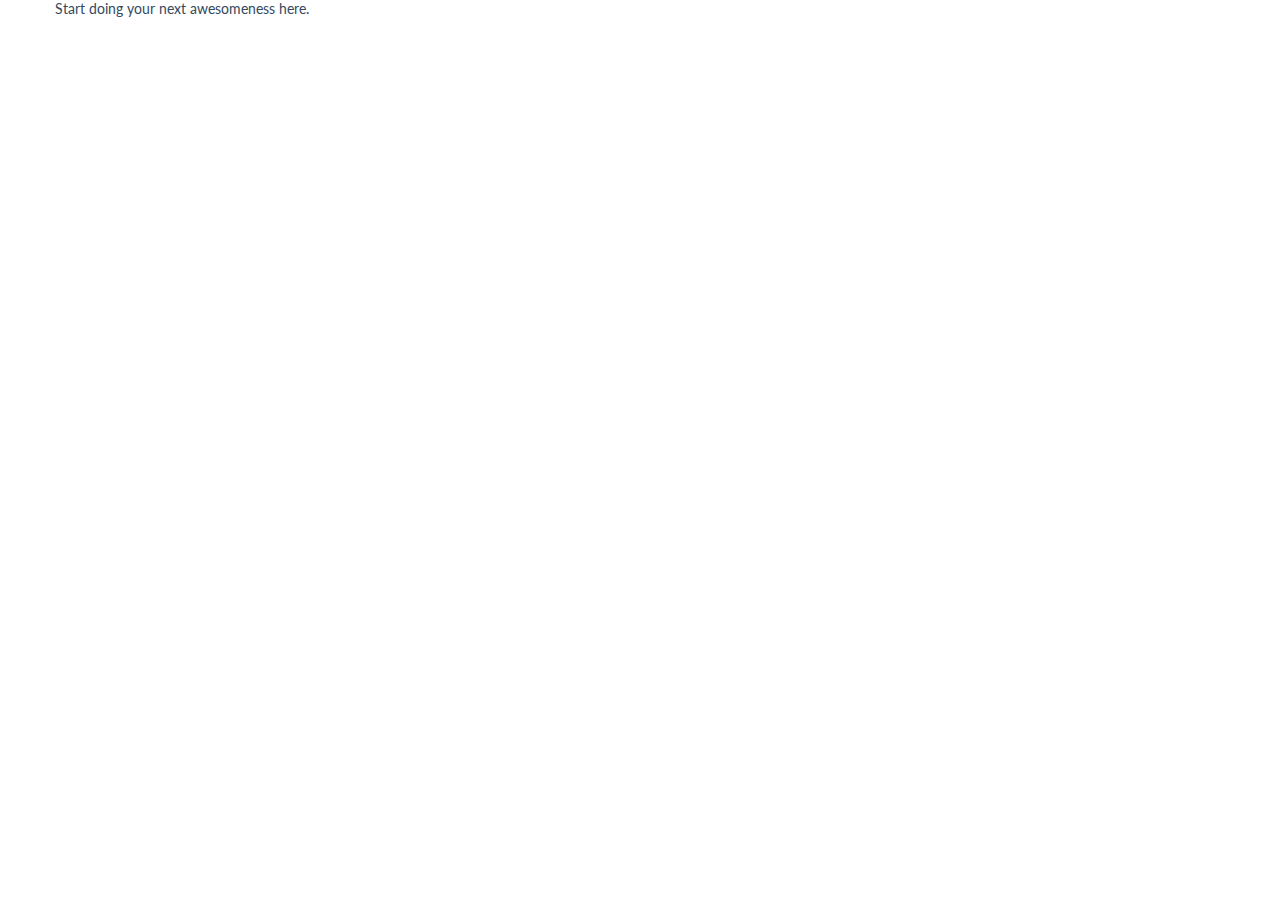
<file: inc/css/lib/flat-ui/template.html>
<!DOCTYPE html>
<html lang="en">
  <head>
    <meta charset="utf-8">
    <title>Flat UI</title>
    <meta name="viewport" content="width=device-width, initial-scale=1.0">

    <!-- Loading Bootstrap -->
    <link href="bootstrap/css/bootstrap.css" rel="stylesheet">
    <link href="bootstrap/css/bootstrap-responsive.css" rel="stylesheet">

    <!-- Loading Flat UI -->
    <link href="css/flat-ui.css" rel="stylesheet">

    <link rel="shortcut icon" href="images/favicon.ico">

    <!-- HTML5 shim, for IE6-8 support of HTML5 elements. All other JS at the end of file. -->
    <!--[if lt IE 9]>
      <script src="js/html5shiv.js"></script>
    <![endif]-->
  </head>
  <body>
    <div class="container">
      Start doing your next awesomeness here.
    </div>
    <!-- /.container -->


    <!-- Load JS here for greater good =============================-->
    <script src="js/jquery-1.8.3.min.js"></script>
    <script src="js/jquery-ui-1.10.3.custom.min.js"></script>
    <script src="js/jquery.ui.touch-punch.min.js"></script>
    <script src="js/bootstrap.min.js"></script>
    <script src="js/bootstrap-select.js"></script>
    <script src="js/bootstrap-switch.js"></script>
    <script src="js/flatui-checkbox.js"></script>
    <script src="js/flatui-radio.js"></script>
    <script src="js/jquery.tagsinput.js"></script>
    <script src="js/jquery.placeholder.js"></script>
    <script src="js/jquery.stacktable.js"></script>
  </body>
</html>
</file>
<file: inc/css/lib/flat-ui/css/demo.css>
/* 62px */
/* 52px */
/* 40px */
/* 29px */
/* 28px */
/* 24px */
.inline-block {
  display: inline-block;
  zoom: 1;
  *display: inline;
}
.clearfix {
  *zoom: 1;
}
.clearfix:before,
.clearfix:after {
  display: table;
  content: "";
}
.clearfix:after {
  clear: both;
}
.drop-ie-gradient {
  filter: unquote("progid:DXImageTransform.Microsoft.gradient(enabled = false)");
}
.dropdown-arrow-inverse {
  border-bottom-color: #34495e !important;
  border-top-color: #34495e !important;
}
.demo-headline {
  color: #1abc9c;
  font-size: 142px !important;
  font-weight: 600;
  line-height: 1.1;
  margin-bottom: 50px;
  padding: 40px 0;
  text-align: center;
  word-wrap: break-word;
}
.demo-row {
  margin: 0 auto;
  padding: 0 20px 50px;
  width: 900px;
  *zoom: 1;
}
.demo-row:before,
.demo-row:after {
  display: table;
  content: "";
}
.demo-row:after {
  clear: both;
}
.demo-row.typography-row .demo-content {
  position: relative;
  float: none;
  margin-left: 20px;
  width: auto;
  padding-left: 265px;
}
.demo-row.typography-row .header-note,
.demo-row.typography-row .text-note {
  display: block;
  width: 260px;
  position: absolute;
  bottom: 10px;
  left: 0;
  font-size: 13px;
  line-height: 13px;
  color: #c0c1c2;
  font-weight: 400;
}
.demo-row.typography-row .text-note {
  bottom: auto;
  top: 10px;
}
.demo-row.menu-row {
  padding: 50px 20px 0;
}
.demo-col {
  float: left;
  margin: 0 20px;
  width: 270px;
}
.demo-content {
  float: left;
  margin-left: 20px;
  width: 580px;
}
.demo-content.demo-content-article {
  font-size: 17.99px;
}
.demo-content.demo-content-article p {
  margin-bottom: 20px;
}
.demo-content.demo-content-article ul {
  list-style-type: none;
  margin-left: 0;
}
.demo-content.demo-content-article li {
  line-height: 26.985px;
  padding: 0 0 5px;
}
.demo-content-wide {
  clear: both;
  margin: 0 20px;
}
.demo-title {
  float: left;
  margin: -10px 20px 10px;
  width: 240px;
  font-size: 24.5px;
  line-height: 40px;
}
.demo-title h1,
.demo-title h2,
.demo-title h3,
.demo-title h4 {
  margin-top: 0;
}
.demo-title h1,
.demo-title h2,
.demo-title h3 {
  line-height: 40px !important;
}
.demo-title h3 {
  font-size: 24.5px !important;
}
.demo-title small {
  color: #c0c1c2;
  font-size: 13px;
  font-weight: 400;
}
.demo-buttons .btn,
.demo-inputs .control-group {
  margin-bottom: 20px;
}
.demo-navigation .demo-title {
  margin-top: 10px;
}
.demo-pager {
  margin-top: -10px;
}
.demo-tooltips {
  height: 100px;
}
.demo-tooltips .tooltip {
  left: -8px !important;
  position: relative !important;
  top: -8px !important;
}
.demo-tooltips .tooltip-inner {
  max-width: 100%;
  width: auto;
}
.demo-popovers .popover {
  display: block;
  margin: 0 13px 0 -3px;
  position: relative;
  width: auto;
}
.demo-social-buttons .btn {
  clear: left;
  float: left;
  margin-bottom: 17px;
}
.demo-headings {
  margin-bottom: 12px;
}
.demo-tiles {
  margin-bottom: 46px;
}
.demo-icons {
  font-size: 32px;
  margin-left: -15px;
}
.demo-icons > span {
  display: inline-block;
  margin: 0 0 32px 35px;
  width: 32px;
}
@media (max-width: 480px) {
  .demo-icons > span {
    margin-left: 16px;
    margin-right: 16px;
  }
}
.demo-icons-tooltip {
  bottom: 0;
  color: #c2c8cf;
  font-size: 12px;
  left: 100%;
  margin-left: 0 !important;
  position: absolute;
  width: 80px;
}
.demo-inline {
  display: inline-block;
}
#appendedInputButton-01 {
  width: 188px;
}
#appendedInputButton-02 {
  width: 197px;
}
#appendedInputButton-04 {
  width: 211px;
}
#datepicker-01 {
  width: 223px;
}
#prependedInput-01,
#prependedInput-02,
#prependedInput-03,
#prependedInput-04 {
  width: 212px;
}
#appendedInputButton-03 {
  width: 162px;
}
#search-query-1 {
  width: 215px;
}
#search-query-2,
#search-query-5 {
  width: 211px;
}
#search-query-3 {
  width: 216px;
}
#search-query-4,
#search-query-7 {
  width: 219px;
}
#search-query-6 {
  width: 214px;
}
#search-query-8,
#search-query-9 {
  width: 226px;
}
.demo-col .ui-spinner {
  max-width: 221px;
}
.demo-illustrations {
  margin-top: 40px;
}
.demo-illustrations .demo-content-wide {
  margin: 0 0 0 -66px;
  padding-top: 20px;
}
.demo-illustrations .demo-content-wide > div {
  float: left;
  width: 100px;
  height: 100px;
  margin: 0 0 80px 87px;
  text-align: center;
}
.demo-illustrations img {
  display: inline-block;
  max-height: 100px;
  max-width: 100px;
  vertical-align: baseline;
}
.demo-dialog input.flat {
  width: 286px;
}
@media (max-width: 1023px) {
  .demo-dialog input.flat {
    width: 200px;
  }
}
@media (max-width: 767px) {
  .demo-dialog input.flat {
    width: 100%;
  }
}
.static-modal-backdrop {
  background-color: #243342;
  padding: 62px 14px;
  margin-bottom: 50px;
}
.demo-sidebar {
  height: 100%;
  left: 0;
  margin: 0;
  list-style-type: none;
  overflow: auto;
  position: fixed;
  top: 0;
  width: 150px;
  z-index: 10000;
  background-color: #f3f4f5;
  -webkit-backface-visibility: hidden;
  -webkit-font-smoothing: subpixel-antialiased;
}
.demo-sidebar li:first-child a {
  padding-top: 20px;
}
.demo-sidebar a {
  display: block;
  padding: 7px 20px;
}
@media (max-width: 767px) {
  .hide-on-tablets {
    display: none;
  }
  .demo-row {
    margin-bottom: 0;
    margin-left: 0;
    padding-left: 0;
    padding-right: 0;
    width: auto;
  }
  .demo-col,
  .demo-content,
  .demo-content-wide,
  .demo-title {
    float: none;
    margin: 0 0 18px !important;
    padding: 0 !important;
    width: auto;
  }
  .demo-headline {
    font-size: 65.002px !important;
    text-align: left;
  }
  .demo-inline {
    display: block;
  }
  .demo-navigation .btn-toolbar {
    margin: 0;
  }
  .demo-navigation .pager,
  .demo-navigation .mll.pvm {
    display: block;
    margin: 0 0 20px;
    padding: 0;
  }
  .typography-row .header-note,
  .typography-row .text-note {
    position: static !important;
    margin: 0 0 10px;
  }
  .static-modal-backdrop {
    margin-left: -20px;
    margin-right: -20px;
  }
}
</file>
<file: inc/css/lib/flat-ui/css/flat-ui.css>
@import url("https://fonts.googleapis.com/css?family=Lato:400,700,700italic,900,400italic,300");
@font-face {
  font-family: "Flat-UI-Icons";
  src: url("../fonts/Flat-UI-Icons.eot");
  src: url("../fonts/Flat-UI-Icons.eot?#iefix") format("embedded-opentype"), url("../fonts/Flat-UI-Icons.woff") format("woff"), url("../fonts/Flat-UI-Icons.ttf") format("truetype"), url("../fonts/Flat-UI-Icons.svg#Flat-UI-Icons") format("svg");
  font-weight: normal;
  font-style: normal;
}
/* Use the following CSS code if you want to use data attributes for inserting your icons */
[data-icon]:before {
  font-family: 'Flat-UI-Icons';
  content: attr(data-icon);
  speak: none;
  font-weight: normal;
  font-variant: normal;
  text-transform: none;
  -webkit-font-smoothing: antialiased;
}
/* Use the following CSS code if you want to have a class per icon */
/*
Instead of a list of all class selectors,
you can use the generic selector below, but it's slower:
[class*="fui-"] {
*/
.fui-triangle-up,
.fui-triangle-up-small,
.fui-triangle-right-large,
.fui-triangle-left-large,
.fui-triangle-down,
.fui-info,
.fui-alert,
.fui-question,
.fui-window,
.fui-windows,
.fui-arrow-right,
.fui-arrow-left,
.fui-loop,
.fui-cmd,
.fui-mic,
.fui-triangle-down-small,
.fui-check-inverted,
.fui-heart,
.fui-location,
.fui-plus,
.fui-check,
.fui-cross,
.fui-list,
.fui-new,
.fui-video,
.fui-photo,
.fui-volume,
.fui-time,
.fui-eye,
.fui-chat,
.fui-home,
.fui-upload,
.fui-search,
.fui-user,
.fui-mail,
.fui-lock,
.fui-power,
.fui-star,
.fui-calendar,
.fui-gear,
.fui-book,
.fui-exit,
.fui-trash,
.fui-folder,
.fui-bubble,
.fui-cross-inverted,
.fui-plus-inverted,
.fui-export,
.fui-radio-unchecked,
.fui-radio-checked,
.fui-checkbox-unchecked,
.fui-checkbox-checked,
.fui-flat,
.fui-calendar-solid,
.fui-star-2,
.fui-credit-card,
.fui-clip,
.fui-link,
.fui-pause,
.fui-play,
.fui-tag,
.fui-document,
.fui-image,
.fui-facebook,
.fui-youtube,
.fui-vimeo,
.fui-twitter,
.fui-stumbleupon,
.fui-spotify,
.fui-skype,
.fui-pinterest,
.fui-path,
.fui-myspace,
.fui-linkedin,
.fui-googleplus,
.fui-dribbble,
.fui-blogger,
.fui-behance,
.fui-list-thumbnailed,
.fui-list-small-thumbnails,
.fui-list-numbered,
.fui-list-large-thumbnails,
.fui-list-columned,
.fui-list-bulleted {
  display: inline-block;
  font-family: 'Flat-UI-Icons';
  speak: none;
  font-style: normal;
  font-weight: normal;
  font-variant: normal;
  text-transform: none;
  -webkit-font-smoothing: antialiased;
}
.fui-triangle-up:before {
  content: "\e000";
}
.fui-triangle-up-small:before {
  content: "\e001";
}
.fui-triangle-right-large:before {
  content: "\e002";
}
.fui-triangle-left-large:before {
  content: "\e003";
}
.fui-triangle-down:before {
  content: "\e004";
}
.fui-info:before {
  content: "\e016";
}
.fui-alert:before {
  content: "\e017";
}
.fui-question:before {
  content: "\e018";
}
.fui-window:before {
  content: "\e019";
}
.fui-windows:before {
  content: "\e01a";
}
.fui-arrow-right:before {
  content: "\e02c";
}
.fui-arrow-left:before {
  content: "\e02d";
}
.fui-loop:before {
  content: "\e02e";
}
.fui-cmd:before {
  content: "\e02f";
}
.fui-mic:before {
  content: "\e030";
}
.fui-triangle-down-small:before {
  content: "\e005";
}
.fui-check-inverted:before {
  content: "\e006";
}
.fui-heart:before {
  content: "\e007";
}
.fui-location:before {
  content: "\e008";
}
.fui-plus:before {
  content: "\e009";
}
.fui-check:before {
  content: "\e00a";
}
.fui-cross:before {
  content: "\e00b";
}
.fui-list:before {
  content: "\e00c";
}
.fui-new:before {
  content: "\e00d";
}
.fui-video:before {
  content: "\e00e";
}
.fui-photo:before {
  content: "\e00f";
}
.fui-volume:before {
  content: "\e010";
}
.fui-time:before {
  content: "\e011";
}
.fui-eye:before {
  content: "\e012";
}
.fui-chat:before {
  content: "\e013";
}
.fui-home:before {
  content: "\e015";
}
.fui-upload:before {
  content: "\e01b";
}
.fui-search:before {
  content: "\e01c";
}
.fui-user:before {
  content: "\e01d";
}
.fui-mail:before {
  content: "\e01e";
}
.fui-lock:before {
  content: "\e01f";
}
.fui-power:before {
  content: "\e020";
}
.fui-star:before {
  content: "\e021";
}
.fui-calendar:before {
  content: "\e023";
}
.fui-gear:before {
  content: "\e024";
}
.fui-book:before {
  content: "\e025";
}
.fui-exit:before {
  content: "\e026";
}
.fui-trash:before {
  content: "\e027";
}
.fui-folder:before {
  content: "\e028";
}
.fui-bubble:before {
  content: "\e029";
}
.fui-cross-inverted:before {
  content: "\e02a";
}
.fui-plus-inverted:before {
  content: "\e031";
}
.fui-export:before {
  content: "\e014";
}
.fui-radio-unchecked:before {
  content: "\e02b";
}
.fui-radio-checked:before {
  content: "\e032";
}
.fui-checkbox-unchecked:before {
  content: "\e033";
}
.fui-checkbox-checked:before {
  content: "\e034";
}
.fui-flat:before {
  content: "\e035";
}
.fui-calendar-solid:before {
  content: "\e022";
}
.fui-star-2:before {
  content: "\e036";
}
.fui-credit-card:before {
  content: "\e037";
}
.fui-clip:before {
  content: "\e038";
}
.fui-link:before {
  content: "\e039";
}
.fui-pause:before {
  content: "\e03b";
}
.fui-play:before {
  content: "\e03c";
}
.fui-tag:before {
  content: "\e03d";
}
.fui-document:before {
  content: "\e03e";
}
.fui-image:before {
  content: "\e03a";
}
.fui-facebook:before {
  content: "\e03f";
}
.fui-youtube:before {
  content: "\e040";
}
.fui-vimeo:before {
  content: "\e041";
}
.fui-twitter:before {
  content: "\e042";
}
.fui-stumbleupon:before {
  content: "\e043";
}
.fui-spotify:before {
  content: "\e044";
}
.fui-skype:before {
  content: "\e045";
}
.fui-pinterest:before {
  content: "\e046";
}
.fui-path:before {
  content: "\e047";
}
.fui-myspace:before {
  content: "\e048";
}
.fui-linkedin:before {
  content: "\e049";
}
.fui-googleplus:before {
  content: "\e04a";
}
.fui-dribbble:before {
  content: "\e04c";
}
.fui-blogger:before {
  content: "\e04d";
}
.fui-behance:before {
  content: "\e04e";
}
.fui-list-thumbnailed:before {
  content: "\e04b";
}
.fui-list-small-thumbnails:before {
  content: "\e04f";
}
.fui-list-numbered:before {
  content: "\e050";
}
.fui-list-large-thumbnails:before {
  content: "\e051";
}
.fui-list-columned:before {
  content: "\e052";
}
.fui-list-bulleted:before {
  content: "\e053";
}
/* 62px */
/* 52px */
/* 40px */
/* 29px */
/* 28px */
/* 24px */
.inline-block {
  display: inline-block;
  zoom: 1;
  *display: inline;
}
.clearfix {
  *zoom: 1;
}
.clearfix:before,
.clearfix:after {
  display: table;
  content: "";
}
.clearfix:after {
  clear: both;
}
.drop-ie-gradient {
  filter: unquote("progid:DXImageTransform.Microsoft.gradient(enabled = false)");
}
.dropdown-arrow-inverse {
  border-bottom-color: #34495e !important;
  border-top-color: #34495e !important;
}
body {
  color: #34495e;
  font-family: 'Lato', sans-serif;
  font-size: 14px;
  line-height: 1.231;
}
input,
button,
select,
textarea {
  font-family: 'Lato', sans-serif;
  font-size: 14px;
}
a {
  color: #16a085;
  text-decoration: none;
  -webkit-transition: 0.25s;
  -moz-transition: 0.25s;
  -o-transition: 0.25s;
  transition: 0.25s;
  -webkit-backface-visibility: hidden;
}
a:hover {
  color: #1abc9c;
  text-decoration: none;
}
h1,
.h1 {
  font-size: 62.006px /* 64px */;
}
h2,
.h2 {
  font-size: 51.996px /* 52px */;
}
h3,
.h3 {
  font-size: 39.998000000000005px /* 40px */;
}
h4,
.h4 {
  font-size: 28.994000000000003px /* 29px */;
}
h5,
.h5 {
  font-size: 28px /* 28px */;
}
h6,
.h6 {
  font-size: 23.996px /* 24px */;
}
h1,
.h1,
h2,
.h2,
h3,
.h3,
h4,
.h4,
h5,
.h5,
h6,
.h6 {
  line-height: 1.2em;
}
h1 {
  font-weight: 700;
}
h2 {
  font-weight: 700;
  margin-bottom: 2px;
}
h3 {
  font-weight: 700;
  margin-bottom: 4px;
  margin-top: 2px;
}
h4 {
  font-weight: 500;
  margin-top: 4px;
}
h5 {
  font-weight: 500;
}
h6 {
  font-weight: normal;
}
p {
  font-size: 18.004px;
  /* 18px */

  line-height: 1.722169;
  /* 31px */

}
.lead {
  font-size: 28px;
  /* 28px */

  line-height: 1.4642745000000001;
  /* 41px */

  font-weight: 300;
}
small {
  font-size: 84%;
  /* 15px */

  line-height: 2.050846;
  /* 31px */

}
blockquote {
  position: relative;
  border-left: none;
  padding-left: 19px;
}
blockquote:before {
  position: absolute;
  left: 0;
  width: 3px;
  height: 100%;
  top: 0;
  bottom: 0;
  background-color: #ebedee;
  content: "";
  -webkit-border-radius: 2px;
  -moz-border-radius: 2px;
  border-radius: 2px;
}
blockquote p {
  font-size: 20.006px;
  line-height: 1.549829;
  font-weight: normal;
  margin-bottom: .4em;
}
blockquote small {
  font-size: 18.004px;
  line-height: 1.722169;
  font-style: italic;
  color: #34495e;
}
blockquote small:before {
  content: "";
}
.img-rounded {
  -webkit-border-radius: 5px;
  -moz-border-radius: 5px;
  border-radius: 5px;
}
.img-comment {
  font-size: 14.994px;
  line-height: 1.231;
  font-style: italic;
  margin: 24px 0;
}
.prettyprint {
  background-color: transparent;
  border-color: #e7e9ec;
  border-radius: 6px;
  border-width: 2px;
  overflow: auto;
  word-wrap: normal;
  white-space: pre;
}
.prettyprint.linenums {
  overflow: visible;
  white-space: pre;
  white-space: pre-wrap;
  word-wrap: break-word;
}
.text-primary {
  color: #1abc9c;
}
a.text-primary:hover,
a.text-primary:focus {
  color: #15967d;
}
.text-success {
  color: #2ecc71;
}
a.text-success:hover,
a.text-success:focus {
  color: #25a35a;
}
.text-danger {
  color: #e74c3c;
}
a.text-danger:hover,
a.text-danger:focus {
  color: #b93d30;
}
.text-warning {
  color: #f1c40f;
}
a.text-warning:hover,
a.text-warning:focus {
  color: #c19d0c;
}
.text-info {
  color: #3498db;
}
a.text-info:hover,
a.text-info:focus {
  color: #2a7aaf;
}
.text-inverse {
  color: #ffffff;
}
a.text-inverse:hover,
a.text-inverse:focus {
  color: #cccccc;
}
.muted {
  color: #bdc3c7;
}
a.muted:hover,
a.muted:focus {
  color: #979c9f;
}
.btn,
.btn-group > .btn,
.btn-group > .dropdown-menu,
.btn-group > .popover {
  font-size: 14.994px;
  /* 15px */

  font-weight: 500;
}
.btn {
  border: none;
  background: #bdc3c7;
  color: #ffffff;
  padding: 9px 12px 10px;
  line-height: 22px;
  text-decoration: none;
  text-shadow: none;
  -webkit-border-radius: 6px;
  -moz-border-radius: 6px;
  border-radius: 6px;
  -webkit-box-shadow: none;
  -moz-box-shadow: none;
  box-shadow: none;
  -webkit-transition: 0.25s;
  -moz-transition: 0.25s;
  -o-transition: 0.25s;
  transition: 0.25s;
  -webkit-backface-visibility: hidden;
}
.btn:hover,
.btn:focus,
.btn-group:focus .btn.dropdown-toggle {
  background-color: #cacfd2;
  color: #ffffff;
  outline: none;
  -webkit-transition: 0.25s;
  -moz-transition: 0.25s;
  -o-transition: 0.25s;
  transition: 0.25s;
  -webkit-backface-visibility: hidden;
}
.btn:active,
.btn-group.open .btn.dropdown-toggle,
.btn.active {
  background-color: #a1a6a9;
  color: rgba(255, 255, 255, 0.75);
  -webkit-box-shadow: none;
  -moz-box-shadow: none;
  box-shadow: none;
}
.btn.disabled,
.btn[disabled] {
  background-color: #bdc3c7;
  color: rgba(255, 255, 255, 0.75);
  -webkit-box-shadow: none;
  -moz-box-shadow: none;
  box-shadow: none;
  opacity: 0.7;
  filter: alpha(opacity=70);
}
.btn.btn-huge {
  font-size: 21.994px;
  /* 22px */

  line-height: 22px;
  padding: 15px 20px 16px;
}
.btn.btn-huge > [class^="fui-"] {
  top: 1px;
}
.btn.btn-huge > [class^="fui-"].pull-right {
  margin-right: -2px;
}
.btn.btn-large {
  font-size: 16.996px;
  /* 17px */

  line-height: 20px;
  padding: 12px 18px 13px;
}
.btn.btn-large > [class^="fui-"] {
  top: 0;
}
.btn.btn-large > [class^="fui-"].pull-right {
  margin-right: -2px;
}
.btn.btn-small {
  font-size: 12.992px;
  /* 13px */

  line-height: 20px;
  padding: 6px 13px 8px;
}
.btn.btn-small > [class^="fui-"] {
  top: 1px;
}
.btn.btn-mini {
  font-size: 11.998px;
  /* 12px */

  padding: 8px 13px 9px;
  line-height: 1.2;
}
.btn.btn-mini > [class^="fui-"] {
  top: 0;
}
.btn.btn-embossed {
  -webkit-box-shadow: inset 0 -2px 0 rgba(0, 0, 0, 0.15);
  -moz-box-shadow: inset 0 -2px 0 rgba(0, 0, 0, 0.15);
  box-shadow: inset 0 -2px 0 rgba(0, 0, 0, 0.15);
}
.btn.btn-embossed.active,
.btn.btn-embossed:active {
  -webkit-box-shadow: inset 0 2px 0 rgba(0, 0, 0, 0.15);
  -moz-box-shadow: inset 0 2px 0 rgba(0, 0, 0, 0.15);
  box-shadow: inset 0 2px 0 rgba(0, 0, 0, 0.15);
}
.btn.btn-wide {
  min-width: 140px;
  padding-left: 30px;
  padding-right: 30px;
}
.btn.btn-primary {
  background-color: #1abc9c;
}
.btn.btn-primary:hover,
.btn.btn-primary:focus,
.btn-group:focus .btn.btn-primary.dropdown-toggle {
  background-color: #48c9b0;
}
.btn.btn-primary:active,
.btn-group.open .btn.btn-primary.dropdown-toggle,
.btn.btn-primary.active {
  background-color: #16a085;
}
.btn.btn-info {
  background-color: #3498db;
}
.btn.btn-info:hover,
.btn.btn-info:focus,
.btn-group:focus .btn.btn-info.dropdown-toggle {
  background-color: #5dade2;
}
.btn.btn-info:active,
.btn-group.open .btn.btn-info.dropdown-toggle,
.btn.btn-info.active {
  background-color: #2c81ba;
}
.btn.btn-danger {
  background-color: #e74c3c;
}
.btn.btn-danger:hover,
.btn.btn-danger:focus,
.btn-group:focus .btn.btn-danger.dropdown-toggle {
  background-color: #ec7063;
}
.btn.btn-danger:active,
.btn-group.open .btn.btn-danger.dropdown-toggle,
.btn.btn-danger.active {
  background-color: #c44133;
}
.btn.btn-success {
  background-color: #2ecc71;
}
.btn.btn-success:hover,
.btn.btn-success:focus,
.btn-group:focus .btn.btn-success.dropdown-toggle {
  background-color: #58d68d;
}
.btn.btn-success:active,
.btn-group.open .btn.btn-success.dropdown-toggle,
.btn.btn-success.active {
  background-color: #27ad60;
}
.btn.btn-warning {
  background-color: #f1c40f;
}
.btn.btn-warning:hover,
.btn.btn-warning:focus,
.btn-group:focus .btn.btn-warning.dropdown-toggle {
  background-color: #f5d313;
}
.btn.btn-warning:active,
.btn-group.open .btn.btn-warning.dropdown-toggle,
.btn.btn-warning.active {
  background-color: #cda70d;
}
.btn.btn-inverse {
  background-color: #34495e;
}
.btn.btn-inverse:hover,
.btn.btn-inverse:focus,
.btn-group:focus .btn.btn-inverse.dropdown-toggle {
  background-color: #415b76;
}
.btn.btn-inverse:active,
.btn-group.open .btn.btn-inverse.dropdown-toggle,
.btn.btn-inverse.active {
  background-color: #2c3e50;
}
.btn > [class^="fui-"] {
  margin: 0 4px;
  position: relative;
  top: 1px;
  vertical-align: top;
  display: inline-block;
  zoom: 1;
  *display: inline;
}
.btn > [class^="fui-"].pull-right {
  margin-right: 0px;
}
.btn-toolbar .btn.active {
  color: #ffffff;
}
.btn-toolbar .btn:first-child {
  -webkit-border-radius: 6px 0 0 6px;
  -moz-border-radius: 6px 0 0 6px;
  border-radius: 6px 0 0 6px;
}
.btn-toolbar .btn:last-child {
  -webkit-border-radius: 0 6px 6px 0;
  -moz-border-radius: 0 6px 6px 0;
  border-radius: 0 6px 6px 0;
}
.btn-toolbar .btn > [class^="fui-"] {
  font-size: 16px;
  top: 0;
}
.btn-tip {
  font-weight: 300;
  padding-left: 10px;
}
.btn-group > .btn {
  border-radius: 0;
  text-align: center;
}
.btn-group > .btn:active + .btn,
.btn-group > .btn.active + .btn {
  border-left-color: transparent;
}
.btn-group > .btn:first-of-type {
  border-top-left-radius: 6px;
  border-bottom-left-radius: 6px;
}
.btn-group > .btn:last-of-type {
  border-top-right-radius: 6px;
  border-bottom-right-radius: 6px;
}
.btn-group > .btn + .btn {
  margin-left: 0;
}
.btn-group > .btn + .dropdown-toggle {
  border-left: 2px solid rgba(52, 73, 94, 0.15);
  padding-left: 13px;
  padding-right: 13px;
  -webkit-box-shadow: none;
  -moz-box-shadow: none;
  box-shadow: none;
}
.btn-group > .btn + .dropdown-toggle .caret {
  margin-left: 3px;
  margin-right: 3px;
}
.btn-group > .btn.btn-huge + .dropdown-toggle .caret {
  margin-left: 7px;
  margin-right: 7px;
}
.btn-group > .btn.btn-small + .dropdown-toggle .caret {
  margin-left: 0;
  margin-right: 0;
}
.btn-social-pinterest {
  background-color: #cb2028;
}
.btn-social-pinterest:hover,
.btn-social-pinterest:focus {
  background-color: #d54d53;
}
.btn-social-pinterest:active,
.btn-social-pinterest.active {
  background-color: #ad1b22;
}
.btn-social-linkedin {
  background-color: #0072b5;
}
.btn-social-linkedin:hover,
.btn-social-linkedin:focus {
  background-color: #338ec4;
}
.btn-social-linkedin:active,
.btn-social-linkedin.active {
  background-color: #00619a;
}
.btn-social-stumbleupon {
  background-color: #ed4a13;
}
.btn-social-stumbleupon:hover,
.btn-social-stumbleupon:focus {
  background-color: #f16e42;
}
.btn-social-stumbleupon:active,
.btn-social-stumbleupon.active {
  background-color: #c93f10;
}
.btn-social-googleplus {
  background-color: #2d2d2d;
}
.btn-social-googleplus:hover,
.btn-social-googleplus:focus {
  background-color: #575757;
}
.btn-social-googleplus:active,
.btn-social-googleplus.active {
  background-color: #262626;
}
.btn-social-facebook {
  background-color: #2f4b93;
}
.btn-social-facebook:hover,
.btn-social-facebook:focus {
  background-color: #596fa9;
}
.btn-social-facebook:active,
.btn-social-facebook.active {
  background-color: #28407d;
}
.btn-social-twitter {
  background-color: #00bdef;
}
.btn-social-twitter:hover,
.btn-social-twitter:focus {
  background-color: #33caf2;
}
.btn-social-twitter:active,
.btn-social-twitter.active {
  background-color: #00a1cb;
}
@media (max-width: 480px) {
  .btn.btn-block {
    margin: 9px 0 18px;
  }
}
.caret {
  border-left-width: 6px;
  border-right-width: 6px;
  border-top-width: 8px;
  border-bottom-color: #34495e;
  border-style: solid;
  border-bottom-style: none;
  border-top-color: #34495e;
  -webkit-transition: 0.25s;
  -moz-transition: 0.25s;
  -o-transition: 0.25s;
  transition: 0.25s;
  -webkit-backface-visibility: hidden;
  -webkit-transform: scale(1.001);
  -moz-transform: scale(1.001);
  -ms-transform: scale(1.001);
  -o-transform: scale(1.001);
  transform: scale(1.001);
}
.dropup .caret,
.dropup .btn-large .caret,
.navbar-fixed-bottom .dropdown .caret {
  border-bottom-width: 8px;
}
.btn-mini .caret,
.btn-small .caret,
.btn-large .caret {
  margin-top: 7px;
}
.btn-large .caret {
  border-top-width: 8px;
  border-right-width: 6px;
  border-left-width: 6px;
}
.navbar {
  font-size: 15.988px;
  /* 16px */

}
.navbar .brand {
  border-radius: 6px 0 0 6px;
  color: #526476;
  font-size: 23.996px;
  /* 24px */

  font-weight: 700;
  margin-left: 0;
  padding: 23px 28px 24px 32px;
  text-shadow: none;
}
.navbar .brand:hover,
.navbar .brand:focus {
  color: #1abc9c;
}
.navbar .brand[class*="fui-"] {
  font-weight: normal;
}
.navbar .brand small {
  line-height: 1;
}
.navbar .nav {
  margin-right: 0;
}
.navbar .nav > li {
  position: relative;
}
.navbar .nav > li:hover > ul {
  opacity: 1;
  top: 100%;
  visibility: visible;
  z-index: 100;
  -webkit-transform: scale(1, 1);
  display: block\9;
}
.navbar .nav > li.active > a,
.navbar .nav > li.active > a:hover,
.navbar .nav > li.active > a:focus {
  background: none;
  color: #1abc9c;
  -webkit-box-shadow: none;
  -moz-box-shadow: none;
  box-shadow: none;
}
.navbar .nav > li > ul {
  padding-top: 13px;
  top: 80%;
}
.navbar .nav > li > ul:before {
  content: "";
  border-style: solid;
  border-width: 0 9px 9px 9px;
  border-color: transparent transparent #34495e transparent;
  height: 0;
  position: absolute;
  left: 15px;
  top: 5px;
  width: 0;
  -webkit-transform: rotate(360deg);
}
.navbar .nav > li > ul li:hover ul {
  opacity: 1;
  -webkit-transform: scale(1, 1);
  visibility: visible;
  display: block\9;
}
.navbar .nav > li > ul li ul {
  left: 100%;
}
.navbar .nav > li > a {
  color: #526476;
  font-weight: 700;
  font-size: 14.994px;
  /* 15px */

  padding: 29px 20px 27px;
  text-shadow: none;
  -webkit-transition: background-color .25s, color .25s, border-bottom-color .25s;
  -moz-transition: background-color .25s, color .25s, border-bottom-color .25s;
  -o-transition: background-color .25s, color .25s, border-bottom-color .25s;
  transition: background-color .25s, color .25s, border-bottom-color .25s;
  -webkit-backface-visibility: hidden;
}
.navbar .nav > li > a:hover,
.navbar .nav > li > a:focus {
  color: #1abc9c;
}
.navbar .nav > li > a[class*="fui-"] {
  font-size: 24px;
  font-weight: normal;
}
.navbar .nav > li > a > [class*="fui-"] {
  font-size: 24px;
  margin: -4px 0 0;
  position: relative;
  top: 4px;
}
.navbar .nav > li > a > [class*="fui-"] + * {
  margin-left: 12px;
}
.navbar .nav ul {
  border-radius: 4px;
  left: 0;
  list-style-type: none;
  margin-left: 0;
  opacity: 0;
  position: absolute;
  top: 0;
  width: 234px;
  -webkit-transform: scale(1, 0.99);
  -webkit-transform-origin: 0 0;
  visibility: hidden;
  -webkit-transition: 0.3s ease-out;
  -moz-transition: 0.3s ease-out;
  -o-transition: 0.3s ease-out;
  transition: 0.3s ease-out;
  -webkit-backface-visibility: hidden;
}
.navbar .nav ul ul {
  left: 95%;
  padding-left: 5px;
}
.navbar .nav ul li {
  background-color: #34495e;
  padding: 0 3px 3px;
  position: relative;
}
.navbar .nav ul li:first-child {
  border-radius: 6px 6px 0 0;
  padding-top: 3px;
}
.navbar .nav ul li:last-child {
  border-radius: 0 0 6px 6px;
}
.navbar .nav ul li.active > a,
.navbar .nav ul li.active > a:hover,
.navbar .nav ul li.active > a:focus {
  background-color: #1abc9c;
  color: #ffffff;
  padding-left: 9px;
  padding-right: 9px;
}
.navbar .nav ul li.active + li > a {
  padding-left: 9px;
  padding-right: 9px;
}
.navbar .nav ul a {
  border-radius: 2px;
  color: #ffffff;
  display: block;
  font-size: 14px;
  padding: 6px 9px;
  text-decoration: none;
}
.navbar .nav ul a:hover {
  background-color: #1abc9c;
}
.navbar .btn-navbar {
  background: none;
  border: none;
  color: #34495e;
  margin: 21px 15px 17px;
  text-shadow: none;
  -webkit-box-shadow: none;
  -moz-box-shadow: none;
  box-shadow: none;
}
.navbar .btn-navbar:hover,
.navbar .btn-navbar:focus {
  background: none;
  color: #1abc9c;
}
.navbar .btn-navbar:before {
  content: "\e00c";
  font-family: "Flat-UI-Icons";
  font-size: 21.994px;
  font-style: normal;
  font-weight: normal;
  -webkit-font-smoothing: antialiased;
}
.navbar .btn-navbar .icon-bar {
  display: none;
}
.navbar-inner {
  background: #eceef0;
  border: none;
  padding-left: 0;
  padding-right: 0;
  -webkit-border-radius: 6px;
  -moz-border-radius: 6px;
  border-radius: 6px;
  filter: unquote("progid:DXImageTransform.Microsoft.gradient(enabled = false)");
  -webkit-box-shadow: none;
  -moz-box-shadow: none;
  box-shadow: none;
}
.navbar-inverse {
  font-size: 16.996px;
  /* 17px */

}
.navbar-inverse .navbar-inner {
  background: #34495e;
  filter: unquote("progid:DXImageTransform.Microsoft.gradient(enabled = false)");
}
.navbar-inverse .brand {
  border-bottom: 2px solid #2c3e50;
  border-right: 2px solid #2c3e50;
  color: #ffffff;
  padding: 10px 28px 11px 32px;
}
.navbar-inverse .btn-navbar {
  color: #ffffff;
  margin: 7px 10px;
}
.navbar-inverse .btn-icon {
  margin: 8px 5px 8px 15px;
}
.navbar-inverse .nav > li:first-child.active > a {
  padding-left: 20px;
}
.navbar-inverse .nav > li:first-child > a {
  border-left: none;
}
.navbar-inverse .nav > li.active > a,
.navbar-inverse .nav > li.active > a:hover,
.navbar-inverse .nav > li.active > a:focus {
  background-color: #1abc9c;
  border-bottom-color: #16a085;
  border-left: none;
  color: #ffffff;
  padding-left: 20px;
  -webkit-box-shadow: none;
  -moz-box-shadow: none;
  box-shadow: none;
}
.navbar-inverse .nav > li.active + li > a {
  border-left: none;
  padding-left: 20px;
}
.navbar-inverse .nav > li > a {
  font-size: 16.002px;
  /* 16px */

  border-bottom: 2px solid #2c3e50;
  border-left: 2px solid #2c3e50;
  color: #ffffff;
  padding: 16px 20px 15px;
}
.navbar-inverse .nav.pull-right > li > a {
  border-radius: 0 6px 6px 0;
}
.navbar-unread,
.navbar-new {
  font-family: 'Lato', sans-serif;
  background-color: #1abc9c;
  border-radius: 50%;
  color: #ffffff;
  font-size: 0;
  font-weight: 700;
  height: 6px;
  line-height: 14px;
  position: absolute;
  right: 12px;
  text-align: center;
  top: 28px;
  width: 6px;
  z-index: 10;
}
.active .navbar-unread,
.active .navbar-new {
  background-color: #ffffff;
  display: none;
}
.navbar-inverse .navbar-unread,
.navbar-inverse .navbar-new {
  top: 15px;
}
.navbar-new {
  background-color: #e74c3c;
  font-size: 12px;
  line-height: 17px;
  height: 18px;
  margin: -9px -1px;
  min-width: 16px;
  padding: 0 1px;
  width: auto;
  -webkit-font-smoothing: subpixel-antialiased;
}
.navbar.navbar-inverse .nav li.dropdown.open > .dropdown-toggle {
  background-color: #1abc9c;
  border-bottom-color: #16a085;
  color: #ffffff;
}
.navbar.navbar-inverse .nav li.dropdown.open > .dropdown-toggle .caret {
  border-bottom-color: #ffffff !important;
  border-top-color: #ffffff !important;
}
.navbar .nav li.dropdown.open > .dropdown-toggle {
  background: none;
  color: #1abc9c;
}
.navbar .nav li.dropdown.open > .dropdown-toggle .caret {
  border-bottom-color: #1abc9c !important;
  border-top-color: #1abc9c !important;
}
.navbar .nav li.dropdown.open .dropdown-menu {
  opacity: 1;
  top: 100%;
  visibility: visible;
  z-index: 1000;
  -webkit-transform: none;
}
.navbar .nav li.dropdown > .dropdown-toggle {
  outline: none;
}
.navbar .nav li.dropdown > .dropdown-toggle:hover .caret,
.navbar .nav li.dropdown > .dropdown-toggle:focus .caret {
  border-bottom-color: #1abc9c;
  border-top-color: #1abc9c;
}
.navbar .nav li.dropdown > .dropdown-toggle .caret {
  border-left-width: 6px;
  border-right-width: 6px;
  border-top-width: 8px;
  border-bottom-color: #4c6a89;
  border-top-color: #4c6a89;
  margin-left: 10px;
  margin-top: 7px;
}
.navbar .nav li.dropdown .dropdown-menu {
  background-color: #34495e;
  opacity: 0;
  padding: 0;
  visibility: hidden;
}
.navbar .nav li.dropdown .dropdown-menu:before {
  display: none;
}
.navbar .nav li.dropdown .dropdown-menu:after {
  border-bottom-color: #34495e;
}
.navbar .nav li.dropdown .dropdown-menu > li > a {
  border-radius: 3px;
  color: #ffffff;
  padding: 6px 8px 8px;
}
.navbar .nav li.dropdown .dropdown-menu .divider {
  background-color: #2c3e50;
  border-bottom: none;
  margin: 2px 0 5px;
  padding: 0;
  height: 2px;
}
.navbar.navbar-inverse .navbar-search {
  border-left: 2px solid #2c3e50;
  border-bottom: 2px solid #2c3e50;
  padding: 8px 0 6px 23px;
  min-width: 220px;
}
.navbar.navbar-inverse .navbar-search.form-search .input-append .search-query:focus + .btn {
  border-color: #1abc9c;
}
.navbar.navbar-inverse .navbar-search.form-search .input-append .btn {
  background-color: #2c3e50;
  color: #4c6a89;
}
.navbar.navbar-inverse .navbar-search.form-search .input-append .btn:hover,
.navbar.navbar-inverse .navbar-search.form-search .input-append .btn:focus {
  color: #ffffff;
}
.navbar.navbar-inverse .navbar-search .search-query,
.navbar.navbar-inverse .navbar-search .search-query:focus {
  background-color: #2c3e50;
  color: #ffffff;
}
.navbar.navbar-inverse .navbar-search .search-query:-moz-placeholder,
.navbar.navbar-inverse .navbar-search .search-query:focus:-moz-placeholder {
  color: #46627f;
}
.navbar.navbar-inverse .navbar-search .search-query::-webkit-input-placeholder,
.navbar.navbar-inverse .navbar-search .search-query:focus::-webkit-input-placeholder {
  color: #46627f;
}
.navbar.navbar-inverse .navbar-search .search-query.placeholder,
.navbar.navbar-inverse .navbar-search .search-query:focus.placeholder {
  color: #46627f;
}
.navbar.navbar-inverse .navbar-search .search-query:focus {
  border-color: #1abc9c;
}
.navbar .navbar-search {
  margin: 0;
  padding: 20px 20px 19px;
}
.navbar .navbar-search.form-search .input-append .search-query {
  border-right: none;
}
.navbar .navbar-search.form-search .input-append .search-query:focus {
  -webkit-border-radius: 6px 0 0 6px;
  -moz-border-radius: 6px 0 0 6px;
  border-radius: 6px 0 0 6px;
}
.navbar .navbar-search.form-search .input-append .search-query:focus + .btn {
  border-color: #1abc9c;
}
.navbar .navbar-search.form-search .input-append .btn {
  background-color: #ffffff;
  border-color: transparent;
  color: #bcc3ca;
  padding: 8px 8px 7px;
}
.navbar .navbar-search.form-search .input-append .btn:hover,
.navbar .navbar-search.form-search .input-append .btn:focus {
  color: #1abc9c;
}
.navbar .navbar-search .search-query,
.navbar .navbar-search .search-query:focus {
  background-color: #ffffff;
  border: 2px solid transparent;
  color: #526476;
  font-family: 'Lato', sans-serif;
  font-size: 14.994px;
  /* 15px */

  padding: 5px 5px 7px;
  text-shadow: none;
  -webkit-border-radius: 6px;
  -moz-border-radius: 6px;
  border-radius: 6px;
  -webkit-box-shadow: none;
  -moz-box-shadow: none;
  box-shadow: none;
  -webkit-transition: 0.25s;
  -moz-transition: 0.25s;
  -o-transition: 0.25s;
  transition: 0.25s;
  -webkit-backface-visibility: hidden;
}
.navbar .navbar-search .search-query:-moz-placeholder,
.navbar .navbar-search .search-query:focus:-moz-placeholder {
  color: #bcc3ca;
}
.navbar .navbar-search .search-query::-webkit-input-placeholder,
.navbar .navbar-search .search-query:focus::-webkit-input-placeholder {
  color: #bcc3ca;
}
.navbar .navbar-search .search-query.placeholder,
.navbar .navbar-search .search-query:focus.placeholder {
  color: #bcc3ca;
}
.navbar .navbar-search .search-query:-moz-placeholder,
.navbar .navbar-search .search-query:focus:-moz-placeholder {
  line-height: 18px;
}
.navbar .navbar-search .search-query::-webkit-input-placeholder,
.navbar .navbar-search .search-query:focus::-webkit-input-placeholder {
  line-height: 18px;
}
.navbar .navbar-search .search-query.placeholder,
.navbar .navbar-search .search-query:focus.placeholder {
  line-height: 18px;
}
.navbar .navbar-search .search-query:focus {
  border-color: #1abc9c;
}
.navbar.navbar-fixed-bottom .navbar-inner,
.navbar.navbar-fixed-top .navbar-inner {
  -webkit-box-shadow: none;
  -moz-box-shadow: none;
  box-shadow: none;
}
.navbar.navbar-fixed-bottom .navbar-inner .navbar-search .search-query,
.navbar.navbar-fixed-top .navbar-inner .navbar-search .search-query {
  border-radius: 50px 0 0 50px !important;
}
.navbar.navbar-fixed-bottom .navbar-inner .navbar-search .btn,
.navbar.navbar-fixed-top .navbar-inner .navbar-search .btn {
  border-radius: 0 50px 50px 0;
}
.navbar.navbar-fixed-bottom .nav > li:hover > ul {
  bottom: 100%;
  padding-bottom: 13px;
  top: auto;
}
.navbar.navbar-fixed-bottom .nav > li:hover > ul li:hover ul {
  bottom: 0;
}
.navbar.navbar-fixed-bottom .nav ul {
  bottom: 80%;
  top: auto;
}
@media (max-width: 979px) {
  .navbar.navbar-inverse .brand {
    border: none;
  }
  .navbar.navbar-inverse .nav > li.active > a,
  .navbar.navbar-inverse .nav > li.active > a:hover,
  .navbar.navbar-inverse .nav > li.active > a:focus {
    background-color: #1abc9c;
  }
  .navbar.navbar-inverse .nav > li > a,
  .navbar.navbar-inverse .nav > li > a:hover {
    background: none;
    border: none;
  }
  .navbar.navbar-inverse .nav > li ul li a {
    color: #ffffff;
  }
  .navbar.navbar-inverse .navbar-form,
  .navbar.navbar-inverse .navbar-search {
    border: none;
    -webkit-box-shadow: none;
    -moz-box-shadow: none;
    box-shadow: none;
  }
  .navbar.navbar-inverse a,
  .navbar.navbar-inverse .nav-collapse .nav > li > a,
  .navbar.navbar-inverse .nav-collapse li.dropdown .dropdown-menu a {
    color: #ffffff;
    -webkit-border-radius: 0;
    -moz-border-radius: 0;
    border-radius: 0;
  }
  .navbar.navbar-inverse a:hover,
  .navbar.navbar-inverse .nav-collapse .nav > li > a:hover,
  .navbar.navbar-inverse .nav-collapse li.dropdown .dropdown-menu a:hover,
  .navbar.navbar-inverse a:focus,
  .navbar.navbar-inverse .nav-collapse .nav > li > a:focus,
  .navbar.navbar-inverse .nav-collapse li.dropdown .dropdown-menu a:focus {
    color: #ffffff;
  }
  .navbar .brand {
    padding-left: 20px;
  }
  .navbar .nav > li:hover > ul,
  .navbar .nav > li.dropdown:hover > ul,
  .navbar .nav > li:hover .dropdown-menu,
  .navbar .nav > li.dropdown:hover .dropdown-menu {
    height: auto;
    margin-left: 30px;
  }
  .navbar .nav > li:hover > ul li:hover a,
  .navbar .nav > li.dropdown:hover > ul li:hover a,
  .navbar .nav > li:hover .dropdown-menu li:hover a,
  .navbar .nav > li.dropdown:hover .dropdown-menu li:hover a {
    background-color: transparent;
    color: #1abc9c;
  }
  .navbar .nav > li:hover > ul li:hover ul,
  .navbar .nav > li.dropdown:hover > ul li:hover ul,
  .navbar .nav > li:hover .dropdown-menu li:hover ul,
  .navbar .nav > li.dropdown:hover .dropdown-menu li:hover ul {
    height: auto;
    margin-left: 20px;
  }
  .navbar .nav > li > a,
  .navbar .nav > li.dropdown > a,
  .navbar .nav > li > a:hover,
  .navbar .nav > li.dropdown > a:hover {
    background: none;
    padding: 7px 20px;
  }
  .navbar .nav > li ul,
  .navbar .nav > li.dropdown ul {
    background: none;
    height: 0;
    padding: 0;
    position: static;
    width: auto;
  }
  .navbar .nav > li ul:before,
  .navbar .nav > li.dropdown ul:before,
  .navbar .nav > li ul:after,
  .navbar .nav > li.dropdown ul:after {
    display: none;
  }
  .navbar .nav > li ul li,
  .navbar .nav > li.dropdown ul li {
    background: none;
  }
  .navbar .nav > li ul li a,
  .navbar .nav > li.dropdown ul li a {
    color: #34495e;
  }
  .navbar .nav > li ul li a:hover,
  .navbar .nav > li.dropdown ul li a:hover,
  .navbar .nav > li ul li a:focus,
  .navbar .nav > li.dropdown ul li a:focus {
    color: #1abc9c;
  }
  .navbar .nav li.dropdown .dropdown-menu {
    background: none;
    margin-top: 0;
  }
  .navbar .nav li.dropdown .dropdown-menu li a {
    color: #34495e;
  }
  .navbar .nav li.dropdown .dropdown-menu li a:hover,
  .navbar .nav li.dropdown .dropdown-menu li a:focus {
    color: #1abc9c;
  }
  .navbar .nav .dropdown-toggle:focus {
    background-color: transparent !important;
  }
  .navbar .nav li a .hidden-desktop {
    display: inline!important;
  }
  .navbar .nav-collapse .navbar-form,
  .navbar .nav-collapse .navbar-search {
    border: none;
    -webkit-box-shadow: none;
    -moz-box-shadow: none;
    box-shadow: none;
  }
  .navbar .nav-collapse .navbar-form .input-append,
  .navbar .nav-collapse .navbar-search .input-append {
    display: block;
  }
  .navbar .nav-collapse .navbar-form .input-append .search-query,
  .navbar .nav-collapse .navbar-search .input-append .search-query,
  .navbar .nav-collapse .navbar-form .input-append .search-query:focus,
  .navbar .nav-collapse .navbar-search .input-append .search-query:focus {
    border-right: 2px solid transparent;
    border-radius: 6px;
    height: 37px;
    margin-right: -41px;
    width: 100%;
    -webkit-box-sizing: border-box;
    -moz-box-sizing: border-box;
    box-sizing: border-box;
  }
  .navbar .nav-collapse .navbar-form .input-append .btn,
  .navbar .nav-collapse .navbar-search .input-append .btn {
    position: relative;
    z-index: 2;
  }
  .navbar .nav-collapse .navbar-form.focus .search-query,
  .navbar .nav-collapse .navbar-search.focus .search-query,
  .navbar .nav-collapse .navbar-form.focus .btn,
  .navbar .nav-collapse .navbar-search.focus .btn {
    border-color: #1abc9c !important;
  }
  .navbar-unread,
  .navbar-new {
    position: static;
    float: right;
    margin: 0 0 0 10px;
  }
}
.select {
  display: inline-block;
  margin-bottom: 10px;
}
[class*="span"] > .select[class*="span"] {
  margin-left: 0;
}
.select[class*="span"] .btn {
  width: 100%;
  -webkit-box-sizing: border-box;
  -moz-box-sizing: border-box;
  box-sizing: border-box;
}
.select.select-block {
  display: block;
  float: none;
  margin-left: 0;
  width: auto;
}
.select.select-block .btn {
  width: 100%;
  -webkit-box-sizing: border-box;
  -moz-box-sizing: border-box;
  box-sizing: border-box;
}
.select .btn {
  width: 220px;
}
.select .btn.btn-huge .filter-option {
  left: 20px;
  right: 40px;
  top: 16px;
}
.select .btn.btn-huge .caret {
  right: 20px;
}
.select .btn.btn-large .filter-option {
  left: 18px;
  right: 38px;
  top: 12px;
}
.select .btn.btn-small .filter-option {
  left: 13px;
  right: 33px;
  top: 7px;
}
.select .btn.btn-small .caret {
  right: 13px;
}
.select .btn.btn-mini .filter-option {
  left: 13px;
  right: 33px;
  top: 5px;
}
.select .btn.btn-mini .caret {
  right: 13px;
}
.select .btn .filter-option {
  height: 26px;
  left: 13px;
  overflow: hidden;
  position: absolute;
  right: 33px;
  text-align: left;
  top: 10px;
}
.select .btn .caret {
  position: absolute;
  right: 16px;
}
.select .btn .dropdown-toggle {
  -webkit-border-radius: 6px;
  -moz-border-radius: 6px;
  border-radius: 6px;
}
.select .btn .dropdown-menu {
  min-width: 100%;
  -webkit-box-sizing: border-box;
  -moz-box-sizing: border-box;
  box-sizing: border-box;
}
.select .btn .dropdown-menu dt {
  cursor: default;
  display: block;
  padding: 3px 20px;
}
.select .btn .dropdown-menu li:not(.disabled) > a:hover small {
  color: rgba(255, 255, 255, 0.004);
}
.select .btn .dropdown-menu li > a {
  min-height: 20px;
}
.select .btn .dropdown-menu li > a.opt {
  padding-left: 35px;
}
.select .btn .dropdown-menu li small {
  padding-left: 0.5em;
}
.select .btn .dropdown-menu li > dt small {
  font-weight: normal;
}
.select .btn > .disabled,
.select .btn .dropdown-menu li.disabled > a {
  cursor: default;
}
.select .caret {
  border-left-width: 6px;
  border-right-width: 6px;
  border-top-width: 8px;
  border-bottom-color: #ffffff;
  border-style: solid;
  border-bottom-style: none;
  border-top-color: #ffffff;
  -webkit-transition: 0.25s;
  -moz-transition: 0.25s;
  -o-transition: 0.25s;
  transition: 0.25s;
  -webkit-backface-visibility: hidden;
}
textarea,
input[type="text"],
input[type="password"],
input[type="datetime"],
input[type="datetime-local"],
input[type="date"],
input[type="month"],
input[type="time"],
input[type="week"],
input[type="number"],
input[type="email"],
input[type="url"],
input[type="search"],
input[type="tel"],
input[type="color"],
.uneditable-input {
  border: 2px solid #bdc3c7;
  color: #34495e;
  font-family: 'Lato', sans-serif;
  font-size: 14px;
  padding: 8px 5px;
  height: 21px;
  text-indent: 6px;
  -webkit-appearance: none;
  -webkit-border-radius: 6px;
  -moz-border-radius: 6px;
  border-radius: 6px;
  -webkit-box-shadow: none;
  -moz-box-shadow: none;
  box-shadow: none;
  -webkit-transition: border .25s linear, color .25s linear;
  -moz-transition: border .25s linear, color .25s linear;
  -o-transition: border .25s linear, color .25s linear;
  transition: border .25s linear, color .25s linear;
  -webkit-backface-visibility: hidden;
}
textarea:-moz-placeholder,
input[type="text"]:-moz-placeholder,
input[type="password"]:-moz-placeholder,
input[type="datetime"]:-moz-placeholder,
input[type="datetime-local"]:-moz-placeholder,
input[type="date"]:-moz-placeholder,
input[type="month"]:-moz-placeholder,
input[type="time"]:-moz-placeholder,
input[type="week"]:-moz-placeholder,
input[type="number"]:-moz-placeholder,
input[type="email"]:-moz-placeholder,
input[type="url"]:-moz-placeholder,
input[type="search"]:-moz-placeholder,
input[type="tel"]:-moz-placeholder,
input[type="color"]:-moz-placeholder,
.uneditable-input:-moz-placeholder {
  color: #b2bcc5;
}
textarea::-webkit-input-placeholder,
input[type="text"]::-webkit-input-placeholder,
input[type="password"]::-webkit-input-placeholder,
input[type="datetime"]::-webkit-input-placeholder,
input[type="datetime-local"]::-webkit-input-placeholder,
input[type="date"]::-webkit-input-placeholder,
input[type="month"]::-webkit-input-placeholder,
input[type="time"]::-webkit-input-placeholder,
input[type="week"]::-webkit-input-placeholder,
input[type="number"]::-webkit-input-placeholder,
input[type="email"]::-webkit-input-placeholder,
input[type="url"]::-webkit-input-placeholder,
input[type="search"]::-webkit-input-placeholder,
input[type="tel"]::-webkit-input-placeholder,
input[type="color"]::-webkit-input-placeholder,
.uneditable-input::-webkit-input-placeholder {
  color: #b2bcc5;
}
textarea.placeholder,
input[type="text"].placeholder,
input[type="password"].placeholder,
input[type="datetime"].placeholder,
input[type="datetime-local"].placeholder,
input[type="date"].placeholder,
input[type="month"].placeholder,
input[type="time"].placeholder,
input[type="week"].placeholder,
input[type="number"].placeholder,
input[type="email"].placeholder,
input[type="url"].placeholder,
input[type="search"].placeholder,
input[type="tel"].placeholder,
input[type="color"].placeholder,
.uneditable-input.placeholder {
  color: #b2bcc5;
}
@media (max-width: 767px) {
  textarea,
  input[type="text"],
  input[type="password"],
  input[type="datetime"],
  input[type="datetime-local"],
  input[type="date"],
  input[type="month"],
  input[type="time"],
  input[type="week"],
  input[type="number"],
  input[type="email"],
  input[type="url"],
  input[type="search"],
  input[type="tel"],
  input[type="color"],
  .uneditable-input {
    height: 41px;
    margin: 9px 0;
    margin-left: 0;
    margin-right: 0;
    width: 100%;
    -webkit-box-sizing: border-box;
    -moz-box-sizing: border-box;
    box-sizing: border-box;
  }
  textarea textarea,
  input[type="text"] textarea,
  input[type="password"] textarea,
  input[type="datetime"] textarea,
  input[type="datetime-local"] textarea,
  input[type="date"] textarea,
  input[type="month"] textarea,
  input[type="time"] textarea,
  input[type="week"] textarea,
  input[type="number"] textarea,
  input[type="email"] textarea,
  input[type="url"] textarea,
  input[type="search"] textarea,
  input[type="tel"] textarea,
  input[type="color"] textarea,
  .uneditable-input textarea {
    height: 120px;
  }
}
.control-group.focus textarea,
.control-group.focus input[type="text"],
.control-group.focus input[type="password"],
.control-group.focus input[type="datetime"],
.control-group.focus input[type="datetime-local"],
.control-group.focus input[type="date"],
.control-group.focus input[type="month"],
.control-group.focus input[type="time"],
.control-group.focus input[type="week"],
.control-group.focus input[type="number"],
.control-group.focus input[type="email"],
.control-group.focus input[type="url"],
.control-group.focus input[type="search"],
.control-group.focus input[type="tel"],
.control-group.focus input[type="color"],
.control-group.focus .uneditable-input,
textarea:focus,
input[type="text"]:focus,
input[type="password"]:focus,
input[type="datetime"]:focus,
input[type="datetime-local"]:focus,
input[type="date"]:focus,
input[type="month"]:focus,
input[type="time"]:focus,
input[type="week"]:focus,
input[type="number"]:focus,
input[type="email"]:focus,
input[type="url"]:focus,
input[type="search"]:focus,
input[type="tel"]:focus,
input[type="color"]:focus,
.uneditable-input:focus {
  border-color: #1abc9c;
  -webkit-box-shadow: none;
  -moz-box-shadow: none;
  box-shadow: none;
}
.row-fluid textarea,
.row-fluid input[type="text"],
.row-fluid input[type="password"],
.row-fluid input[type="datetime"],
.row-fluid input[type="datetime-local"],
.row-fluid input[type="date"],
.row-fluid input[type="month"],
.row-fluid input[type="time"],
.row-fluid input[type="week"],
.row-fluid input[type="number"],
.row-fluid input[type="email"],
.row-fluid input[type="url"],
.row-fluid input[type="search"],
.row-fluid input[type="tel"],
.row-fluid input[type="color"],
.row-fluid .uneditable-input {
  height: 41px;
  width: 100%;
}
textarea.flat,
input[type="text"].flat,
input[type="password"].flat,
input[type="datetime"].flat,
input[type="datetime-local"].flat,
input[type="date"].flat,
input[type="month"].flat,
input[type="time"].flat,
input[type="week"].flat,
input[type="number"].flat,
input[type="email"].flat,
input[type="url"].flat,
input[type="search"].flat,
input[type="tel"].flat,
input[type="color"].flat,
.uneditable-input.flat {
  border-color: transparent;
}
textarea.flat:hover,
input[type="text"].flat:hover,
input[type="password"].flat:hover,
input[type="datetime"].flat:hover,
input[type="datetime-local"].flat:hover,
input[type="date"].flat:hover,
input[type="month"].flat:hover,
input[type="time"].flat:hover,
input[type="week"].flat:hover,
input[type="number"].flat:hover,
input[type="email"].flat:hover,
input[type="url"].flat:hover,
input[type="search"].flat:hover,
input[type="tel"].flat:hover,
input[type="color"].flat:hover,
.uneditable-input.flat:hover {
  border-color: #bdc3c7;
}
textarea.flat:focus,
input[type="text"].flat:focus,
input[type="password"].flat:focus,
input[type="datetime"].flat:focus,
input[type="datetime-local"].flat:focus,
input[type="date"].flat:focus,
input[type="month"].flat:focus,
input[type="time"].flat:focus,
input[type="week"].flat:focus,
input[type="number"].flat:focus,
input[type="email"].flat:focus,
input[type="url"].flat:focus,
input[type="search"].flat:focus,
input[type="tel"].flat:focus,
input[type="color"].flat:focus,
.uneditable-input.flat:focus {
  border-color: #1abc9c;
}
.control-group.error textarea,
.control-group.error input[type="text"],
.control-group.error input[type="password"],
.control-group.error input[type="datetime"],
.control-group.error input[type="datetime-local"],
.control-group.error input[type="date"],
.control-group.error input[type="month"],
.control-group.error input[type="time"],
.control-group.error input[type="week"],
.control-group.error input[type="number"],
.control-group.error input[type="email"],
.control-group.error input[type="url"],
.control-group.error input[type="search"],
.control-group.error input[type="tel"],
.control-group.error input[type="color"],
.control-group.error .uneditable-input {
  border-color: #e74c3c;
  color: #e74c3c;
  -webkit-box-shadow: none;
  -moz-box-shadow: none;
  box-shadow: none;
}
.control-group.error textarea:focus,
.control-group.error input[type="text"]:focus,
.control-group.error input[type="password"]:focus,
.control-group.error input[type="datetime"]:focus,
.control-group.error input[type="datetime-local"]:focus,
.control-group.error input[type="date"]:focus,
.control-group.error input[type="month"]:focus,
.control-group.error input[type="time"]:focus,
.control-group.error input[type="week"]:focus,
.control-group.error input[type="number"]:focus,
.control-group.error input[type="email"]:focus,
.control-group.error input[type="url"]:focus,
.control-group.error input[type="search"]:focus,
.control-group.error input[type="tel"]:focus,
.control-group.error input[type="color"]:focus,
.control-group.error .uneditable-input:focus {
  -webkit-box-shadow: none;
  -moz-box-shadow: none;
  box-shadow: none;
}
.control-group.success textarea,
.control-group.success input[type="text"],
.control-group.success input[type="password"],
.control-group.success input[type="datetime"],
.control-group.success input[type="datetime-local"],
.control-group.success input[type="date"],
.control-group.success input[type="month"],
.control-group.success input[type="time"],
.control-group.success input[type="week"],
.control-group.success input[type="number"],
.control-group.success input[type="email"],
.control-group.success input[type="url"],
.control-group.success input[type="search"],
.control-group.success input[type="tel"],
.control-group.success input[type="color"],
.control-group.success .uneditable-input {
  border-color: #2ecc71;
  color: #2ecc71;
  -webkit-box-shadow: none;
  -moz-box-shadow: none;
  box-shadow: none;
}
.control-group.success textarea:focus,
.control-group.success input[type="text"]:focus,
.control-group.success input[type="password"]:focus,
.control-group.success input[type="datetime"]:focus,
.control-group.success input[type="datetime-local"]:focus,
.control-group.success input[type="date"]:focus,
.control-group.success input[type="month"]:focus,
.control-group.success input[type="time"]:focus,
.control-group.success input[type="week"]:focus,
.control-group.success input[type="number"]:focus,
.control-group.success input[type="email"]:focus,
.control-group.success input[type="url"]:focus,
.control-group.success input[type="search"]:focus,
.control-group.success input[type="tel"]:focus,
.control-group.success input[type="color"]:focus,
.control-group.success .uneditable-input:focus {
  -webkit-box-shadow: none;
  -moz-box-shadow: none;
  box-shadow: none;
}
.control-group.warning textarea,
.control-group.warning input[type="text"],
.control-group.warning input[type="password"],
.control-group.warning input[type="datetime"],
.control-group.warning input[type="datetime-local"],
.control-group.warning input[type="date"],
.control-group.warning input[type="month"],
.control-group.warning input[type="time"],
.control-group.warning input[type="week"],
.control-group.warning input[type="number"],
.control-group.warning input[type="email"],
.control-group.warning input[type="url"],
.control-group.warning input[type="search"],
.control-group.warning input[type="tel"],
.control-group.warning input[type="color"],
.control-group.warning .uneditable-input {
  border-color: #f1c40f;
  color: #f1c40f;
  -webkit-box-shadow: none;
  -moz-box-shadow: none;
  box-shadow: none;
}
.control-group.warning textarea:focus,
.control-group.warning input[type="text"]:focus,
.control-group.warning input[type="password"]:focus,
.control-group.warning input[type="datetime"]:focus,
.control-group.warning input[type="datetime-local"]:focus,
.control-group.warning input[type="date"]:focus,
.control-group.warning input[type="month"]:focus,
.control-group.warning input[type="time"]:focus,
.control-group.warning input[type="week"]:focus,
.control-group.warning input[type="number"]:focus,
.control-group.warning input[type="email"]:focus,
.control-group.warning input[type="url"]:focus,
.control-group.warning input[type="search"]:focus,
.control-group.warning input[type="tel"]:focus,
.control-group.warning input[type="color"]:focus,
.control-group.warning .uneditable-input:focus {
  -webkit-box-shadow: none;
  -moz-box-shadow: none;
  box-shadow: none;
}
.control-group.info textarea,
.control-group.info input[type="text"],
.control-group.info input[type="password"],
.control-group.info input[type="datetime"],
.control-group.info input[type="datetime-local"],
.control-group.info input[type="date"],
.control-group.info input[type="month"],
.control-group.info input[type="time"],
.control-group.info input[type="week"],
.control-group.info input[type="number"],
.control-group.info input[type="email"],
.control-group.info input[type="url"],
.control-group.info input[type="search"],
.control-group.info input[type="tel"],
.control-group.info input[type="color"],
.control-group.info .uneditable-input {
  border-color: #3498db;
  color: #3498db;
  -webkit-box-shadow: none;
  -moz-box-shadow: none;
  box-shadow: none;
}
.control-group.info textarea:focus,
.control-group.info input[type="text"]:focus,
.control-group.info input[type="password"]:focus,
.control-group.info input[type="datetime"]:focus,
.control-group.info input[type="datetime-local"]:focus,
.control-group.info input[type="date"]:focus,
.control-group.info input[type="month"]:focus,
.control-group.info input[type="time"]:focus,
.control-group.info input[type="week"]:focus,
.control-group.info input[type="number"]:focus,
.control-group.info input[type="email"]:focus,
.control-group.info input[type="url"]:focus,
.control-group.info input[type="search"]:focus,
.control-group.info input[type="tel"]:focus,
.control-group.info input[type="color"]:focus,
.control-group.info .uneditable-input:focus {
  -webkit-box-shadow: none;
  -moz-box-shadow: none;
  box-shadow: none;
}
.control-group.huge textarea,
.control-group.huge input[type="text"],
.control-group.huge input[type="password"],
.control-group.huge input[type="datetime"],
.control-group.huge input[type="datetime-local"],
.control-group.huge input[type="date"],
.control-group.huge input[type="month"],
.control-group.huge input[type="time"],
.control-group.huge input[type="week"],
.control-group.huge input[type="number"],
.control-group.huge input[type="email"],
.control-group.huge input[type="url"],
.control-group.huge input[type="search"],
.control-group.huge input[type="tel"],
.control-group.huge input[type="color"],
.control-group.huge .uneditable-input,
textarea.huge,
input[type="text"].huge,
input[type="password"].huge,
input[type="datetime"].huge,
input[type="datetime-local"].huge,
input[type="date"].huge,
input[type="month"].huge,
input[type="time"].huge,
input[type="week"].huge,
input[type="number"].huge,
input[type="email"].huge,
input[type="url"].huge,
input[type="search"].huge,
input[type="tel"].huge,
input[type="color"].huge,
.uneditable-input.huge {
  font-size: 21.994px;
  /* 22px */

  line-height: 28px;
  height: 29px;
  padding: 10px 5px;
  text-indent: 9px;
}
.row-fluid .control-group.huge textarea,
.row-fluid .control-group.huge input[type="text"],
.row-fluid .control-group.huge input[type="password"],
.row-fluid .control-group.huge input[type="datetime"],
.row-fluid .control-group.huge input[type="datetime-local"],
.row-fluid .control-group.huge input[type="date"],
.row-fluid .control-group.huge input[type="month"],
.row-fluid .control-group.huge input[type="time"],
.row-fluid .control-group.huge input[type="week"],
.row-fluid .control-group.huge input[type="number"],
.row-fluid .control-group.huge input[type="email"],
.row-fluid .control-group.huge input[type="url"],
.row-fluid .control-group.huge input[type="search"],
.row-fluid .control-group.huge input[type="tel"],
.row-fluid .control-group.huge input[type="color"],
.row-fluid .control-group.huge .uneditable-input,
.row-fluid textarea.huge,
.row-fluid input[type="text"].huge,
.row-fluid input[type="password"].huge,
.row-fluid input[type="datetime"].huge,
.row-fluid input[type="datetime-local"].huge,
.row-fluid input[type="date"].huge,
.row-fluid input[type="month"].huge,
.row-fluid input[type="time"].huge,
.row-fluid input[type="week"].huge,
.row-fluid input[type="number"].huge,
.row-fluid input[type="email"].huge,
.row-fluid input[type="url"].huge,
.row-fluid input[type="search"].huge,
.row-fluid input[type="tel"].huge,
.row-fluid input[type="color"].huge,
.row-fluid .uneditable-input.huge {
  height: 53px;
}
@media (max-width: 767px) {
  .control-group.huge textarea,
  .control-group.huge input[type="text"],
  .control-group.huge input[type="password"],
  .control-group.huge input[type="datetime"],
  .control-group.huge input[type="datetime-local"],
  .control-group.huge input[type="date"],
  .control-group.huge input[type="month"],
  .control-group.huge input[type="time"],
  .control-group.huge input[type="week"],
  .control-group.huge input[type="number"],
  .control-group.huge input[type="email"],
  .control-group.huge input[type="url"],
  .control-group.huge input[type="search"],
  .control-group.huge input[type="tel"],
  .control-group.huge input[type="color"],
  .control-group.huge .uneditable-input,
  textarea.huge,
  input[type="text"].huge,
  input[type="password"].huge,
  input[type="datetime"].huge,
  input[type="datetime-local"].huge,
  input[type="date"].huge,
  input[type="month"].huge,
  input[type="time"].huge,
  input[type="week"].huge,
  input[type="number"].huge,
  input[type="email"].huge,
  input[type="url"].huge,
  input[type="search"].huge,
  input[type="tel"].huge,
  input[type="color"].huge,
  .uneditable-input.huge {
    height: 53px;
  }
}
.control-group.large textarea,
.control-group.large input[type="text"],
.control-group.large input[type="password"],
.control-group.large input[type="datetime"],
.control-group.large input[type="datetime-local"],
.control-group.large input[type="date"],
.control-group.large input[type="month"],
.control-group.large input[type="time"],
.control-group.large input[type="week"],
.control-group.large input[type="number"],
.control-group.large input[type="email"],
.control-group.large input[type="url"],
.control-group.large input[type="search"],
.control-group.large input[type="tel"],
.control-group.large input[type="color"],
.control-group.large .uneditable-input,
textarea.large,
input[type="text"].large,
input[type="password"].large,
input[type="datetime"].large,
input[type="datetime-local"].large,
input[type="date"].large,
input[type="month"].large,
input[type="time"].large,
input[type="week"].large,
input[type="number"].large,
input[type="email"].large,
input[type="url"].large,
input[type="search"].large,
input[type="tel"].large,
input[type="color"].large,
.uneditable-input.large {
  font-size: 16.996px;
  /* 17px */

  height: 25px;
  padding: 8px 5px;
  text-indent: 8px;
}
.row-fluid .control-group.large textarea,
.row-fluid .control-group.large input[type="text"],
.row-fluid .control-group.large input[type="password"],
.row-fluid .control-group.large input[type="datetime"],
.row-fluid .control-group.large input[type="datetime-local"],
.row-fluid .control-group.large input[type="date"],
.row-fluid .control-group.large input[type="month"],
.row-fluid .control-group.large input[type="time"],
.row-fluid .control-group.large input[type="week"],
.row-fluid .control-group.large input[type="number"],
.row-fluid .control-group.large input[type="email"],
.row-fluid .control-group.large input[type="url"],
.row-fluid .control-group.large input[type="search"],
.row-fluid .control-group.large input[type="tel"],
.row-fluid .control-group.large input[type="color"],
.row-fluid .control-group.large .uneditable-input,
.row-fluid textarea.large,
.row-fluid input[type="text"].large,
.row-fluid input[type="password"].large,
.row-fluid input[type="datetime"].large,
.row-fluid input[type="datetime-local"].large,
.row-fluid input[type="date"].large,
.row-fluid input[type="month"].large,
.row-fluid input[type="time"].large,
.row-fluid input[type="week"].large,
.row-fluid input[type="number"].large,
.row-fluid input[type="email"].large,
.row-fluid input[type="url"].large,
.row-fluid input[type="search"].large,
.row-fluid input[type="tel"].large,
.row-fluid input[type="color"].large,
.row-fluid .uneditable-input.large {
  height: 45px;
}
@media (max-width: 767px) {
  .control-group.large textarea,
  .control-group.large input[type="text"],
  .control-group.large input[type="password"],
  .control-group.large input[type="datetime"],
  .control-group.large input[type="datetime-local"],
  .control-group.large input[type="date"],
  .control-group.large input[type="month"],
  .control-group.large input[type="time"],
  .control-group.large input[type="week"],
  .control-group.large input[type="number"],
  .control-group.large input[type="email"],
  .control-group.large input[type="url"],
  .control-group.large input[type="search"],
  .control-group.large input[type="tel"],
  .control-group.large input[type="color"],
  .control-group.large .uneditable-input,
  textarea.large,
  input[type="text"].large,
  input[type="password"].large,
  input[type="datetime"].large,
  input[type="datetime-local"].large,
  input[type="date"].large,
  input[type="month"].large,
  input[type="time"].large,
  input[type="week"].large,
  input[type="number"].large,
  input[type="email"].large,
  input[type="url"].large,
  input[type="search"].large,
  input[type="tel"].large,
  input[type="color"].large,
  .uneditable-input.large {
    height: 45px;
  }
}
.control-group.small textarea,
.control-group.small input[type="text"],
.control-group.small input[type="password"],
.control-group.small input[type="datetime"],
.control-group.small input[type="datetime-local"],
.control-group.small input[type="date"],
.control-group.small input[type="month"],
.control-group.small input[type="time"],
.control-group.small input[type="week"],
.control-group.small input[type="number"],
.control-group.small input[type="email"],
.control-group.small input[type="url"],
.control-group.small input[type="search"],
.control-group.small input[type="tel"],
.control-group.small input[type="color"],
.control-group.small .uneditable-input,
textarea.small,
input[type="text"].small,
input[type="password"].small,
input[type="datetime"].small,
input[type="datetime-local"].small,
input[type="date"].small,
input[type="month"].small,
input[type="time"].small,
input[type="week"].small,
input[type="number"].small,
input[type="email"].small,
input[type="url"].small,
input[type="search"].small,
input[type="tel"].small,
input[type="color"].small,
.uneditable-input.small {
  font-size: 12.992px;
  /* 13px */

  height: 20px;
  padding: 5px;
  text-indent: 3px;
}
.row-fluid .control-group.small textarea,
.row-fluid .control-group.small input[type="text"],
.row-fluid .control-group.small input[type="password"],
.row-fluid .control-group.small input[type="datetime"],
.row-fluid .control-group.small input[type="datetime-local"],
.row-fluid .control-group.small input[type="date"],
.row-fluid .control-group.small input[type="month"],
.row-fluid .control-group.small input[type="time"],
.row-fluid .control-group.small input[type="week"],
.row-fluid .control-group.small input[type="number"],
.row-fluid .control-group.small input[type="email"],
.row-fluid .control-group.small input[type="url"],
.row-fluid .control-group.small input[type="search"],
.row-fluid .control-group.small input[type="tel"],
.row-fluid .control-group.small input[type="color"],
.row-fluid .control-group.small .uneditable-input,
.row-fluid textarea.small,
.row-fluid input[type="text"].small,
.row-fluid input[type="password"].small,
.row-fluid input[type="datetime"].small,
.row-fluid input[type="datetime-local"].small,
.row-fluid input[type="date"].small,
.row-fluid input[type="month"].small,
.row-fluid input[type="time"].small,
.row-fluid input[type="week"].small,
.row-fluid input[type="number"].small,
.row-fluid input[type="email"].small,
.row-fluid input[type="url"].small,
.row-fluid input[type="search"].small,
.row-fluid input[type="tel"].small,
.row-fluid input[type="color"].small,
.row-fluid .uneditable-input.small {
  height: 34px;
}
@media (max-width: 767px) {
  .control-group.small textarea,
  .control-group.small input[type="text"],
  .control-group.small input[type="password"],
  .control-group.small input[type="datetime"],
  .control-group.small input[type="datetime-local"],
  .control-group.small input[type="date"],
  .control-group.small input[type="month"],
  .control-group.small input[type="time"],
  .control-group.small input[type="week"],
  .control-group.small input[type="number"],
  .control-group.small input[type="email"],
  .control-group.small input[type="url"],
  .control-group.small input[type="search"],
  .control-group.small input[type="tel"],
  .control-group.small input[type="color"],
  .control-group.small .uneditable-input,
  textarea.small,
  input[type="text"].small,
  input[type="password"].small,
  input[type="datetime"].small,
  input[type="datetime-local"].small,
  input[type="date"].small,
  input[type="month"].small,
  input[type="time"].small,
  input[type="week"].small,
  input[type="number"].small,
  input[type="email"].small,
  input[type="url"].small,
  input[type="search"].small,
  input[type="tel"].small,
  input[type="color"].small,
  .uneditable-input.small {
    height: 34px;
  }
}
.control-group textarea,
.control-group input[type="text"],
.control-group input[type="password"],
.control-group input[type="datetime"],
.control-group input[type="datetime-local"],
.control-group input[type="date"],
.control-group input[type="month"],
.control-group input[type="time"],
.control-group input[type="week"],
.control-group input[type="number"],
.control-group input[type="email"],
.control-group input[type="url"],
.control-group input[type="search"],
.control-group input[type="tel"],
.control-group input[type="color"],
.control-group .uneditable-input {
  margin-bottom: 0;
}
.control-group {
  position: relative;
}
.control-group > .input-icon {
  position: absolute;
  top: 2px;
  right: 2px;
  line-height: 37px;
  vertical-align: middle;
  font-size: 19.991999999999997px;
  /* 20px */

  color: #b2bcc5;
  background-color: #ffffff;
  padding: 0 10px;
  -webkit-border-radius: 6px;
  -moz-border-radius: 6px;
  border-radius: 6px;
}
.control-group input:focus + .input-icon {
  color: #34495e;
}
.control-group.huge > .input-icon {
  line-height: 49px;
}
.control-group.large > .input-icon {
  line-height: 41px;
}
.control-group.small > .input-icon {
  font-size: 15.988px;
  /* 16px */

  line-height: 30px;
}
.control-group.success > .input-icon,
.control-group.success input + .input-icon {
  color: #2ecc71;
}
.control-group.warning > .input-icon,
.control-group.warning input + .input-icon {
  color: #f1c40f;
}
.control-group.error > .input-icon,
.control-group.error input + .input-icon {
  color: #e74c3c;
}
.control-group.disabled > .input-icon,
.control-group.disabled input + .input-icon {
  color: #d5dbdb;
  background-color: #f4f6f6;
}
input[disabled],
input[readonly],
textarea[disabled],
textarea[readonly] {
  background-color: #f4f6f6;
  border-color: #d5dbdb;
  color: #d5dbdb;
  cursor: default;
}
input,
textarea,
.uneditable-input {
  width: 192px;
}
textarea {
  height: auto;
  font-size: 14.994px;
  /* 15px */

  line-height: 24px;
  padding: 5px 11px;
  text-indent: 0;
}
.row-fluid textarea {
  height: auto;
  width: 100% !important;
}
textarea[class*="span"] {
  width: 100% !important;
  -webkit-box-sizing: border-box;
  -moz-box-sizing: border-box;
  box-sizing: border-box;
}
.input-append,
.input-prepend {
  display: inline-block;
  margin-bottom: 1.231;
  vertical-align: middle;
  font-size: 0;
  white-space: nowrap;
}
.input-append input,
.input-prepend input,
.input-append select,
.input-prepend select,
.input-append .uneditable-input,
.input-prepend .uneditable-input,
.input-append .dropdown-menu,
.input-prepend .dropdown-menu,
.input-append .popover,
.input-prepend .popover {
  font-size: 14.994px;
  /* 15px */

}
@media (max-width: 767px) {
  .input-append input,
  .input-prepend input,
  .input-append select,
  .input-prepend select,
  .input-append .uneditable-input,
  .input-prepend .uneditable-input,
  .input-append .dropdown-menu,
  .input-prepend .dropdown-menu,
  .input-append .popover,
  .input-prepend .popover {
    margin-top: 0;
  }
}
.input-append input,
.input-prepend input,
.input-append select,
.input-prepend select,
.input-append .uneditable-input,
.input-prepend .uneditable-input {
  position: relative;
  margin-bottom: 0;
  *margin-left: 0;
  vertical-align: top;
  -webkit-border-radius: 0 6px 6px 0;
  -moz-border-radius: 0 6px 6px 0;
  border-radius: 0 6px 6px 0;
}
.input-append input:focus,
.input-prepend input:focus,
.input-append select:focus,
.input-prepend select:focus,
.input-append .uneditable-input:focus,
.input-prepend .uneditable-input:focus {
  z-index: 2;
}
.input-append .add-on,
.input-prepend .add-on {
  height: 1.231;
  min-width: 32px;
  padding: 9px 5px;
  font-size: 17.99px;
  /* 18px */

  line-height: 18px;
  height: 19px;
  background-color: #bdc3c7;
  border: 2px solid #bdc3c7;
  color: #ffffff;
  text-shadow: none;
  text-indent: 2px;
  -webkit-transition: border .25s linear, color .25s linear, background-color .25s linear;
  -moz-transition: border .25s linear, color .25s linear, background-color .25s linear;
  -o-transition: border .25s linear, color .25s linear, background-color .25s linear;
  transition: border .25s linear, color .25s linear, background-color .25s linear;
  -webkit-backface-visibility: hidden;
}
.input-append .add-on,
.input-prepend .add-on,
.input-append .btn,
.input-prepend .btn,
.input-append .btn-group > .dropdown-toggle,
.input-prepend .btn-group > .dropdown-toggle {
  vertical-align: top;
  -webkit-border-radius: 0;
  -moz-border-radius: 0;
  border-radius: 0;
}
.input-append .active,
.input-prepend .active {
  background-color: #81eed8;
  border-color: #1abc9c;
}
.control-group.huge .add-on,
.add-on.huge {
  height: 31px;
  line-height: 29px;
}
.control-group.large .add-on,
.add-on.large {
  height: 23px;
  line-height: 21px;
}
.control-group.small .add-on,
.add-on.small {
  height: 12px;
  line-height: 10px;
}
.control-group.focus .add-on {
  background-color: #1abc9c;
  border-color: #1abc9c;
}
.control-group.focus .btn {
  background-color: #1abc9c;
}
.control-group.focus .btn:hover,
.control-group.focus .btn:focus,
.btn-group:focus .control-group.focus .btn.dropdown-toggle {
  background-color: #48c9b0;
}
.control-group.focus .btn:active,
.btn-group.open .control-group.focus .btn.dropdown-toggle,
.control-group.focus .btn.active {
  background-color: #16a085;
}
.control-group.focus .input-append .btn + .btn {
  border-left-color: #16a085;
}
.input-prepend .add-on,
.input-prepend .btn {
  margin-right: -2px;
}
.input-prepend .add-on:first-child,
.input-prepend .btn:first-child {
  -webkit-border-radius: 6px 0 0 6px;
  -moz-border-radius: 6px 0 0 6px;
  border-radius: 6px 0 0 6px;
}
.input-append input,
.input-append select,
.input-append .uneditable-input {
  -webkit-border-radius: 6px 0 0 6px;
  -moz-border-radius: 6px 0 0 6px;
  border-radius: 6px 0 0 6px;
}
.input-append input + .btn-group .btn:last-child,
.input-append select + .btn-group .btn:last-child,
.input-append .uneditable-input + .btn-group .btn:last-child {
  -webkit-border-radius: 0 6px 6px 0;
  -moz-border-radius: 0 6px 6px 0;
  border-radius: 0 6px 6px 0;
}
.input-append .add-on,
.input-append .btn,
.input-append .btn-group {
  margin-left: -2px;
}
.input-append .btn:first-child {
  border-top-left-radius: 0;
  border-bottom-left-radius: 0;
}
.input-append .btn + .btn {
  border-left: 2px solid #bdc3c7;
}
.input-prepend.input-append input,
.input-prepend.input-append select,
.input-prepend.input-append .uneditable-input {
  -webkit-border-radius: 0;
  -moz-border-radius: 0;
  border-radius: 0;
}
.input-prepend.input-append input + .btn-group .btn,
.input-prepend.input-append select + .btn-group .btn,
.input-prepend.input-append .uneditable-input + .btn-group .btn {
  -webkit-border-radius: 0 6px 6px 0;
  -moz-border-radius: 0 6px 6px 0;
  border-radius: 0 6px 6px 0;
}
.input-prepend.input-append .add-on:first-child,
.input-prepend.input-append .btn:first-child {
  margin-right: -2px;
  -webkit-border-radius: 6px 0 0 6px;
  -moz-border-radius: 6px 0 0 6px;
  border-radius: 6px 0 0 6px;
}
.input-prepend.input-append .add-on:last-child,
.input-prepend.input-append .btn:last-child {
  margin-left: -2px;
  -webkit-border-radius: 0 6px 6px 0;
  -moz-border-radius: 0 6px 6px 0;
  border-radius: 0 6px 6px 0;
}
.input-prepend.input-append .btn-group:first-child {
  margin-left: 0;
}
input.search-query {
  padding-right: 6px;
  padding-left: 6px;
  margin-bottom: 0;
  -webkit-border-radius: 15px;
  -moz-border-radius: 15px;
  border-radius: 15px;
}
/* Allow for input prepend/append in search forms */
.form-search .input-append .search-query,
.form-search .input-prepend .search-query {
  -webkit-border-radius: 0;
  -moz-border-radius: 0;
  border-radius: 0;
}
.form-search .input-append .search-query {
  -webkit-border-radius: 6px 0 0 6px;
  -moz-border-radius: 6px 0 0 6px;
  border-radius: 6px 0 0 6px;
}
.form-search .input-append .btn {
  -webkit-border-radius: 0 6px 6px 0;
  -moz-border-radius: 0 6px 6px 0;
  border-radius: 0 6px 6px 0;
}
.form-search .input-prepend .search-query {
  -webkit-border-radius: 0 6px 6px 0;
  -moz-border-radius: 0 6px 6px 0;
  border-radius: 0 6px 6px 0;
}
.form-search .input-prepend .btn {
  -webkit-border-radius: 6px 0 0 6px;
  -moz-border-radius: 6px 0 0 6px;
  border-radius: 6px 0 0 6px;
}
.form-search .btn {
  border: 2px solid #bdc3c7;
  background-color: white;
  color: #bdc3c7;
  line-height: 18px;
  padding: 9px 12px 10px 6px;
  -webkit-box-shadow: none;
  -moz-box-shadow: none;
  box-shadow: none;
}
.form-search .input-append input {
  border-right-width: 0;
}
.form-search .input-append .btn {
  border-left-width: 0;
}
.form-search .input-prepend input {
  border-left-width: 0;
}
.form-search .input-prepend .btn {
  border-right-width: 0;
}
.form-search.focus input {
  border-color: #1abc9c;
}
.form-search.focus .btn {
  border-color: #1abc9c;
  color: #1abc9c;
}
.form-search .input-append .search-query.search-query-rounded {
  -webkit-border-radius: 20px 0 0 20px;
  -moz-border-radius: 20px 0 0 20px;
  border-radius: 20px 0 0 20px;
  text-indent: 9px;
  padding-right: 4px;
}
.form-search .input-append .search-query.search-query-rounded + .btn {
  -webkit-border-radius: 0 20px 20px 0;
  -moz-border-radius: 0 20px 20px 0;
  border-radius: 0 20px 20px 0;
  padding-left: 4px;
}
.form-search .input-append .search-query.search-query-rounded.huge {
  -webkit-border-radius: 27px 0 0 27px;
  -moz-border-radius: 27px 0 0 27px;
  border-radius: 27px 0 0 27px;
  padding-right: 5px;
}
.form-search .input-append .search-query.search-query-rounded.huge + .btn-huge {
  line-height: 30px;
  -webkit-border-radius: 0 27px 27px 0;
  -moz-border-radius: 0 27px 27px 0;
  border-radius: 0 27px 27px 0;
  padding-left: 5px;
}
.form-search .input-append .search-query.search-query-rounded.large {
  -webkit-border-radius: 25px 0 0 25px;
  -moz-border-radius: 25px 0 0 25px;
  border-radius: 25px 0 0 25px;
  padding-right: 6px;
}
.form-search .input-append .search-query.search-query-rounded.large + .btn-large {
  line-height: 22px;
  -webkit-border-radius: 0 25px 25px 0;
  -moz-border-radius: 0 25px 25px 0;
  border-radius: 0 25px 25px 0;
  padding-left: 6px;
}
.form-search .input-append .search-query.search-query-rounded.small {
  text-indent: 7px;
  padding-right: 4px;
}
.form-search .input-append .search-query.search-query-rounded.small + .btn-small {
  line-height: 16px;
  padding: 6px 8px 8px 4px;
}
.form-search .input-prepend .search-query.search-query-rounded {
  -webkit-border-radius: 0 20px 20px 0;
  -moz-border-radius: 0 20px 20px 0;
  border-radius: 0 20px 20px 0;
  text-indent: 0;
  padding-left: 4px;
}
.form-search .input-prepend .search-query.search-query-rounded.huge {
  -webkit-border-radius: 0 27px 27px 0;
  -moz-border-radius: 0 27px 27px 0;
  border-radius: 0 27px 27px 0;
  padding-left: 5px;
}
.form-search .input-prepend .search-query.search-query-rounded.large {
  -webkit-border-radius: 0 25px 25px 0;
  -moz-border-radius: 0 25px 25px 0;
  border-radius: 0 25px 25px 0;
}
.form-search .input-prepend .btn {
  -webkit-border-radius: 20px 0 0 20px;
  -moz-border-radius: 20px 0 0 20px;
  border-radius: 20px 0 0 20px;
  padding-right: 4px;
  padding-left: 12px;
}
.form-search .input-prepend .btn.btn-huge {
  line-height: 30px;
  -webkit-border-radius: 27px 0 0 27px;
  -moz-border-radius: 27px 0 0 27px;
  border-radius: 27px 0 0 27px;
  padding-right: 5px;
  padding-left: 12px;
}
.form-search .input-prepend .btn.btn-large {
  line-height: 22px;
  -webkit-border-radius: 25px 0 0 25px;
  -moz-border-radius: 25px 0 0 25px;
  border-radius: 25px 0 0 25px;
  padding-right: 6px;
  padding-left: 12px;
}
.form-search .input-prepend .btn.btn-small {
  line-height: 16px;
  padding: 6px 4px 8px 8px;
}
.form-search .control-group.focus .btn {
  border-color: #1abc9c;
  background-color: white;
  color: #1abc9c;
}
.input-datepicker .btn {
  border: 2px solid #bdc3c7;
  background-color: #ffffff;
  color: #bdc3c7;
  line-height: 18px;
  padding: 9px 6px 10px 12px;
  -webkit-box-shadow: none;
  -moz-box-shadow: none;
  box-shadow: none;
}
.input-prepend.input-datepicker input {
  text-indent: 0;
  border-left-width: 0;
}
.input-prepend.input-datepicker .btn {
  border-right-width: 0;
}
.input-append.input-datepicker input {
  border-right-width: 0;
}
.input-append.input-datepicker .btn {
  border-left-width: 0;
}
.input-datepicker [class*="fui-"] {
  font-size: 15.988px;
  /* 16px */

  margin-left: -1px;
  margin-right: 2px;
}
.control-group.focus .input-datepicker input {
  border-color: #1abc9c;
}
.control-group.focus .input-datepicker .btn {
  background-color: white;
  border-color: #1abc9c;
  color: #1abc9c;
}
.control-group.error .btn {
  border-color: #e74c3c;
}
.control-group.success .btn {
  border-color: #2ecc71;
}
.control-group.warning .btn {
  border-color: #f1c40f;
}
.control-group.info .btn {
  border-color: #3498db;
}
@media (max-width: 767px) {
  .control-group {
    margin-bottom: 18px;
  }
}
.checkbox,
.radio {
  margin-bottom: 12px;
  padding-left: 32px;
  position: relative;
  -webkit-transition: color 0.25s linear;
  -moz-transition: color 0.25s linear;
  -o-transition: color 0.25s linear;
  transition: color 0.25s linear;
  -webkit-backface-visibility: hidden;
}
.checkbox input,
.radio input {
  outline: none !important;
  display: none;
}
.checkbox .icons,
.radio .icons {
  color: #bdc3c7;
  display: block;
  height: 20px;
  left: 0;
  position: absolute;
  top: 0;
  width: 20px;
  text-align: center;
  line-height: 20px;
  font-size: 20px;
  -webkit-transition: color 0.25s linear;
  -moz-transition: color 0.25s linear;
  -o-transition: color 0.25s linear;
  transition: color 0.25s linear;
  -webkit-backface-visibility: hidden;
}
.checkbox .icons .first-icon-icon,
.radio .icons .first-icon-icon,
.checkbox .icons .second-icon,
.radio .icons .second-icon {
  position: absolute;
  left: 0;
  top: 0;
  opacity: 1;
  filter: alpha(opacity=100);
}
.checkbox .icons .second-icon,
.radio .icons .second-icon {
  opacity: 0;
  filter: alpha(opacity=0);
}
.checkbox:hover .first-icon,
.radio:hover .first-icon {
  opacity: 0;
  filter: alpha(opacity=0);
}
.checkbox:hover .second-icon,
.radio:hover .second-icon {
  opacity: 1;
  filter: alpha(opacity=100);
}
.checkbox.checked,
.radio.checked {
  color: #16a085;
}
.checkbox.checked .icons,
.radio.checked .icons {
  color: #1abc9c;
}
.checkbox.checked .first-icon,
.radio.checked .first-icon {
  opacity: 0;
  filter: alpha(opacity=0);
}
.checkbox.checked .second-icon,
.radio.checked .second-icon {
  opacity: 1;
  filter: alpha(opacity=100);
}
.checkbox.disabled,
.radio.disabled {
  cursor: default;
  color: #e6e8ea;
}
.checkbox.disabled .icons,
.radio.disabled .icons {
  color: #e6e8ea;
}
.checkbox.disabled .first-icon,
.radio.disabled .first-icon {
  opacity: 1;
  filter: alpha(opacity=100);
}
.checkbox.disabled .second-icon,
.radio.disabled .second-icon {
  opacity: 0;
  filter: alpha(opacity=0);
}
.checkbox.disabled.checked .icons,
.radio.disabled.checked .icons {
  color: #e6e8ea;
}
.checkbox.disabled.checked .first-icon,
.radio.disabled.checked .first-icon {
  opacity: 0;
  filter: alpha(opacity=0);
}
.checkbox.disabled.checked .second-icon,
.radio.disabled.checked .second-icon {
  opacity: 1;
  filter: alpha(opacity=100);
}
.checkbox.primary .icons,
.radio.primary .icons {
  color: #34495e;
}
.checkbox.primary.checked,
.radio.primary.checked {
  color: #16a085;
}
.checkbox.primary.checked .icons,
.radio.primary.checked .icons {
  color: #1abc9c;
}
.checkbox.primary.disabled,
.radio.primary.disabled {
  cursor: default;
  color: #bdc3c7;
}
.checkbox.primary.disabled .icons,
.radio.primary.disabled .icons {
  color: #bdc3c7;
}
.checkbox.primary.disabled.checked .icons,
.radio.primary.disabled.checked .icons {
  color: #bdc3c7;
}
.tagsinput {
  background: white;
  border: 2px solid #ebedef;
  border-radius: 6px;
  height: 100px;
  margin-bottom: 18px;
  padding: 6px 1px 1px 6px;
  overflow-y: auto;
  text-align: left;
}
.tagsinput .tag {
  border-radius: 4px;
  background-color: #ebedef;
  color: #7b8996;
  cursor: pointer;
  margin-right: 5px;
  margin-bottom: 5px;
  overflow: hidden;
  line-height: 15px;
  padding: 6px 13px 8px 19px;
  position: relative;
  vertical-align: middle;
  display: inline-block;
  zoom: 1;
  *display: inline;
  -webkit-transition: 0.14s linear;
  -moz-transition: 0.14s linear;
  -o-transition: 0.14s linear;
  transition: 0.14s linear;
  -webkit-backface-visibility: hidden;
}
.tagsinput .tag:hover {
  background-color: #16a085;
  color: #ffffff;
  padding-left: 12px;
  padding-right: 20px;
}
.tagsinput .tag:hover .tagsinput-remove-link {
  color: #ffffff;
  opacity: 1;
  display: block\9;
}
.tagsinput input {
  background: transparent;
  border: none;
  color: #34495e;
  font-family: 'Lato', sans-serif;
  font-size: 14px;
  margin: 0px;
  padding: 0 0 0 5px;
  outline: 0;
  margin-right: 5px;
  margin-bottom: 5px;
  width: 12px;
}
.tagsinput-remove-link {
  bottom: 0;
  color: #ffffff;
  cursor: pointer;
  font-size: 12px;
  opacity: 0;
  padding: 7px 7px 5px 0;
  position: absolute;
  right: 0;
  text-align: right;
  text-decoration: none;
  top: 0;
  width: 100%;
  z-index: 2;
  display: none\9;
}
.tagsinput-remove-link:before {
  color: #ffffff;
  content: "\e00b";
  font-family: "Flat-UI-Icons";
}
.tagsinput-add-container {
  vertical-align: middle;
  display: inline-block;
  zoom: 1;
  *display: inline;
}
.tagsinput-add {
  background-color: #d6dbdf;
  border-radius: 3px;
  color: #ffffff;
  cursor: pointer;
  margin-bottom: 5px;
  padding: 6px 9px;
  display: inline-block;
  zoom: 1;
  *display: inline;
  -webkit-transition: 0.25s;
  -moz-transition: 0.25s;
  -o-transition: 0.25s;
  transition: 0.25s;
  -webkit-backface-visibility: hidden;
}
.tagsinput-add:hover {
  background-color: #1abc9c;
}
.tagsinput-add:before {
  content: "\e009";
  font-family: "Flat-UI-Icons";
}
.tags_clear {
  clear: both;
  width: 100%;
  height: 0px;
}
.not_valid {
  background: #fbd8db !important;
  color: #90111a !important;
}
.tagsinput-primary {
  border-color: #1abc9c;
}
.tagsinput-primary .tag {
  background-color: #1abc9c;
  color: #ffffff;
}
.progress {
  background: #ebedef;
  border-radius: 32px;
  height: 12px;
  -webkit-box-shadow: none;
  -moz-box-shadow: none;
  box-shadow: none;
  filter: unquote("progid:DXImageTransform.Microsoft.gradient(enabled = false)");
}
.progress .bar {
  background: #1abc9c;
  -webkit-box-shadow: none !important;
  -moz-box-shadow: none !important;
  box-shadow: none !important;
  filter: unquote("progid:DXImageTransform.Microsoft.gradient(enabled = false)");
}
.progress .bar-success {
  background-color: #2ecc71;
  filter: unquote("progid:DXImageTransform.Microsoft.gradient(enabled = false)");
}
.progress .bar-warning {
  background-color: #f1c40f;
  filter: unquote("progid:DXImageTransform.Microsoft.gradient(enabled = false)");
}
.progress .bar-danger {
  background-color: #e74c3c;
  filter: unquote("progid:DXImageTransform.Microsoft.gradient(enabled = false)");
}
.progress .bar-info {
  background-color: #3498db;
  filter: unquote("progid:DXImageTransform.Microsoft.gradient(enabled = false)");
}
.ui-slider {
  background: #ebedef;
  border-radius: 32px;
  height: 12px;
  -webkit-box-shadow: none;
  -moz-box-shadow: none;
  box-shadow: none;
  filter: unquote("progid:DXImageTransform.Microsoft.gradient(enabled = false)");
  margin-bottom: 20px;
  position: relative;
}
.ui-slider .bar {
  background: #1abc9c;
  -webkit-box-shadow: none !important;
  -moz-box-shadow: none !important;
  box-shadow: none !important;
  filter: unquote("progid:DXImageTransform.Microsoft.gradient(enabled = false)");
}
.ui-slider .bar-success {
  background-color: #2ecc71;
  filter: unquote("progid:DXImageTransform.Microsoft.gradient(enabled = false)");
}
.ui-slider .bar-warning {
  background-color: #f1c40f;
  filter: unquote("progid:DXImageTransform.Microsoft.gradient(enabled = false)");
}
.ui-slider .bar-danger {
  background-color: #e74c3c;
  filter: unquote("progid:DXImageTransform.Microsoft.gradient(enabled = false)");
}
.ui-slider .bar-info {
  background-color: #3498db;
  filter: unquote("progid:DXImageTransform.Microsoft.gradient(enabled = false)");
}
.ui-slider-handle {
  background-color: #16a085;
  border-radius: 50%;
  cursor: pointer;
  height: 18px;
  margin-left: -9px;
  position: absolute;
  top: -3px;
  width: 18px;
  z-index: 2;
  -webkit-transition: background 0.25s;
  -moz-transition: background 0.25s;
  -o-transition: background 0.25s;
  transition: background 0.25s;
  -webkit-backface-visibility: hidden;
}
.ui-slider-handle[style*='100'] {
  margin-left: -15px;
}
.ui-slider-handle:hover,
.ui-slider-handle:focus {
  background-color: #48c9b0;
  outline: none;
}
.ui-slider-handle:active {
  background-color: #16a085;
}
.ui-slider-range {
  background-color: #1abc9c;
  border-radius: 30px 0 0 30px;
  display: block;
  height: 100%;
  position: absolute;
  z-index: 1;
}
.ui-slider-segment {
  background-color: #d9dbdd;
  border-radius: 50%;
  float: left;
  height: 6px;
  margin: 3px -6px 0 0;
  width: 6px;
}
.ui-slider-value {
  float: right;
  font-weight: 500;
  margin-top: 12px;
}
.ui-slider-value.first {
  clear: left;
  float: left;
}
.spinner {
  width: 43px;
  border-right-width: 0 !important;
  font-weight: bold;
  font-size: 20px !important;
}
.ui-spinner {
  display: inline-block;
  zoom: 1;
  *display: inline;
  overflow: hidden;
  padding: 0 37px 0 0;
  position: relative;
  vertical-align: middle;
}
.row-fluid .ui-spinner input {
  -webkit-box-sizing: border-box;
  -moz-box-sizing: border-box;
  box-sizing: border-box;
}
@media (max-width: 767px) {
  .ui-spinner {
    display: block;
  }
}
.ui-spinner .ui-button-text {
  display: block;
  line-height: normal;
}
.ui-spinner input {
  color: #95a5a6;
  -webkit-border-radius: 6px 0 0 6px;
  -moz-border-radius: 6px 0 0 6px;
  border-radius: 6px 0 0 6px;
  text-align: center;
  text-indent: 0;
}
@media (max-width: 767px) {
  .ui-spinner input {
    margin-top: 0;
  }
}
.ui-spinner.focus input {
  color: #1abc9c;
  border-color: #1abc9c;
}
.ui-spinner.focus .ui-spinner-button {
  background-color: #1abc9c;
}
.ui-spinner.focus .ui-spinner-button:hover {
  background-color: #16a085;
}
.ui-spinner.focus .ui-spinner-up {
  border-bottom-color: #16a085;
}
.ui-spinner-button {
  cursor: default;
  display: block;
  font-size: 0.5em;
  line-height: 19px;
  height: 19px;
  margin: 0;
  overflow: hidden;
  padding: 0;
  position: absolute;
  right: 0;
  text-align: center;
  width: 37px;
  cursor: pointer;
  color: #fff;
  text-decoration: none;
  background-color: #bdc3c7;
  outline: none;
}
.ui-spinner-button:hover {
  background-color: #d1d5d8;
  color: #e8f8f5;
}
.ui-spinner-button span {
  font-size: 0;
}
.ui-spinner-button span:before {
  content: "\e001";
  font-family: "Flat-UI-Icons";
  font-size: 16px;
  -webkit-font-smoothing: antialiased;
}
.ui-spinner-up {
  border-bottom: 2px solid #d1d5d8;
  top: 0;
  -webkit-border-radius: 0 6px 0 0;
  -moz-border-radius: 0 6px 0 0;
  border-radius: 0 6px 0 0;
}
.ui-spinner-down {
  bottom: 0;
  height: 20px;
  -webkit-border-radius: 0 0 6px 0;
  -moz-border-radius: 0 0 6px 0;
  border-radius: 0 0 6px 0;
}
.ui-spinner-down span:before {
  content: "\e005";
}
.ui-datepicker {
  width: 264px;
  background-color: #ffffff;
  display: none;
  margin: 10px 0 0 0;
  border: 7px solid #1abc9c;
  -webkit-box-shadow: -14px 14px 0 rgba(52, 73, 94, 0.06);
  -moz-box-shadow: -14px 14px 0 rgba(52, 73, 94, 0.06);
  box-shadow: -14px 14px 0 rgba(52, 73, 94, 0.06);
  -webkit-border-radius: 6px;
  -moz-border-radius: 6px;
  border-radius: 6px;
}
.ui-datepicker .ui-datepicker-header {
  background-color: #1abc9c;
  color: #ffffff;
  cursor: default;
  margin: -7px -7px 2px;
  position: relative;
  -webkit-border-radius: 6px 6px 0 0;
  -moz-border-radius: 6px 6px 0 0;
  border-radius: 6px 6px 0 0;
}
.ui-datepicker .ui-datepicker-prev,
.ui-datepicker .ui-datepicker-next {
  position: absolute;
  top: 0;
  width: 52px;
  height: 44px;
  color: #ffffff;
  text-align: center;
  cursor: pointer;
}
.ui-datepicker .ui-datepicker-prev:hover,
.ui-datepicker .ui-datepicker-next:hover {
  background-color: #48c9b0;
}
.ui-datepicker .ui-datepicker-prev:active,
.ui-datepicker .ui-datepicker-next:active {
  background-color: #16a085;
}
.ui-datepicker .ui-datepicker-prev.ui-state-disabled,
.ui-datepicker .ui-datepicker-next.ui-state-disabled {
  background-color: transparent;
  color: rgba(255, 255, 255, 0.75);
  cursor: default;
  opacity: 0.7;
  filter: alpha(opacity=70);
}
.ui-datepicker .ui-datepicker-prev {
  left: 0;
  border-right: 2px solid #5fd0ba;
  -webkit-border-radius: 6px 0 0 0;
  -moz-border-radius: 6px 0 0 0;
  border-radius: 6px 0 0 0;
}
.ui-datepicker .ui-datepicker-next {
  right: 0;
  border-left: 2px solid #5fd0ba;
  -webkit-border-radius: 0 6px 0 0;
  -moz-border-radius: 0 6px 0 0;
  border-radius: 0 6px 0 0;
}
.ui-datepicker .ui-datepicker-title {
  margin: 0 52px;
  line-height: 44px;
  text-align: center;
  font-size: 14.994px;
}
.ui-datepicker .ui-datepicker-prev span,
.ui-datepicker .ui-datepicker-next span {
  display: block;
  position: absolute;
  left: 50%;
  margin-left: -5px;
  top: 50%;
  margin-top: -6px;
  text-indent: -9999px;
  width: 0;
  height: 0;
  content: "";
}
.ui-datepicker .ui-icon-circle-triangle-w {
  border: inset transparent;
  border-width: 7px 12px 7px 0;
  border-right-color: #ffffff;
}
.ui-datepicker .ui-icon-circle-triangle-e {
  border: outset transparent;
  border-width: 7px 0 7px 12px;
  border-left-color: #ffffff;
}
.ui-datepicker table {
  border-left: 3px solid #ffffff;
  border-right: 3px solid #ffffff;
  font-size: 14px;
  margin: 0 0 3px;
  width: 100%;
}
.ui-datepicker th {
  min-width: 34px;
  height: 30px;
  text-align: center;
  font-weight: bold;
  border: 0;
  padding: 1px;
  vertical-align: middle;
}
.ui-datepicker td {
  border: 0;
  padding: 1px;
  text-align: center;
  vertical-align: middle;
}
.ui-datepicker td span,
.ui-datepicker td a {
  display: block;
  text-decoration: none;
  color: #34495e;
  height: 30px;
  line-height: 30px;
  min-width: 34px;
}
.ui-datepicker td a {
  -webkit-border-radius: 6px;
  -moz-border-radius: 6px;
  border-radius: 6px;
}
.ui-datepicker td a:hover {
  background-color: #d7dbdd;
  color: #34495e;
}
.ui-datepicker .ui-state-active {
  background-color: #1abc9c;
  color: #ffffff;
}
.ui-datepicker .ui-datepicker-other-month a {
  color: #c2c8cf;
}
.ui-datepicker select {
  font-size: 1em;
  margin: 1px 0;
}
.ui-datepicker select.ui-datepicker-month-year {
  width: 100%;
}
.ui-datepicker select.ui-datepicker-month,
.ui-datepicker select.ui-datepicker-year {
  width: 49%;
}
.ui-datepicker .ui-datepicker-buttonpane {
  background-image: none;
  margin: .7em 0 0 0;
  padding: 0 .2em;
  border-left: 0;
  border-right: 0;
  border-bottom: 0;
}
.ui-datepicker .ui-datepicker-buttonpane button {
  float: right;
  margin: .5em .2em .4em;
  cursor: pointer;
  padding: .2em .6em .3em .6em;
  width: auto;
  overflow: visible;
}
.ui-datepicker .ui-datepicker-buttonpane button.ui-datepicker-current {
  float: left;
}
.ui-datepicker:before {
  content: "";
  border-color: transparent transparent #1abc9c;
  border-style: solid;
  border-width: 0 6px 6px;
  height: 0;
  margin-top: 0;
  opacity: 1;
  position: absolute;
  left: 12px;
  top: -13px;
  width: 0;
  z-index: 10;
}
.ui-datepicker.ui-datepicker-multi {
  width: auto;
}
.ui-datepicker-multi .ui-datepicker-group {
  float: left;
}
.ui-datepicker-multi .ui-datepicker-group table {
  width: 95%;
  margin: 0 auto .4em;
}
.ui-datepicker-multi .ui-datepicker-group-last .ui-datepicker-header,
.ui-datepicker-multi .ui-datepicker-group-middle .ui-datepicker-header {
  border-left-width: 0;
}
.ui-datepicker-multi .ui-datepicker-buttonpane {
  clear: left;
}
.ui-datepicker-multi-2 .ui-datepicker-group {
  width: 50%;
}
.ui-datepicker-multi-3 .ui-datepicker-group {
  width: 33.3%;
}
.ui-datepicker-multi-4 .ui-datepicker-group {
  width: 25%;
}
.ui-datepicker-row-break {
  clear: both;
  width: 100%;
  font-size: 0;
}
.pager {
  background-color: #34495e;
  border-radius: 6px;
  color: #ffffff;
  font-size: 16px;
  font-weight: 700;
  display: inline-block;
  zoom: 1;
  *display: inline;
}
.pager li:first-child > a,
.pager li:first-child > span {
  border-left: none;
  -webkit-border-radius: 6px 0 0 6px;
  -moz-border-radius: 6px 0 0 6px;
  border-radius: 6px 0 0 6px;
}
.pager li > a,
.pager li > span {
  background: none;
  border: none;
  border-left: 2px solid #2c3e50;
  color: #ffffff;
  padding: 9px 15px 10px;
  text-decoration: none;
  white-space: nowrap;
  -webkit-border-radius: 0 6px 6px 0;
  -moz-border-radius: 0 6px 6px 0;
  border-radius: 0 6px 6px 0;
}
.pager li > a:hover,
.pager li > span:hover,
.pager li > a:focus,
.pager li > span:focus {
  background-color: #2c3e50;
}
.pager li > a:active,
.pager li > span:active {
  background-color: #2c3e50;
}
.pager li > a [class*="fui-"] + span,
.pager li > span [class*="fui-"] + span {
  margin-left: 8px;
}
.pager li > a span + [class*="fui-"],
.pager li > span span + [class*="fui-"] {
  margin-left: 8px;
}
.pagination {
  position: relative;
}
.pagination ul {
  background: #d6dbdf;
  color: #ffffff;
  vertical-align: top;
  -webkit-border-radius: 6px;
  -moz-border-radius: 6px;
  border-radius: 6px;
  -webkit-box-shadow: none;
  -moz-box-shadow: none;
  box-shadow: none;
}
@media (max-width: 480px) {
  .pagination ul {
    height: 41px;
    padding: 0 55px 0 52px;
    overflow: auto;
    white-space: nowrap;
    -webkit-border-radius: 6px;
    -moz-border-radius: 6px;
    border-radius: 6px;
  }
}
.pagination ul li {
  display: inline-block;
  margin-right: -3px;
  vertical-align: top;
}
.pagination ul li.active > a,
.pagination ul li.active > span {
  background-color: #1abc9c;
  color: #ffffff;
}
.pagination ul li.active.previous > a,
.pagination ul li.active.next > a,
.pagination ul li.active.previous > span,
.pagination ul li.active.next > span {
  margin: 0;
}
.pagination ul li.active.previous > a,
.pagination ul li.active.next > a,
.pagination ul li.active.previous > span,
.pagination ul li.active.next > span,
.pagination ul li.active.previous > a:hover,
.pagination ul li.active.next > a:hover,
.pagination ul li.active.previous > span:hover,
.pagination ul li.active.next > span:hover,
.pagination ul li.active.previous > a:focus,
.pagination ul li.active.next > a:focus,
.pagination ul li.active.previous > span:focus,
.pagination ul li.active.next > span:focus {
  background-color: #1abc9c;
  color: #ffffff;
}
.pagination ul li:first-child > a,
.pagination ul li:first-child > span {
  -webkit-border-radius: 6px 0 0 6px;
  -moz-border-radius: 6px 0 0 6px;
  border-radius: 6px 0 0 6px;
}
.pagination ul li:first-child.previous + li > a,
.pagination ul li:first-child.previous + li > span {
  border-left-width: 0;
}
.pagination ul li:first-child > a,
.pagination ul li:first-child > span {
  border-left: none;
}
.pagination ul li:last-child {
  margin-right: 0;
}
.pagination ul li:last-child > a,
.pagination ul li:last-child > span,
.pagination ul li:last-child > a:hover,
.pagination ul li:last-child > span:hover,
.pagination ul li:last-child > a:focus,
.pagination ul li:last-child > span:focus {
  -webkit-border-radius: 0 6px 6px 0;
  -moz-border-radius: 0 6px 6px 0;
  border-radius: 0 6px 6px 0;
}
.pagination ul li.previous > a,
.pagination ul li.next > a,
.pagination ul li.previous > span,
.pagination ul li.next > span {
  border-right: 2px solid #e4e7ea;
  font-size: 15.988px;
  /* 16px */

  min-width: auto;
  padding: 12px 17px;
}
.pagination ul li.next > a,
.pagination ul li.next > span {
  border-right: none;
}
@media (max-width: 480px) {
  .pagination ul li.next,
  .pagination ul li.previous {
    background-color: #d6dbdf;
    position: absolute;
    right: 0;
    top: 0;
    z-index: 10;
    -webkit-border-radius: 0 6px 6px 0;
    -moz-border-radius: 0 6px 6px 0;
    border-radius: 0 6px 6px 0;
  }
  .pagination ul li.previous {
    left: 0;
    right: auto;
    -webkit-border-radius: 6px 0 0 6px;
    -moz-border-radius: 6px 0 0 6px;
    border-radius: 6px 0 0 6px;
  }
}
.pagination ul li > a,
.pagination ul li > span {
  background: transparent;
  border: none;
  border-left: 2px solid #e4e7ea;
  color: #ffffff;
  line-height: 16px;
  min-height: 17px;
  min-width: 19px;
  outline: none;
  padding: 12px 10px;
  text-align: center;
  -webkit-transition: 0.2s ease-out;
  -moz-transition: 0.2s ease-out;
  -o-transition: 0.2s ease-out;
  transition: 0.2s ease-out;
  -webkit-backface-visibility: hidden;
}
.pagination ul li > a:hover,
.pagination ul li > span:hover,
.pagination ul li > a :focus,
.pagination ul li > span :focus {
  background-color: #1abc9c;
}
.pagination ul li > a:active,
.pagination ul li > span:active {
  background-color: #1abc9c;
  color: #ffffff;
}
.pagination > .btn.previous,
.pagination > .btn.next {
  margin-right: 8px;
  font-size: 14px;
  padding-left: 23px;
  padding-right: 23px;
}
.pagination > .btn.previous [class*="fui-"],
.pagination > .btn.next [class*="fui-"] {
  font-size: 16px;
  margin-left: -2px;
  margin-top: -2px;
}
.pagination > .btn.next {
  margin-left: 8px;
  margin-right: 0;
}
.pagination > .btn.next [class*="fui-"] {
  margin-right: -2px;
  margin-left: 4px;
}
@media (max-width: 480px) {
  .pagination > .btn {
    display: block;
    margin: 0;
    width: 50%;
  }
  .pagination > .btn:first-child {
    border-bottom: 2px solid #dfe2e5;
    -webkit-border-radius: 6px 0 0;
    -moz-border-radius: 6px 0 0;
    border-radius: 6px 0 0;
    -webkit-box-sizing: border-box;
    -moz-box-sizing: border-box;
    box-sizing: border-box;
  }
  .pagination > .btn:first-child.btn-primary {
    border-bottom-color: #48c9b0;
  }
  .pagination > .btn:first-child.btn-danger {
    border-bottom-color: #ec7063;
  }
  .pagination > .btn:first-child.btn-warning {
    border-bottom-color: #f4d03f;
  }
  .pagination > .btn:first-child.btn-success {
    border-bottom-color: #58d68d;
  }
  .pagination > .btn:first-child.btn-info {
    border-bottom-color: #5dade2;
  }
  .pagination > .btn:first-child.btn-inverse {
    border-bottom-color: #5d6d7e;
  }
  .pagination > .btn:first-child > [class*="fui"] {
    margin-left: -20px;
  }
  .pagination > .btn + ul {
    padding: 0;
    text-align: center;
    -webkit-border-radius: 0 0 6px 6px;
    -moz-border-radius: 0 0 6px 6px;
    border-radius: 0 0 6px 6px;
  }
  .pagination > .btn + ul + .btn {
    border-bottom: 2px solid #dfe2e5;
    position: absolute;
    right: 0;
    top: 0;
    -webkit-border-radius: 0 6px 0 0;
    -moz-border-radius: 0 6px 0 0;
    border-radius: 0 6px 0 0;
    -webkit-box-sizing: border-box;
    -moz-box-sizing: border-box;
    box-sizing: border-box;
  }
  .pagination > .btn + ul + .btn.btn-primary {
    border-bottom-color: #48c9b0;
  }
  .pagination > .btn + ul + .btn.btn-danger {
    border-bottom-color: #ec7063;
  }
  .pagination > .btn + ul + .btn.btn-warning {
    border-bottom-color: #f4d03f;
  }
  .pagination > .btn + ul + .btn.btn-success {
    border-bottom-color: #58d68d;
  }
  .pagination > .btn + ul + .btn.btn-info {
    border-bottom-color: #5dade2;
  }
  .pagination > .btn + ul + .btn.btn-inverse {
    border-bottom-color: #5d6d7e;
  }
  .pagination > .btn + ul + .btn > [class*="fui"] {
    margin-right: -20px;
  }
  .pagination ul {
    display: block;
  }
  .pagination ul > li > a {
    -webkit-border-radius: 0;
    -moz-border-radius: 0;
    border-radius: 0;
  }
}
.pagination-danger ul {
  background-color: #e74c3c;
}
.pagination-danger ul li.previous > a {
  border-right-color: #ef897e;
}
.pagination-danger ul li > a,
.pagination-danger ul li > span {
  border-left-color: #ef897e;
}
.pagination-danger ul li > a:hover,
.pagination-danger ul li > span:hover,
.pagination-danger ul li > a:focus,
.pagination-danger ul li > span:focus {
  background-color: #ec7063;
}
.pagination-danger ul li > a:active,
.pagination-danger ul li > span:active {
  background-color: #c44133;
}
.pagination-danger ul li.active > a,
.pagination-danger ul li.active > span {
  background-color: #c44133;
}
.pagination-danger ul li.pagination-dropdown.dropup .dropdown-arrow {
  border-top-color: #e74c3c;
}
.pagination-success ul {
  background-color: #2ecc71;
}
.pagination-success ul li.previous > a {
  border-right-color: #75dda1;
}
.pagination-success ul li > a,
.pagination-success ul li > span {
  border-left-color: #75dda1;
}
.pagination-success ul li > a:hover,
.pagination-success ul li > span:hover,
.pagination-success ul li > a:focus,
.pagination-success ul li > span:focus {
  background-color: #58d68d;
}
.pagination-success ul li > a:active,
.pagination-success ul li > span:active {
  background-color: #27ad60;
}
.pagination-success ul li.active > a,
.pagination-success ul li.active > span {
  background-color: #27ad60;
}
.pagination-success ul li.pagination-dropdown.dropup .dropdown-arrow {
  border-top-color: #2ecc71;
}
.pagination-warning ul {
  background-color: #f1c40f;
}
.pagination-warning ul li.previous > a {
  border-right-color: #f6d861;
}
.pagination-warning ul li > a,
.pagination-warning ul li > span {
  border-left-color: #f6d861;
}
.pagination-warning ul li > a:hover,
.pagination-warning ul li > span:hover,
.pagination-warning ul li > a:focus,
.pagination-warning ul li > span:focus {
  background-color: #f5d313;
}
.pagination-warning ul li > a:active,
.pagination-warning ul li > span:active {
  background-color: #cda70d;
}
.pagination-warning ul li.active > a,
.pagination-warning ul li.active > span {
  background-color: #cda70d;
}
.pagination-warning ul li.pagination-dropdown.dropup .dropdown-arrow {
  border-top-color: #f1c40f;
}
.pagination-info ul {
  background-color: #3498db;
}
.pagination-info ul li.previous > a {
  border-right-color: #79bbe7;
}
.pagination-info ul li > a,
.pagination-info ul li > span {
  border-left-color: #79bbe7;
}
.pagination-info ul li > a:hover,
.pagination-info ul li > span:hover,
.pagination-info ul li > a:focus,
.pagination-info ul li > span:focus {
  background-color: #5dade2;
}
.pagination-info ul li > a:active,
.pagination-info ul li > span:active {
  background-color: #2c81ba;
}
.pagination-info ul li.active > a,
.pagination-info ul li.active > span {
  background-color: #2c81ba;
}
.pagination-info ul li.pagination-dropdown.dropup .dropdown-arrow {
  border-top-color: #3498db;
}
.pagination-inverse ul {
  background-color: #34495e;
}
.pagination-inverse ul li.previous > a {
  border-right-color: #798795;
}
.pagination-inverse ul li > a,
.pagination-inverse ul li > span {
  border-left-color: #798795;
}
.pagination-inverse ul li > a:hover,
.pagination-inverse ul li > span:hover,
.pagination-inverse ul li > a:focus,
.pagination-inverse ul li > span:focus {
  background-color: #415b76;
}
.pagination-inverse ul li > a:active,
.pagination-inverse ul li > span:active {
  background-color: #2c3e50;
}
.pagination-inverse ul li.active > a,
.pagination-inverse ul li.active > span {
  background-color: #2c3e50;
}
.pagination-inverse ul li.pagination-dropdown.dropup .dropdown-arrow {
  border-top-color: #34495e;
}
.pagination-minimal > ul > li:first-child {
  -webkit-border-radius: 6px 0 0 6px;
  -moz-border-radius: 6px 0 0 6px;
  border-radius: 6px 0 0 6px;
}
.pagination-minimal > ul > li:first-child.previous + li > a,
.pagination-minimal > ul > li:first-child.previous + li > span {
  border-left-width: 5px;
}
.pagination-minimal > ul > li:last-child {
  -webkit-border-radius: 0 6px 6px 0;
  -moz-border-radius: 0 6px 6px 0;
  border-radius: 0 6px 6px 0;
}
.pagination-minimal > ul > li.previous > a,
.pagination-minimal > ul > li.next > a,
.pagination-minimal > ul > li.previous > span,
.pagination-minimal > ul > li.next > span {
  background: transparent;
  border: none;
  border-right: 2px solid #e4e7ea;
  font-size: 15.988px;
  /* 16px */

  margin: 0 9px 0 0;
  padding: 12px 17px;
  -webkit-border-radius: 6px 0 0 6px;
  -moz-border-radius: 6px 0 0 6px;
  border-radius: 6px 0 0 6px;
  -webkit-box-shadow: none !important;
  -moz-box-shadow: none !important;
  box-shadow: none !important;
}
.pagination-minimal > ul > li.previous > a,
.pagination-minimal > ul > li.next > a,
.pagination-minimal > ul > li.previous > span,
.pagination-minimal > ul > li.next > span,
.pagination-minimal > ul > li.previous > a:hover,
.pagination-minimal > ul > li.next > a:hover,
.pagination-minimal > ul > li.previous > span:hover,
.pagination-minimal > ul > li.next > span:hover,
.pagination-minimal > ul > li.previous > a:focus,
.pagination-minimal > ul > li.next > a:focus,
.pagination-minimal > ul > li.previous > span:focus,
.pagination-minimal > ul > li.next > span:focus {
  border-color: #e4e7ea !important;
}
@media (max-width: 480px) {
  .pagination-minimal > ul > li.previous > a,
  .pagination-minimal > ul > li.next > a,
  .pagination-minimal > ul > li.previous > span,
  .pagination-minimal > ul > li.next > span {
    margin-right: 0;
  }
}
.pagination-minimal > ul > li.next {
  margin-left: 9px;
}
.pagination-minimal > ul > li.next > a,
.pagination-minimal > ul > li.next > span {
  border-left: 2px solid #e4e7ea;
  border-right: none;
  margin: 0;
  -webkit-border-radius: 0 6px 6px 0;
  -moz-border-radius: 0 6px 6px 0;
  border-radius: 0 6px 6px 0;
}
.pagination-minimal > ul > li.active > a,
.pagination-minimal > ul > li.active > span {
  background-color: #ffffff;
  border-color: #ffffff;
  border-width: 2px !important;
  color: #d6dbdf;
  margin: 10px 5px 9px;
}
.pagination-minimal > ul > li.active > a:hover,
.pagination-minimal > ul > li.active > span:hover,
.pagination-minimal > ul > li.active > a:focus,
.pagination-minimal > ul > li.active > span:focus {
  background-color: #ffffff;
  border-color: #ffffff;
  color: #d6dbdf;
  -webkit-box-shadow: none;
  -moz-box-shadow: none;
  box-shadow: none;
}
.pagination-minimal > ul > li.active.previous,
.pagination-minimal > ul > li.active.next {
  border-color: #e4e7ea;
}
.pagination-minimal > ul > li.active.previous {
  margin-right: 6px;
}
.pagination-minimal > ul > li > a,
.pagination-minimal > ul > li > span {
  background: #ffffff;
  border: 5px solid #d6dbdf;
  color: #ffffff;
  line-height: 16px;
  margin: 7px 2px 6px;
  min-width: 0;
  padding: 0 4px;
  -webkit-border-radius: 50px;
  -moz-border-radius: 50px;
  border-radius: 50px;
  -webkit-transition: background 0.2s ease-out, border-color 0s ease-out, color 0.2s ease-out;
  -moz-transition: background 0.2s ease-out, border-color 0s ease-out, color 0.2s ease-out;
  -o-transition: background 0.2s ease-out, border-color 0s ease-out, color 0.2s ease-out;
  transition: background 0.2s ease-out, border-color 0s ease-out, color 0.2s ease-out;
  -webkit-backface-visibility: hidden;
}
.pagination-minimal > ul > li > a:hover,
.pagination-minimal > ul > li > span:hover,
.pagination-minimal > ul > li > a :focus,
.pagination-minimal > ul > li > span :focus {
  background-color: #1abc9c;
  border-color: #1abc9c;
  color: #ffffff;
  -webkit-transition: background 0.2s ease-out, border-color 0.2s ease-out, color 0.2s ease-out;
  -moz-transition: background 0.2s ease-out, border-color 0.2s ease-out, color 0.2s ease-out;
  -o-transition: background 0.2s ease-out, border-color 0.2s ease-out, color 0.2s ease-out;
  transition: background 0.2s ease-out, border-color 0.2s ease-out, color 0.2s ease-out;
  -webkit-backface-visibility: hidden;
}
.pagination-minimal > ul > li > a:active,
.pagination-minimal > ul > li > span:active {
  background-color: #16a085;
  border-color: #16a085;
}
.pagination-plain {
  font-size: 15.988px;
  font-weight: 700;
  list-style-type: none;
  margin: 0 0 20px;
  padding: 0;
}
.pagination-plain > li {
  display: inline;
}
.pagination-plain > li.previous {
  padding-right: 23px;
}
.pagination-plain > li.next {
  padding-left: 20px;
}
.pagination-plain > li.active > a {
  color: #d3d7da;
}
.pagination-plain > li > a {
  padding: 0 5px;
}
@media (max-width: 480px) {
  .pagination-plain {
    height: 50px;
    overflow: hidden;
    text-align: center;
  }
  .pagination-plain > li.previous {
    display: block;
    margin-bottom: 10px;
    text-align: left;
    width: 50%;
  }
  .pagination-plain > li.next {
    float: right;
    margin-top: -50px;
    text-align: right;
    width: 50%;
  }
}
.pagination-dropdown ul {
  min-width: 67px;
  left: 50%;
  margin-left: -34px;
}
.pagination-dropdown ul li {
  display: block;
  margin-right: 0;
}
.pagination-dropdown ul li:first-child > a,
.pagination-dropdown ul li:first-child > span {
  -webkit-border-radius: 6px 6px 0 0;
  -moz-border-radius: 6px 6px 0 0;
  border-radius: 6px 6px 0 0;
}
.pagination-dropdown ul li:last-child > a,
.pagination-dropdown ul li:last-child > span {
  -webkit-border-radius: 0 0 6px 6px;
  -moz-border-radius: 0 0 6px 6px;
  border-radius: 0 0 6px 6px;
}
.pagination-dropdown ul li > a,
.pagination-dropdown ul li > span {
  border-left: none;
  display: block;
  float: none;
  padding: 8px 10px 7px;
  text-align: center;
}
.pagination-dropdown.dropup .dropdown-arrow {
  border-top-color: #d6dbdf;
}
.tooltip {
  font-size: 14px;
}
.tooltip.in {
  opacity: 1;
}
.tooltip.top {
  padding-bottom: 9px;
}
.tooltip.top .tooltip-arrow {
  border-top-color: #34495e;
  border-width: 9px 9px 0;
  bottom: 0;
  margin-left: -9px;
}
.tooltip.right .tooltip-arrow {
  border-right-color: #34495e;
  border-width: 9px 9px 9px 0;
  margin-top: -9px;
  left: -3px;
}
.tooltip.bottom {
  padding-top: 8px;
}
.tooltip.bottom .tooltip-arrow {
  border-bottom-color: #34495e;
  border-width: 0 9px 9px;
  margin-left: -9px;
  top: -1px;
}
.tooltip.left .tooltip-arrow {
  border-left-color: #34495e;
  border-width: 9px 0 9px 9px;
  margin-top: -9px;
  right: -3px;
}
.tooltip-inner {
  background-color: #34495e;
  line-height: 17.99px;
  padding: 12px 12px;
  text-align: center;
  width: 183px;
  -webkit-border-radius: 6px;
  -moz-border-radius: 6px;
  border-radius: 6px;
}
.tooltip-light.bottom .tooltip-arrow {
  border-bottom-color: #edeff1;
}
.tooltip-light.left .tooltip-arrow {
  border-left-color: #edeff1;
}
.tooltip-light.right .tooltip-arrow {
  border-right-color: #edeff1;
}
.tooltip-light.top .tooltip-arrow {
  border-top-color: #edeff1;
}
.tooltip-light .tooltip-inner {
  background-color: #edeff1;
  color: #34495e;
}
.dropdown-menu {
  background-color: #f3f4f5;
  border: none;
  display: block;
  margin-top: 8px;
  opacity: 0;
  padding: 0;
  visibility: hidden;
  width: 100%;
  -webkit-box-shadow: none;
  -moz-box-shadow: none;
  box-shadow: none;
  -webkit-transition: 0.25s;
  -moz-transition: 0.25s;
  -o-transition: 0.25s;
  transition: 0.25s;
  -webkit-backface-visibility: hidden;
}
.dropdown-menu.typeahead {
  display: none;
  opacity: 1;
  visibility: visible;
  width: auto;
  margin-top: 5px;
  border: 2px solid #1abc9c;
  padding: 5px 0;
  background-color: #ffffff;
  -webkit-border-radius: 6px;
  -moz-border-radius: 6px;
  border-radius: 6px;
}
.dropdown-menu.typeahead li a {
  padding: 6px 14px;
}
.dropdown-menu.typeahead li:first-child a,
.dropdown-menu.typeahead li:last-child a {
  padding: 6px 14px;
  -webkit-border-radius: 0;
  -moz-border-radius: 0;
  border-radius: 0;
}
.open > .dropdown-menu {
  margin-top: 18px;
  opacity: 1;
  visibility: visible;
}
.dropdown-menu li:first-child dt + a {
  border-radius: 0;
}
.dropdown-menu li:first-child > a {
  border-radius: 6px 6px 0 0;
  padding-top: 8px;
}
.dropdown-menu li:last-child > a {
  border-radius: 0 0 6px 6px;
  padding-bottom: 10px;
}
.dropdown-menu li.active > a,
.dropdown-menu li.selected > a,
.dropdown-menu li.active > a.highlighted,
.dropdown-menu li.selected > a.highlighted {
  background: #1abc9c;
  color: #ffffff;
}
.dropdown-menu li.active > a:hover,
.dropdown-menu li.selected > a:hover,
.dropdown-menu li.active > a.highlighted:hover,
.dropdown-menu li.selected > a.highlighted:hover,
.dropdown-menu li.active > a:focus,
.dropdown-menu li.selected > a:focus,
.dropdown-menu li.active > a.highlighted:focus,
.dropdown-menu li.selected > a.highlighted:focus {
  background: #16a085;
  color: #ffffff;
}
.dropdown-menu li > a {
  color: rgba(52, 73, 94, 0.75);
  padding: 6px 15px 8px;
  text-decoration: none;
  *zoom: 1;
  -webkit-transition: background-color 0.25s;
  -moz-transition: background-color 0.25s;
  -o-transition: background-color 0.25s;
  transition: background-color 0.25s;
  -webkit-backface-visibility: hidden;
}
.dropdown-menu li > a:before,
.dropdown-menu li > a:after {
  display: table;
  content: "";
}
.dropdown-menu li > a:after {
  clear: both;
}
.dropdown-menu li > a:hover,
.dropdown-menu li > a:active,
.dropdown-menu li > a:focus {
  background: #e1e4e7;
  color: inherit;
  outline: none;
}
.dropdown-menu li > a.highlighted {
  background: #c9cfd4;
  color: #ffffff;
}
.dropdown-menu li > a.highlighted:hover,
.dropdown-menu li > a.highlighted:focus {
  background: #bac1c8;
  color: #ffffff;
}
.dropdown-menu li > a:before {
  float: right;
  margin-top: 3px;
}
.dropdown-menu li dt {
  font-weight: 300;
  margin-bottom: 3px;
  margin-top: 12px;
  padding: 0 15px;
}
@media (max-width: 480px) {
  .dropdown-menu {
    -webkit-border-radius: 0 0 6px 6px !important;
    -moz-border-radius: 0 0 6px 6px !important;
    border-radius: 0 0 6px 6px !important;
    -webkit-box-sizing: border-box;
    -moz-box-sizing: border-box;
    box-sizing: border-box;
  }
}
.dropup .dropdown-menu,
.navbar-fixed-bottom .dropdown .dropdown-menu {
  margin-bottom: 8px;
}
.dropup .dropdown-arrow,
.navbar-fixed-bottom .dropdown .dropdown-arrow {
  border-bottom: none;
  border-top: 8px outset #f3f4f5;
  bottom: 100%;
  top: auto;
}
.navbar-fixed-bottom .nav > li > ul:before {
  border-bottom: none;
  border-top: 9px outset #34495e;
  bottom: 4px;
  top: auto;
}
.open.dropup > .dropdown-menu {
  margin-bottom: 18px;
}
.open.dropup > .dropdown-arrow {
  margin-bottom: 10px;
}
.open.dropup > .dropdown-arrow.dropdown-arrow-inverse {
  border-top-color: #34495e;
}
.open > .dropdown-arrow {
  margin-top: 9px;
  opacity: 1;
}
.dropdown-arrow {
  border-style: solid;
  border-width: 0 9px 9px 9px;
  border-color: transparent transparent #f3f4f5 transparent;
  height: 0;
  margin-top: 0;
  opacity: 0;
  position: absolute;
  right: 13px;
  top: 100%;
  width: 0;
  z-index: 10;
  -webkit-transform: rotate(360deg);
  -webkit-transition: 0.25s;
  -moz-transition: 0.25s;
  -o-transition: 0.25s;
  transition: 0.25s;
  -webkit-backface-visibility: hidden;
}
.dropdown-inverse {
  background-color: #34495e;
  color: #cccccc;
  padding: 4px 0 6px;
}
.dropdown-inverse li {
  margin: 0 4px -2px;
}
.dropdown-inverse li:first-child > a,
.dropdown-inverse li:last-child > a {
  border-radius: 2px;
  padding-bottom: 7px;
  padding-top: 5px;
}
.dropdown-inverse li:first-child dt + a,
.dropdown-inverse li:last-child dt + a {
  border-radius: 2px;
}
.dropdown-inverse li.active > a,
.dropdown-inverse li.selected > a {
  background: #1abc9c;
  color: #ffffff;
  position: relative;
  z-index: 1;
}
.dropdown-inverse li dt {
  padding-left: 11px;
  padding-right: 11px;
}
.dropdown-inverse li .divider {
  margin-left: 11px;
  margin-right: 11px;
}
.dropdown-inverse li > a {
  border-radius: 2px;
  color: #ffffff;
  padding: 5px 11px 7px;
}
.dropdown-inverse li > a:hover,
.dropdown-inverse li > a:active,
.dropdown-inverse li > a:focus {
  background: #2c3e50;
}
.dropdown-inverse li > a.highlighted {
  background: #526476;
}
.dropdown-inverse li > a.highlighted:hover,
.dropdown-inverse li > a.highlighted:focus {
  background: #677786;
}
.dropdown-inverse li .divider {
  background-color: #526476;
  border-bottom-color: #526476;
}
@media (max-width: 480px) {
  .dropdown-menu li a i[class*="icon-"] {
    display: none;
  }
}
.table {
  font-size: 15.988px;
}
.table th,
.table td {
  padding: 8px 25px;
  border-top: 2px solid #eef0f0;
}
.table th {
  color: #526476;
  padding-bottom: 14px;
}
.table i[class*="fui-"] {
  vertical-align: baseline;
  font-size: 20px;
}
.table .checkbox,
.table .radio {
  margin-bottom: 0;
  margin-left: -9px;
}
.table .checkbox.no-label,
.table .radio.no-label {
  padding-left: 0;
}
.table .selected-row > td {
  background-color: #f2fbfa;
}
.table img {
  vertical-align: top;
}
.table-bordered {
  border: 2px solid #eef0f0;
  border-left: 0;
  font-size: 14px;
  -webkit-border-radius: 6px;
  -moz-border-radius: 6px;
  border-radius: 6px;
}
.table-bordered th,
.table-bordered td {
  border-left: 2px solid #eef0f0;
}
.table-bordered th {
  padding-bottom: 8px;
}
.table-striped tbody > tr:nth-child(even) > td,
.table-striped tbody > tr.selected-row > td,
.table-striped tbody > tr:nth-child(even) > th,
.table-striped tbody > tr.selected-row > th {
  background-color: #f9fafb;
}
.table-striped tbody > tr:nth-child(odd) > td,
.table-striped tbody > tr:nth-child(odd) > th {
  background-color: transparent;
}
.table-hover tbody tr:hover > td,
.table-hover tbody tr:hover > th {
  background-color: #f9fafb;
}
.table tbody tr.success > td {
  background-color: #ecfaf2;
  border-color: #d5f5e3;
}
.table tbody tr.error > td,
.table tbody tr.danger > td {
  background-color: #fdefed;
  border-color: #fadbd8;
}
.table tbody tr.warning > td {
  background-color: #fefae9;
  border-color: #faecb0;
}
.table tbody tr.info > td {
  background-color: #edf6fc;
  border-color: #d6eaf8;
}
.table-hover tbody tr.success:hover > td {
  background-color: #e4f8ed;
}
.table-hover tbody tr.error:hover > td,
.table-hover tbody tr.danger:hover > td {
  background-color: #fcebe9;
}
.table-hover tbody tr.warning:hover > td {
  background-color: #fdf7e0;
}
.table-hover tbody tr.info:hover > td {
  background-color: #e8f4fb;
}
.rwd-table {
  font-size: 15.988px;
  display: none;
  width: 100%;
}
.rwd-table tr.even td {
  background-color: #f9fafa;
}
.rwd-table tr td {
  border-bottom: 2px solid #f5f6f7;
}
.rwd-table td {
  padding: 5px 0;
  width: 62%;
}
.rwd-table td:first-child {
  padding-right: 5%;
  width: 33%;
}
.rwd-table .checkbox,
.rwd-table .radio {
  display: none;
}
@media (max-width: 767px) {
  .table {
    display: none;
  }
  .rwd-table {
    display: block;
  }
}
.label,
.badge {
  background-color: #ebedef;
  color: #7b8996;
  font-size: 13.006px;
  line-height: 18.004px;
  font-weight: normal;
  margin-right: 4px;
  padding: 1px 9px 2px;
  text-shadow: none;
  text-decoration: none;
}
.label-small,
.badge-small {
  font-size: 10.08px;
  line-height: 14px;
  font-weight: 600;
  padding: 0 5px 2px;
}
.label-large,
.badge-large {
  font-weight: 600;
  padding: 4px 10px 5px;
  -webkit-border-radius: 4px;
  -moz-border-radius: 4px;
  border-radius: 4px;
}
.label-inverse,
.badge-inverse,
.label-inverse[href],
.badge-inverse[href] {
  background-color: #34495e;
  color: #ffffff;
}
.label-success,
.badge-success,
.label-success[href],
.badge-success[href] {
  background-color: #2ecc71;
  color: #ffffff;
}
.label-important,
.badge-important,
.label-important[href],
.badge-important[href] {
  background-color: #e74c3c;
  color: #ffffff;
}
.label-warning,
.badge-warning,
.label-warning[href],
.badge-warning[href] {
  background-color: #f1c40f;
  color: #ffffff;
}
.label-info,
.badge-info,
.label-info[href],
.badge-info[href] {
  background-color: #3498db;
  color: #ffffff;
}
.label-primary,
.badge-primary,
.label-primary[href],
.badge-primary[href] {
  background-color: #1abc9c;
  color: #ffffff;
}
.badge {
  -webkit-border-radius: 4px;
  -moz-border-radius: 4px;
  border-radius: 4px;
}
.alert {
  color: #34495e;
  padding: 16px 45px 16px 30px;
  text-shadow: none;
  background-color: #f9f8f3;
  border: 2px solid #ebece8;
  font-size: 16px;
  line-height: 1.53875em;
  -webkit-border-radius: 6px;
  -moz-border-radius: 6px;
  border-radius: 6px;
}
.alert a {
  color: #f1c40f;
  font-weight: bold;
}
.alert a:hover {
  text-decoration: underline;
}
.alert a.btn {
  color: #ffffff;
  text-decoration: none;
}
.alert a.btn:active,
.alert a.btn.active {
  color: rgba(255, 255, 255, 0.75);
}
.alert h3 {
  font-size: 23.996px;
}
.alert p {
  font-size: 16.002px;
  line-height: 1.6249200000000001;
}
.alert .close {
  position: relative;
  top: 3px;
  right: -31px;
  line-height: 18px;
  font-size: 18px;
  color: #34495e;
}
.alert .btn {
  margin-bottom: 15px;
  margin-right: 15px;
  margin-top: 15px;
}
@media (max-width: 480px) {
  .alert .btn {
    display: block;
    min-width: auto;
    margin-bottom: 10px;
    margin-right: -15px;
  }
}
.alert-success {
  background-color: #eef6f5;
  border-color: #e0eaeb;
}
.alert-success a {
  color: #16a085;
}
.alert-info {
  background-color: #f7f9fa;
  border-color: #e9ecef;
}
.alert-info a {
  color: #3498db;
}
.alert-error {
  background-color: #f8f5f5;
  border-color: #ebe9ea;
}
.alert-error a {
  color: #e74c3c;
}
.bottom-menu {
  background: #ebedef;
  color: #b8bfc7;
  padding: 40px 0;
}
.bottom-menu .brand {
  font-size: 23.996px;
  /* 24px */

  margin-bottom: -6px;
  margin-top: -8px;
}
.bottom-menu .title {
  font-size: 14px;
  font-weight: 700;
  margin-top: 0;
}
.bottom-menu a {
  color: inherit;
}
.active .bottom-menu a,
.bottom-menu a:hover,
.bottom-menu a:focus {
  color: #1abc9c;
}
.bottom-menu .label,
.bottom-menu .badge {
  vertical-align: middle;
}
.bottom-icons {
  font-size: 15.988px;
  /* 16px */

}
.bottom-menu-inverse {
  background-color: #34495e;
  color: #677786;
}
.bottom-menu-large {
  padding-bottom: 52px;
  padding-top: 52px;
}
.bottom-menu-large .brand {
  margin-top: -2px;
}
.bottom-menu-large .bottom-links li {
  float: none;
  margin-right: 0;
}
.bottom-links,
.bottom-icons {
  margin: 0;
  padding: 0;
  list-style: none;
}
.bottom-links li,
.bottom-icons li {
  display: block;
  float: left;
  margin: 0 18px 0 0;
}
@media (max-width: 767px) {
  .bottom-menu {
    margin-left: -20px;
    margin-right: -20px;
    padding-left: 20px;
    padding-right: 20px;
  }
  .bottom-menu .brand,
  .bottom-menu .bottom-links {
    margin-bottom: 30px;
  }
  .bottom-menu .bottom-links li {
    float: none;
    margin-bottom: 2px;
  }
  .bottom-menu [class*="span"]:last-child .bottom-links {
    margin-bottom: 0;
  }
}
.nav .dropdown-toggle .caret {
  border-bottom-color: #7f8c9a;
  border-left-width: 4px;
  border-right-width: 4px;
  border-top-color: #7f8c9a;
  border-top-width: 6px;
}
.nav-pills > li:first-child > a {
  border-left: none;
  -webkit-border-radius: 6px 0 0 6px;
  -moz-border-radius: 6px 0 0 6px;
  border-radius: 6px 0 0 6px;
}
.nav-pills > li:last-child > a {
  -webkit-border-radius: 0 6px 6px 0;
  -moz-border-radius: 0 6px 6px 0;
  border-radius: 0 6px 6px 0;
}
.nav-pills > li.active > a,
.nav-pills > li.active > a:hover {
  background-color: #16a085;
}
@media (max-width: 480px) {
  .nav-pills > li {
    float: none;
    display: block;
  }
  .nav-pills > li:first-child > a {
    -webkit-border-radius: 6px 6px 0 0;
    -moz-border-radius: 6px 6px 0 0;
    border-radius: 6px 6px 0 0;
  }
  .nav-pills > li:last-child > a {
    -webkit-border-radius: 0 0 6px 6px;
    -moz-border-radius: 0 0 6px 6px;
    border-radius: 0 0 6px 6px;
  }
}
.nav-pills > li > a {
  background-color: #1abc9c;
  border-left: 2px solid #16a085;
  color: #ffffff;
  font-size: 15.988px;
  /* 16px */

  font-weight: 500;
  margin: 0;
  outline: none;
  padding: 12px 21px 13px;
  -webkit-border-radius: 0;
  -moz-border-radius: 0;
  border-radius: 0;
}
.nav-pills > li > a:hover,
.nav-pills > li > a:focus {
  background-color: #48c9b0;
}
.nav-pills > li > a:active {
  background-color: #16a085;
}
@media (max-width: 480px) {
  .nav-pills > li > a {
    border-left: none;
    display: block;
  }
}
.nav-tabs {
  border-bottom-width: 2px;
  border-bottom-color: #e1e4e7;
}
.nav-tabs.nav-append-content {
  border-bottom: none;
  margin-bottom: 0;
}
.nav-tabs.nav-append-content > li.active:first-child:before {
  background-color: #ffffff;
  border-left: 2px solid #e1e4e7;
  content: "";
  height: 6px;
  left: 0;
  position: absolute;
  bottom: -4px;
  width: 6px;
  z-index: 2;
}
.nav-tabs > li {
  margin-bottom: -2px;
  position: relative;
}
.nav-tabs > li.active {
  z-index: 2;
}
.nav-tabs > li.active > a,
.nav-tabs > li.active > a:hover,
.nav-tabs > li.active > a:focus {
  border-color: #e1e4e7;
  border-bottom-color: #ffffff;
  border-width: 2px;
  color: #7f8c9a;
}
.nav-tabs > li.active .dropdown-toggle,
.nav-tabs > li.active .dropdown-toggle:hover,
.nav-tabs > li.active .dropdown-toggle:focus {
  color: #7f8c9a;
}
.nav-tabs > li.active .dropdown-toggle .caret,
.nav-tabs > li.active .dropdown-toggle:hover .caret,
.nav-tabs > li.active .dropdown-toggle:focus .caret {
  border-bottom-color: #7f8c9a;
  border-top-color: #7f8c9a;
}
.nav-tabs > li.open a.dropdown-toggle,
.nav-tabs > li.open.active a.dropdown-toggle,
.nav-tabs > li.open a.dropdown-toggle:hover,
.nav-tabs > li.open.active a.dropdown-toggle:hover {
  background-color: #f3f4f5;
  border-color: #e1e4e7;
  border-bottom-color: transparent;
  color: #7f8c9a;
}
.nav-tabs > li.open a.dropdown-toggle .caret,
.nav-tabs > li.open.active a.dropdown-toggle .caret,
.nav-tabs > li.open a.dropdown-toggle:hover .caret,
.nav-tabs > li.open.active a.dropdown-toggle:hover .caret {
  border-bottom-color: #7f8c9a;
  border-top-color: #7f8c9a;
}
.nav-tabs > li.open .dropdown-menu,
.nav-tabs > li.open.active .dropdown-menu {
  margin-top: -2px;
}
.nav-tabs > li.open.active {
  z-index: 1003;
}
.nav-tabs > li > a {
  border-width: 2px;
  font-weight: 600;
  padding: 7px 21px 8px;
  -webkit-border-radius: 6px 6px 0 0;
  -moz-border-radius: 6px 6px 0 0;
  border-radius: 6px 6px 0 0;
  color: #7f8c9a;
  -webkit-transition: none;
  -moz-transition: none;
  -o-transition: none;
  transition: none;
  -webkit-backface-visibility: hidden;
}
.nav-tabs > li > a:hover,
.nav-tabs > li > a:focus {
  background-color: transparent;
  border-color: transparent;
  border-bottom-color: transparent;
  outline: none;
  color: #1abc9c;
}
.nav-tabs > li .dropdown-toggle {
  position: relative;
  z-index: 1002;
}
.nav-tabs > li .dropdown-toggle:hover .caret,
.nav-tabs > li .dropdown-toggle:focus .caret {
  border-bottom-color: #1abc9c;
  border-top-color: #1abc9c;
}
.nav-tabs > li .dropdown-menu {
  border: 2px solid #e1e4e7;
  margin-top: -10px;
  -webkit-border-radius: 0 6px 6px 6px;
  -moz-border-radius: 0 6px 6px 6px;
  border-radius: 0 6px 6px 6px;
}
.nav-tabs > li .dropdown-menu li:first-child > a {
  -webkit-border-radius: 0 4px 0 0;
  -moz-border-radius: 0 4px 0 0;
  border-radius: 0 4px 0 0;
}
.nav-tabs > li .dropdown-menu li:last-child > a {
  -webkit-border-radius: 0 0 4px 4px;
  -moz-border-radius: 0 0 4px 4px;
  border-radius: 0 0 4px 4px;
}
.nav-tabs > li .dropdown-menu li a {
  -webkit-border-radius: 0;
  -moz-border-radius: 0;
  border-radius: 0;
}
.nav-tabs > li .open .dropdown-toggle {
  background-color: #f3f4f5;
}
@media (max-width: 480px) {
  .nav-tabs {
    border-bottom: none;
  }
  .nav-tabs > li {
    display: block;
    float: none;
  }
  .nav-tabs > li.active > a,
  .nav-tabs > li.active > a:hover,
  .nav-tabs > li.active > a:focus {
    background-color: #1abc9c;
    border: 2px solid #1abc9c;
    color: #ffffff;
  }
  .nav-tabs > li.active > a:before,
  .nav-tabs > li.active > a:hover:before,
  .nav-tabs > li.active > a:focus:before {
    display: none;
  }
  .nav-tabs > li.active:before {
    display: none;
  }
  .nav-tabs > li.dropdown.active > a,
  .nav-tabs > li.dropdown.active > a.dropdown-toggle,
  .nav-tabs > li.dropdown.active > a:hover {
    color: #ffffff;
  }
  .nav-tabs > li.dropdown.active > a .caret,
  .nav-tabs > li.dropdown.active > a.dropdown-toggle .caret,
  .nav-tabs > li.dropdown.active > a:hover .caret {
    border-bottom-color: #ffffff;
    border-top-color: #ffffff;
  }
  .nav-tabs > li.dropdown.active.open > a,
  .nav-tabs > li.dropdown.active.open > a.dropdown-toggle,
  .nav-tabs > li.dropdown.active.open > a:hover {
    color: #7f8c9a;
    -webkit-border-radius: 6px 6px 0 0;
    -moz-border-radius: 6px 6px 0 0;
    border-radius: 6px 6px 0 0;
  }
  .nav-tabs > li.dropdown.active.open > a .caret,
  .nav-tabs > li.dropdown.active.open > a.dropdown-toggle .caret,
  .nav-tabs > li.dropdown.active.open > a:hover .caret {
    border-bottom-color: #7f8c9a;
    border-top-color: #7f8c9a;
  }
  .nav-tabs > li > a,
  .nav-tabs > li > a:hover,
  .nav-tabs > li > a:focus {
    border: 2px solid #e1e4e7;
    margin-bottom: 10px;
    margin-right: 0;
    padding: 10px 15px;
    -webkit-border-radius: 6px;
    -moz-border-radius: 6px;
    border-radius: 6px;
  }
}
.tabs-left > .nav-tabs {
  background-color: #f3f4f5;
  border-color: #ebedef;
  border-right-width: 2px;
  margin-right: 18px;
  padding-left: 15px;
}
.tabs-left > .nav-tabs > li:first-child:before {
  display: none;
}
.tabs-left > .nav-tabs > li:last-child > a {
  margin-bottom: 2px;
}
.tabs-left > .nav-tabs > li.active > a {
  background-color: #ffffff;
}
.tabs-left > .nav-tabs > li.active > a,
.tabs-left > .nav-tabs > li.active > a:hover {
  border-color: #ebedef;
  border-right-color: transparent;
}
.tabs-left > .nav-tabs > li > a,
.tabs-left > .nav-tabs > li > a:hover {
  border-color: transparent;
  margin-right: -2px;
}
.tabs-left > .nav-tabs > li > a {
  padding: 8px 15px 9px;
}
.tabs-left .tab-content {
  border: none;
  padding: 0;
}
.tabs-right > .nav-tabs {
  background-color: #f3f4f5;
  border-color: #ebedef;
  border-left-width: 2px;
  margin-left: 18px;
  padding-right: 15px;
}
.tabs-right > .nav-tabs > li:first-child:before {
  display: none;
}
.tabs-right > .nav-tabs > li:last-child > a {
  margin-bottom: 2px;
}
.tabs-right > .nav-tabs > li.active > a,
.tabs-right > .nav-tabs > li.active > a:hover {
  border-color: #ebedef;
  border-left-color: transparent;
}
.tabs-right > .nav-tabs > li > a,
.tabs-right > .nav-tabs > li > a:hover {
  border-left-color: transparent;
  margin-left: -2px;
}
.tabs-right > .nav-tabs > li > a {
  padding: 8px 15px 9px;
}
.tabs-right .dropdown-menu {
  margin-left: -2px;
}
.tabs-right .tab-content {
  border: none;
  padding: 0;
}
.tab-content {
  border: 2px solid #ddd;
  border-radius: 6px;
  margin-bottom: 20px;
  padding: 20px 20px 10px;
  position: relative;
  z-index: 1;
}
.nav-list {
  padding-left: 13px;
  padding-right: 13px;
}
.nav-list .nav-header {
  margin-left: -13px;
  margin-right: -13px;
  padding: 0 13px;
  text-shadow: none;
}
.nav-list > li {
  margin-bottom: 3px;
}
.nav-list > li.active > a,
.nav-list > li.active > a:hover,
.nav-list > li.active > a:focus {
  background-color: #ebedef;
  color: #526476;
  text-shadow: none;
}
.nav-list > li.active .nav-counter {
  background-color: #ffffff;
  color: #9aa4af;
}
.nav-list > li.divider {
  height: 2px;
  border-bottom: none;
  margin: 13px -13px 17px 0;
}
.nav-list > li > a {
  border-radius: 5px;
  font-size: 14.994px;
  font-weight: 700;
  margin-left: -13px;
  margin-right: -13px;
  padding: 6px 13px 8px;
  text-shadow: none;
}
.nav-header {
  color: #aeb6bf;
  font-size: 12.992px;
  text-transform: uppercase;
}
.nav-counter {
  background-color: #d8dce0;
  border-radius: 5px;
  color: #ffffff;
  font-size: 12.992px;
  font-weight: 500;
  float: right;
  margin: 1px -4px -1px 0;
  padding: 0px 8px;
}
.nav-list-vivid {
  background-color: #edeff1;
  border-radius: 6px;
  padding-bottom: 2px;
}
.nav-list-vivid > li {
  margin-bottom: 2px;
}
.nav-list-vivid > li.divider {
  background-color: transparent;
  margin: 3px 0 0;
}
.nav-list-vivid > li.active > a,
.nav-list-vivid > li.active > a:hover,
.nav-list-vivid > li.active > a:focus {
  background-color: #1abc9c;
  color: #ffffff;
}
.nav-list-vivid > li > a {
  border-radius: 0;
  color: #526476;
  font-size: 14px;
}
.nav-list-vivid > li > a:hover,
.nav-list-vivid > li > a:focus {
  color: #16a085;
}
.nav-list-vivid .nav-header:first-child {
  padding-top: 10px;
}
@media (max-width: 480px) {
  .tabs-left > .nav-tabs,
  .tabs-right > .nav-tabs {
    background-color: transparent;
    border-left: none;
    border-right: none;
    float: none;
    margin: 0 0 20px;
    padding: 0;
  }
  .tabs-left > .nav-tabs > li.active > a,
  .tabs-right > .nav-tabs > li.active > a,
  .tabs-left > .nav-tabs > li.active > a:hover,
  .tabs-right > .nav-tabs > li.active > a:hover,
  .tabs-left > .nav-tabs > li.active > a:focus,
  .tabs-right > .nav-tabs > li.active > a:focus {
    border-color: transparent;
  }
  .tabs-left > .nav-tabs > li.active.open .dropdown-menu,
  .tabs-right > .nav-tabs > li.active.open .dropdown-menu {
    margin-left: 0;
  }
  .tabs-left > .nav-tabs > li > a,
  .tabs-right > .nav-tabs > li > a {
    border-color: #e1e4e7;
    margin-bottom: 10px;
    margin-left: 0;
    margin-right: 0;
    padding: 10px 15px;
    -webkit-border-radius: 6px;
    -moz-border-radius: 6px;
    border-radius: 6px;
  }
  .tabs-left > .nav-tabs > li > a:hover,
  .tabs-right > .nav-tabs > li > a:hover,
  .tabs-left > .nav-tabs > li > a:focus,
  .tabs-right > .nav-tabs > li > a:focus {
    border-color: #e1e4e7;
    margin-left: 0;
    margin-right: 0;
  }
}
.iconbar {
  background-color: #2c3e50;
  border-radius: 6px;
  float: left;
  margin: 0 20px 20px 0;
  -webkit-backface-visibility: hidden;
  *zoom: 1;
}
.iconbar:before,
.iconbar:after {
  display: table;
  content: "";
}
.iconbar:after {
  clear: both;
}
.iconbar > ul {
  display: block;
  list-style-type: none;
  margin: 0;
  padding: 0;
}
.iconbar > ul > li {
  margin: 0;
  padding: 0;
}
.iconbar > ul > li.active > a {
  color: #1abc9c;
}
.iconbar > ul > li:first-child > a {
  padding-top: 32px;
}
.iconbar > ul > li > a {
  color: #ffffff;
  display: block;
  font-size: 23.996px;
  padding: 8px 30px 32px;
  position: relative;
  text-decoration: none;
}
.iconbar > ul > li > a:hover,
.iconbar > ul > li > a:focus {
  color: #1abc9c;
}
@media (max-width: 480px) {
  .iconbar > ul > li > a,
  .iconbar.iconbar-horizontal > ul > li > a,
  .iconbar > ul > li.active > a,
  .iconbar.iconbar-horizontal > ul > li.active > a {
    display: inline-block;
    padding: 25px;
  }
  .iconbar .iconbar-unread {
    right: 15px;
    top: 13px;
  }
  .iconbar.iconbar-horizontal {
    height: 70px;
    overflow: auto;
    width: 100%;
    white-space: nowrap;
  }
  .iconbar.iconbar-horizontal > ul > li {
    float: none;
    display: inline;
  }
  .iconbar.iconbar-horizontal .iconbar-unread {
    right: 15px;
  }
}
[class*="iconbar-stick-"] {
  border-radius: 0;
  margin: 0;
  position: fixed;
  z-index: 1001;
}
[class*="iconbar-stick-"] > ul {
  margin: 0;
}
.iconbar-stick-left {
  bottom: 0;
  left: 0;
  top: 0;
}
.iconbar-unread {
  background-color: #2a7aaf;
  border-radius: 50%;
  color: #ffffff;
  font-family: 'Lato', sans-serif;
  font-size: 11.998px;
  font-weight: 500;
  line-height: 18.998px;
  min-width: 14px;
  padding: 0 2px;
  position: absolute;
  right: 20px;
  text-align: center;
  top: -2px;
  -webkit-font-smoothing: auto;
}
.iconbar-success {
  background-color: #2ecc71;
}
.iconbar-success > ul > li.active > a {
  color: #1e874b;
}
.iconbar-success > ul > li > a:hover,
.iconbar-success > ul > li > a:focus {
  color: #1e874b;
}
.iconbar-success .iconbar-unread {
  background-color: #1e874b;
}
.iconbar-danger {
  background-color: #e74c3c;
}
.iconbar-danger > ul > li.active > a {
  color: #983228;
}
.iconbar-danger > ul > li > a:hover,
.iconbar-danger > ul > li > a:focus {
  color: #983228;
}
.iconbar-danger .iconbar-unread {
  background-color: #983228;
}
.iconbar-warning {
  background-color: #f1c40f;
}
.iconbar-warning > ul > li.active > a {
  color: #9f810a;
}
.iconbar-warning > ul > li > a:hover,
.iconbar-warning > ul > li > a:focus {
  color: #9f810a;
}
.iconbar-warning .iconbar-unread {
  background-color: #9f810a;
}
.iconbar-info {
  background-color: #3498db;
}
.iconbar-info > ul > li.active > a {
  color: #226491;
}
.iconbar-info > ul > li > a:hover,
.iconbar-info > ul > li > a:focus {
  color: #226491;
}
.iconbar-info .iconbar-unread {
  background-color: #226491;
}
.iconbar-horizontal {
  clear: both;
  float: left;
}
.iconbar-horizontal > ul > li {
  float: left;
}
.iconbar-horizontal > ul > li:first-child > a {
  padding: 25px 32px 25px;
}
.iconbar-horizontal > ul > li > a {
  padding: 25px 32px 25px 8px;
}
.iconbar-horizontal .iconbar-unread {
  right: 23px;
  top: 13px;
}
.breadcrumb {
  background-color: #f3f4f5;
  font-size: 14.994px;
  font-weight: 700;
  padding: 13px 20px;
  -webkit-border-radius: 6px;
  -moz-border-radius: 6px;
  border-radius: 6px;
}
.breadcrumb > li {
  position: relative;
  text-shadow: none;
}
.breadcrumb > li:after {
  color: #bdc3c7;
  content: "\e002";
  display: inline-block;
  font-family: 'Flat-UI-Icons';
  font-size: 9.799999999999999px;
  margin: -4px 9px 0 13px;
  vertical-align: middle;
  -webkit-font-smoothing: antialiased;
}
.breadcrumb .active {
  color: #bdc3c7;
  cursor: default;
}
.breadcrumb .active:after {
  display: none;
}
.breadcrumb .active > a {
  color: inherit;
  cursor: inherit;
}
.breadcrumb-text {
  color: #bdc3c7;
  margin-bottom: 20px;
}
.breadcrumb-text .caption {
  font-weight: 700;
  margin: 0 0 3px;
  font-size: 18.004px;
}
.breadcrumb-text .caption:after {
  content: "\e02c";
  display: inline-block;
  font-family: 'Flat-UI-Icons';
  font-weight: normal;
  font-variant: normal;
  margin-left: 5px;
  text-transform: none;
  -webkit-font-smoothing: antialiased;
}
.breadcrumb-text p {
  font-size: 23.996px;
  /* 24px */

  font-weight: 700;
  margin-bottom: 20px;
}
.breadcrumb-text p a:after {
  color: #bdc3c7;
  content: "/";
  font-weight: 300;
  margin: 0 4px 0 9px;
}
.popover {
  background-color: #edeff1;
  border: none;
  padding: 0;
  -webkit-box-shadow: none;
  -moz-box-shadow: none;
  box-shadow: none;
}
.popover.right .arrow {
  border-right-color: #edeff1;
  left: -9px;
  margin-top: -9px;
}
.popover.left .arrow {
  border-left-color: #edeff1;
  right: -9px;
  margin-top: -9px;
}
.popover.bottom .arrow {
  border-bottom-color: #edeff1;
  margin-right: -9px;
  top: -9px;
}
.popover.top .arrow {
  border-top-color: #edeff1;
  bottom: -9px;
  margin-left: -9px;
}
.popover .arrow {
  border-width: 9px;
}
.popover .arrow:after {
  display: none;
}
.popover-title {
  background-color: #bcc3ca;
  color: #ffffff;
  font-size: 14.994px;
  font-weight: 700;
  padding: 10px 20px 11px;
}
.popover-content {
  padding: 9px 20px 1px;
}
.popover-content p {
  font-size: 14px;
  line-height: 1.231;
}
.dialog {
  background-color: #edeff1;
  border-top: 2px solid #d6dbdf;
  font-size: 15.988px;
  /* 16px */

  margin-bottom: 20px;
  padding: 18px 0;
  position: relative;
  text-align: center;
}
.dialog .btn {
  vertical-align: baseline;
}
.dialog form {
  margin-bottom: 0;
}
.dialog form input,
.dialog form .btn {
  margin-bottom: 0;
  margin-left: 20px;
  vertical-align: top;
}
.dialog form input:first-child,
.dialog form .btn:first-child {
  margin-left: 0;
}
.dialog.dialog-success {
  background-color: #f0faf8;
  border-top-color: #e2edeb;
}
.dialog.dialog-danger {
  background-color: #fdefed;
  border-top-color: #fadbd8;
}
.dialog.dialog-warning {
  background-color: #fefae9;
  border-top-color: #fcf3cf;
}
.dialog.dialog-info {
  background-color: #edf6fc;
  border-top-color: #d6eaf8;
}
.dialog.dialog-inverse {
  background-color: #34495e;
  border-top-color: #2a3a4b;
  color: #ffffff;
}
@media (max-width: 767px) {
  .dialog {
    margin-left: -20px;
    margin-right: -20px;
    padding-left: 20px;
    padding-right: 20px;
  }
  .dialog form .btn,
  .dialog .btn {
    display: block;
    margin: 9px 0;
    min-width: auto;
    width: 100%;
    -webkit-box-sizing: border-box;
    -moz-box-sizing: border-box;
    box-sizing: border-box;
  }
  .dialog form .btn:last-child,
  .dialog .btn:last-child {
    margin-bottom: 0;
  }
  .dialog form .btn + .btn,
  .dialog .btn + .btn {
    margin-top: 18px;
  }
  .dialog form input {
    margin: 9px 0;
  }
}
.modal-backdrop {
  z-index: 1040;
  background-color: #243342;
}
.modal-backdrop.fade {
  opacity: 0;
}
.modal-backdrop,
.modal-backdrop.fade.in {
  opacity: 0.95;
  filter: alpha(opacity=95);
}
.modal {
  z-index: 1050;
  width: 624px;
  margin-left: -312px;
  background-color: #f9fafb;
  border: 2px solid #ebedef;
  -webkit-border-radius: 7px;
  -moz-border-radius: 7px;
  border-radius: 7px;
  -webkit-background-clip: border-box;
  -moz-background-clip: border-box;
  background-clip: border-box;
  -webkit-box-shadow: -14px 14px 0 0 rgba(0, 0, 0, 0.35);
  -moz-box-shadow: -14px 14px 0 0 rgba(0, 0, 0, 0.35);
  box-shadow: -14px 14px 0 0 rgba(0, 0, 0, 0.35);
}
@media (max-width: 767px) {
  .modal {
    width: auto;
    margin: 0;
  }
}
@media (max-width: 480px) {
  .modal {
    -webkit-box-shadow: none;
    -moz-box-shadow: none;
    box-shadow: none;
  }
}
.modal-header {
  padding: 17px 19px 15px 24px;
  border-bottom: 1px solid #ebedef;
}
.modal-header .close {
  margin: 5px 0 0;
  padding: 0;
  font-size: 18px;
  line-height: 1;
  color: #34495e;
}
.modal-header h3 {
  font-size: 24px;
}
.modal-body {
  padding: 20px 24px 20px;
}
.modal-body p {
  font-size: 16.002px;
  line-height: 1.6249200000000001;
}
.modal-footer {
  padding: 19px 22px 20px;
  background-color: #ebedef;
  border-top: none;
  -webkit-border-radius: 0 0 7px 7px;
  -moz-border-radius: 0 0 7px 7px;
  border-radius: 0 0 7px 7px;
  -webkit-box-shadow: none;
  -moz-box-shadow: none;
  box-shadow: none;
}
.modal-footer .btn + .btn {
  margin-left: 12px;
}
@media (max-width: 480px) {
  .modal-footer .btn {
    display: block;
    min-width: auto;
    margin-bottom: 15px;
  }
  .modal-footer .btn:last-child {
    margin-bottom: 0;
  }
  .modal-footer .btn + .btn {
    margin-left: 0;
  }
}
/* ============================================================
 * bootstrapSwitch v1.3 by Larentis Mattia @spiritualGuru
 * http://www.larentis.eu/switch/
 * ============================================================
 * Licensed under the Apache License, Version 2.0
 * http://www.apache.org/licenses/LICENSE-2.0
 * ============================================================ */
.has-switch {
  border-radius: 30px;
  display: inline-block;
  cursor: pointer;
  line-height: 1.231;
  overflow: hidden;
  position: relative;
  text-align: left;
  width: 80px;
  -webkit-mask: url('../images/switch/mask.png') 0 0 no-repeat;
  mask: url('../images/switch/mask.png') 0 0 no-repeat;
  -webkit-user-select: none;
  -moz-user-select: none;
  -ms-user-select: none;
  -o-user-select: none;
  user-select: none;
}
.has-switch.deactivate {
  opacity: 0.5;
  filter: alpha(opacity=50);
  cursor: default !important;
}
.has-switch.deactivate label,
.has-switch.deactivate span {
  cursor: default !important;
}
.has-switch > div {
  width: 162%;
  position: relative;
  top: 0;
}
.has-switch > div.switch-animate {
  -webkit-transition: left 0.25s ease-out;
  -moz-transition: left 0.25s ease-out;
  -o-transition: left 0.25s ease-out;
  transition: left 0.25s ease-out;
  -webkit-backface-visibility: hidden;
}
.has-switch > div.switch-off {
  left: -63%;
}
.has-switch > div.switch-off label {
  background-color: #7f8c9a;
  border-color: #bdc3c7;
  -webkit-box-shadow: -1px 0 0 rgba(255, 255, 255, 0.5);
  -moz-box-shadow: -1px 0 0 rgba(255, 255, 255, 0.5);
  box-shadow: -1px 0 0 rgba(255, 255, 255, 0.5);
}
.has-switch > div.switch-on {
  left: 0%;
}
.has-switch > div.switch-on label {
  background-color: #1abc9c;
}
.has-switch input[type=checkbox] {
  display: none;
}
.has-switch span {
  cursor: pointer;
  font-size: 14.994px;
  font-weight: 700;
  float: left;
  height: 29px;
  line-height: 19px;
  margin: 0;
  padding-bottom: 6px;
  padding-top: 5px;
  position: relative;
  text-align: center;
  width: 50%;
  z-index: 1;
  -webkit-box-sizing: border-box;
  -moz-box-sizing: border-box;
  box-sizing: border-box;
  -webkit-transition: 0.25s ease-out;
  -moz-transition: 0.25s ease-out;
  -o-transition: 0.25s ease-out;
  transition: 0.25s ease-out;
  -webkit-backface-visibility: hidden;
}
.has-switch span.switch-left {
  border-radius: 30px 0 0 30px;
  background-color: #34495e;
  color: #1abc9c;
  border-left: 1px solid transparent;
}
.has-switch span.switch-right {
  border-radius: 0 30px 30px 0;
  background-color: #bdc3c7;
  color: #ffffff;
  text-indent: 7px;
}
.has-switch span.switch-right [class*="fui-"] {
  text-indent: 0;
}
.has-switch label {
  border: 4px solid #34495e;
  border-radius: 50%;
  float: left;
  height: 21px;
  margin: 0 -15px 0 -14px;
  padding: 0;
  position: relative;
  vertical-align: middle;
  width: 21px;
  z-index: 100;
  -webkit-transition: 0.25s ease-out;
  -moz-transition: 0.25s ease-out;
  -o-transition: 0.25s ease-out;
  transition: 0.25s ease-out;
  -webkit-backface-visibility: hidden;
}
.switch-square {
  border-radius: 6px;
  -webkit-mask: url('../images/switch/mask.png') 0 0 no-repeat;
  mask: url('../images/switch/mask.png') 0 0 no-repeat;
}
.switch-square > div.switch-off label {
  border-color: #7f8c9a;
  border-radius: 6px 0 0 6px;
}
.switch-square span.switch-left {
  border-radius: 6px 0 0 6px;
}
.switch-square span.switch-left [class*="fui-"] {
  text-indent: -10px;
}
.switch-square span.switch-right {
  border-radius: 0 6px 6px 0;
}
.switch-square span.switch-right [class*="fui-"] {
  text-indent: 5px;
}
.switch-square label {
  border-radius: 0 6px 6px 0;
  border-color: #1abc9c;
}
.carousel {
  margin-bottom: 0;
  -webkit-border-radius: 5px;
  -moz-border-radius: 5px;
  border-radius: 5px;
}
.carousel-inner > .item > img,
.carousel-inner > .item > a > img {
  -webkit-border-radius: 5px;
  -moz-border-radius: 5px;
  border-radius: 5px;
}
@media (max-width: 480px) {
  .carousel-inner > .item > img {
    -webkit-border-radius: 5px 5px 0 0;
    -moz-border-radius: 5px 5px 0 0;
    border-radius: 5px 5px 0 0;
  }
}
.carousel-control {
  position: absolute;
  top: 45%;
  font-size: 20px;
  line-height: 32px;
  color: #ffffff;
  background: #2c3e50;
  text-indent: 1px;
  -webkit-box-sizing: border-box;
  -moz-box-sizing: border-box;
  box-sizing: border-box;
}
.carousel-control.left {
  text-indent: -1px;
}
.carousel-control:hover,
.carousel-control:focus {
  opacity: 1;
  filter: alpha(opacity=100);
}
.carousel-indicators {
  top: 16px;
  right: 16px;
}
.carousel-indicators li {
  width: 8px;
  height: 8px;
  margin-left: 6px;
  background-color: #2c3e50;
  background-color: rgba(44, 62, 80, 0.5);
}
.carousel-caption {
  padding: 20px 19px 22px;
  background: #243342;
  background: rgba(36, 51, 66, 0.7);
  -webkit-border-radius: 0 0 5px 5px;
  -moz-border-radius: 0 0 5px 5px;
  border-radius: 0 0 5px 5px;
}
.carousel-caption h4,
.carousel-caption p {
  color: #ffffff;
}
.carousel-caption h4 {
  font-size: 18.004px;
}
.carousel-caption p {
  font-size: 14.994px;
}
.last-col {
  overflow: hidden;
}
.ptn,
.pvn,
.pan {
  padding-top: 0;
}
.ptx,
.pvx,
.pax {
  padding-top: 3px;
}
.pts,
.pvs,
.pas {
  padding-top: 5px;
}
.ptm,
.pvm,
.pam {
  padding-top: 10px;
}
.ptl,
.pvl,
.pal {
  padding-top: 20px;
}
.prn,
.phn,
.pan {
  padding-right: 0;
}
.prx,
.phx,
.pax {
  padding-right: 3px;
}
.prs,
.phs,
.pas {
  padding-right: 5px;
}
.prm,
.phm,
.pam {
  padding-right: 10px;
}
.prl,
.phl,
.pal {
  padding-right: 20px;
}
.pbn,
.pvn,
.pan {
  padding-bottom: 0;
}
.pbx,
.pvx,
.pax {
  padding-bottom: 3px;
}
.pbs,
.pvs,
.pas {
  padding-bottom: 5px;
}
.pbm,
.pvm,
.pam {
  padding-bottom: 10px;
}
.pbl,
.pvl,
.pal {
  padding-bottom: 20px;
}
.pln,
.phn,
.pan {
  padding-left: 0;
}
.plx,
.phx,
.pax {
  padding-left: 3px;
}
.pls,
.phs,
.pas {
  padding-left: 5px;
}
.plm,
.phm,
.pam {
  padding-left: 10px;
}
.pll,
.phl,
.pal {
  padding-left: 20px;
}
.mtn,
.mvn,
.man {
  margin-top: 0px;
}
.mtx,
.mvx,
.max {
  margin-top: 3px;
}
.mts,
.mvs,
.mas {
  margin-top: 5px;
}
.mtm,
.mvm,
.mam {
  margin-top: 10px;
}
.mtl,
.mvl,
.mal {
  margin-top: 20px;
}
.mrn,
.mhn,
.man {
  margin-right: 0px;
}
.mrx,
.mhx,
.max {
  margin-right: 3px;
}
.mrs,
.mhs,
.mas {
  margin-right: 5px;
}
.mrm,
.mhm,
.mam {
  margin-right: 10px;
}
.mrl,
.mhl,
.mal {
  margin-right: 20px;
}
.mbn,
.mvn,
.man {
  margin-bottom: 0px;
}
.mbx,
.mvx,
.max {
  margin-bottom: 3px;
}
.mbs,
.mvs,
.mas {
  margin-bottom: 5px;
}
.mbm,
.mvm,
.mam {
  margin-bottom: 10px;
}
.mbl,
.mvl,
.mal {
  margin-bottom: 20px;
}
.mln,
.mhn,
.man {
  margin-left: 0px;
}
.mlx,
.mhx,
.max {
  margin-left: 3px;
}
.mls,
.mhs,
.mas {
  margin-left: 5px;
}
.mlm,
.mhm,
.mam {
  margin-left: 10px;
}
.mll,
.mhl,
.mal {
  margin-left: 20px;
}
</file>
<file: inc/css/lib/flat-ui/bootstrap/css/prettify.css>
.com { color: #93a1a1; }
.lit { color: #195f91; }
.pun, .opn, .clo { color: #93a1a1; }
.fun { color: #dc322f; }
.str, .atv { color: #D14; }
.kwd, .prettyprint .tag { color: #1e347b; }
.typ, .atn, .dec, .var { color: teal; }
.pln { color: #48484c; }

.prettyprint {
  padding: 8px;
  background-color: #f7f7f9;
  border: 1px solid #e1e1e8;
}
.prettyprint.linenums {
  -webkit-box-shadow: inset 40px 0 0 #fbfbfc, inset 41px 0 0 #ececf0;
     -moz-box-shadow: inset 40px 0 0 #fbfbfc, inset 41px 0 0 #ececf0;
          box-shadow: inset 40px 0 0 #fbfbfc, inset 41px 0 0 #ececf0;
}

/* Specify class=linenums on a pre to get line numbering */
ol.linenums {
  margin: 0 0 0 33px; /* IE indents via margin-left */
}
ol.linenums li {
  padding-left: 12px;
  color: #bebec5;
  line-height: 20px;
  text-shadow: 0 1px 0 #fff;
}
</file>
